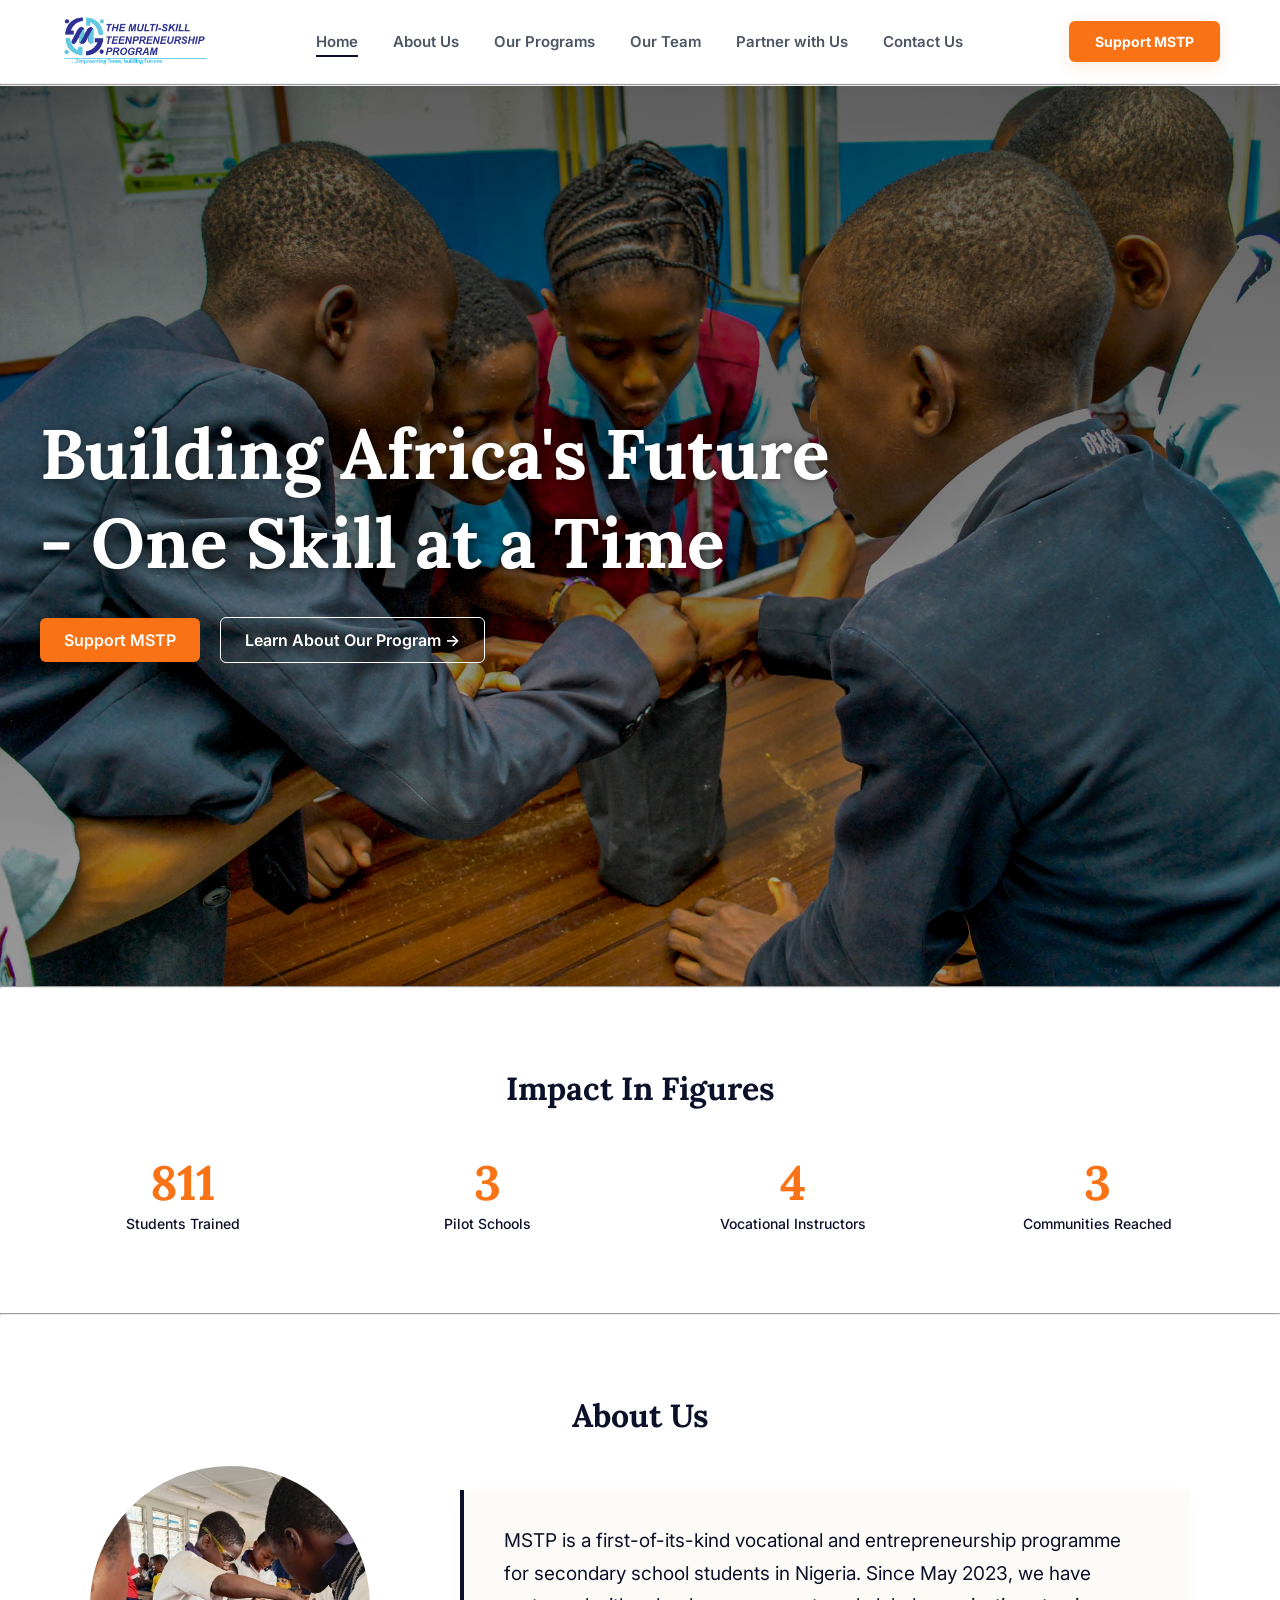
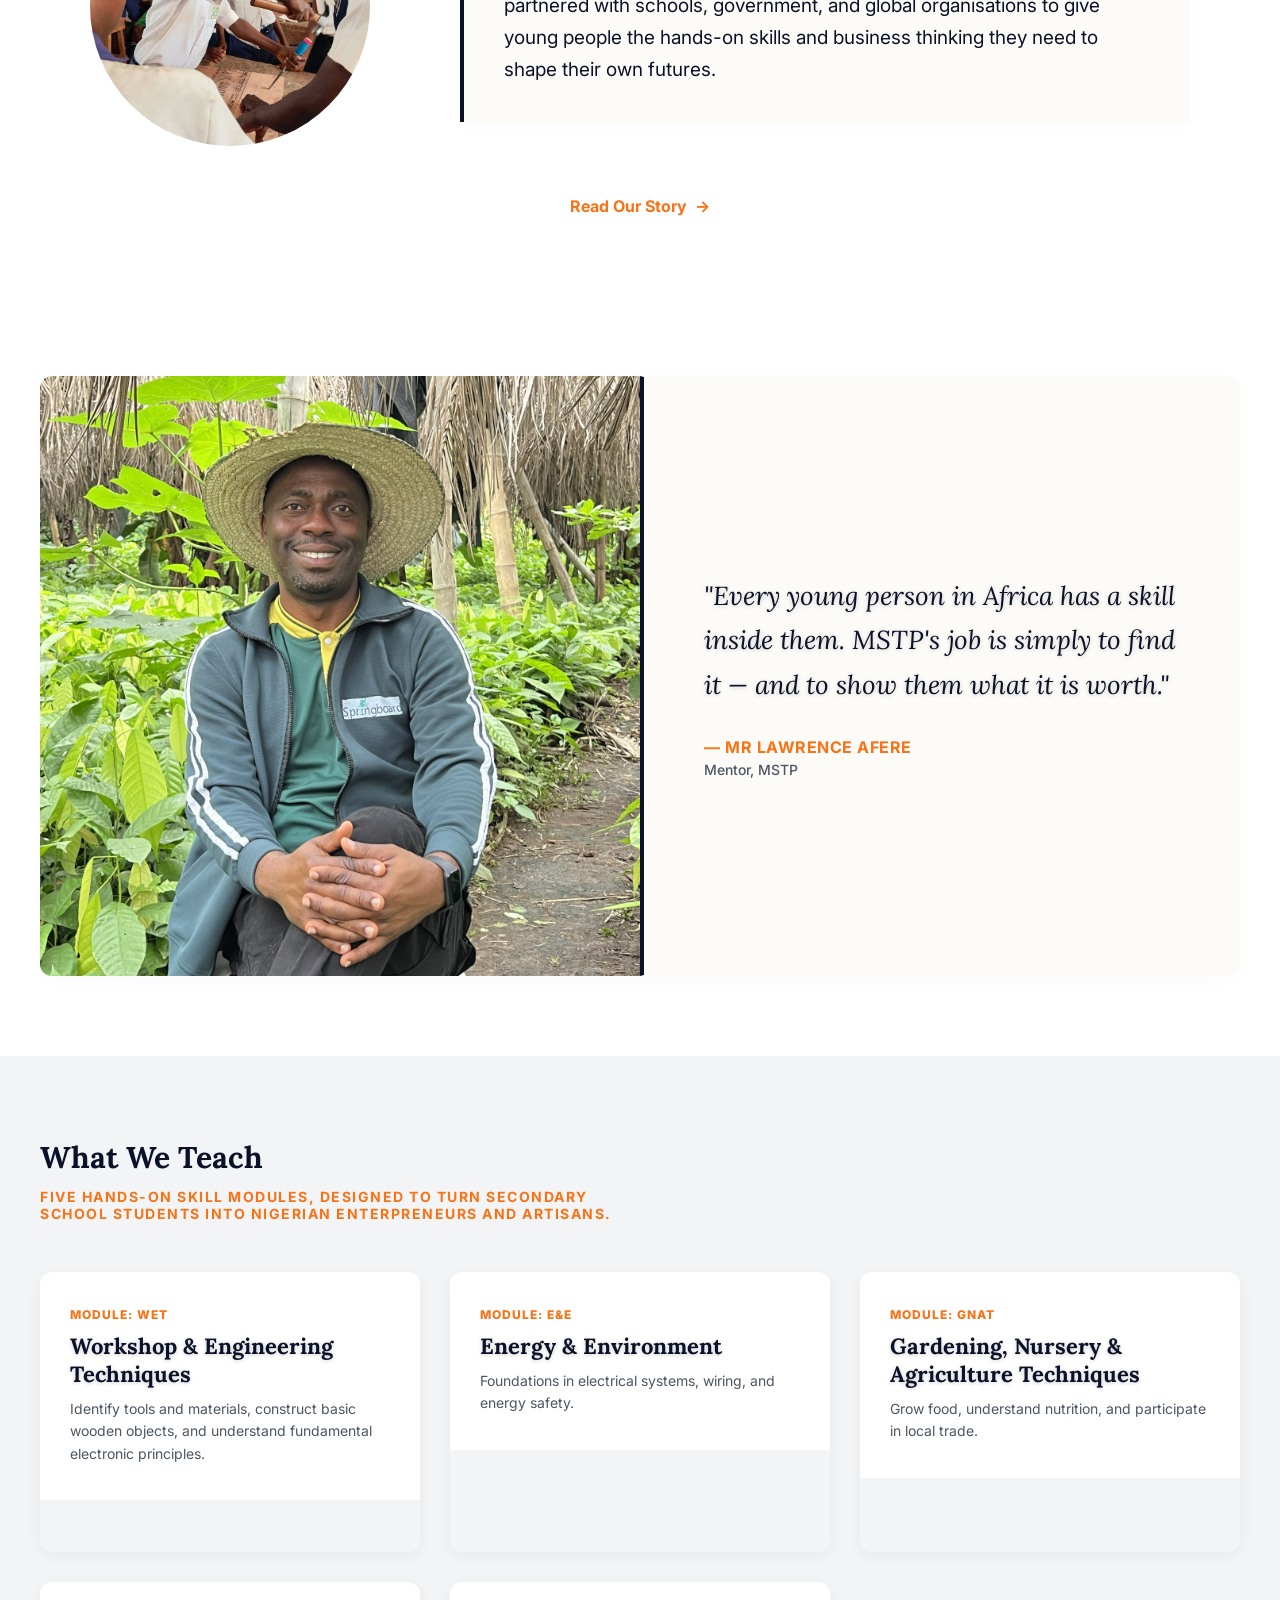
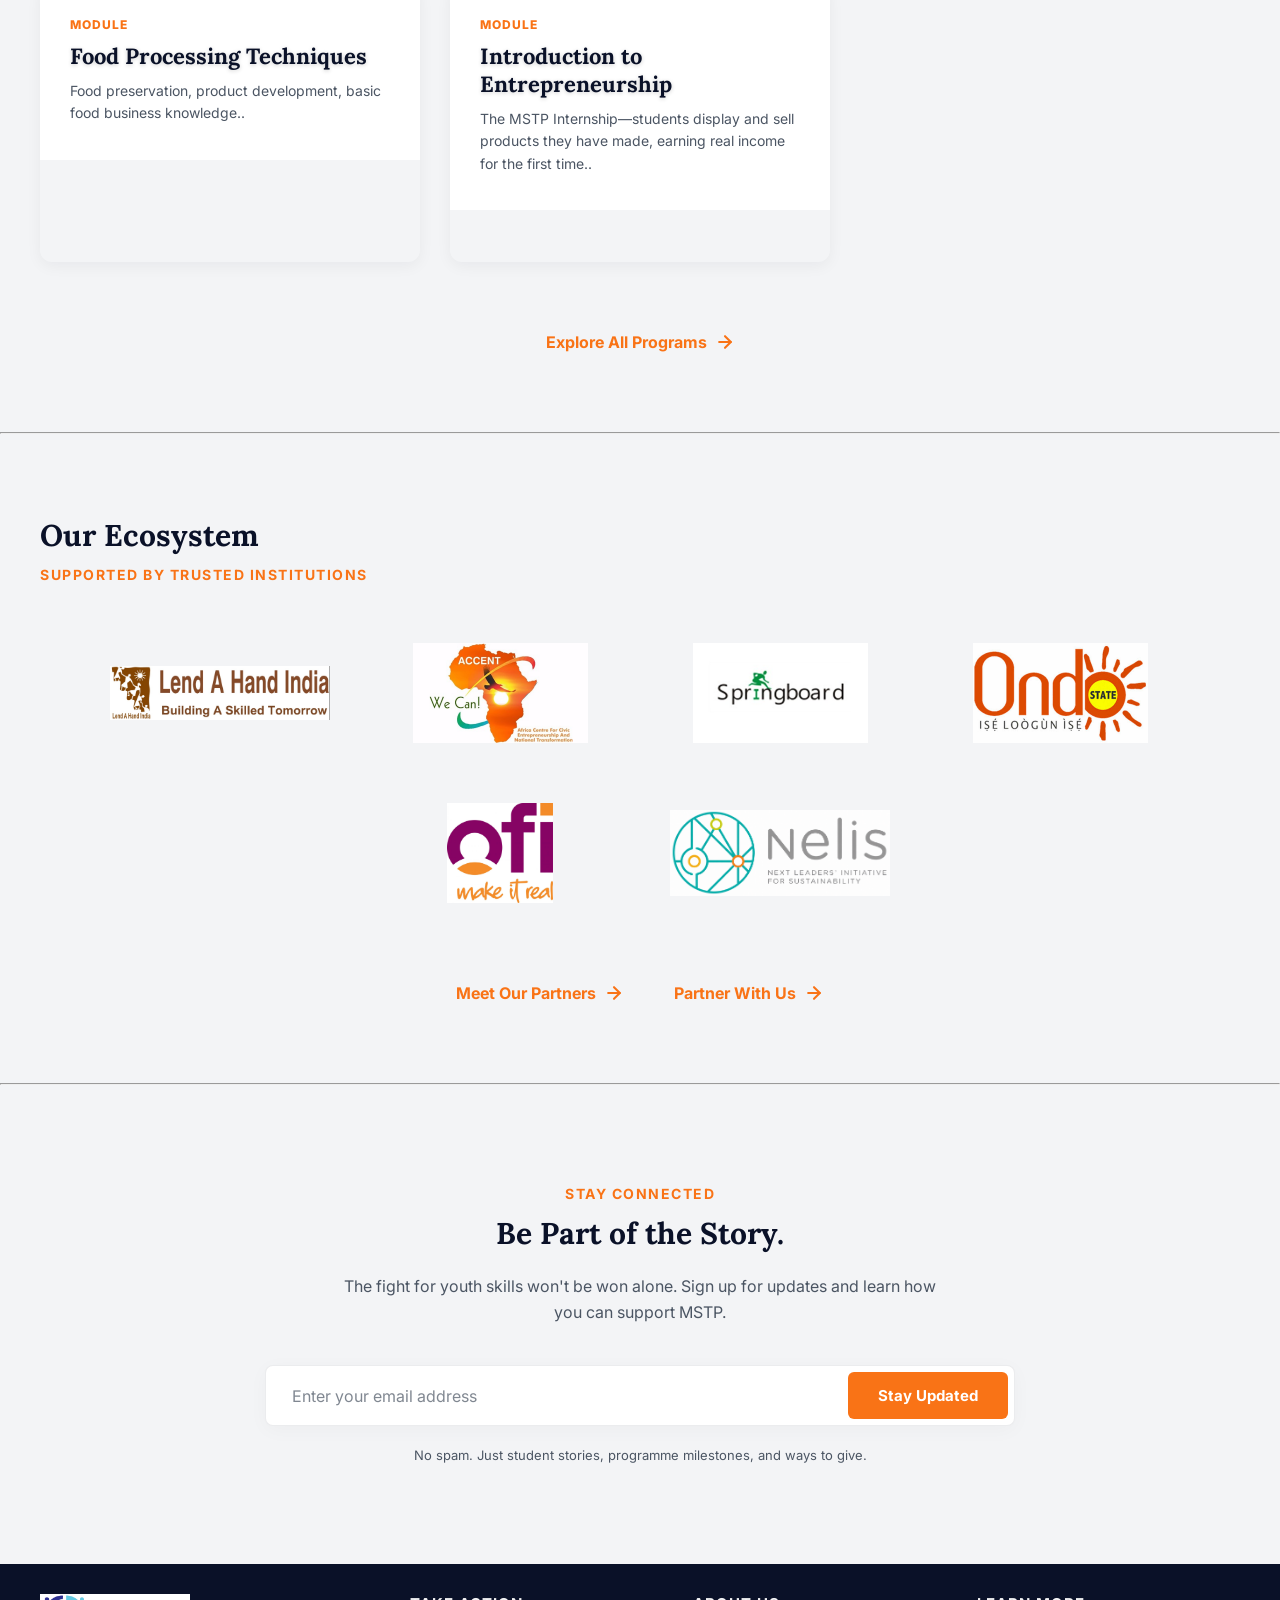
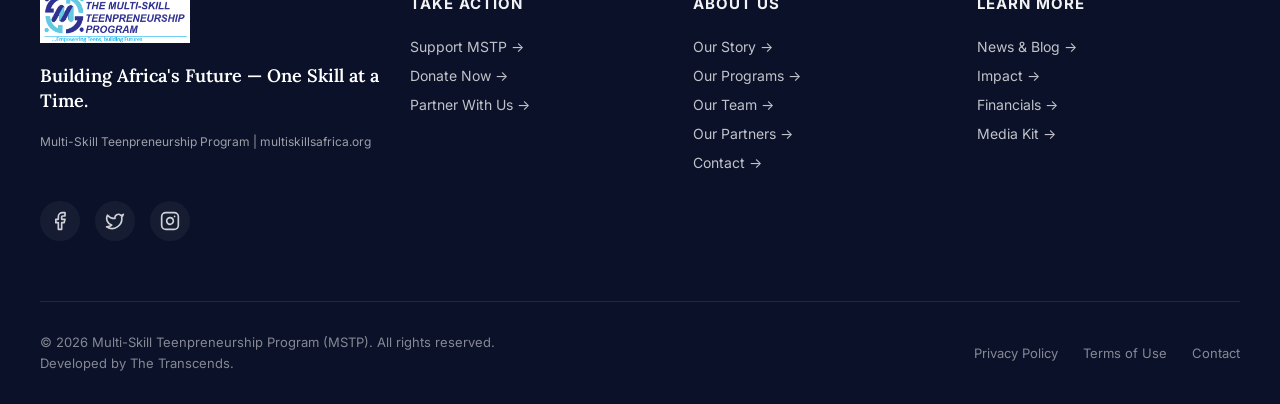
<file: index.html>
<!DOCTYPE html>
<html lang="en">
<head>
    <meta charset="UTF-8">
    <meta name="viewport" content="width=device-width, initial-scale=1.0">
    <title>MultiSkillsAfrica | Home</title>
    <link rel="stylesheet" href="generalstyles.css">
    
    <link rel="stylesheet" href="homepage.css">
    <link rel="stylesheet" href="generalstyles-media-query.css">
    <link href="/IMAGES/multiskillsafrica-fav.png" rel="icon">

    <link rel="preconnect" href="https://fonts.googleapis.com">
    <link rel="preconnect" href="https://fonts.gstatic.com" crossorigin>
    <link href="https://fonts.googleapis.com/css2?family=Inter:wght@400;500;600&family=Lora:ital,wght@0,600;0,700;1,600&display=swap" rel="stylesheet">
</head>
<body>

    <!-- 1. NAVIGATION HEADER (The Welcome Gate) -->
<header id="main-header" class="site-header">
    <div class="header-container">

        <!-- Website Brand/Logo Area -->
        <div class="brand">
            <a href="index.html">
                <img src="/IMAGES/multiskillsafrica-logo.png" alt="multilskillsafrica-logo" class="logo">
            </a>
        </div>

        <!-- Desktop Navigation Area -->
        <nav id="main-nav" class="navigation" aria-label="Main Navigation">
            <ul class="nav-list">
                <li class="nav-item"><a href="index.html" class="nav-link active">Home</a></li>
                <li class="nav-item"><a href="about-us.html" class="nav-link">About Us</a></li>
                <li class="nav-item"><a href="ourprograms.html" class="nav-link">Our Programs</a></li>
                <!-- <li class="nav-item"><a href="impact.html" class="nav-link">Our Impact</a></li>
                <li class="nav-item"><a href="trainers.html" class="nav-link">Trainers Module</a></li> -->
                <li class="nav-item"><a href="team.html" class="nav-link">Our Team</a></li>
                <li class="nav-item"><a href="partner-with-us.html" class="nav-link">Partner with Us</a></li>
                <!-- <li class="nav-item"><a href="partner.html" class="nav-link">Official Partners</a></li> -->
                <li class="nav-item"><a href="contact.html" class="nav-link">Contact Us</a></li>
            </ul>
        </nav>

        <!-- Desktop Action Button Section -->
        <div class="header-actions">
            <a href="support.html" class="nav-cta">Support MSTP</a>
        </div>

        <!-- MOBILE NAVIGATION TRACK ENGINE -->   
        <nav id="mobile-navbar" aria-label="Mobile Navigation">
            <!-- Toggle Button (Always visible on mobile viewports) -->
            <button id="menu-toggle" aria-label="Open Navigation Menu" aria-expanded="false" aria-controls="nav-links">
                <svg xmlns="http://www.w3.org/2000/svg" width="24" height="24" viewBox="0 0 24 24" fill="none" stroke="currentColor" stroke-width="2" stroke-linecap="round" stroke-linejoin="round" class="lucide lucide-menu"><path d="M4 5h16"/><path d="M4 12h16"/><path d="M4 19h16"/></svg>
            </button>

            <!-- Navigation Links Container (The Sliding Drawer) -->
            <div id="nav-links">
                <!-- Close Button inside the sliding drawer -->
                <button id="menu-close" aria-label="Close Navigation Menu">
                    <svg xmlns="http://www.w3.org/2000/svg" width="24" height="24" viewBox="0 0 24 24" fill="none" stroke="currentColor" stroke-width="2" stroke-linecap="round" stroke-linejoin="round" class="lucide lucide-x"><path d="M18 6 6 18"/><path d="m6 6 12 12"/></svg>
                </button>

                <a href="index.html" class="mobile-nav-icon active"><svg xmlns="http://www.w3.org/2000/svg" width="24" height="24" viewBox="0 0 24 24" fill="none" stroke="currentColor" stroke-width="2.25" stroke-linecap="round" stroke-linejoin="round" class="lucide lucide-house"><path d="M15 21v-8a1 1 0 0 0-1-1h-4a1 1 0 0 0-1 1v8"/><path d="M3 10a2 2 0 0 1 .709-1.528l7-6a2 2 0 0 1 2.582 0l7 6A2 2 0 0 1 21 10v9a2 2 0 0 1-2 2H5a2 2 0 0 1-2-2z"/></svg>Home</a>
                <a href="about-us.html" class="mobile-nav-icon"><svg xmlns="http://www.w3.org/2000/svg" width="24" height="24" viewBox="0 0 24 24" fill="none" stroke="currentColor" stroke-width="2.25" stroke-linecap="round" stroke-linejoin="round" class="lucide lucide-users"><path d="M16 21v-2a4 4 0 0 0-4-4H6a4 4 0 0 0-4 4v2"/><path d="M16 3.128a4 4 0 0 1 0 7.744"/><path d="M22 21v-2a4 4 0 0 0-3-3.87"/><circle cx="9" cy="7" r="4"/></svg>About</a>
                <a href="ourprograms.html" class="mobile-nav-icon"><svg xmlns="http://www.w3.org/2000/svg" width="24" height="24" viewBox="0 0 24 24" fill="none" stroke="currentColor" stroke-width="2.25" stroke-linecap="round" stroke-linejoin="round" class="lucide lucide-book-open"><path d="M2 3h6a4 4 0 0 1 4 4v14a3 3 0 0 0-3-3H2z"/><path d="M22 3h-6a4 4 0 0 0-4 4v14a3 3 0 0 1 3-3h7z"/></svg>Our Programs</a>
                
                <a href="impact.html" class="mobile-nav-icon"><svg xmlns="http://www.w3.org/2000/svg" width="24" height="24" viewBox="0 0 24 24" fill="none" stroke="currentColor" stroke-width="2.25" stroke-linecap="round" stroke-linejoin="round" class="lucide lucide-trending-up"><polyline points="22 7 13.5 15.5 8.5 10.5 2 17"/><polyline points="16 7 22 7 22 13"/></svg>Our Impact</a>
                <a href="trainers.html" class="mobile-nav-icon"><svg xmlns="http://www.w3.org/2000/svg" width="24" height="24" viewBox="0 0 24 24" fill="none" stroke="currentColor" stroke-width="2" stroke-linecap="round" stroke-linejoin="round" class="lucide lucide-presentation"><rect width="20" height="14" x="2" y="3" rx="2"/><path d="M12 17v4"/><path d="M9 21h6"/><path d="M8 11l3-3 3 3"/></svg>Trainers Module</a>
                <a href="team.html" class="mobile-nav-icon"><svg xmlns="http://www.w3.org/2000/svg" width="24" height="24" viewBox="0 0 24 24" fill="none" stroke="currentColor" stroke-width="2.25" stroke-linecap="round" stroke-linejoin="round" class="lucide lucide-users-round"><path d="M18 21a6 6 0 0 0-12 0"/><circle cx="12" cy="10" r="4"/><path d="M12 2a14.5 14.5 0 0 0 0 20"/></svg>Our Team</a>
                <a href="blog.html" class="mobile-nav-icon"><svg xmlns="http://www.w3.org/2000/svg" width="24" height="24" viewBox="0 0 24 24" fill="none" stroke="currentColor" stroke-width="2.25" stroke-linecap="round" stroke-linejoin="round" class="lucide lucide-newspaper"><path d="M4 22h16a2 2 0 0 0 2-2V4a2 2 0 0 0-2-2H8a2 2 0 0 0-2 2v16a2 2 0 0 1-2 2Zm0 0a2 2 0 0 1-2-2v-9c0-1.1.9-2 2-2h2"/><path d="M18 14h-8"/><path d="M15 18h-5"/><path d="M10 6h8v4h-8V6Z"/></svg>News & Blog</a>
                <a href="partner.html" class="mobile-nav-icon"><svg xmlns="http://www.w3.org/2000/svg" width="24" height="24" viewBox="0 0 24 24" fill="none" stroke="currentColor" stroke-width="2" stroke-linecap="round" stroke-linejoin="round" class="lucide lucide-handshake"><path d="m11 17 2 2a1 1 0 0 0 1.4 0l4-4a1 1 0 0 0 0-1.4l-11.6-11.6a2.1 2.1 0 0 0-3 3l3.8 3.8"/><path d="m14 14 2.5 2.5a1 1 0 0 0 1.4 0l4-4a1 1 0 0 0 0-1.4L11 2"/><path d="M17 11V7a1 1 0 0 0-1-1h-4"/><path d="M10 11H6a1 1 0 0 1-1-1V6"/></svg>Official Partners</a>
                <a href="partner-with-us.html" class="mobile-nav-icon"><svg xmlns="http://www.w3.org/2000/svg" width="24" height="24" viewBox="0 0 24 24" fill="none" stroke="currentColor" stroke-width="2" stroke-linecap="round" stroke-linejoin="round" class="lucide lucide-handshake-icon lucide-handshake"><path d="m11 17 2 2a1 1 0 1 0 3-3"/><path d="m14 14 2.5 2.5a1 1 0 1 0 3-3l-3.88-3.88a3 3 0 0 0-4.24 0l-.88.88a1 1 0 1 1-3-3l2.81-2.81a5.79 5.79 0 0 1 7.06-.87l.47.28a2 2 0 0 0 1.42.25L21 4"/><path d="m21 3 1 11h-2"/><path d="M3 3 2 14l6.5 6.5a1 1 0 1 0 3-3"/><path d="M3 4h8"/></svg>Partner With Us</a>                
                <a href="contact.html" class="mobile-nav-icon"><svg xmlns="http://www.w3.org/2000/svg" width="24" height="24" viewBox="0 0 24 24" fill="none" stroke="currentColor" stroke-width="2.25" stroke-linecap="round" stroke-linejoin="round" class="lucide lucide-phone-call"><path d="M13 2a9 9 0 0 1 9 9"/><path d="M13 6a5 5 0 0 1 5 5"/><path d="M13.832 16.568a1 1 0 0 0 1.213-.303l.355-.465A2 2 0 0 1 17 15h3a2 2 0 0 1 2 2v3a2 2 0 0 1-2 2A18 18 0 0 1 2 4a2 2 0 0 1 2-2h3a2 2 0 0 1 2 2v3a2 2 0 0 1-.8 1.6l-.468.351a1 1 0 0 0-.292 1.233 14 14 0 0 0 6.392 6.384"/></svg>Contact Us</a>

                <a href="support.html" class="mobile-nav-icon"><svg xmlns="http://www.w3.org/2000/svg" width="24" height="24" viewBox="0 0 24 24" fill="none" stroke="currentColor" stroke-width="2" stroke-linecap="round" stroke-linejoin="round" class="lucide lucide-heart"><path d="M19 14c1.49-1.46 3-3.21 3-5.5A5.5 5.5 0 0 0 16.5 3c-1.76 0-3 .5-4.5 2-1.5-1.5-2.74-2-4.5-2A5.5 5.5 0 0 0 2 8.5c0 2.3 1.5 4.05 3 5.5l7 7Z"/></svg>Support MSTP</a>
            </div>
        </nav>

    </div>
</header>



    <hr>
    

    <main>
        <!-- 2. HERO SECTION -->
        <section class="hero-section reveal-on-scroll">
            <h1 class="hero-headline reveal-on-scroll">Building Africa's Future - One Skill at a Time</h1> 
            
            

            <div class="hero-cta-wrap reveal-on-scroll">
                <!-- Changed container and anchor classes to be unique to the hero area -->
                <div class="hero-btn-wrap primary-cta">
                    <a href="support.html" class="hero-btn-primary">Support MSTP</a>
                </div>
                <div class="about-mstp-cta">
                    <a href="about-us.html">Learn About Our Program &rarr;</a>
                </div>
            </div>
        </section>

        <hr>

        <section class="stats-bar-section reveal-on-scroll">

            <h2 class="about-snippet-heading">Impact In Figures</h2>

            <div class="stats-container">
                
                <div class="stat-card">
                    <span class="stat-number" data-target="2920">0</span>
                    <p class="stat-label">Students Trained</p>
                </div>

                <div class="stat-card">
                    <span class="stat-number" data-target="13">0</span>
                    <p class="stat-label">Pilot Schools</p>
                </div>

                
                <div class="stat-card">
                    <span class="stat-number" data-target="15">0</span>
                    <p class="stat-label">Vocational Instructors</p>
                </div>

                <div class="stat-card">
                    <span class="stat-number" data-target="13">0</span>
                    <p class="stat-label">Communities Reached</p>
                </div>

            </div>
        </section>

        <hr>

        <section class="about-snippet-section reveal-on-scroll">
            <div class="about-snippet-container">
                
                <h2 class="about-snippet-heading">About Us</h2>

                <div class="about-image-wrap">
                <img src="/IMAGES/MSTP Students - About us.jpeg" alt="MSTP Students" class="about-image">
                
                <div class="about-card-display">
                    <p class="about-snippet-text">
                        MSTP is a first-of-its-kind vocational and entrepreneurship programme for secondary school students in Nigeria.     Since May 2023, we have partnered with schools, government, and global organisations to give young people the hands-on skills and business thinking they need to shape their own futures.
                    </p>
                </div>
                </div>

                <div class="about-action-wrap">
                    <a href="about-us.html" class="about-read-more-btn">
                        Read Our Story <span class="arrow-transition">&rarr;</span>
                    </a>
                </div>

            </div>
        </section>

        

        <section class="founder-quote-section reveal-on-scroll">
            <div class="founder-card-master glass-hover-lift">
                
                <div class="founder-photo-side">
                <img src="/IMAGES/MR LAW.jpeg" alt="Mr Lawrence Afere" class="founder-img">
                </div>
                
                <div class="founder-content-side glass-panel">
                <blockquote class="founder-blockquote glass-text-sharp">
                    "Every young person in Africa has a skill inside them. MSTP's job is simply to find it — and to show them what it is worth."
                </blockquote>
                <div class="founder-meta">
                    <span class="founder-name">— Mr Lawrence Afere</span>
                    <span class="founder-title">Mentor, MSTP</span>
                </div>
                </div>

            </div>
        </section>

        <section class="programme-grid-section reveal-on-scroll">
            <div class="programme-grid-container">
                
                <!-- Header Block -->
                <div class="section-header">
                <span class="section-heading">What We Teach</span>
                <h2 class="section-subtext">Five hands-on skill modules, designed to turn secondary school students into Nigerian Enterpreneurs and artisans.</h2>
                </div>

                <!-- Active Card Grid Track -->
                <div class="glass-schools-grid">

                <!-- Card 1: WET -->
                <div class="school-glass-card glass-hover-lift programme-card">
                    <div class="card-image-wrap">
                    <div class="programme-overlay-box programme-card">
                        <span class="programme-module-tag">Module: WET</span>
                        <h3 class="programme-title glass-text-sharp">Workshop & Engineering Techniques</h3>
                        <p class="programme-description"> Identify tools and materials, construct basic wooden objects, and understand fundamental electronic principles.</p>
                    </div>
                    </div>
                </div>

                <!-- Card 2: E&E -->
                <div class="school-glass-card glass-hover-lift programme-card">
                    <div class="card-image-wrap">
                    <div class="programme-overlay-box programme-card">
                        <span class="programme-module-tag">Module: E&E</span>
                        <h3 class="programme-title glass-text-sharp">Energy & Environment</h3>
                        <p class="programme-description">Foundations in electrical systems, wiring, and energy safety.</p>
                    </div>
                    </div>
                </div>

                <!-- Card 3: GNAT -->
                <div class="school-glass-card glass-hover-lift programme-card">
                    <div class="card-image-wrap">
                    <div class="programme-overlay-box programme-card">
                        <span class="programme-module-tag">Module: GNAT</span>
                        <h3 class="programme-title glass-text-sharp">Gardening, Nursery & Agriculture Techniques</h3>
                        <p class="programme-description">Grow food, understand nutrition, and participate in local trade.</p>
                    </div>
                    </div>
                </div>

                <!-- Card 4: Food Processing -->
                <div class="school-glass-card glass-hover-lift programme-card">
                    <div class="card-image-wrap">
                    <div class="programme-overlay-box programme-card">
                        <span class="programme-module-tag">Module</span>
                        <h3 class="programme-title glass-text-sharp">Food Processing Techniques</h3>
                        <p class="programme-description">Food preservation, product development, basic food business knowledge..</p>
                    </div>
                    </div>
                </div>

                <!-- Card 5: Entrepreneurship -->
                <div class="school-glass-card glass-hover-lift programme-card">
                    <div class="card-image-wrap">
                    <div class="programme-overlay-box programme-card">
                        <span class="programme-module-tag">Module</span>
                        <h3 class="programme-title glass-text-sharp">Introduction to Entrepreneurship</h3>
                        <p class="programme-description"> The MSTP Internship—students display and sell products they have made, earning real income for the first time..</p>
                    </div>
                    </div>
                </div>

                </div>

                <!-- Reusable Grid Action Layout Hook -->
                <div class="cta-link-wrap">
                <a href="ourprograms.html" class="cta-link-inline">
                    Explore All Programs 
                    <svg xmlns="http://www.w3.org/2000/svg" width="20" height="20" viewBox="0 0 24 24" fill="none" stroke="currentColor" stroke-width="2.5" stroke-linecap="round" stroke-linejoin="round" class="lucide lucide-arrow-right arrow-transition"><path d="M5 12h14"/><path d="m12 5 7 7-7 7"/></svg>
                </a>
                </div>
            </div>
        </section>

        
        <hr>

        <section class="partners-bar-section reveal-on-scroll">
        <div class="partners-bar-container">
            
            <!-- Standardized Section Header Architecture -->
            <div class="section-header">
            <span class="section-heading">Our Ecosystem</span>
            <h2 class="section-subtext">Supported by Trusted Institutions</h2>
            </div>

         <!-- Interactive Grid Track Container -->
            <div class="partners-logo-grid">

            <!-- Logo 1: Lend-A-Hand India -->
            <a href="https://lendahandindia.org/" target="_blank" class="partner-logo-item" aria-label="View Lend-A-Hand India profile on our partners page">
                <img src="IMAGES/lend-a-hand-logo.jpg" alt="Lend-A-Hand India Logo" class="partner-logo-img">
            </a>

            <!-- Logo 2: ACCENT -->
            <a href="https://businessday.ng/news/article/accent-spring-unveils-multi-skill-teenpreneurship-initiative-in-ondo/" target="_blank" class="partner-logo-item" aria-label="View ACCENT profile on our partners page">
                <img src="IMAGES/accent-logo.png" alt="ACCENT Logo" class="partner-logo-img">
            </a>

            <!-- Logo 3: Springboard -->
            <a href="https://springboardnig.com/" target="_blank" class="partner-logo-item" aria-label="View Springboard profile on our partners page">
                <img src="IMAGES/springboard-logo.png" alt="Springboard Logo" class="partner-logo-img">
            </a>

            <!-- Logo 4: Ondo State Ministry of Education -->
            <a href="https://ondostate.gov.ng/#" target="_blank" class="partner-logo-item" aria-label="View Ondo State Ministry of Education profile on our partners page">
                <img src="IMAGES/ondo-state-logo.png" alt="Ondo State Ministry of Education Logo" class="partner-logo-img">
            </a>

            <!-- Logo 5: OFI -->
            <a href="https://www.ofi.com/en-us" target="_blank" class="partner-logo-item" aria-label="View OFI profile on our partners page">
                <img src="IMAGES/ofi.jpeg" alt="OFI's logo" class="partner-logo-img">
            </a>

            <!-- Logo 6: Neils (UPDATED TO DISPLAY CORRECTLY) -->
            <a href="https://nelisglobal.org/" target="_blank" class="partner-logo-item" aria-label="View Neils profile on our partners page">
                <img src="IMAGES/neils-logo.png" alt="Neils Logo" class="partner-logo-img">
            </a>

            </div>

            
            <!-- Reusable Global CTA Link Component Placement -->
            <div class="cta-link-wrap">
            <a href="partner.html" class="cta-link-inline">
                Meet Our Partners
                <svg xmlns="http://www.w3.org/2000/svg" width="20" height="20" viewBox="0 0 24 24" fill="none" stroke="currentColor" stroke-width="2.5" stroke-linecap="round" stroke-linejoin="round" class="lucide lucide-arrow-right arrow-transition"><path d="M5 12h14"/><path d="m12 5 7 7-7 7"/></svg>
            </a>

            <a href="partner-with-us.html" class="cta-link-inline">
                Partner With Us
                <svg xmlns="http://www.w3.org/2000/svg" width="20" height="20" viewBox="0 0 24 24" fill="none" stroke="currentColor" stroke-width="2.5" stroke-linecap="round" stroke-linejoin="round" class="lucide lucide-arrow-right arrow-transition"><path d="M5 12h14"/><path d="m12 5 7 7-7 7"/></svg>
            </a>
            </div>

        </div>
        </section>

        <hr>

        <section class="newsletter-section reveal-on-scroll">
        <div class="newsletter-container">
            
            <!-- Standardized Section Header with Centered Target Alignments -->
            <div class="section-header">
            <span class="section-subtext">Stay Connected</span>
            <h2 class="section-heading">Be Part of the Story.</h2>
            <p class="section-subtext" style="text-transform: none; font-weight: 400; letter-spacing: normal; font-size: 1.6rem; color: var(--text-muted); margin-top: 1rem;">
                The fight for youth skills won't be won alone. Sign up for updates and learn how you can support MSTP.
            </p>
            </div>

            <!-- Integration Subscription Form Hook -->
            <form action="#" method="POST" class="newsletter-form-group" aria-label="Newsletter Subscription Form">
            <input 
                type="email" 
                name="email" 
                class="newsletter-input" 
                placeholder="Enter your email address" 
                required 
                aria-required="true"
            >
            <button type="submit" class="newsletter-submit-btn">
                Stay Updated
            </button>
            </form>

            <!-- Contextual Compliance Sub-note -->
            <p class="newsletter-subnote">
            No spam. Just student stories, programme milestones, and ways to give.  
            </p>

        </div>
        </section>

    </main>

    <!-- 5. FOOTER SECTION (Logo, Columns, Newsletter, Socials, Legal) -->
<footer class="site-footer">
    <!-- Main informational and interactive column grids -->
    <div class="footer-columns">

        <!-- Footer Column 1 — Logo + Tagline -->
        <div class="footer-col brand-info-col">
            <div class="brand-logo-wrap">
                <a href="/" aria-label="MSTP Home">
                    <!-- MSTP inline SVG logo platform hook -->
                    <img src="/IMAGES/multiskillsafrica-logo.png" alt="multiskillsafricalogo Logo" class="logo">
                </a>
            </div>
            <p class="footer-tagline">Building Africa's Future — One Skill at a Time.</p>
            <p class="footer-subline">Multi-Skill Teenpreneurship Program | multiskillsafrica.org</p>
        </div>

        <!-- Footer Column 2 — Take Action -->
        <div class="footer-col">
            <h2 class="footer-heading">Take Action</h2>
            <ul class="footer-links-list">
                <li><a href="support.html" class="footer-link">Support MSTP &rarr;</a></li>
                <li><a href="support.html" class="footer-link">Donate Now &rarr;</a></li>
                <li><a href="partner-with-us.html" class="footer-link">Partner With Us &rarr;</a></li>
            </ul>
        </div>

        <!-- Footer Column 3 — About Us -->
        <div class="footer-col">
            <h2 class="footer-heading">About Us</h2>
            <ul class="footer-links-list">
                <li><a href="about-us.html" class="footer-link">Our Story &rarr;</a></li>
                <li><a href="ourprograms.html" class="footer-link">Our Programs &rarr;</a></li>
                <li><a href="team.html" class="footer-link">Our Team &rarr;</a></li>
                <li><a href="partner.html" class="footer-link">Our Partners &rarr;</a></li>
                <li><a href="contact.html" class="footer-link">Contact &rarr;</a></li>
            </ul>
        </div>

        <!-- Footer Column 4 — Learn More -->
        <div class="footer-col">
            <h2 class="footer-heading">Learn More</h2>
            <ul class="footer-links-list">
                <li><a href="blog.html" class="footer-link">News & Blog &rarr;</a></li>
                <li><a href="impact.html" class="footer-link">Impact &rarr;</a></li>
                <li><a href="financials.html" class="footer-link">Financials &rarr;</a></li>
                <li><a href="/media" class="footer-link">Media Kit &rarr;</a></li>
            </ul>
        </div>

        <!-- Footer — Newsletter Signup -->
        <div class="footer-col newsletter-col">
            
            <!-- Footer — Social Icons Block -->
            <div class="footer-social-wrap">
                <a href="https://www.facebook.com/profile.php?id=61550199511296" target="_blank" rel="noopener" class="social-icon-link" aria-label="Facebook">
                    <svg xmlns="http://www.w3.org/2000/svg" width="20" height="20" viewBox="0 0 24 24" fill="none" stroke="currentColor" stroke-width="2" stroke-linecap="round" stroke-linejoin="round" class="lucide lucide-facebook"><path d="M18 2h-3a5 5 0 0 0-5 5v3H7v4h3v8h4v-8h3l1-4h-4V7a1 1 0 0 1 1-1h3z"/></svg>
                </a>
                <a href="https://x.com/Multiskill142" target="_blank" rel="noopener" class="social-icon-link" aria-label="X (Twitter)">
                    <svg xmlns="http://www.w3.org/2000/svg" width="20" height="20" viewBox="0 0 24 24" fill="none" stroke="currentColor" stroke-width="2" stroke-linecap="round" stroke-linejoin="round" class="lucide lucide-twitter"><path d="M22 4s-.7 2.1-2 3.4c1.6 10-9.4 17.3-18 11.6 2.2.1 4.4-.6 6-2C3 15.5.5 9.6 3 5c2.2 2.6 5.6 4.1 9 4-.9-4.2 4-6.6 7-3.8 1.1 0 3-1.2 3-1.2z"/></svg>
                </a>
                <a href="https://www.instagram.com/mstpafrica/" target="_blank" rel="noopener" class="social-icon-link" aria-label="Instagram">
                    <svg xmlns="http://www.w3.org/2000/svg" width="20" height="20" viewBox="0 0 24 24" fill="none" stroke="currentColor" stroke-width="2" stroke-linecap="round" stroke-linejoin="round" class="lucide lucide-instagram"><rect width="20" height="20" x="2" y="2" rx="5" ry="5"/><path d="M16 11.37A4 4 0 1 1 12.63 8 4 4 0 0 1 16 11.37z"/><line x1="17.5" x2="17.51" y1="6.5" y2="6.5"/></svg>
                </a>
            </div>
        </div>

    </div>

    <!-- Footer — Legal Row and Credits -->
    <div class="footer-bottom">
        <div class="footer-legal-left">
            <p class="copyright">&copy; 2026 Multi-Skill Teenpreneurship Program (MSTP). All rights reserved.</p>
            <p class="copyright">Developed by The Transcends.</p>
        </div>
        <div class="footer-legal-right">
            <ul class="legal-links-list">
                <li><a href="/privacy" class="legal-link">Privacy Policy</a></li>
                <li><a href="/terms" class="legal-link">Terms of Use</a></li>
                <li><a href="contact.html" class="legal-link">Contact</a></li>
            </ul>
        </div>
    </div>
</footer>

    
    <script src="general-script.js"></script>
</body>
</html>
</file>
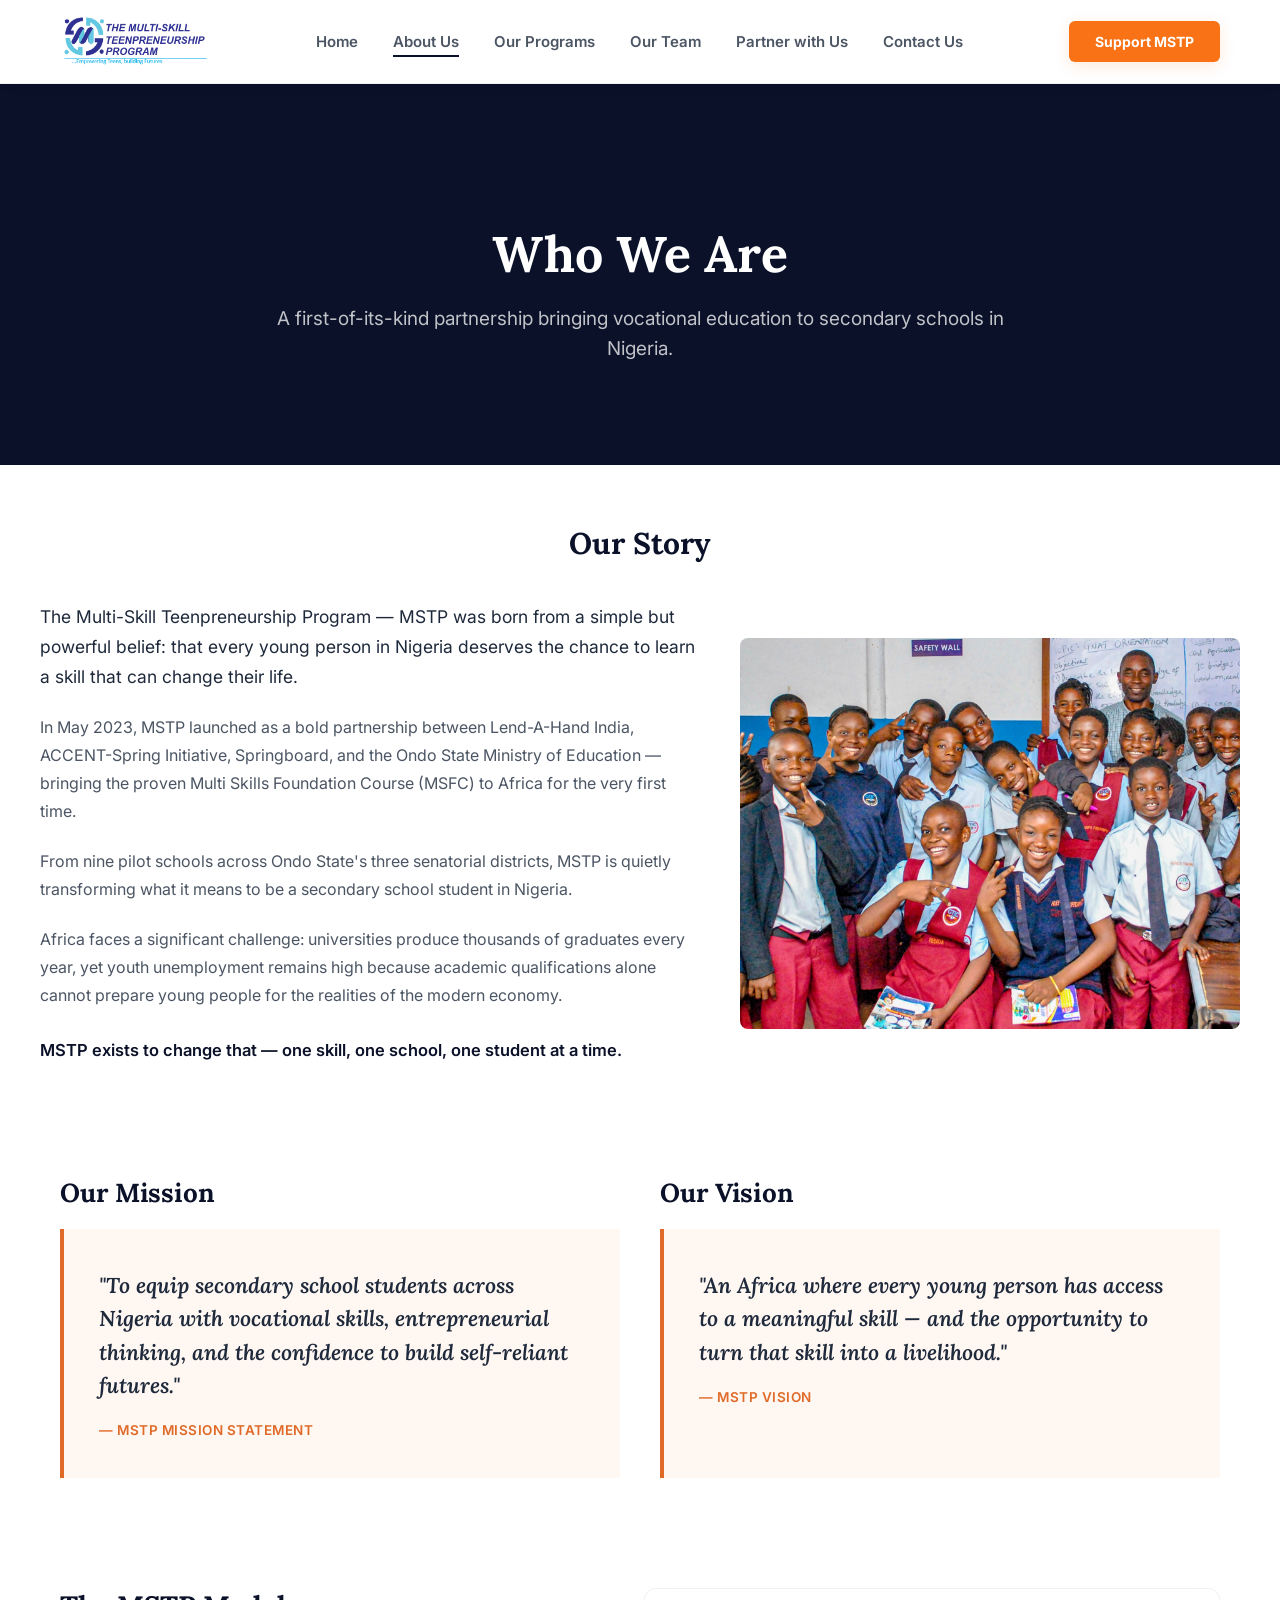
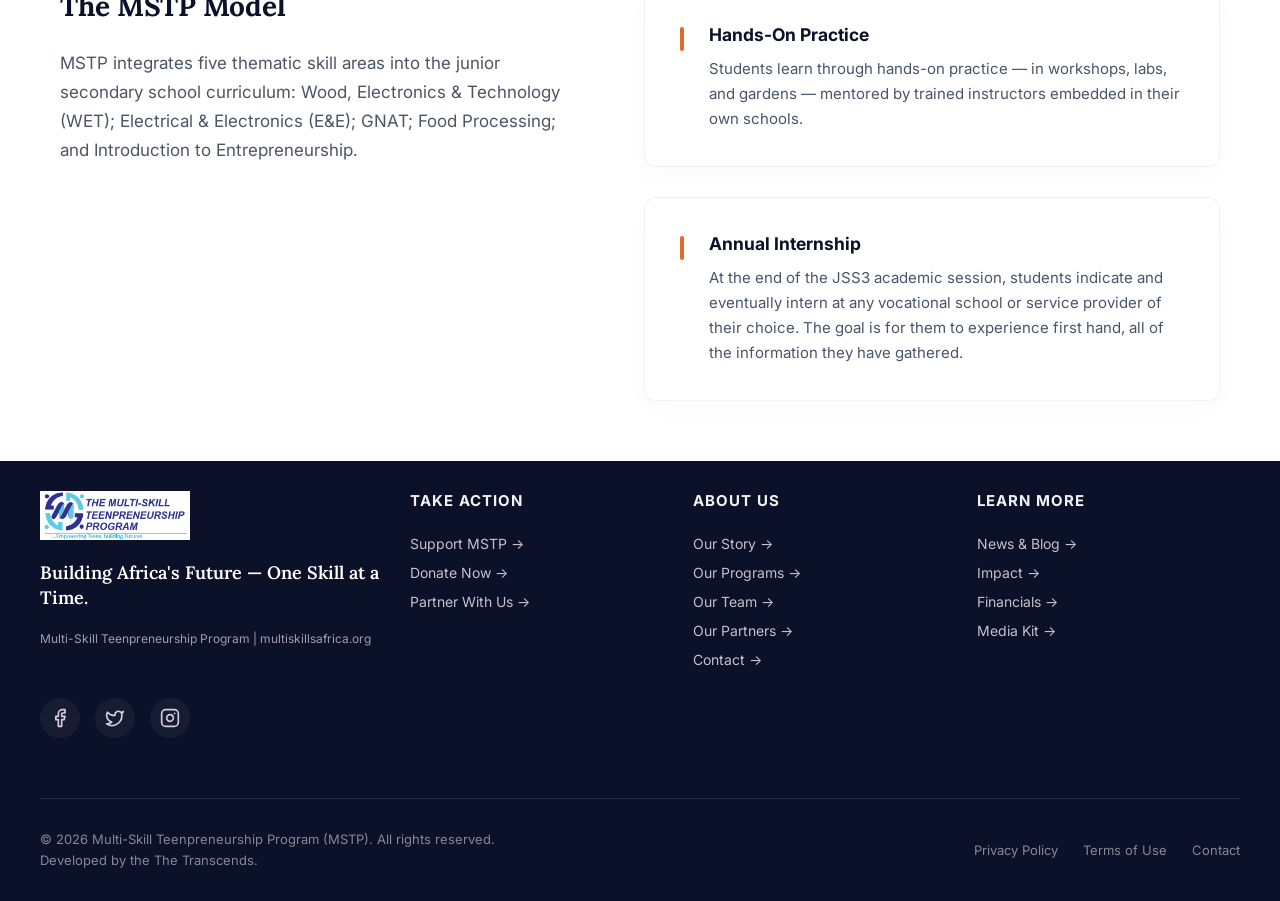
<file: about-us.html>
<!DOCTYPE html>
<html lang="en">
<head>
    <meta charset="UTF-8">
    <meta name="viewport" content="width=device-width, initial-scale=1.0">
    <title>About MSTP — Multi-Skill Teenpreneurship Program</title>

    
    
    <link href="/IMAGES/multiskillsafrica-fav.png" rel="icon">
    
    <link rel="stylesheet" href="generalstyles.css">
    <link rel="stylesheet" href="generalstyles-media-query.css">
    <link rel="stylesheet" href="about-us.css">
    <link rel="stylesheet" href="about-us-media-query.css">
    <link rel="preconnect" href="https://fonts.googleapis.com">
    <link rel="preconnect" href="https://fonts.gstatic.com" crossorigin>
    <link href="https://fonts.googleapis.com/css2?family=Inter:wght@400;500;600;700&family=Lora:ital,wght@0,600;0,700;1,600&display=swap" rel="stylesheet">
</head>
<body>

        <!-- 1. NAVIGATION HEADER (The Welcome Gate) -->
<header id="main-header" class="site-header">
    <div class="header-container">

        <!-- Website Brand/Logo Area -->
        <div class="brand">
            <a href="index.html">
                <img src="/IMAGES/multiskillsafrica-logo.png" alt="multilskillsafrica-logo" class="logo">
            </a>
        </div>

        <!-- Desktop Navigation Area -->
        <nav id="main-nav" class="navigation" aria-label="Main Navigation">
            <ul class="nav-list">
                <li class="nav-item"><a href="index.html" class="nav-link">Home</a></li>
                <li class="nav-item"><a href="about-us.html" class="nav-link active">About Us</a></li>
                <li class="nav-item"><a href="ourprograms.html" class="nav-link">Our Programs</a></li>
                <!-- <li class="nav-item"><a href="impact.html" class="nav-link">Our Impact</a></li>
                <li class="nav-item"><a href="trainers.html" class="nav-link">Trainers Module</a></li> -->
                <li class="nav-item"><a href="team.html" class="nav-link">Our Team</a></li>
                <li class="nav-item"><a href="partner-with-us.html" class="nav-link">Partner with Us</a></li>
                <!-- <li class="nav-item"><a href="partner.html" class="nav-link">Official Partners</a></li> -->
                <li class="nav-item"><a href="contact.html" class="nav-link">Contact Us</a></li>
            </ul>
        </nav>

        <!-- Desktop Action Button Section -->
        <div class="header-actions">
            <a href="support.html" class="nav-cta">Support MSTP</a>
        </div>

        <!-- MOBILE NAVIGATION TRACK ENGINE -->   
        <nav id="mobile-navbar" aria-label="Mobile Navigation">
            <!-- Toggle Button (Always visible on mobile viewports) -->
            <button id="menu-toggle" aria-label="Open Navigation Menu" aria-expanded="false" aria-controls="nav-links">
                <svg xmlns="http://www.w3.org/2000/svg" width="24" height="24" viewBox="0 0 24 24" fill="none" stroke="currentColor" stroke-width="2" stroke-linecap="round" stroke-linejoin="round" class="lucide lucide-menu"><path d="M4 5h16"/><path d="M4 12h16"/><path d="M4 19h16"/></svg>
            </button>

            <!-- Navigation Links Container (The Sliding Drawer) -->
            <div id="nav-links">
                <!-- Close Button inside the sliding drawer -->
                <button id="menu-close" aria-label="Close Navigation Menu">
                    <svg xmlns="http://www.w3.org/2000/svg" width="24" height="24" viewBox="0 0 24 24" fill="none" stroke="currentColor" stroke-width="2" stroke-linecap="round" stroke-linejoin="round" class="lucide lucide-x"><path d="M18 6 6 18"/><path d="m6 6 12 12"/></svg>
                </button>

                <a href="index.html" class="mobile-nav-icon"><svg xmlns="http://www.w3.org/2000/svg" width="24" height="24" viewBox="0 0 24 24" fill="none" stroke="currentColor" stroke-width="2.25" stroke-linecap="round" stroke-linejoin="round" class="lucide lucide-house"><path d="M15 21v-8a1 1 0 0 0-1-1h-4a1 1 0 0 0-1 1v8"/><path d="M3 10a2 2 0 0 1 .709-1.528l7-6a2 2 0 0 1 2.582 0l7 6A2 2 0 0 1 21 10v9a2 2 0 0 1-2 2H5a2 2 0 0 1-2-2z"/></svg>Home</a>
                <a href="about-us.html" class="mobile-nav-icon active"><svg xmlns="http://www.w3.org/2000/svg" width="24" height="24" viewBox="0 0 24 24" fill="none" stroke="currentColor" stroke-width="2.25" stroke-linecap="round" stroke-linejoin="round" class="lucide lucide-users"><path d="M16 21v-2a4 4 0 0 0-4-4H6a4 4 0 0 0-4 4v2"/><path d="M16 3.128a4 4 0 0 1 0 7.744"/><path d="M22 21v-2a4 4 0 0 0-3-3.87"/><circle cx="9" cy="7" r="4"/></svg>About</a>
                <a href="ourprograms.html" class="mobile-nav-icon"><svg xmlns="http://www.w3.org/2000/svg" width="24" height="24" viewBox="0 0 24 24" fill="none" stroke="currentColor" stroke-width="2.25" stroke-linecap="round" stroke-linejoin="round" class="lucide lucide-book-open"><path d="M2 3h6a4 4 0 0 1 4 4v14a3 3 0 0 0-3-3H2z"/><path d="M22 3h-6a4 4 0 0 0-4 4v14a3 3 0 0 1 3-3h7z"/></svg>Our Programs</a>
                
                <a href="impact.html" class="mobile-nav-icon"><svg xmlns="http://www.w3.org/2000/svg" width="24" height="24" viewBox="0 0 24 24" fill="none" stroke="currentColor" stroke-width="2.25" stroke-linecap="round" stroke-linejoin="round" class="lucide lucide-trending-up"><polyline points="22 7 13.5 15.5 8.5 10.5 2 17"/><polyline points="16 7 22 7 22 13"/></svg>Our Impact</a>
                <a href="trainers.html" class="mobile-nav-icon"><svg xmlns="http://www.w3.org/2000/svg" width="24" height="24" viewBox="0 0 24 24" fill="none" stroke="currentColor" stroke-width="2" stroke-linecap="round" stroke-linejoin="round" class="lucide lucide-presentation"><rect width="20" height="14" x="2" y="3" rx="2"/><path d="M12 17v4"/><path d="M9 21h6"/><path d="M8 11l3-3 3 3"/></svg>Trainers Module</a>
                <a href="team.html" class="mobile-nav-icon"><svg xmlns="http://www.w3.org/2000/svg" width="24" height="24" viewBox="0 0 24 24" fill="none" stroke="currentColor" stroke-width="2.25" stroke-linecap="round" stroke-linejoin="round" class="lucide lucide-users-round"><path d="M18 21a6 6 0 0 0-12 0"/><circle cx="12" cy="10" r="4"/><path d="M12 2a14.5 14.5 0 0 0 0 20"/></svg>Our Team</a>
                <a href="blog.html" class="mobile-nav-icon"><svg xmlns="http://www.w3.org/2000/svg" width="24" height="24" viewBox="0 0 24 24" fill="none" stroke="currentColor" stroke-width="2.25" stroke-linecap="round" stroke-linejoin="round" class="lucide lucide-newspaper"><path d="M4 22h16a2 2 0 0 0 2-2V4a2 2 0 0 0-2-2H8a2 2 0 0 0-2 2v16a2 2 0 0 1-2 2Zm0 0a2 2 0 0 1-2-2v-9c0-1.1.9-2 2-2h2"/><path d="M18 14h-8"/><path d="M15 18h-5"/><path d="M10 6h8v4h-8V6Z"/></svg>News & Blog</a>
                <a href="partner.html" class="mobile-nav-icon"><svg xmlns="http://www.w3.org/2000/svg" width="24" height="24" viewBox="0 0 24 24" fill="none" stroke="currentColor" stroke-width="2" stroke-linecap="round" stroke-linejoin="round" class="lucide lucide-handshake"><path d="m11 17 2 2a1 1 0 0 0 1.4 0l4-4a1 1 0 0 0 0-1.4l-11.6-11.6a2.1 2.1 0 0 0-3 3l3.8 3.8"/><path d="m14 14 2.5 2.5a1 1 0 0 0 1.4 0l4-4a1 1 0 0 0 0-1.4L11 2"/><path d="M17 11V7a1 1 0 0 0-1-1h-4"/><path d="M10 11H6a1 1 0 0 1-1-1V6"/></svg>Official Partners</a>
                <a href="partner-with-us.html" class="mobile-nav-icon"><svg xmlns="http://www.w3.org/2000/svg" width="24" height="24" viewBox="0 0 24 24" fill="none" stroke="currentColor" stroke-width="2" stroke-linecap="round" stroke-linejoin="round" class="lucide lucide-handshake-icon lucide-handshake"><path d="m11 17 2 2a1 1 0 1 0 3-3"/><path d="m14 14 2.5 2.5a1 1 0 1 0 3-3l-3.88-3.88a3 3 0 0 0-4.24 0l-.88.88a1 1 0 1 1-3-3l2.81-2.81a5.79 5.79 0 0 1 7.06-.87l.47.28a2 2 0 0 0 1.42.25L21 4"/><path d="m21 3 1 11h-2"/><path d="M3 3 2 14l6.5 6.5a1 1 0 1 0 3-3"/><path d="M3 4h8"/></svg>Partner With Us</a>                
                <a href="contact.html" class="mobile-nav-icon"><svg xmlns="http://www.w3.org/2000/svg" width="24" height="24" viewBox="0 0 24 24" fill="none" stroke="currentColor" stroke-width="2.25" stroke-linecap="round" stroke-linejoin="round" class="lucide lucide-phone-call"><path d="M13 2a9 9 0 0 1 9 9"/><path d="M13 6a5 5 0 0 1 5 5"/><path d="M13.832 16.568a1 1 0 0 0 1.213-.303l.355-.465A2 2 0 0 1 17 15h3a2 2 0 0 1 2 2v3a2 2 0 0 1-2 2A18 18 0 0 1 2 4a2 2 0 0 1 2-2h3a2 2 0 0 1 2 2v3a2 2 0 0 1-.8 1.6l-.468.351a1 1 0 0 0-.292 1.233 14 14 0 0 0 6.392 6.384"/></svg>Contact Us</a>

                <a href="support.html" class="mobile-nav-icon"><svg xmlns="http://www.w3.org/2000/svg" width="24" height="24" viewBox="0 0 24 24" fill="none" stroke="currentColor" stroke-width="2" stroke-linecap="round" stroke-linejoin="round" class="lucide lucide-heart"><path d="M19 14c1.49-1.46 3-3.21 3-5.5A5.5 5.5 0 0 0 16.5 3c-1.76 0-3 .5-4.5 2-1.5-1.5-2.74-2-4.5-2A5.5 5.5 0 0 0 2 8.5c0 2.3 1.5 4.05 3 5.5l7 7Z"/></svg>Support MSTP</a>
            </div>
        </nav>

    </div>
</header>


    <main class="about-master-main">
     <!-- ==========================================
   SECTION 1: HERO HEADER (WHO WE ARE)
   ========================================== -->
    <section class="page-hero reveal-on-scroll">

        <!-- FIXED: Removed the broken "reveal on scroll" class string here -->
        <div class="hero-content-inner">
            <h1 class="page-main-title">Who We Are</h1>
            <p class="page-subtitle">A first-of-its-kind partnership bringing vocational education to secondary schools in Nigeria.</p>
        </div>
    
    </section>

        <!-- ==========================================
     SECTION 2: OUR STORY MODULE
     ========================================== -->
    <section class="story-layout-section reveal-on-scroll">

        <!-- Section Header Anchor -->
        <h2 class="story-section-title">Our Story</h2>

        <div class="story-inner-container reveal-on-scroll">

            <!-- Narrative Text Container -->
            <div class="story-content-flow">
                <p class="story-text-para story-lead-paragraph">The Multi-Skill Teenpreneurship Program — MSTP was born from a simple but powerful belief: that every young person in Nigeria deserves the chance to learn a skill that can change their life.</p>
                
                <p class="story-text-para">In May 2023, MSTP launched as a bold partnership between Lend-A-Hand India, ACCENT-Spring Initiative, Springboard, and the Ondo State Ministry of Education — bringing the proven Multi Skills Foundation Course (MSFC) to Africa for the very first time.</p>
                
                <p class="story-text-para">From nine pilot schools across Ondo State's three senatorial districts, MSTP is quietly transforming what it means to be a secondary school student in Nigeria.</p>
                
                <p class="story-text-para">Africa faces a significant challenge: universities produce thousands of graduates every year, yet youth unemployment remains high because academic qualifications alone cannot prepare young people for the realities of the modern economy.</p>
                
                <p class="story-text-para story-closing-emphasis">MSTP exists to change that — one skill, one school, one student at a time.</p>
        
                <!-- NEW: Your image container on the right side -->
            </div>

            <img src="/IMAGES/mstp-students.jpg" alt="MSTP Students" class="story-img">
            

        </div>
    </section>

    <!-- ==========================================
     SECTION 3 & 4: CORE INTENTIONS LAYOUT Grid
     ========================================== -->
    <section class="intentions-layout-container reveal-on-scroll">
        <div class="intentions-flex-wrapper reveal-on-scroll">
            
            <!-- Mission Component Card -->
            <article class="intent-card-block">
                <h2 class="intent-section-title">Our Mission</h2>
                <blockquote class="intent-blockquote-tint" cite="/about">
                    <p class="intent-quote-text">"To equip secondary school students across Nigeria with vocational skills, entrepreneurial thinking, and the confidence to build self-reliant futures."</p>
                    <footer class="intent-quote-footer">— MSTP Mission statement</footer>
                </blockquote>
            </article>

            <!-- Vision Component Card -->
            <article class="intent-card-block">
                <h2 class="intent-section-title">Our Vision</h2>
                <blockquote class="intent-blockquote-tint" cite="/about">
                    <p class="intent-quote-text">"An Africa where every young person has access to a meaningful skill — and the opportunity to turn that skill into a livelihood."</p>
                    <footer class="intent-quote-footer">— MSTP Vision</footer>
                </blockquote>
            </article>

        </div>
    </section>

    <!-- ==========================================
     SECTION 5: THE MSTP MODEL FRAMEWORK
     ========================================== -->
    <section class="model-layout-section reveal-on-scroll">
        <div class="model-grid-container">
            
            <!-- Left Side: Section Header & Core Description -->
            <div class="model-intro-column">
                <h2 class="model-main-heading">The MSTP Model</h2>
                <p class="model-description-lead">MSTP integrates five thematic skill areas into the junior secondary school curriculum: Wood, Electronics & Technology (WET); Electrical & Electronics (E&E); GNAT; Food Processing; and Introduction to Entrepreneurship.</p>
            </div>

            <!-- Right Side: Structural Execution Feature Cards -->
            <div class="model-features-column">
                
                <!-- Learning Environment Card -->
                <div class="model-feature-card">
                    <div class="model-card-decorator"></div>
                    <div class="model-card-content">
                        <h3 class="model-card-title">Hands-On Practice</h3>
                        <p class="model-card-text">Students learn through hands-on practice — in workshops, labs, and gardens — mentored by trained instructors embedded in their own schools.</p>
                    </div>
                </div>

                <!-- Trade Fair Card -->
                <div class="model-feature-card">
                    <div class="model-card-decorator"></div>
                    <div class="model-card-content">
                        <h3 class="model-card-title">Annual Internship</h3>
                        <p class="model-card-text">At the end of the JSS3 academic session, students indicate and eventually intern at any vocational school or service provider of their choice. The goal is for them to experience first hand, all of the information they have gathered.</p>
                    </div>
                </div>

            </div>

        </div>
    </section>


    </main>

        <!-- 5. FOOTER SECTION (Logo, Columns, Newsletter, Socials, Legal) -->
<footer class="site-footer">
    <!-- Main informational and interactive column grids -->
    <div class="footer-columns">

        <!-- Footer Column 1 — Logo + Tagline -->
        <div class="footer-col brand-info-col">
            <div class="brand-logo-wrap">
                <a href="/" aria-label="MSTP Home">
                    <!-- MSTP inline SVG logo platform hook -->
                    <img src="/IMAGES/multiskillsafrica-logo.png" alt="multiskillsafricalogo Logo" class="logo">
                </a>
            </div>
            <p class="footer-tagline">Building Africa's Future — One Skill at a Time.</p>
            <p class="footer-subline">Multi-Skill Teenpreneurship Program | multiskillsafrica.org</p>
        </div>

        <!-- Footer Column 2 — Take Action -->
        <div class="footer-col">
            <h2 class="footer-heading">Take Action</h2>
            <ul class="footer-links-list">
                <li><a href="support.html" class="footer-link">Support MSTP &rarr;</a></li>
                <li><a href="support.html" class="footer-link">Donate Now &rarr;</a></li>
                <li><a href="partner-with-us.html" class="footer-link">Partner With Us &rarr;</a></li>
            </ul>
        </div>

        <!-- Footer Column 3 — About Us -->
        <div class="footer-col">
            <h2 class="footer-heading">About Us</h2>
            <ul class="footer-links-list">
                <li><a href="about-us.html" class="footer-link">Our Story &rarr;</a></li>
                <li><a href="ourprograms.html" class="footer-link">Our Programs &rarr;</a></li>
                <li><a href="team.html" class="footer-link">Our Team &rarr;</a></li>
                <li><a href="partner.html" class="footer-link">Our Partners &rarr;</a></li>
                <li><a href="contact.html" class="footer-link">Contact &rarr;</a></li>
            </ul>
        </div>

        <!-- Footer Column 4 — Learn More -->
        <div class="footer-col">
            <h2 class="footer-heading">Learn More</h2>
            <ul class="footer-links-list">
                <li><a href="blog.html" class="footer-link">News & Blog &rarr;</a></li>
                <li><a href="impact.html" class="footer-link">Impact &rarr;</a></li>
                <li><a href="financials.html" class="footer-link">Financials &rarr;</a></li>
                <li><a href="/media" class="footer-link">Media Kit &rarr;</a></li>
            </ul>
        </div>

        <!-- Footer — Newsletter Signup -->
        <div class="footer-col newsletter-col">
            
            <!-- Footer — Social Icons Block -->
            <div class="footer-social-wrap">
                <a href="https://www.facebook.com/profile.php?id=61550199511296" target="_blank" rel="noopener" class="social-icon-link" aria-label="Facebook">
                    <svg xmlns="http://www.w3.org/2000/svg" width="20" height="20" viewBox="0 0 24 24" fill="none" stroke="currentColor" stroke-width="2" stroke-linecap="round" stroke-linejoin="round" class="lucide lucide-facebook"><path d="M18 2h-3a5 5 0 0 0-5 5v3H7v4h3v8h4v-8h3l1-4h-4V7a1 1 0 0 1 1-1h3z"/></svg>
                </a>
                <a href="https://x.com/Multiskill142" target="_blank" rel="noopener" class="social-icon-link" aria-label="X (Twitter)">
                    <svg xmlns="http://www.w3.org/2000/svg" width="20" height="20" viewBox="0 0 24 24" fill="none" stroke="currentColor" stroke-width="2" stroke-linecap="round" stroke-linejoin="round" class="lucide lucide-twitter"><path d="M22 4s-.7 2.1-2 3.4c1.6 10-9.4 17.3-18 11.6 2.2.1 4.4-.6 6-2C3 15.5.5 9.6 3 5c2.2 2.6 5.6 4.1 9 4-.9-4.2 4-6.6 7-3.8 1.1 0 3-1.2 3-1.2z"/></svg>
                </a>
                <a href="https://www.instagram.com/mstpafrica/" target="_blank" rel="noopener" class="social-icon-link" aria-label="Instagram">
                    <svg xmlns="http://www.w3.org/2000/svg" width="20" height="20" viewBox="0 0 24 24" fill="none" stroke="currentColor" stroke-width="2" stroke-linecap="round" stroke-linejoin="round" class="lucide lucide-instagram"><rect width="20" height="20" x="2" y="2" rx="5" ry="5"/><path d="M16 11.37A4 4 0 1 1 12.63 8 4 4 0 0 1 16 11.37z"/><line x1="17.5" x2="17.51" y1="6.5" y2="6.5"/></svg>
                </a>
            </div>
        </div>

    </div>

    <!-- Footer — Legal Row and Credits -->
    <div class="footer-bottom">
        <div class="footer-legal-left">
            <p class="copyright">&copy; 2026 Multi-Skill Teenpreneurship Program (MSTP). All rights reserved.</p>
            <p class="copyright">Developed by the The Transcends.</p>
        </div>
        <div class="footer-legal-right">
            <ul class="legal-links-list">
                <li><a href="/privacy" class="legal-link">Privacy Policy</a></li>
                <li><a href="/terms" class="legal-link">Terms of Use</a></li>
                <li><a href="contact.html" class="legal-link">Contact</a></li>
            </ul>
        </div>
    </div>
</footer>

    <script src="general-script.js"></script>
</body>
</html>
</file>
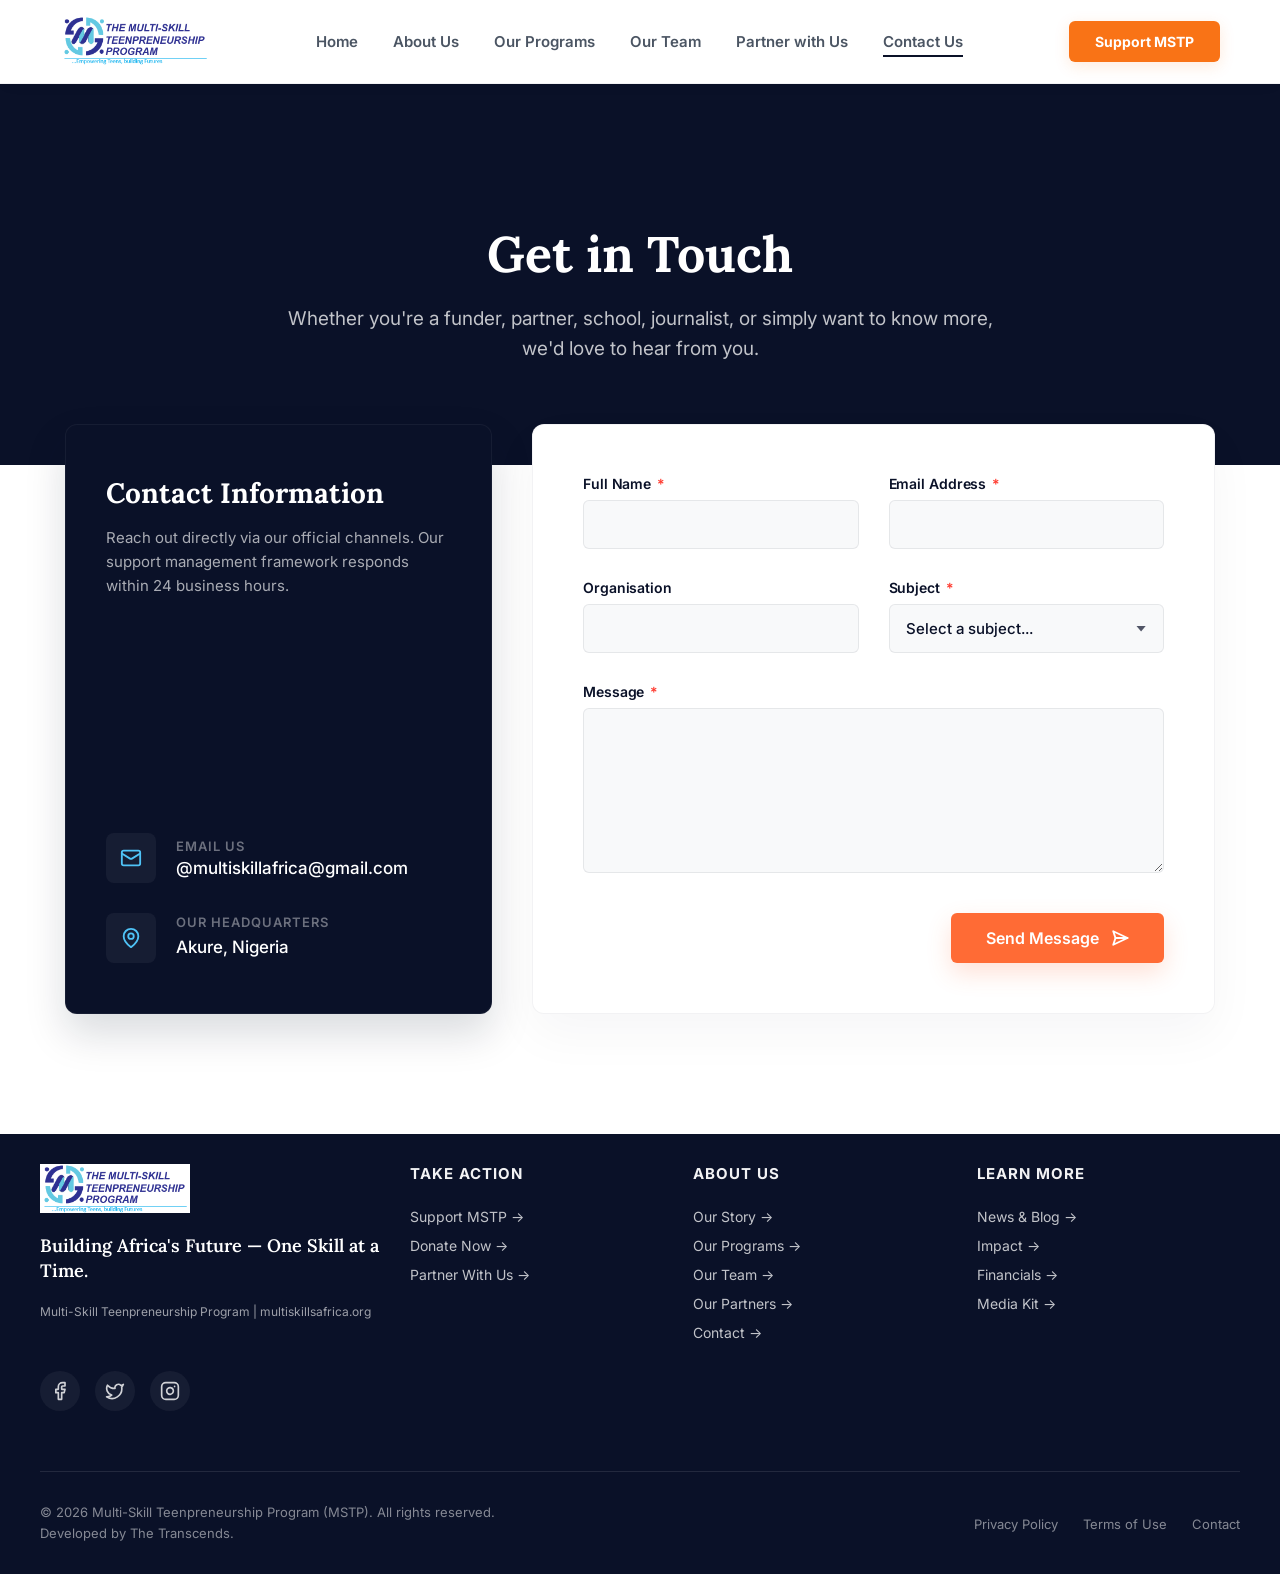
<file: contact.html>
<!DOCTYPE html>
<html lang="en">
<head>
    <meta charset="UTF-8">
    <meta name="viewport" content="width=device-width, initial-scale=1.0">
    <title>Contact Us | MSTP</title>
    <link rel="stylesheet" href="generalstyles.css">
    <link rel="stylesheet" href="generalstyles-media-query.css">
    <link rel="stylesheet" href="contact.css">
    <link href="/IMAGES/multiskillsafrica-fav.png" rel="icon">

    <link rel="preconnect" href="https://fonts.googleapis.com">
    <link rel="preconnect" href="https://fonts.gstatic.com" crossorigin>
    <link href="https://fonts.googleapis.com/css2?family=Inter:wght@400;500;600&family=Lora:ital,wght@0,600;0,700;1,600&display=swap" rel="stylesheet">
</head>
<body>

        <!-- 1. NAVIGATION HEADER (The Welcome Gate) -->
<header id="main-header" class="site-header">
    <div class="header-container">

        <!-- Website Brand/Logo Area -->
        <div class="brand">
            <a href="index.html">
                <img src="/IMAGES/multiskillsafrica-logo.png" alt="multilskillsafrica-logo" class="logo">
            </a>
        </div>

        <!-- Desktop Navigation Area -->
        <nav id="main-nav" class="navigation" aria-label="Main Navigation">
            <ul class="nav-list">
                <li class="nav-item"><a href="index.html" class="nav-link">Home</a></li>
                <li class="nav-item"><a href="about-us.html" class="nav-link">About Us</a></li>
                <li class="nav-item"><a href="ourprograms.html" class="nav-link">Our Programs</a></li>
                <!-- <li class="nav-item"><a href="impact.html" class="nav-link">Our Impact</a></li>
                <li class="nav-item"><a href="trainers.html" class="nav-link">Trainers Module</a></li> -->
                <li class="nav-item"><a href="team.html" class="nav-link">Our Team</a></li>
                <li class="nav-item"><a href="partner-with-us.html" class="nav-link">Partner with Us</a></li>
                <!-- <li class="nav-item"><a href="partner.html" class="nav-link">Official Partners</a></li> -->
                <li class="nav-item"><a href="contact.html" class="nav-link active">Contact Us</a></li>
            </ul>
        </nav>

        <!-- Desktop Action Button Section -->
        <div class="header-actions">
            <a href="support.html" class="nav-cta">Support MSTP</a>
        </div>

        <!-- MOBILE NAVIGATION TRACK ENGINE -->   
        <nav id="mobile-navbar" aria-label="Mobile Navigation">
            <!-- Toggle Button (Always visible on mobile viewports) -->
            <button id="menu-toggle" aria-label="Open Navigation Menu" aria-expanded="false" aria-controls="nav-links">
                <svg xmlns="http://www.w3.org/2000/svg" width="24" height="24" viewBox="0 0 24 24" fill="none" stroke="currentColor" stroke-width="2" stroke-linecap="round" stroke-linejoin="round" class="lucide lucide-menu"><path d="M4 5h16"/><path d="M4 12h16"/><path d="M4 19h16"/></svg>
            </button>

            <!-- Navigation Links Container (The Sliding Drawer) -->
            <div id="nav-links">
                <!-- Close Button inside the sliding drawer -->
                <button id="menu-close" aria-label="Close Navigation Menu">
                    <svg xmlns="http://www.w3.org/2000/svg" width="24" height="24" viewBox="0 0 24 24" fill="none" stroke="currentColor" stroke-width="2" stroke-linecap="round" stroke-linejoin="round" class="lucide lucide-x"><path d="M18 6 6 18"/><path d="m6 6 12 12"/></svg>
                </button>

                <a href="index.html" class="mobile-nav-icon"><svg xmlns="http://www.w3.org/2000/svg" width="24" height="24" viewBox="0 0 24 24" fill="none" stroke="currentColor" stroke-width="2.25" stroke-linecap="round" stroke-linejoin="round" class="lucide lucide-house"><path d="M15 21v-8a1 1 0 0 0-1-1h-4a1 1 0 0 0-1 1v8"/><path d="M3 10a2 2 0 0 1 .709-1.528l7-6a2 2 0 0 1 2.582 0l7 6A2 2 0 0 1 21 10v9a2 2 0 0 1-2 2H5a2 2 0 0 1-2-2z"/></svg>Home</a>
                <a href="about-us.html" class="mobile-nav-icon"><svg xmlns="http://www.w3.org/2000/svg" width="24" height="24" viewBox="0 0 24 24" fill="none" stroke="currentColor" stroke-width="2.25" stroke-linecap="round" stroke-linejoin="round" class="lucide lucide-users"><path d="M16 21v-2a4 4 0 0 0-4-4H6a4 4 0 0 0-4 4v2"/><path d="M16 3.128a4 4 0 0 1 0 7.744"/><path d="M22 21v-2a4 4 0 0 0-3-3.87"/><circle cx="9" cy="7" r="4"/></svg>About</a>
                <a href="ourprograms.html" class="mobile-nav-icon"><svg xmlns="http://www.w3.org/2000/svg" width="24" height="24" viewBox="0 0 24 24" fill="none" stroke="currentColor" stroke-width="2.25" stroke-linecap="round" stroke-linejoin="round" class="lucide lucide-book-open"><path d="M2 3h6a4 4 0 0 1 4 4v14a3 3 0 0 0-3-3H2z"/><path d="M22 3h-6a4 4 0 0 0-4 4v14a3 3 0 0 1 3-3h7z"/></svg>Our Programs</a>
                
                <a href="impact.html" class="mobile-nav-icon"><svg xmlns="http://www.w3.org/2000/svg" width="24" height="24" viewBox="0 0 24 24" fill="none" stroke="currentColor" stroke-width="2.25" stroke-linecap="round" stroke-linejoin="round" class="lucide lucide-trending-up"><polyline points="22 7 13.5 15.5 8.5 10.5 2 17"/><polyline points="16 7 22 7 22 13"/></svg>Our Impact</a>
                <a href="trainers.html" class="mobile-nav-icon"><svg xmlns="http://www.w3.org/2000/svg" width="24" height="24" viewBox="0 0 24 24" fill="none" stroke="currentColor" stroke-width="2" stroke-linecap="round" stroke-linejoin="round" class="lucide lucide-presentation"><rect width="20" height="14" x="2" y="3" rx="2"/><path d="M12 17v4"/><path d="M9 21h6"/><path d="M8 11l3-3 3 3"/></svg>Trainers Module</a>
                <a href="team.html" class="mobile-nav-icon"><svg xmlns="http://www.w3.org/2000/svg" width="24" height="24" viewBox="0 0 24 24" fill="none" stroke="currentColor" stroke-width="2.25" stroke-linecap="round" stroke-linejoin="round" class="lucide lucide-users-round"><path d="M18 21a6 6 0 0 0-12 0"/><circle cx="12" cy="10" r="4"/><path d="M12 2a14.5 14.5 0 0 0 0 20"/></svg>Our Team</a>
                <a href="blog.html" class="mobile-nav-icon"><svg xmlns="http://www.w3.org/2000/svg" width="24" height="24" viewBox="0 0 24 24" fill="none" stroke="currentColor" stroke-width="2.25" stroke-linecap="round" stroke-linejoin="round" class="lucide lucide-newspaper"><path d="M4 22h16a2 2 0 0 0 2-2V4a2 2 0 0 0-2-2H8a2 2 0 0 0-2 2v16a2 2 0 0 1-2 2Zm0 0a2 2 0 0 1-2-2v-9c0-1.1.9-2 2-2h2"/><path d="M18 14h-8"/><path d="M15 18h-5"/><path d="M10 6h8v4h-8V6Z"/></svg>News & Blog</a>
                <a href="partner.html" class="mobile-nav-icon"><svg xmlns="http://www.w3.org/2000/svg" width="24" height="24" viewBox="0 0 24 24" fill="none" stroke="currentColor" stroke-width="2" stroke-linecap="round" stroke-linejoin="round" class="lucide lucide-handshake"><path d="m11 17 2 2a1 1 0 0 0 1.4 0l4-4a1 1 0 0 0 0-1.4l-11.6-11.6a2.1 2.1 0 0 0-3 3l3.8 3.8"/><path d="m14 14 2.5 2.5a1 1 0 0 0 1.4 0l4-4a1 1 0 0 0 0-1.4L11 2"/><path d="M17 11V7a1 1 0 0 0-1-1h-4"/><path d="M10 11H6a1 1 0 0 1-1-1V6"/></svg>Official Partners</a>
                <a href="partner-with-us.html" class="mobile-nav-icon"><svg xmlns="http://www.w3.org/2000/svg" width="24" height="24" viewBox="0 0 24 24" fill="none" stroke="currentColor" stroke-width="2" stroke-linecap="round" stroke-linejoin="round" class="lucide lucide-handshake-icon lucide-handshake"><path d="m11 17 2 2a1 1 0 1 0 3-3"/><path d="m14 14 2.5 2.5a1 1 0 1 0 3-3l-3.88-3.88a3 3 0 0 0-4.24 0l-.88.88a1 1 0 1 1-3-3l2.81-2.81a5.79 5.79 0 0 1 7.06-.87l.47.28a2 2 0 0 0 1.42.25L21 4"/><path d="m21 3 1 11h-2"/><path d="M3 3 2 14l6.5 6.5a1 1 0 1 0 3-3"/><path d="M3 4h8"/></svg>Partner With Us</a>                                
                <a href="contact.html" class="mobile-nav-icon active"><svg xmlns="http://www.w3.org/2000/svg" width="24" height="24" viewBox="0 0 24 24" fill="none" stroke="currentColor" stroke-width="2.25" stroke-linecap="round" stroke-linejoin="round" class="lucide lucide-phone-call"><path d="M13 2a9 9 0 0 1 9 9"/><path d="M13 6a5 5 0 0 1 5 5"/><path d="M13.832 16.568a1 1 0 0 0 1.213-.303l.355-.465A2 2 0 0 1 17 15h3a2 2 0 0 1 2 2v3a2 2 0 0 1-2 2A18 18 0 0 1 2 4a2 2 0 0 1 2-2h3a2 2 0 0 1 2 2v3a2 2 0 0 1-.8 1.6l-.468.351a1 1 0 0 0-.292 1.233 14 14 0 0 0 6.392 6.384"/></svg>Contact Us</a>

                <a href="support.html" class="mobile-nav-icon"><svg xmlns="http://www.w3.org/2000/svg" width="24" height="24" viewBox="0 0 24 24" fill="none" stroke="currentColor" stroke-width="2" stroke-linecap="round" stroke-linejoin="round" class="lucide lucide-heart"><path d="M19 14c1.49-1.46 3-3.21 3-5.5A5.5 5.5 0 0 0 16.5 3c-1.76 0-3 .5-4.5 2-1.5-1.5-2.74-2-4.5-2A5.5 5.5 0 0 0 2 8.5c0 2.3 1.5 4.05 3 5.5l7 7Z"/></svg>Support MSTP</a>
            </div>
        </nav>

    </div>
</header>
    
    <main class="contact-page-wrapper">
        
        <section class="page-hero reveal-on-scroll">
            <div class="hero-content-inner">
                <h1 class="page-main-title">Get in Touch</h1>
                <p class="page-subtitle">Whether you're a funder, partner, school, journalist, or simply want to know more, we'd love to hear from you.</p>
            </div>
        </section>

        <section class="contact-grid-container">
            <div class="contact-split-layout">
                
                <div class="contact-info-panel reveal-on-scroll">
                    <div class="info-block-meta">
                        <h2 class="panel-headline">Contact Information</h2>
                        <p class="panel-explanatory">Reach out directly via our official channels. Our support management framework responds within 24 business hours.</p>
                    </div>

                    <div class="info-details-list">
                        <div class="info-item-card">
                            <div class="info-icon-wrapper">
                                <svg xmlns="http://www.w3.org/2000/svg" width="22" height="22" viewBox="0 0 24 24" fill="none" stroke="currentColor" stroke-width="2" stroke-linecap="round" stroke-linejoin="round" class="lucide lucide-mail"><rect width="20" height="16" x="2" y="4" rx="2"/><path d="m22 7-8.97 5.7a1.94 1.94 0 0 1-2.06 0L2 7"/></svg>
                            </div>
                            <div class="info-text-box">
                                <span class="info-label">Email Us</span>
                                <a href="mailto:multiskillafrica@gmail.com" class="info-anchor-link">@multiskillafrica@gmail.com</a>
                            </div>
                        </div>

                        <div class="info-item-card">
                            <div class="info-icon-wrapper">
                                <svg xmlns="http://www.w3.org/2000/svg" width="22" height="22" viewBox="0 0 24 24" fill="none" stroke="currentColor" stroke-width="2" stroke-linecap="round" stroke-linejoin="round" class="lucide lucide-map-pin"><path d="M20 10c0 6-8 12-8 12s-8-6-8-12a8 8 0 0 1 16 0Z"/><circle cx="12" cy="10" r="3"/></svg>
                            </div>
                            <div class="info-text-box">
                                <span class="info-label">Our Headquarters</span>
                                <p class="info-static-text">Akure, Nigeria</p>
                            </div>
                        </div>
                    </div>
                </div>

                <div class="contact-form-panel reveal-on-scroll">
                    <form class="mstp-interactive-form" action="#" method="POST" autocomplete="off">
                        
                        <div class="form-row-split">
                            <div class="input-group-wrapper">
                                <label class="form-field-label" id="label-name" for="full-name">Full Name <span class="required-asterisk">*</span></label>
                                <input class="form-interactive-input" type="text" id="full-name" name="full_name" aria-labelledby="label-name" required>
                            </div>

                            <div class="input-group-wrapper">
                                <label class="form-field-label" id="label-email" for="email-address">Email Address <span class="required-asterisk">*</span></label>
                                <input class="form-interactive-input" type="email" id="email-address" name="email_address" aria-labelledby="label-email" required>
                            </div>
                        </div>

                        <div class="form-row-split">
                            <div class="input-group-wrapper">
                                <label class="form-field-label" id="label-org" for="organisation">Organisation</label>
                                <input class="form-interactive-input" type="text" id="organisation" name="organisation" aria-labelledby="label-org">
                            </div>

                            <div class="input-group-wrapper">
                                <label class="form-field-label" id="label-subject" for="subject">Subject <span class="required-asterisk">*</span></label>
                                <div class="select-custom-chevron-wrap">
                                    <select class="form-interactive-input select-dropdown" id="subject" name="subject" aria-labelledby="label-subject" required>
                                        <option value="" disabled selected>Select a subject...</option>
                                        <option value="General Enquiry">General Enquiry</option>
                                        <option value="Partnership">Partnership</option>
                                        <option value="Donation">Donation</option>
                                        <option value="Press & Media">Press & Media</option>
                                        <option value="School Participation">School Participation</option>
                                        <option value="Other">Other</option>
                                    </select>
                                </div>
                            </div>
                        </div>

                        <div class="input-group-wrapper usage-textarea">
                            <label class="form-field-label" id="label-msg" for="message">Message <span class="required-asterisk">*</span></label>
                            <textarea class="form-interactive-input dynamic-textarea" id="message" name="message" rows="6" aria-labelledby="label-msg" required></textarea>
                        </div>

                        <div class="submit-action-row">
                            <button class="form-submit-master-btn" type="submit">
                                <span>Send Message</span>
                                <svg xmlns="http://www.w3.org/2000/svg" width="18" height="18" viewBox="0 0 24 24" fill="none" stroke="currentColor" stroke-width="2.5" stroke-linecap="round" stroke-linejoin="round" class="lucide lucide-send-horizontal"><path d="m3 3 3 9-3 9 19-9Z"/><path d="M6 12h16"/></svg>
                            </button>
                        </div>

                    </form>
                </div>

            </div>
        </section>
    </main>

        <!-- 5. FOOTER SECTION (Logo, Columns, Newsletter, Socials, Legal) -->
<footer class="site-footer">
    <!-- Main informational and interactive column grids -->
    <div class="footer-columns">

        <!-- Footer Column 1 — Logo + Tagline -->
        <div class="footer-col brand-info-col">
            <div class="brand-logo-wrap">
                <a href="/" aria-label="MSTP Home">
                    <!-- MSTP inline SVG logo platform hook -->
                    <img src="/IMAGES/multiskillsafrica-logo.png" alt="multiskillsafricalogo Logo" class="logo">
                </a>
            </div>
            <p class="footer-tagline">Building Africa's Future — One Skill at a Time.</p>
            <p class="footer-subline">Multi-Skill Teenpreneurship Program | multiskillsafrica.org</p>
        </div>

        <!-- Footer Column 2 — Take Action -->
        <div class="footer-col">
            <h2 class="footer-heading">Take Action</h2>
            <ul class="footer-links-list">
                <li><a href="support.html" class="footer-link">Support MSTP &rarr;</a></li>
                <li><a href="support.html" class="footer-link">Donate Now &rarr;</a></li>
                <li><a href="partner-with-us.html" class="footer-link">Partner With Us &rarr;</a></li>
            </ul>
        </div>

        <!-- Footer Column 3 — About Us -->
        <div class="footer-col">
            <h2 class="footer-heading">About Us</h2>
            <ul class="footer-links-list">
                <li><a href="about-us.html" class="footer-link">Our Story &rarr;</a></li>
                <li><a href="ourprograms.html" class="footer-link">Our Programs &rarr;</a></li>
                <li><a href="team.html" class="footer-link">Our Team &rarr;</a></li>
                <li><a href="partner.html" class="footer-link">Our Partners &rarr;</a></li>
                <li><a href="contact.html" class="footer-link">Contact &rarr;</a></li>
            </ul>
        </div>

        <!-- Footer Column 4 — Learn More -->
        <div class="footer-col">
            <h2 class="footer-heading">Learn More</h2>
            <ul class="footer-links-list">
                <li><a href="blog.html" class="footer-link">News & Blog &rarr;</a></li>
                <li><a href="impact.html" class="footer-link">Impact &rarr;</a></li>
                <li><a href="financials.html" class="footer-link">Financials &rarr;</a></li>
                <li><a href="/media" class="footer-link">Media Kit &rarr;</a></li>
            </ul>
        </div>

        <!-- Footer — Newsletter Signup -->
        <div class="footer-col newsletter-col">
            
            <!-- Footer — Social Icons Block -->
            <div class="footer-social-wrap">
                <a href="https://www.facebook.com/profile.php?id=61550199511296" target="_blank" rel="noopener" class="social-icon-link" aria-label="Facebook">
                    <svg xmlns="http://www.w3.org/2000/svg" width="20" height="20" viewBox="0 0 24 24" fill="none" stroke="currentColor" stroke-width="2" stroke-linecap="round" stroke-linejoin="round" class="lucide lucide-facebook"><path d="M18 2h-3a5 5 0 0 0-5 5v3H7v4h3v8h4v-8h3l1-4h-4V7a1 1 0 0 1 1-1h3z"/></svg>
                </a>
                <a href="https://x.com/Multiskill142" target="_blank" rel="noopener" class="social-icon-link" aria-label="X (Twitter)">
                    <svg xmlns="http://www.w3.org/2000/svg" width="20" height="20" viewBox="0 0 24 24" fill="none" stroke="currentColor" stroke-width="2" stroke-linecap="round" stroke-linejoin="round" class="lucide lucide-twitter"><path d="M22 4s-.7 2.1-2 3.4c1.6 10-9.4 17.3-18 11.6 2.2.1 4.4-.6 6-2C3 15.5.5 9.6 3 5c2.2 2.6 5.6 4.1 9 4-.9-4.2 4-6.6 7-3.8 1.1 0 3-1.2 3-1.2z"/></svg>
                </a>
                <a href="https://www.instagram.com/mstpafrica/" target="_blank" rel="noopener" class="social-icon-link" aria-label="Instagram">
                    <svg xmlns="http://www.w3.org/2000/svg" width="20" height="20" viewBox="0 0 24 24" fill="none" stroke="currentColor" stroke-width="2" stroke-linecap="round" stroke-linejoin="round" class="lucide lucide-instagram"><rect width="20" height="20" x="2" y="2" rx="5" ry="5"/><path d="M16 11.37A4 4 0 1 1 12.63 8 4 4 0 0 1 16 11.37z"/><line x1="17.5" x2="17.51" y1="6.5" y2="6.5"/></svg>
                </a>
            </div>
        </div>

    </div>

    <!-- Footer — Legal Row and Credits -->
    <div class="footer-bottom">
        <div class="footer-legal-left">
            <p class="copyright">&copy; 2026 Multi-Skill Teenpreneurship Program (MSTP). All rights reserved.</p>
            <p class="copyright">Developed by The Transcends.</p>
        </div>
        <div class="footer-legal-right">
            <ul class="legal-links-list">
                <li><a href="/privacy" class="legal-link">Privacy Policy</a></li>
                <li><a href="/terms" class="legal-link">Terms of Use</a></li>
                <li><a href="contact.html" class="legal-link">Contact</a></li>
            </ul>
        </div>
    </div>
</footer>

    <script src="general-script.js"></script>
</body>
</html>
</file>
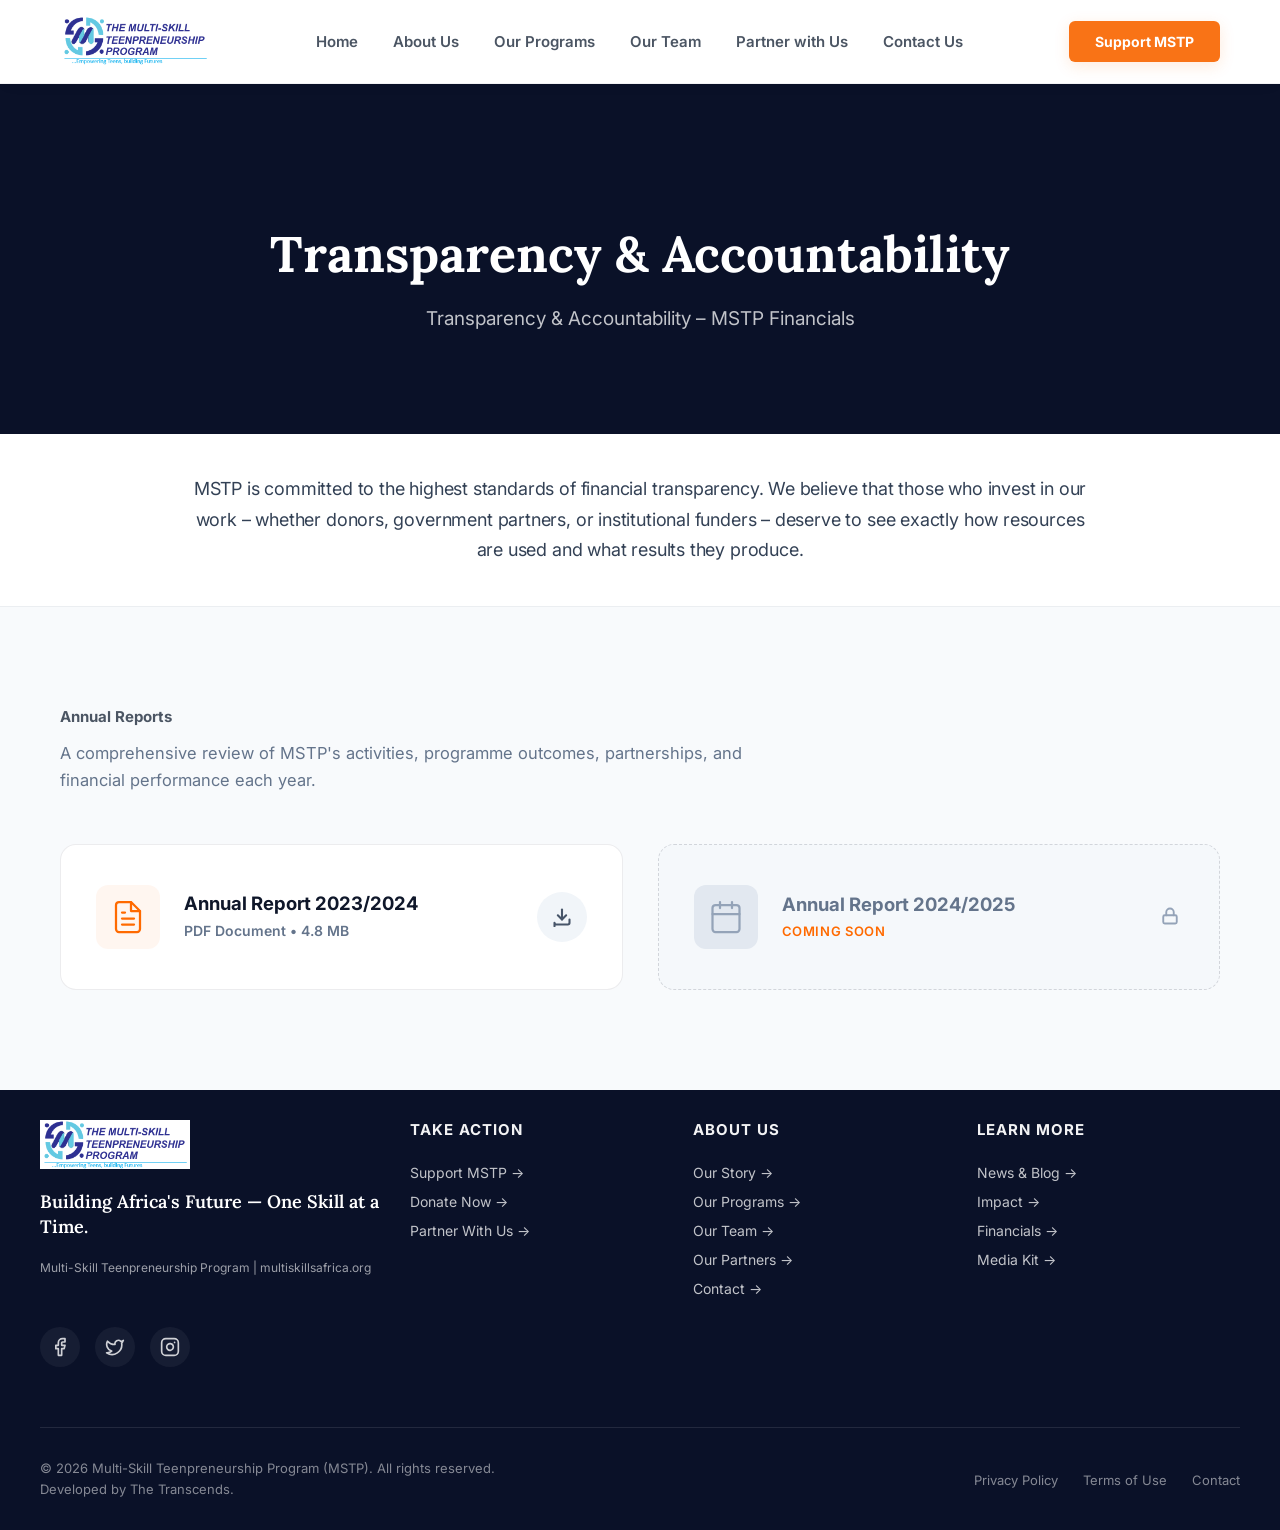
<file: financials.html>
<!DOCTYPE html>
<html lang="en">
<head>
    <meta charset="UTF-8">
    <meta name="viewport" content="width=device-width, initial-scale=1.0">
    <title>Transparency & Accountability — MSTP Financials</title>

    <link rel="stylesheet" href="generalstyles.css">
    
    <link rel="stylesheet" href="financials.css">
    <link rel="stylesheet" href="generalstyles-media-query.css">
    <link href="/IMAGES/multiskillsafrica-fav.png" rel="icon">

    <link rel="preconnect" href="https://fonts.googleapis.com">
    <link rel="preconnect" href="https://fonts.gstatic.com" crossorigin>
    <link href="https://fonts.googleapis.com/css2?family=Inter:wght@400;500;600&family=Lora:ital,wght@0,600;0,700;1,600&display=swap" rel="stylesheet">
</head>
<body>

       <!-- 1. NAVIGATION HEADER (The Welcome Gate) -->
<header id="main-header" class="site-header">
    <div class="header-container">

        <!-- Website Brand/Logo Area -->
        <div class="brand">
            <a href="index.html">
                <img src="/IMAGES/multiskillsafrica-logo.png" alt="multilskillsafrica-logo" class="logo">
            </a>
        </div>

        <!-- Desktop Navigation Area -->
        <nav id="main-nav" class="navigation" aria-label="Main Navigation">
            <ul class="nav-list">
                <li class="nav-item"><a href="index.html" class="nav-link">Home</a></li>
                <li class="nav-item"><a href="about-us.html" class="nav-link">About Us</a></li>
                <li class="nav-item"><a href="ourprograms.html" class="nav-link">Our Programs</a></li>
                <!-- <li class="nav-item"><a href="impact.html" class="nav-link">Our Impact</a></li>
                <li class="nav-item"><a href="trainers.html" class="nav-link">Trainers Module</a></li> -->
                <li class="nav-item"><a href="team.html" class="nav-link">Our Team</a></li>
                <li class="nav-item"><a href="partner-with-us.html" class="nav-link">Partner with Us</a></li>
                <!-- <li class="nav-item"><a href="partner.html" class="nav-link">Official Partners</a></li> -->
                <li class="nav-item"><a href="contact.html" class="nav-link">Contact Us</a></li>
            </ul>
        </nav>

        <!-- Desktop Action Button Section -->
        <div class="header-actions active">
            <a href="support.html" class="nav-cta">Support MSTP</a>
        </div>

        <!-- MOBILE NAVIGATION TRACK ENGINE -->   
        <nav id="mobile-navbar" aria-label="Mobile Navigation">
            <!-- Toggle Button (Always visible on mobile viewports) -->
            <button id="menu-toggle" aria-label="Open Navigation Menu" aria-expanded="false" aria-controls="nav-links">
                <svg xmlns="http://www.w3.org/2000/svg" width="24" height="24" viewBox="0 0 24 24" fill="none" stroke="currentColor" stroke-width="2" stroke-linecap="round" stroke-linejoin="round" class="lucide lucide-menu"><path d="M4 5h16"/><path d="M4 12h16"/><path d="M4 19h16"/></svg>
            </button>

            <!-- Navigation Links Container (The Sliding Drawer) -->
            <div id="nav-links">
                <!-- Close Button inside the sliding drawer -->
                <button id="menu-close" aria-label="Close Navigation Menu">
                    <svg xmlns="http://www.w3.org/2000/svg" width="24" height="24" viewBox="0 0 24 24" fill="none" stroke="currentColor" stroke-width="2" stroke-linecap="round" stroke-linejoin="round" class="lucide lucide-x"><path d="M18 6 6 18"/><path d="m6 6 12 12"/></svg>
                </button>

                <a href="index.html" class="mobile-nav-icon"><svg xmlns="http://www.w3.org/2000/svg" width="24" height="24" viewBox="0 0 24 24" fill="none" stroke="currentColor" stroke-width="2.25" stroke-linecap="round" stroke-linejoin="round" class="lucide lucide-house"><path d="M15 21v-8a1 1 0 0 0-1-1h-4a1 1 0 0 0-1 1v8"/><path d="M3 10a2 2 0 0 1 .709-1.528l7-6a2 2 0 0 1 2.582 0l7 6A2 2 0 0 1 21 10v9a2 2 0 0 1-2 2H5a2 2 0 0 1-2-2z"/></svg>Home</a>
                <a href="about-us.html" class="mobile-nav-icon"><svg xmlns="http://www.w3.org/2000/svg" width="24" height="24" viewBox="0 0 24 24" fill="none" stroke="currentColor" stroke-width="2.25" stroke-linecap="round" stroke-linejoin="round" class="lucide lucide-users"><path d="M16 21v-2a4 4 0 0 0-4-4H6a4 4 0 0 0-4 4v2"/><path d="M16 3.128a4 4 0 0 1 0 7.744"/><path d="M22 21v-2a4 4 0 0 0-3-3.87"/><circle cx="9" cy="7" r="4"/></svg>About</a>
                <a href="ourprograms.html" class="mobile-nav-icon"><svg xmlns="http://www.w3.org/2000/svg" width="24" height="24" viewBox="0 0 24 24" fill="none" stroke="currentColor" stroke-width="2.25" stroke-linecap="round" stroke-linejoin="round" class="lucide lucide-book-open"><path d="M2 3h6a4 4 0 0 1 4 4v14a3 3 0 0 0-3-3H2z"/><path d="M22 3h-6a4 4 0 0 0-4 4v14a3 3 0 0 1 3-3h7z"/></svg>Our Programs</a>
                
                <a href="impact.html" class="mobile-nav-icon "><svg xmlns="http://www.w3.org/2000/svg" width="24" height="24" viewBox="0 0 24 24" fill="none" stroke="currentColor" stroke-width="2.25" stroke-linecap="round" stroke-linejoin="round" class="lucide lucide-trending-up"><polyline points="22 7 13.5 15.5 8.5 10.5 2 17"/><polyline points="16 7 22 7 22 13"/></svg>Our Impact</a>
                <a href="trainers.html" class="mobile-nav-icon"><svg xmlns="http://www.w3.org/2000/svg" width="24" height="24" viewBox="0 0 24 24" fill="none" stroke="currentColor" stroke-width="2" stroke-linecap="round" stroke-linejoin="round" class="lucide lucide-presentation"><rect width="20" height="14" x="2" y="3" rx="2"/><path d="M12 17v4"/><path d="M9 21h6"/><path d="M8 11l3-3 3 3"/></svg>Trainers Module</a>
                <a href="team.html" class="mobile-nav-icon"><svg xmlns="http://www.w3.org/2000/svg" width="24" height="24" viewBox="0 0 24 24" fill="none" stroke="currentColor" stroke-width="2.25" stroke-linecap="round" stroke-linejoin="round" class="lucide lucide-users-round"><path d="M18 21a6 6 0 0 0-12 0"/><circle cx="12" cy="10" r="4"/><path d="M12 2a14.5 14.5 0 0 0 0 20"/></svg>Our Team</a>
                <a href="blog.html" class="mobile-nav-icon"><svg xmlns="http://www.w3.org/2000/svg" width="24" height="24" viewBox="0 0 24 24" fill="none" stroke="currentColor" stroke-width="2.25" stroke-linecap="round" stroke-linejoin="round" class="lucide lucide-newspaper"><path d="M4 22h16a2 2 0 0 0 2-2V4a2 2 0 0 0-2-2H8a2 2 0 0 0-2 2v16a2 2 0 0 1-2 2Zm0 0a2 2 0 0 1-2-2v-9c0-1.1.9-2 2-2h2"/><path d="M18 14h-8"/><path d="M15 18h-5"/><path d="M10 6h8v4h-8V6Z"/></svg>News & Blog</a>
                <a href="partner.html" class="mobile-nav-icon"><svg xmlns="http://www.w3.org/2000/svg" width="24" height="24" viewBox="0 0 24 24" fill="none" stroke="currentColor" stroke-width="2" stroke-linecap="round" stroke-linejoin="round" class="lucide lucide-handshake"><path d="m11 17 2 2a1 1 0 0 0 1.4 0l4-4a1 1 0 0 0 0-1.4l-11.6-11.6a2.1 2.1 0 0 0-3 3l3.8 3.8"/><path d="m14 14 2.5 2.5a1 1 0 0 0 1.4 0l4-4a1 1 0 0 0 0-1.4L11 2"/><path d="M17 11V7a1 1 0 0 0-1-1h-4"/><path d="M10 11H6a1 1 0 0 1-1-1V6"/></svg>Official Partners</a>
                <a href="partner-with-us.html" class="mobile-nav-icon"><svg xmlns="http://www.w3.org/2000/svg" width="24" height="24" viewBox="0 0 24 24" fill="none" stroke="currentColor" stroke-width="2" stroke-linecap="round" stroke-linejoin="round" class="lucide lucide-handshake-icon lucide-handshake"><path d="m11 17 2 2a1 1 0 1 0 3-3"/><path d="m14 14 2.5 2.5a1 1 0 1 0 3-3l-3.88-3.88a3 3 0 0 0-4.24 0l-.88.88a1 1 0 1 1-3-3l2.81-2.81a5.79 5.79 0 0 1 7.06-.87l.47.28a2 2 0 0 0 1.42.25L21 4"/><path d="m21 3 1 11h-2"/><path d="M3 3 2 14l6.5 6.5a1 1 0 1 0 3-3"/><path d="M3 4h8"/></svg>Partner With Us</a>                
                <a href="contact.html" class="mobile-nav-icon"><svg xmlns="http://www.w3.org/2000/svg" width="24" height="24" viewBox="0 0 24 24" fill="none" stroke="currentColor" stroke-width="2.25" stroke-linecap="round" stroke-linejoin="round" class="lucide lucide-phone-call"><path d="M13 2a9 9 0 0 1 9 9"/><path d="M13 6a5 5 0 0 1 5 5"/><path d="M13.832 16.568a1 1 0 0 0 1.213-.303l.355-.465A2 2 0 0 1 17 15h3a2 2 0 0 1 2 2v3a2 2 0 0 1-2 2A18 18 0 0 1 2 4a2 2 0 0 1 2-2h3a2 2 0 0 1 2 2v3a2 2 0 0 1-.8 1.6l-.468.351a1 1 0 0 0-.292 1.233 14 14 0 0 0 6.392 6.384"/></svg>Contact Us</a>

                <a href="support.html" class="mobile-nav-icon"><svg xmlns="http://www.w3.org/2000/svg" width="24" height="24" viewBox="0 0 24 24" fill="none" stroke="currentColor" stroke-width="2" stroke-linecap="round" stroke-linejoin="round" class="lucide lucide-heart"><path d="M19 14c1.49-1.46 3-3.21 3-5.5A5.5 5.5 0 0 0 16.5 3c-1.76 0-3 .5-4.5 2-1.5-1.5-2.74-2-4.5-2A5.5 5.5 0 0 0 2 8.5c0 2.3 1.5 4.05 3 5.5l7 7Z"/></svg>Support MSTP</a>
            </div>
        </nav>

    </div>
</header>

<main class="financials-page-wrapper">

    <section class="page-hero reveal-on-scroll">
        <div class="hero-content-inner">
            <h1 class="page-main-title">Transparency & Accountability</h1>
            <p class="page-subtitle">Transparency & Accountability – MSTP Financials</p>
        </div>
    </section>

    <div class="financials-page-content">
        <section class="section-layout-section reveal-on-scroll">
            <div class="section-inner-container">
                <p class="section-text-para section-lead-paragraph">
                    MSTP is committed to the highest standards of financial transparency. We believe that those who invest in our work – whether donors, government partners, or institutional funders – deserve to see exactly how resources are used and what results they produce.
                </p>
            </div>
        </section>

        <section class="financials-reports-section reveal-on-scroll">
            <div class="team-section-container">
                
                <div class="financials-section-header">
                    <h2 class="board-section-title">Annual Reports</h2>
                    <p class="financials-section-subtext">A comprehensive review of MSTP's activities, programme outcomes, partnerships, and financial performance each year.</p>
                </div>

                
                <div class="reports-display-grid">
                    
                    <article class="report-download-card">
                        <div class="report-card-icon-wrapper">
                            <svg xmlns="http://www.w3.org/2000/svg" width="36" height="36" viewBox="0 0 24 24" fill="none" stroke="currentColor" stroke-width="1.5" stroke-linecap="round" stroke-linejoin="round"><path d="M14 2H6a2 2 0 0 0-2 2v16a2 2 0 0 0 2 2h12a2 2 0 0 0 2-2V8z"></path><polyline points="14 2 14 8 20 8"></polyline><line x1="16" y1="13" x2="8" y2="13"></line><line x1="16" y1="17" x2="8" y2="17"></line><polyline points="10 9 9 9 8 9"></polyline></svg>
                        </div>
                        <div class="report-card-info">
                            <h3 class="report-title">Annual Report 2023/2024</h3>
                            <p class="report-meta-size">PDF Document &bull; 4.8 MB</p>
                        </div>
                        <a href="/downloads/mstp-annual-report-2023-2024.pdf" download class="report-download-action-btn" aria-label="Download 2023/2024 Annual Report">
                            <svg xmlns="http://www.w3.org/2000/svg" width="20" height="20" viewBox="0 0 24 24" fill="none" stroke="currentColor" stroke-width="2.5" stroke-linecap="round" stroke-linejoin="round"><path d="M21 15v4a2 2 0 0 1-2 2H5a2 2 0 0 1-2-2v4"></path><polyline points="7 10 12 15 17 10"></polyline><line x1="12" y1="15" x2="12" y2="3"></line></svg>
                        </a>
                    </article>

                    <article class="report-download-card status-upcoming">
                        <div class="report-card-icon-wrapper">
                            <svg xmlns="http://www.w3.org/2000/svg" width="36" height="36" viewBox="0 0 24 24" fill="none" stroke="currentColor" stroke-width="1.5" stroke-linecap="round" stroke-linejoin="round"><rect x="3" y="4" width="18" height="18" rx="2" ry="2"></rect><line x1="16" y1="2" x2="16" y2="6"></line><line x1="8" y1="2" x2="8" y2="6"></line><line x1="3" y1="10" x2="21" y2="10"></line></svg>
                        </div>
                        <div class="report-card-info">
                            <h3 class="report-title">Annual Report 2024/2025</h3>
                            <p class="report-meta-size shadow-tag">Coming Soon</p>
                        </div>
                        <div class="report-lock-badge">
                            <svg xmlns="http://www.w3.org/2000/svg" width="18" height="18" viewBox="0 0 24 24" fill="none" stroke="currentColor" stroke-width="2.5" stroke-linecap="round" stroke-linejoin="round"><rect x="3" y="11" width="18" height="11" rx="2" ry="2"></rect><path d="M7 11V7a5 5 0 0 1 10 0v4"></path></svg>
                        </div>
                    </article>

                </div>

            </div>
        </section>
    </div>

</main>






    
        <!-- 5. FOOTER SECTION (Logo, Columns, Newsletter, Socials, Legal) -->
<footer class="site-footer">
    <!-- Main informational and interactive column grids -->
    <div class="footer-columns">

        <!-- Footer Column 1 — Logo + Tagline -->
        <div class="footer-col brand-info-col">
            <div class="brand-logo-wrap">
                <a href="/" aria-label="MSTP Home">
                    <!-- MSTP inline SVG logo platform hook -->
                    <img src="/IMAGES/multiskillsafrica-logo.png" alt="multiskillsafricalogo Logo" class="logo">
                </a>
            </div>
            <p class="footer-tagline">Building Africa's Future — One Skill at a Time.</p>
            <p class="footer-subline">Multi-Skill Teenpreneurship Program | multiskillsafrica.org</p>
        </div>

        <!-- Footer Column 2 — Take Action -->
        <div class="footer-col">
            <h2 class="footer-heading">Take Action</h2>
            <ul class="footer-links-list">
                <li><a href="support.html" class="footer-link">Support MSTP &rarr;</a></li>
                <li><a href="support.html" class="footer-link">Donate Now &rarr;</a></li>
                <li><a href="partner-with-us.html" class="footer-link">Partner With Us &rarr;</a></li>
            </ul>
        </div>

        <!-- Footer Column 3 — About Us -->
        <div class="footer-col">
            <h2 class="footer-heading">About Us</h2>
            <ul class="footer-links-list">
                <li><a href="about-us.html" class="footer-link">Our Story &rarr;</a></li>
                <li><a href="ourprograms.html" class="footer-link">Our Programs &rarr;</a></li>
                <li><a href="team.html" class="footer-link">Our Team &rarr;</a></li>
                <li><a href="partner.html" class="footer-link">Our Partners &rarr;</a></li>
                <li><a href="contact.html" class="footer-link">Contact &rarr;</a></li>
            </ul>
        </div>

        <!-- Footer Column 4 — Learn More -->
        <div class="footer-col">
            <h2 class="footer-heading">Learn More</h2>
            <ul class="footer-links-list">
                <li><a href="blog.html" class="footer-link">News & Blog &rarr;</a></li>
                <li><a href="impact.html" class="footer-link">Impact &rarr;</a></li>
                <li><a href="financials.html" class="footer-link">Financials &rarr;</a></li>
                <li><a href="/media" class="footer-link">Media Kit &rarr;</a></li>
            </ul>
        </div>

        <!-- Footer — Newsletter Signup -->
        <div class="footer-col newsletter-col">
            
            <!-- Footer — Social Icons Block -->
            <div class="footer-social-wrap">
                <a href="https://www.facebook.com/profile.php?id=61550199511296" target="_blank" rel="noopener" class="social-icon-link" aria-label="Facebook">
                    <svg xmlns="http://www.w3.org/2000/svg" width="20" height="20" viewBox="0 0 24 24" fill="none" stroke="currentColor" stroke-width="2" stroke-linecap="round" stroke-linejoin="round" class="lucide lucide-facebook"><path d="M18 2h-3a5 5 0 0 0-5 5v3H7v4h3v8h4v-8h3l1-4h-4V7a1 1 0 0 1 1-1h3z"/></svg>
                </a>
                <a href="https://x.com/Multiskill142" target="_blank" rel="noopener" class="social-icon-link" aria-label="X (Twitter)">
                    <svg xmlns="http://www.w3.org/2000/svg" width="20" height="20" viewBox="0 0 24 24" fill="none" stroke="currentColor" stroke-width="2" stroke-linecap="round" stroke-linejoin="round" class="lucide lucide-twitter"><path d="M22 4s-.7 2.1-2 3.4c1.6 10-9.4 17.3-18 11.6 2.2.1 4.4-.6 6-2C3 15.5.5 9.6 3 5c2.2 2.6 5.6 4.1 9 4-.9-4.2 4-6.6 7-3.8 1.1 0 3-1.2 3-1.2z"/></svg>
                </a>
                <a href="https://www.instagram.com/mstpafrica/" target="_blank" rel="noopener" class="social-icon-link" aria-label="Instagram">
                    <svg xmlns="http://www.w3.org/2000/svg" width="20" height="20" viewBox="0 0 24 24" fill="none" stroke="currentColor" stroke-width="2" stroke-linecap="round" stroke-linejoin="round" class="lucide lucide-instagram"><rect width="20" height="20" x="2" y="2" rx="5" ry="5"/><path d="M16 11.37A4 4 0 1 1 12.63 8 4 4 0 0 1 16 11.37z"/><line x1="17.5" x2="17.51" y1="6.5" y2="6.5"/></svg>
                </a>
            </div>
        </div>

    </div>

    <!-- Footer — Legal Row and Credits -->
    <div class="footer-bottom">
        <div class="footer-legal-left">
            <p class="copyright">&copy; 2026 Multi-Skill Teenpreneurship Program (MSTP). All rights reserved.</p>
            <p class="copyright">Developed by The Transcends.</p>
        </div>
        <div class="footer-legal-right">
            <ul class="legal-links-list">
                <li><a href="/privacy" class="legal-link">Privacy Policy</a></li>
                <li><a href="/terms" class="legal-link">Terms of Use</a></li>
                <li><a href="contact.html" class="legal-link">Contact</a></li>
            </ul>
        </div>
    </div>
</footer>

    <script src="general-script.js"></script>
</body>
</html>
</file>
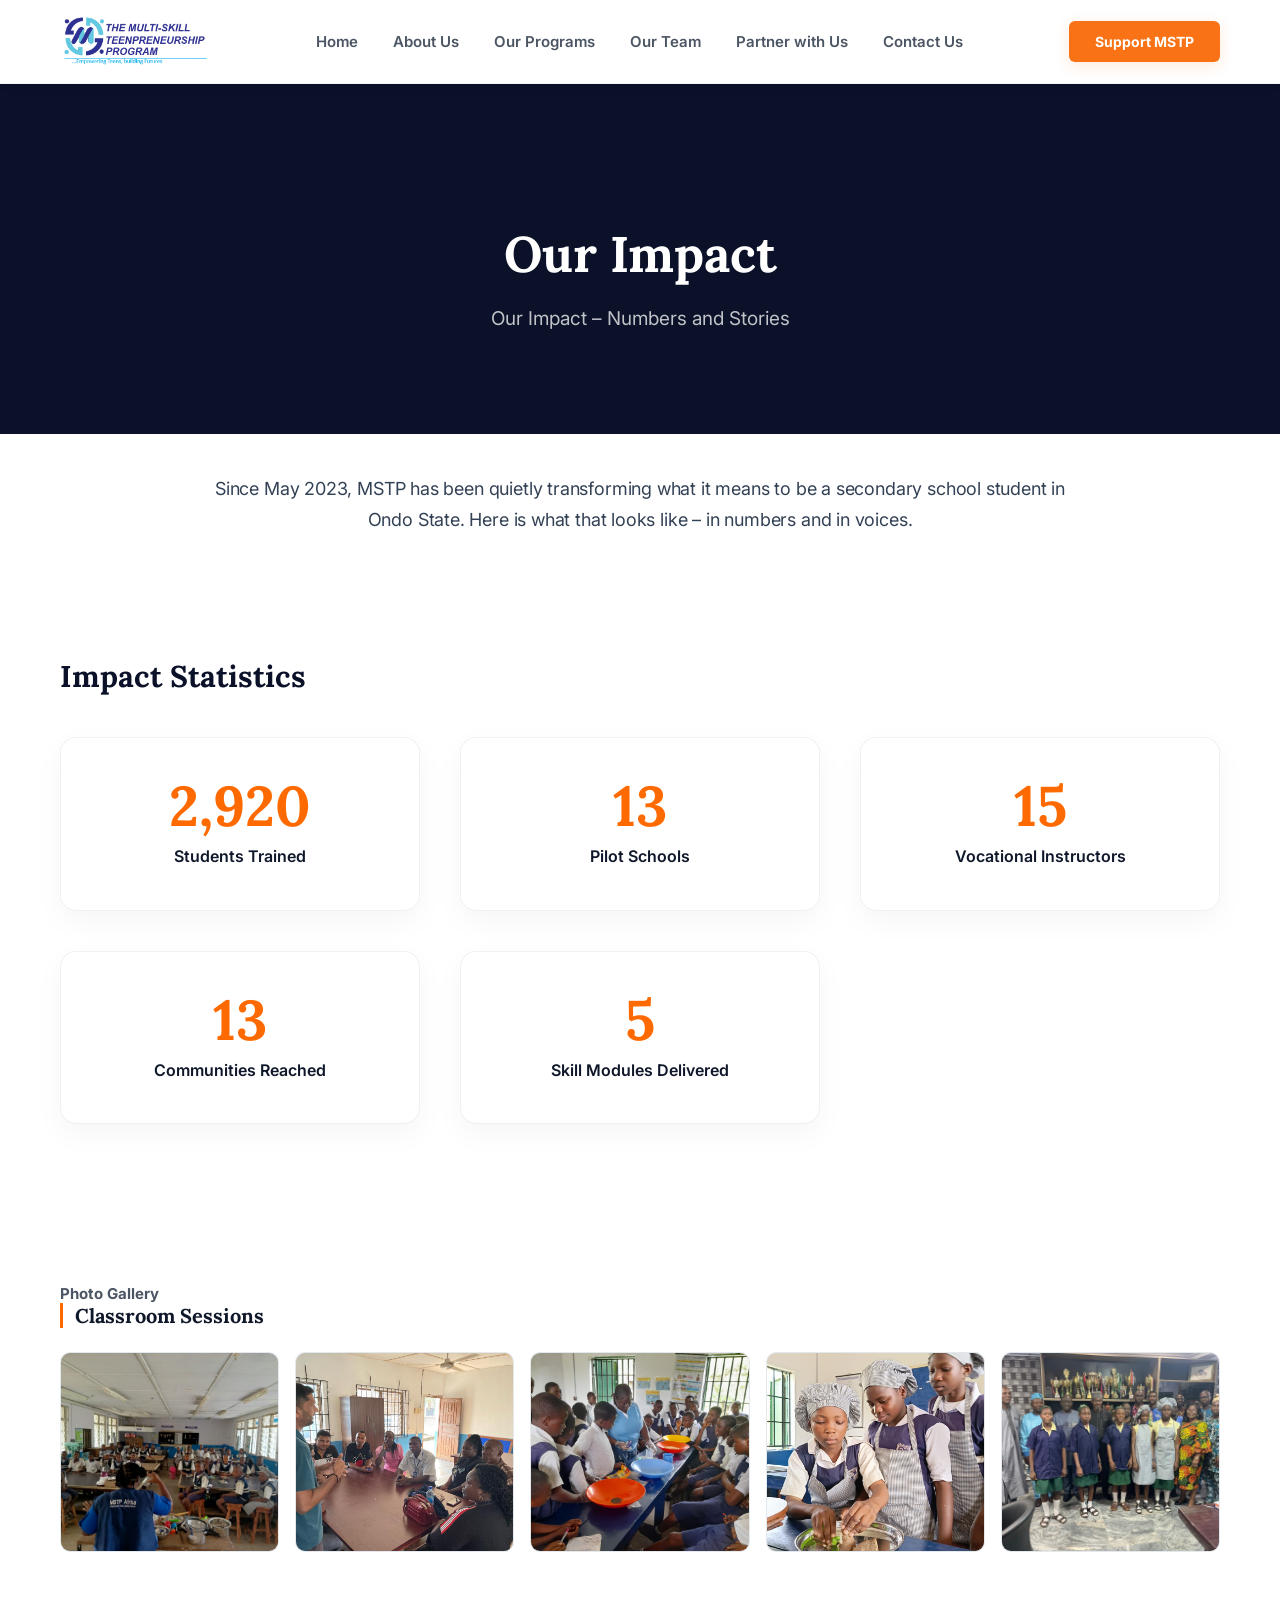
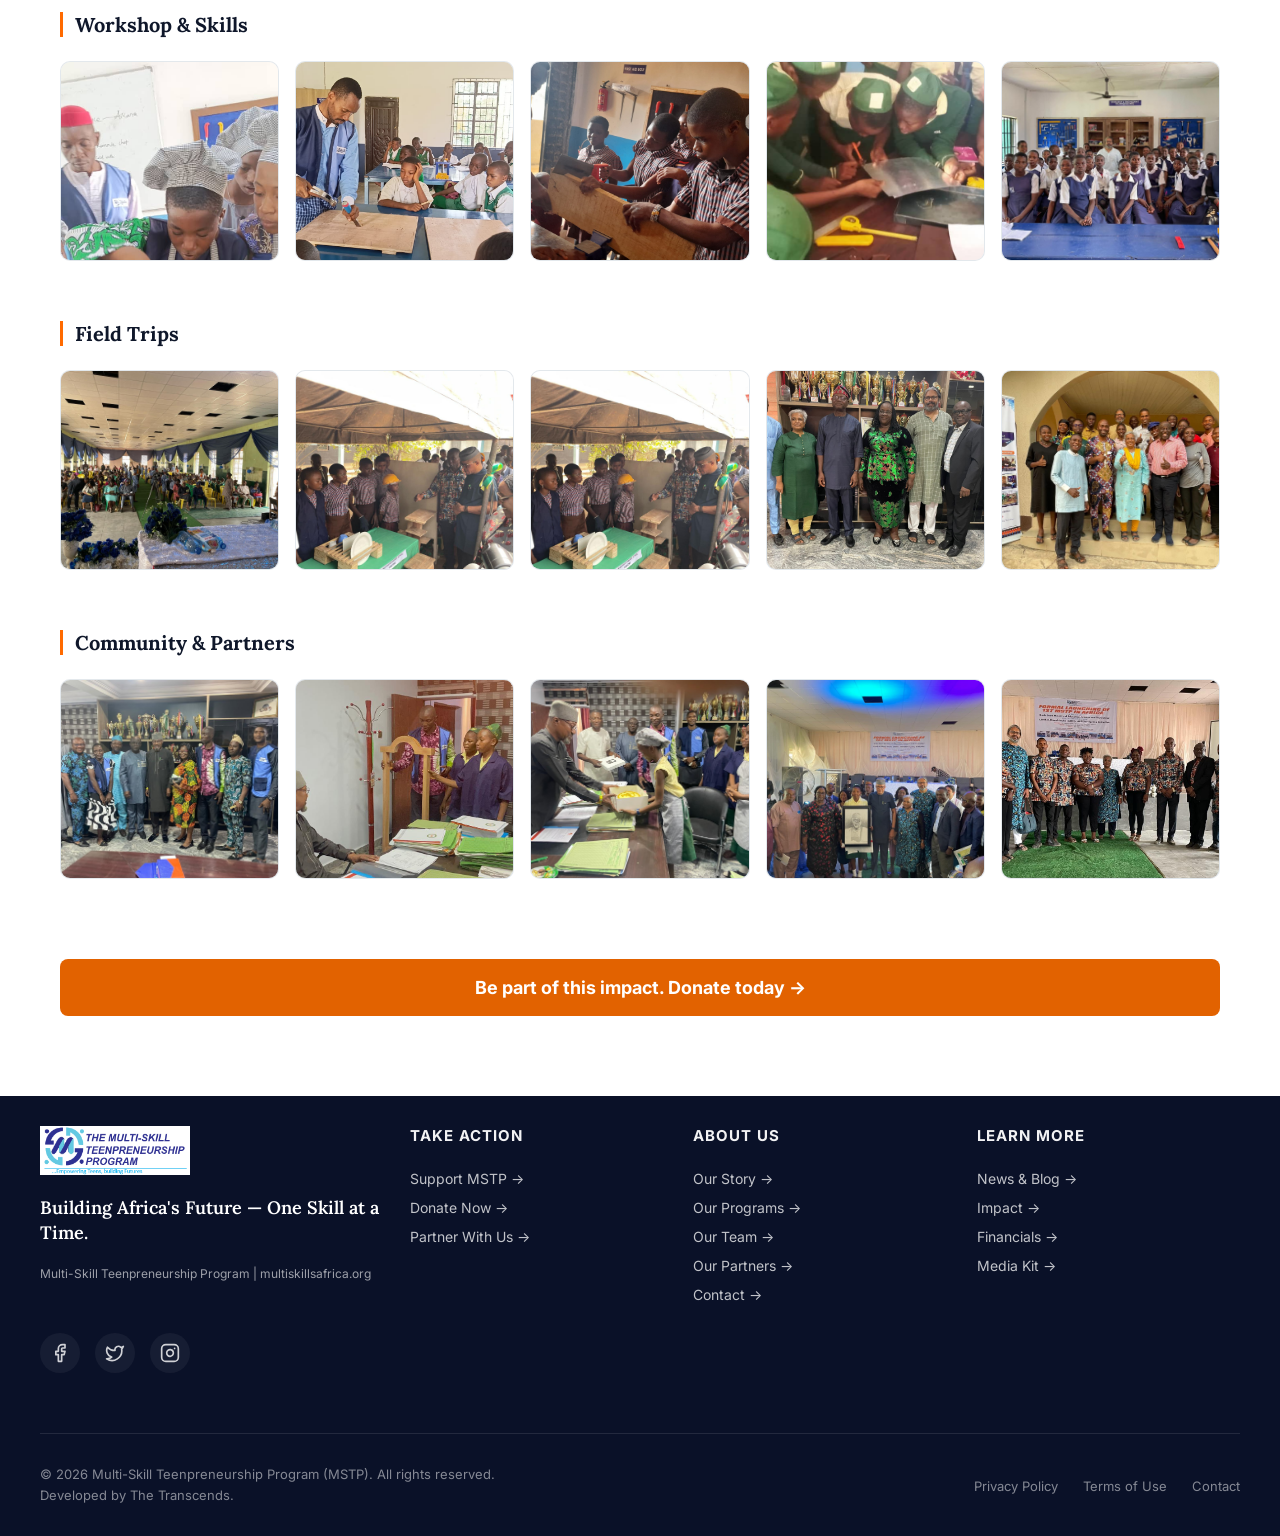
<file: impact.html>
<!DOCTYPE html>
<html lang="en">
<head>
    <meta charset="UTF-8">
    <meta name="viewport" content="width=device-width, initial-scale=1.0">
    <title>Our Impact — Numbers and Stories</title>

    <link rel="stylesheet" href="generalstyles.css">
    
    <link rel="stylesheet" href="impact.css">
    <link rel="stylesheet" href="generalstyles-media-query.css">
    <link href="/IMAGES/multiskillsafrica-fav.png" rel="icon">

    <link rel="preconnect" href="https://fonts.googleapis.com">
    <link rel="preconnect" href="https://fonts.gstatic.com" crossorigin>
    <link href="https://fonts.googleapis.com/css2?family=Inter:wght@400;500;600&family=Lora:ital,wght@0,600;0,700;1,600&display=swap" rel="stylesheet">
</head>
<body>

       <!-- 1. NAVIGATION HEADER (The Welcome Gate) -->
<header id="main-header" class="site-header">
    <div class="header-container">

        <!-- Website Brand/Logo Area -->
        <div class="brand">
            <a href="index.html">
                <img src="/IMAGES/multiskillsafrica-logo.png" alt="multilskillsafrica-logo" class="logo">
            </a>
        </div>

        <!-- Desktop Navigation Area -->
        <nav id="main-nav" class="navigation" aria-label="Main Navigation">
            <ul class="nav-list">
                <li class="nav-item"><a href="index.html" class="nav-link">Home</a></li>
                <li class="nav-item"><a href="about-us.html" class="nav-link">About Us</a></li>
                <li class="nav-item"><a href="ourprograms.html" class="nav-link">Our Programs</a></li>
                <!-- <li class="nav-item"><a href="impact.html" class="nav-link active">Our Impact</a></li>
                <li class="nav-item"><a href="trainers.html" class="nav-link">Trainers Module</a></li> -->
                <li class="nav-item"><a href="team.html" class="nav-link">Our Team</a></li>
                <li class="nav-item"><a href="partner-with-us.html" class="nav-link">Partner with Us</a></li>
                <!-- <li class="nav-item"><a href="partner.html" class="nav-link">Official Partners</a></li> -->
                <li class="nav-item"><a href="contact.html" class="nav-link">Contact Us</a></li>
            </ul>
        </nav>

        <!-- Desktop Action Button Section -->
        <div class="header-actions">
            <a href="support.html" class="nav-cta">Support MSTP</a>
        </div>

        <!-- MOBILE NAVIGATION TRACK ENGINE -->   
        <nav id="mobile-navbar" aria-label="Mobile Navigation">
            <!-- Toggle Button (Always visible on mobile viewports) -->
            <button id="menu-toggle" aria-label="Open Navigation Menu" aria-expanded="false" aria-controls="nav-links">
                <svg xmlns="http://www.w3.org/2000/svg" width="24" height="24" viewBox="0 0 24 24" fill="none" stroke="currentColor" stroke-width="2" stroke-linecap="round" stroke-linejoin="round" class="lucide lucide-menu"><path d="M4 5h16"/><path d="M4 12h16"/><path d="M4 19h16"/></svg>
            </button>

            <!-- Navigation Links Container (The Sliding Drawer) -->
            <div id="nav-links">
                <!-- Close Button inside the sliding drawer -->
                <button id="menu-close" aria-label="Close Navigation Menu">
                    <svg xmlns="http://www.w3.org/2000/svg" width="24" height="24" viewBox="0 0 24 24" fill="none" stroke="currentColor" stroke-width="2" stroke-linecap="round" stroke-linejoin="round" class="lucide lucide-x"><path d="M18 6 6 18"/><path d="m6 6 12 12"/></svg>
                </button>

                <a href="index.html" class="mobile-nav-icon"><svg xmlns="http://www.w3.org/2000/svg" width="24" height="24" viewBox="0 0 24 24" fill="none" stroke="currentColor" stroke-width="2.25" stroke-linecap="round" stroke-linejoin="round" class="lucide lucide-house"><path d="M15 21v-8a1 1 0 0 0-1-1h-4a1 1 0 0 0-1 1v8"/><path d="M3 10a2 2 0 0 1 .709-1.528l7-6a2 2 0 0 1 2.582 0l7 6A2 2 0 0 1 21 10v9a2 2 0 0 1-2 2H5a2 2 0 0 1-2-2z"/></svg>Home</a>
                <a href="about-us.html" class="mobile-nav-icon"><svg xmlns="http://www.w3.org/2000/svg" width="24" height="24" viewBox="0 0 24 24" fill="none" stroke="currentColor" stroke-width="2.25" stroke-linecap="round" stroke-linejoin="round" class="lucide lucide-users"><path d="M16 21v-2a4 4 0 0 0-4-4H6a4 4 0 0 0-4 4v2"/><path d="M16 3.128a4 4 0 0 1 0 7.744"/><path d="M22 21v-2a4 4 0 0 0-3-3.87"/><circle cx="9" cy="7" r="4"/></svg>About</a>
                <a href="ourprograms.html" class="mobile-nav-icon"><svg xmlns="http://www.w3.org/2000/svg" width="24" height="24" viewBox="0 0 24 24" fill="none" stroke="currentColor" stroke-width="2.25" stroke-linecap="round" stroke-linejoin="round" class="lucide lucide-book-open"><path d="M2 3h6a4 4 0 0 1 4 4v14a3 3 0 0 0-3-3H2z"/><path d="M22 3h-6a4 4 0 0 0-4 4v14a3 3 0 0 1 3-3h7z"/></svg>Our Programs</a>
                
                <a href="impact.html" class="mobile-nav-icon active"><svg xmlns="http://www.w3.org/2000/svg" width="24" height="24" viewBox="0 0 24 24" fill="none" stroke="currentColor" stroke-width="2.25" stroke-linecap="round" stroke-linejoin="round" class="lucide lucide-trending-up"><polyline points="22 7 13.5 15.5 8.5 10.5 2 17"/><polyline points="16 7 22 7 22 13"/></svg>Our Impact</a>
                <a href="trainers.html" class="mobile-nav-icon"><svg xmlns="http://www.w3.org/2000/svg" width="24" height="24" viewBox="0 0 24 24" fill="none" stroke="currentColor" stroke-width="2" stroke-linecap="round" stroke-linejoin="round" class="lucide lucide-presentation"><rect width="20" height="14" x="2" y="3" rx="2"/><path d="M12 17v4"/><path d="M9 21h6"/><path d="M8 11l3-3 3 3"/></svg>Trainers Module</a>
                <a href="team.html" class="mobile-nav-icon"><svg xmlns="http://www.w3.org/2000/svg" width="24" height="24" viewBox="0 0 24 24" fill="none" stroke="currentColor" stroke-width="2.25" stroke-linecap="round" stroke-linejoin="round" class="lucide lucide-users-round"><path d="M18 21a6 6 0 0 0-12 0"/><circle cx="12" cy="10" r="4"/><path d="M12 2a14.5 14.5 0 0 0 0 20"/></svg>Our Team</a>
                <a href="blog.html" class="mobile-nav-icon"><svg xmlns="http://www.w3.org/2000/svg" width="24" height="24" viewBox="0 0 24 24" fill="none" stroke="currentColor" stroke-width="2.25" stroke-linecap="round" stroke-linejoin="round" class="lucide lucide-newspaper"><path d="M4 22h16a2 2 0 0 0 2-2V4a2 2 0 0 0-2-2H8a2 2 0 0 0-2 2v16a2 2 0 0 1-2 2Zm0 0a2 2 0 0 1-2-2v-9c0-1.1.9-2 2-2h2"/><path d="M18 14h-8"/><path d="M15 18h-5"/><path d="M10 6h8v4h-8V6Z"/></svg>News & Blog</a>
                <a href="partner.html" class="mobile-nav-icon"><svg xmlns="http://www.w3.org/2000/svg" width="24" height="24" viewBox="0 0 24 24" fill="none" stroke="currentColor" stroke-width="2" stroke-linecap="round" stroke-linejoin="round" class="lucide lucide-handshake"><path d="m11 17 2 2a1 1 0 0 0 1.4 0l4-4a1 1 0 0 0 0-1.4l-11.6-11.6a2.1 2.1 0 0 0-3 3l3.8 3.8"/><path d="m14 14 2.5 2.5a1 1 0 0 0 1.4 0l4-4a1 1 0 0 0 0-1.4L11 2"/><path d="M17 11V7a1 1 0 0 0-1-1h-4"/><path d="M10 11H6a1 1 0 0 1-1-1V6"/></svg>Official Partners</a>
                <a href="partner-with-us.html" class="mobile-nav-icon"><svg xmlns="http://www.w3.org/2000/svg" width="24" height="24" viewBox="0 0 24 24" fill="none" stroke="currentColor" stroke-width="2" stroke-linecap="round" stroke-linejoin="round" class="lucide lucide-handshake-icon lucide-handshake"><path d="m11 17 2 2a1 1 0 1 0 3-3"/><path d="m14 14 2.5 2.5a1 1 0 1 0 3-3l-3.88-3.88a3 3 0 0 0-4.24 0l-.88.88a1 1 0 1 1-3-3l2.81-2.81a5.79 5.79 0 0 1 7.06-.87l.47.28a2 2 0 0 0 1.42.25L21 4"/><path d="m21 3 1 11h-2"/><path d="M3 3 2 14l6.5 6.5a1 1 0 1 0 3-3"/><path d="M3 4h8"/></svg>Partner With Us</a>                                
                <a href="contact.html" class="mobile-nav-icon"><svg xmlns="http://www.w3.org/2000/svg" width="24" height="24" viewBox="0 0 24 24" fill="none" stroke="currentColor" stroke-width="2.25" stroke-linecap="round" stroke-linejoin="round" class="lucide lucide-phone-call"><path d="M13 2a9 9 0 0 1 9 9"/><path d="M13 6a5 5 0 0 1 5 5"/><path d="M13.832 16.568a1 1 0 0 0 1.213-.303l.355-.465A2 2 0 0 1 17 15h3a2 2 0 0 1 2 2v3a2 2 0 0 1-2 2A18 18 0 0 1 2 4a2 2 0 0 1 2-2h3a2 2 0 0 1 2 2v3a2 2 0 0 1-.8 1.6l-.468.351a1 1 0 0 0-.292 1.233 14 14 0 0 0 6.392 6.384"/></svg>Contact Us</a>

                <a href="support.html" class="mobile-nav-icon"><svg xmlns="http://www.w3.org/2000/svg" width="24" height="24" viewBox="0 0 24 24" fill="none" stroke="currentColor" stroke-width="2" stroke-linecap="round" stroke-linejoin="round" class="lucide lucide-heart"><path d="M19 14c1.49-1.46 3-3.21 3-5.5A5.5 5.5 0 0 0 16.5 3c-1.76 0-3 .5-4.5 2-1.5-1.5-2.74-2-4.5-2A5.5 5.5 0 0 0 2 8.5c0 2.3 1.5 4.05 3 5.5l7 7Z"/></svg>Support MSTP</a>
            </div>
        </nav>

    </div>
</header>

<main class="impact-page-wrapper">

    <!-- SECTION 1: HERO CONTAINER -->
    <section class="page-hero reveal-on-scroll">
        <div class="hero-content-inner">
            <h1 class="page-main-title">Our Impact</h1>
            <p class="page-subtitle">Our Impact – Numbers and Stories</p>
        </div>
    </section>

    <!-- SECTION 2: HERO INTRO SUB-HEADLINE -->
    <section class="section-layout-section reveal-on-scroll">
        <div class="section-inner-container">
            <p class="section-text-para section-lead-paragraph">
                Since May 2023, MSTP has been quietly transforming what it means to be a secondary school student in Ondo State. Here is what that looks like – in numbers and in voices.
            </p>
        </div>
    </section>

    <!-- SECTION 3: PROGRAMME STATS COUNTER GRID -->
    <section class="impact-stats-section reveal-on-scroll">
        <div class="team-section-container">
            <h2 class="section-heading">Impact Statistics</h2>
            <div class="stats-inner-grid">
                
                <!-- Stat Card 1 -->
                <div class="stat-counter-card">
                    <span class="stat-number">2,920</span>
                    <p class="stat-label">Students Trained</p>
                </div>

                <!-- Stat Card 2 -->
                <div class="stat-counter-card">
                    <span class="stat-number">13</span>
                    <p class="stat-label">Pilot Schools</p>
                </div>

                <!-- Stat Card 3 -->
                <div class="stat-counter-card">
                    <span class="stat-number">15</span>
                    <p class="stat-label">Vocational Instructors</p>
                </div>

                <div class="stat-counter-card">
                    <span class="stat-number">13</span>
                    <p class="stat-label">Communities Reached</p>
                </div>

                <!-- Stat Card 4 -->
                <div class="stat-counter-card">
                    <span class="stat-number">5</span>
                    <p class="stat-label">Skill Modules Delivered</p>
                </div>

            </div>
        </div>
    </section>

    
    <!-- SECTION 5: PHOTO GALLERY MATRIX -->
    <section class="impact-gallery-section reveal-on-scroll">
        <div class="team-section-container">
            
            <h2 class="board-section-title">Photo Gallery</h2>
            
            <!-- Category 1: Classroom Sessions -->
            <div class="gallery-category-block">
                <h3 class="gallery-category-title">Classroom Sessions</h3>
                <div class="gallery-display-grid">
                    <div class="gallery-item-card">
                        <img src="/IMAGES/Food-and-Processing-Techniques-session-at-Imade-College-Owo-65af88fc7ef29.jpg" alt="Food and Processing Techniques session at Imade College Owo">
                    </div>
                    <div class="gallery-item-card">
                        <img src="/IMAGES/Training-of-Trainers-65afa050d6501.jpg" alt="Training of Trainers instructional session with educators">
                    </div>
                    <div class="gallery-item-card">
                        <img src="/IMAGES/GNAT-session-at-Anglican-Grammar-School-Igbara-Oke-6657433e8e5a1.jpg" alt="GNAT session at Anglican Grammar School Igbara Oke">
                    </div>
                    <div class="gallery-item-card">
                        <img src="/IMAGES/FPT-Session-65e0745639022.jpg" alt="FPT Session with secondary school students taking notes">
                    </div>
                    <div class="gallery-item-card">
                        <img src="/IMAGES/Group-picture-with-the-students-6657427c8c7d9.jpg" alt="Group picture with the students inside the classroom setting">
                    </div>
                </div>
            </div>

            <div class="gallery-category-block">
                <h3 class="gallery-category-title">Workshop & Skills</h3>
                <div class="gallery-display-grid">
                    <div class="gallery-item-card">
                        <img src="/IMAGES/Food-Processing-Techniques-Session-65e073508e081.jpg" alt="Food Processing Techniques Session demonstrating vocational preparation">
                    </div>
                    <div class="gallery-item-card">
                        <img src="/IMAGES/WET-Session-65e0742948c66.jpg" alt="WET Session practical technical skills workshop asset">
                    </div>
                    <div class="gallery-item-card">
                        <img src="/IMAGES/WET-Session-65e074cee5a40.jpg" alt="WET Session engineering and assembly workshop assignment">
                    </div>
                    <div class="gallery-item-card">
                        <img src="/IMAGES/WET-Session-at-Saint-Louis-Girls-Grammar-School-66574116e4ad2.jpg" alt="WET Session at Saint Louis Girls Grammar School">
                    </div>
                    <div class="gallery-item-card">
                        <img src="/IMAGES/The-MSTP-Africa-Project-Lead-Lend-A-Hand-India-Anujit-Dutta-Choudhury-while-on-a-visit-to-the-schools-the-Vocational-Instructor-and-the-students-Anglican-Grammar-School-Igbara-Oke-65b3be3faa816.jpg" alt="The MSTP Africa Project Lead Lend A Hand India Anujit Dutta Choudhury while on a visit to the schools the Vocational Instructor and the students Anglican Grammar School Igbara Oke">
                    </div>
                </div>
            </div>

            <div class="gallery-category-block">
                <h3 class="gallery-category-title">Field Trips</h3>
                <div class="gallery-display-grid">
                    <div class="gallery-item-card">
                        <img src="/IMAGES/Overview-65dc82ac8ee55.jpg" alt="Overview arrangement layout showing the large delegation trip assembly">
                    </div>
                    <div class="gallery-item-card">
                        <img src="/IMAGES/Exhibition-Table-at-the-Event-Launch-65dc81cd67f38.jpg" alt="Exhibition Table at the Event Launch showcasing student projects to inspectors">
                    </div>
                    <div class="gallery-item-card">
                        <img src="/IMAGES/Exhibition-Table-at-the-Event-Launch-65dc81cec7e27.jpg" alt="Exhibition Table at the Event Launch alternate view with reviewers">
                    </div>
                    <div class="gallery-item-card">
                        <img src="/IMAGES/Ms-Sunanda-Mane-during-her-first-visit-to-Nigeria-on-her-fact-finding-tour-to-the-pilot-schools-65d49ca19715b.jpeg" alt="Ms Sunanda Mane during her first visit to Nigeria on her fact finding tour to the pilot schools">
                    </div>
                    <div class="gallery-item-card">
                        <img src="/IMAGES/Ms-Sunanda-Mane-Co-founder-of-Lend-A-Hand-India-with-the-CEO--COO-of-MSTP-and-the-members-of-the-team-during-her-visit-to-Nigeria-for-the-Launch-on-Tuesday-6th-February-2024-65d49bf69f563.jpg" alt="Ms Sunanda Mane Co founder of Lend A Hand India with the CEO COO of MSTP and the members of the team during her visit to Nigeria for the Launch on Tuesday 6th February 2024">
                    </div>
                </div>
            </div>

            <div class="gallery-category-block">
                <h3 class="gallery-category-title">Community & Partners</h3>
                <div class="gallery-display-grid">
                    <div class="gallery-item-card">
                        <img src="/IMAGES/Courtesy-visit-to-Mr-Laolu-Akindolire-the-new-Commissioner-for-Education-Science--Technology-Ondo-state-665741cf29780.jpg" alt="Courtesy visit to Mr Laolu Akindolire the new Commissioner for Education Science Technology Ondo state">
                    </div>
                    <div class="gallery-item-card">
                        <img src="/IMAGES/Gift-presentation-to-the-Honorable-Commissioner-6657423da1dcc.jpg" alt="Gift presentation to the Honorable Commissioner">
                    </div>
                    <div class="gallery-item-card">
                        <img src="/IMAGES/Presentation-of-gift-made-by-SLA-students-to-the-Commissioner-66574210bfe9a.jpg" alt="Presentation of gift made by SLA students to the Commissioner">
                    </div>
                    <div class="gallery-item-card">
                        <img src="/IMAGES/Presentation-at-the-Launch-65dc82171ba7f.jpg" alt="Presentation at the Launch ceremony milestone with key partners">
                    </div>
                    <div class="gallery-item-card">
                        <img src="/IMAGES/Team-picture-at-the-MSTP-launch-event-in-Ondo-state-65dc81856cecf.jpg" alt="Team picture at the MSTP launch event in Ondo state">
                    </div>
                </div>
            </div>

            <!-- Bottom CTA Banner from image_88a3c4.png -->
            <a href="support.html" class="impact-donate-banner">
                <span>Be part of this impact. Donate today &rarr;</span>
            </a>

        </div>
    </section>

</main>






    
        <!-- 5. FOOTER SECTION (Logo, Columns, Newsletter, Socials, Legal) -->
<footer class="site-footer">
    <!-- Main informational and interactive column grids -->
    <div class="footer-columns">

        <!-- Footer Column 1 — Logo + Tagline -->
        <div class="footer-col brand-info-col">
            <div class="brand-logo-wrap">
                <a href="/" aria-label="MSTP Home">
                    <!-- MSTP inline SVG logo platform hook -->
                    <img src="/IMAGES/multiskillsafrica-logo.png" alt="multiskillsafricalogo Logo" class="logo">
                </a>
            </div>
            <p class="footer-tagline">Building Africa's Future — One Skill at a Time.</p>
            <p class="footer-subline">Multi-Skill Teenpreneurship Program | multiskillsafrica.org</p>
        </div>

        <!-- Footer Column 2 — Take Action -->
        <div class="footer-col">
            <h2 class="footer-heading">Take Action</h2>
            <ul class="footer-links-list">
                <li><a href="support.html" class="footer-link">Support MSTP &rarr;</a></li>
                <li><a href="support.css" class="footer-link">Donate Now &rarr;</a></li>
                <li><a href="partner-with-us.html" class="footer-link">Partner With Us &rarr;</a></li>
            </ul>
        </div>

        <!-- Footer Column 3 — About Us -->
        <div class="footer-col">
            <h2 class="footer-heading">About Us</h2>
            <ul class="footer-links-list">
                <li><a href="about-us.html" class="footer-link">Our Story &rarr;</a></li>
                <li><a href="ourprograms.html" class="footer-link">Our Programs &rarr;</a></li>
                <li><a href="team.html" class="footer-link">Our Team &rarr;</a></li>
                <li><a href="partner.html" class="footer-link">Our Partners &rarr;</a></li>
                <li><a href="contact.html" class="footer-link">Contact &rarr;</a></li>
            </ul>
        </div>

        <!-- Footer Column 4 — Learn More -->
        <div class="footer-col">
            <h2 class="footer-heading">Learn More</h2>
            <ul class="footer-links-list">
                <li><a href="blog.html" class="footer-link">News & Blog &rarr;</a></li>
                <li><a href="impact.html" class="footer-link">Impact &rarr;</a></li>
                <li><a href="financials.html" class="footer-link">Financials &rarr;</a></li>
                <li><a href="/media" class="footer-link">Media Kit &rarr;</a></li>
            </ul>
        </div>

        <!-- Footer — Newsletter Signup -->
        <div class="footer-col newsletter-col">
            
            <!-- Footer — Social Icons Block -->
            <div class="footer-social-wrap">
                <a href="https://www.facebook.com/profile.php?id=61550199511296" target="_blank" rel="noopener" class="social-icon-link" aria-label="Facebook">
                    <svg xmlns="http://www.w3.org/2000/svg" width="20" height="20" viewBox="0 0 24 24" fill="none" stroke="currentColor" stroke-width="2" stroke-linecap="round" stroke-linejoin="round" class="lucide lucide-facebook"><path d="M18 2h-3a5 5 0 0 0-5 5v3H7v4h3v8h4v-8h3l1-4h-4V7a1 1 0 0 1 1-1h3z"/></svg>
                </a>
                <a href="https://x.com/Multiskill142" target="_blank" rel="noopener" class="social-icon-link" aria-label="X (Twitter)">
                    <svg xmlns="http://www.w3.org/2000/svg" width="20" height="20" viewBox="0 0 24 24" fill="none" stroke="currentColor" stroke-width="2" stroke-linecap="round" stroke-linejoin="round" class="lucide lucide-twitter"><path d="M22 4s-.7 2.1-2 3.4c1.6 10-9.4 17.3-18 11.6 2.2.1 4.4-.6 6-2C3 15.5.5 9.6 3 5c2.2 2.6 5.6 4.1 9 4-.9-4.2 4-6.6 7-3.8 1.1 0 3-1.2 3-1.2z"/></svg>
                </a>
                <a href="https://www.instagram.com/mstpafrica/" target="_blank" rel="noopener" class="social-icon-link" aria-label="Instagram">
                    <svg xmlns="http://www.w3.org/2000/svg" width="20" height="20" viewBox="0 0 24 24" fill="none" stroke="currentColor" stroke-width="2" stroke-linecap="round" stroke-linejoin="round" class="lucide lucide-instagram"><rect width="20" height="20" x="2" y="2" rx="5" ry="5"/><path d="M16 11.37A4 4 0 1 1 12.63 8 4 4 0 0 1 16 11.37z"/><line x1="17.5" x2="17.51" y1="6.5" y2="6.5"/></svg>
                </a>
            </div>
        </div>

    </div>

    <!-- Footer — Legal Row and Credits -->
    <div class="footer-bottom">
        <div class="footer-legal-left">
            <p class="copyright">&copy; 2026 Multi-Skill Teenpreneurship Program (MSTP). All rights reserved.</p>
            <p class="copyright">Developed by The Transcends.</p>
        </div>
        <div class="footer-legal-right">
            <ul class="legal-links-list">
                <li><a href="/privacy" class="legal-link">Privacy Policy</a></li>
                <li><a href="/terms" class="legal-link">Terms of Use</a></li>
                <li><a href="contact.html" class="legal-link">Contact</a></li>
            </ul>
        </div>
    </div>
</footer>

    <script src="general-script.js"></script>
</body>
</html>
</file>
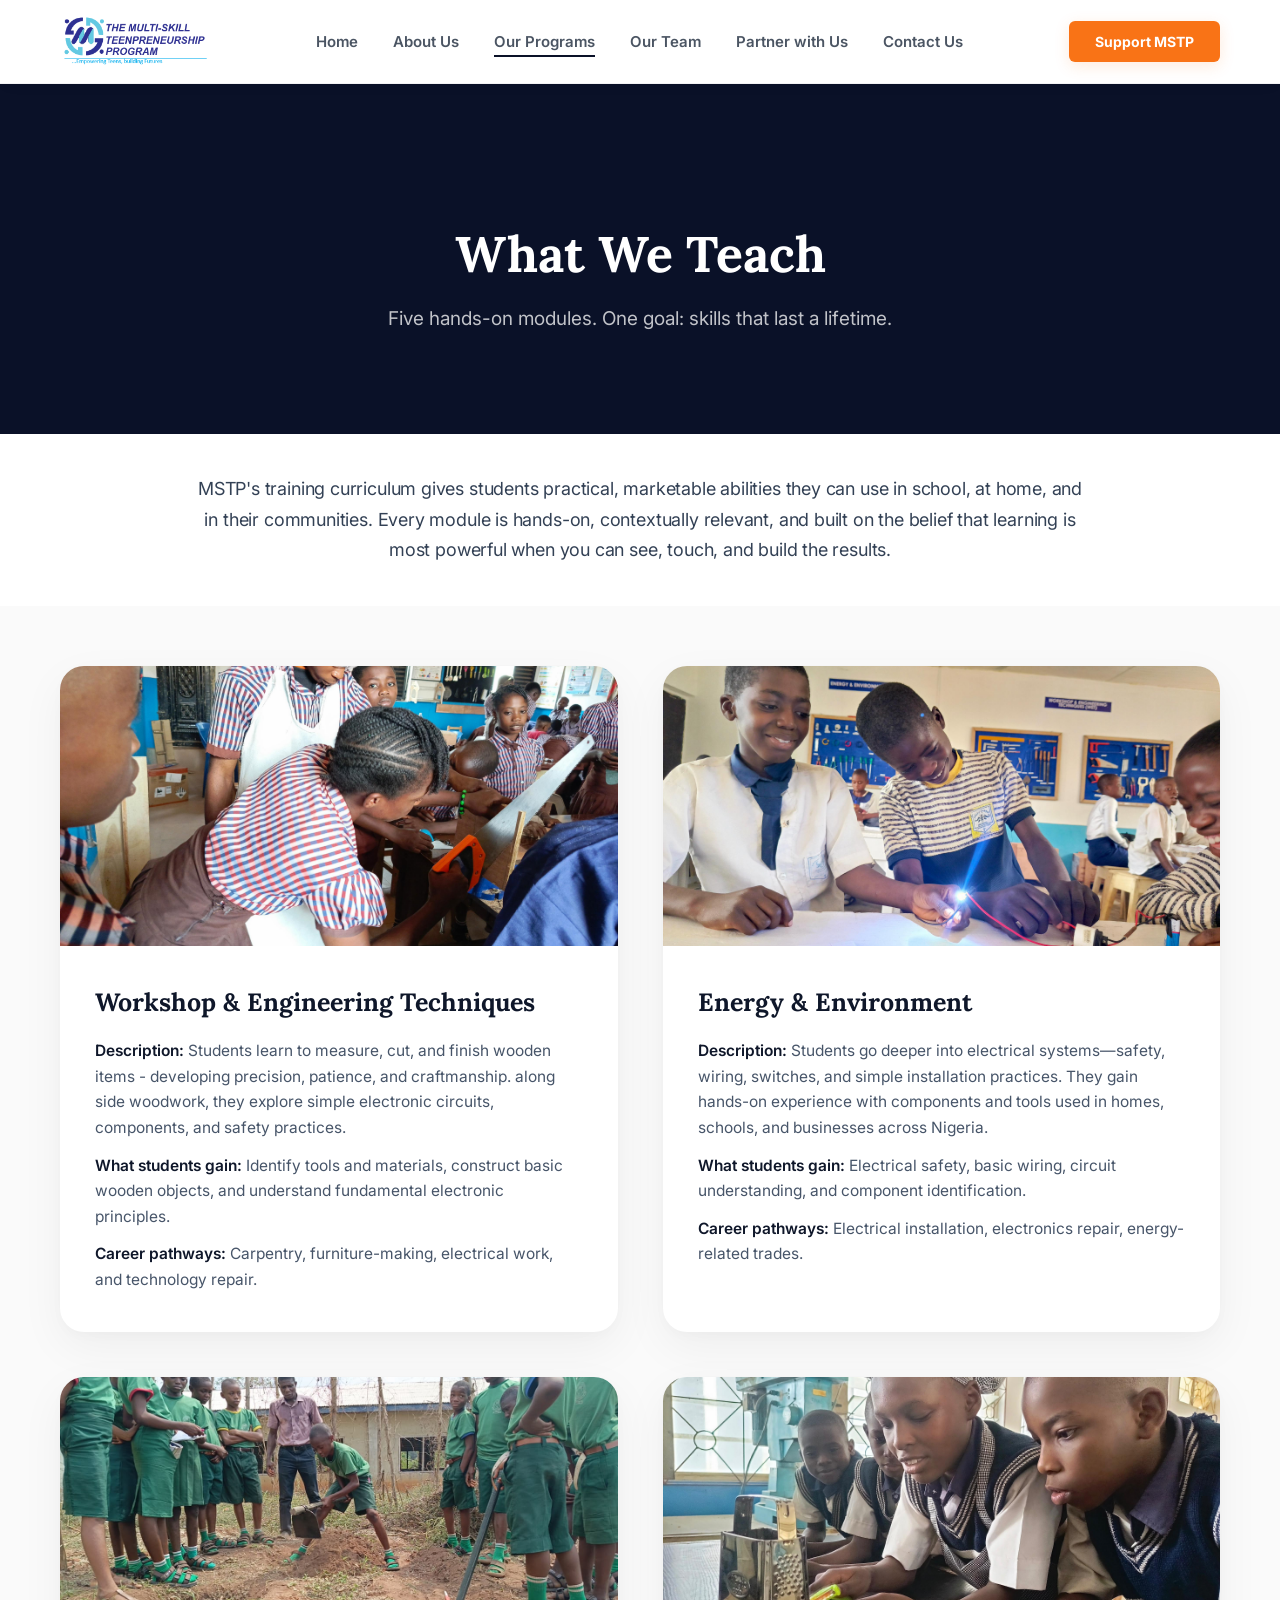
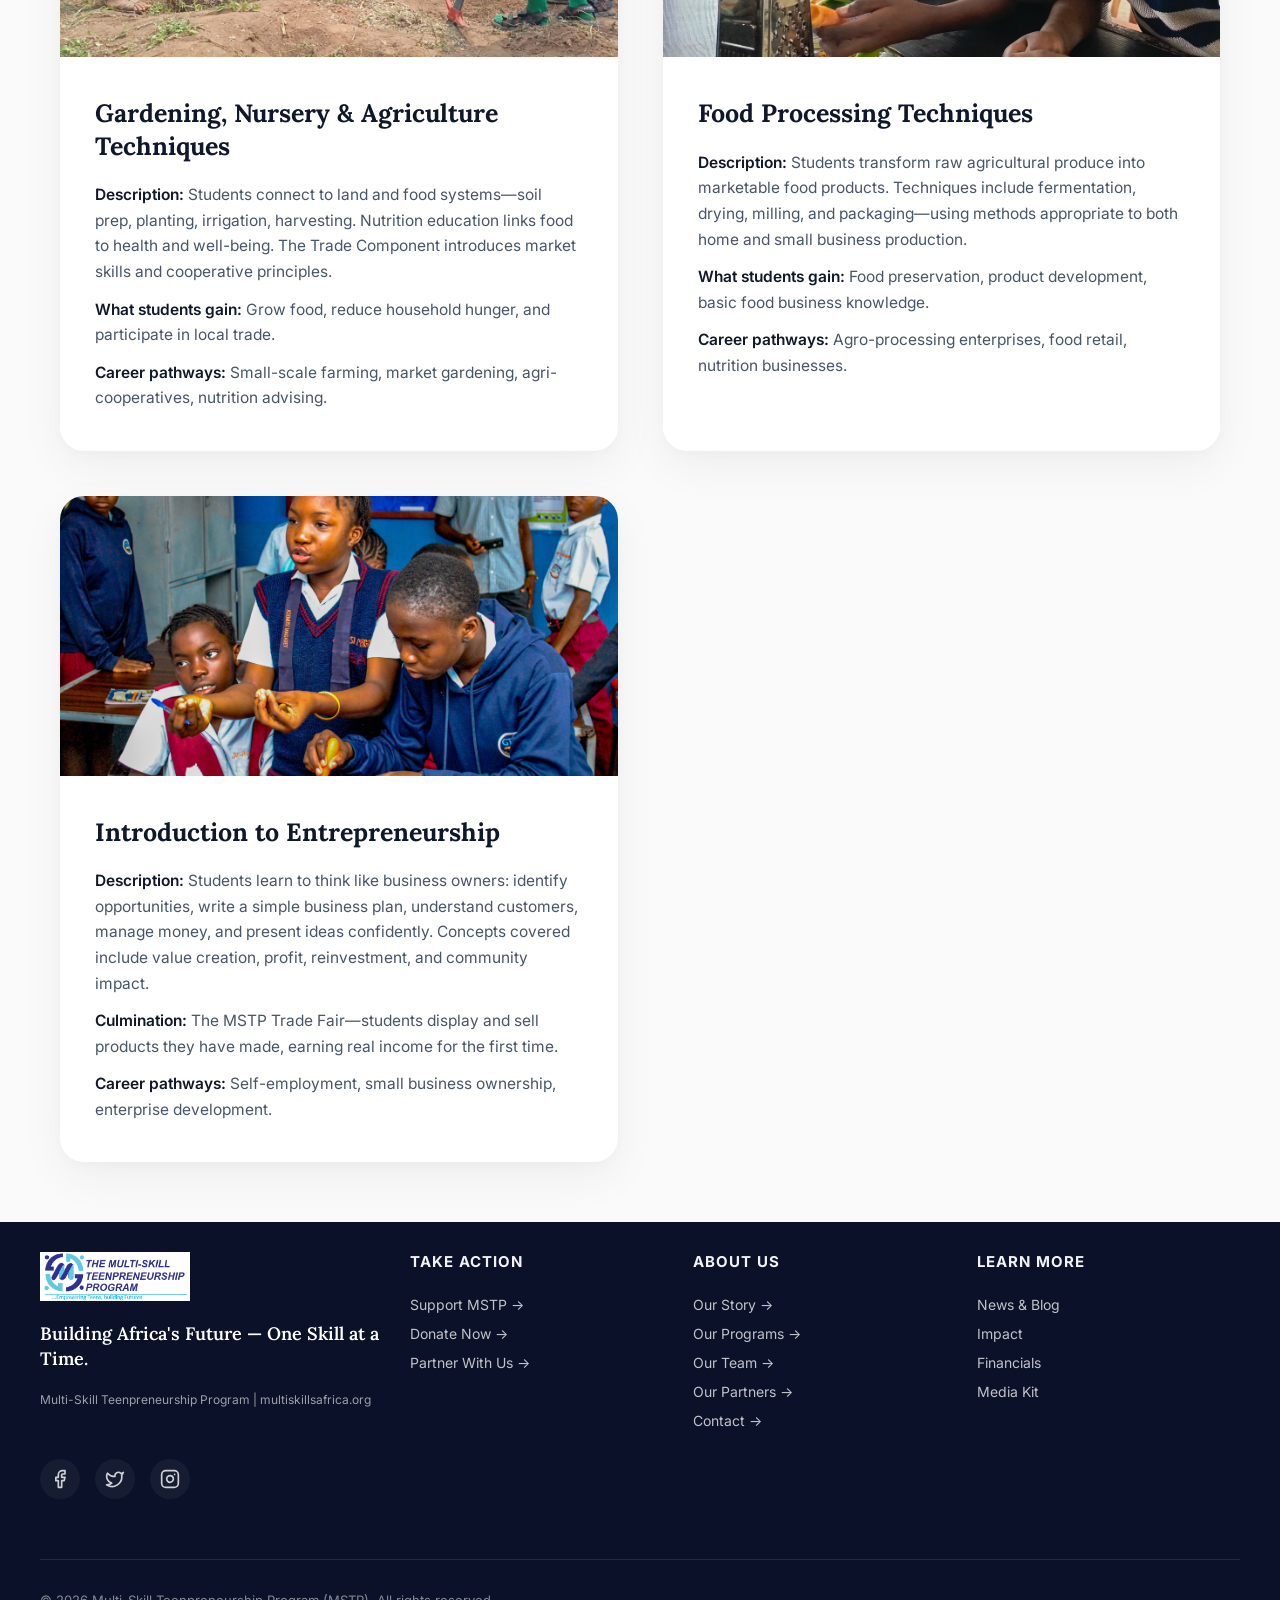
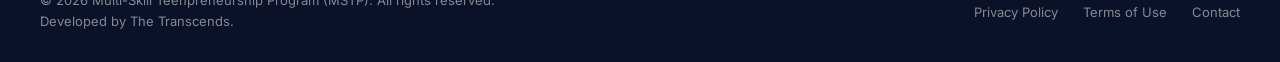
<file: ourprograms.html>
<!DOCTYPE html>
<html lang="en">
<head>
    <meta charset="UTF-8">
    <meta name="viewport" content="width=device-width, initial-scale=1.0">
    <title>Our Programs — What We Teach</title>

    <link rel="stylesheet" href="generalstyles.css">
    
    <link rel="stylesheet" href="ourprograms.css">
    <link rel="stylesheet" href="generalstyles-media-query.css">
    <link href="/IMAGES/multiskillsafrica-fav.png" rel="icon">

    <link rel="preconnect" href="https://fonts.googleapis.com">
    <link rel="preconnect" href="https://fonts.gstatic.com" crossorigin>
    <link href="https://fonts.googleapis.com/css2?family=Inter:wght@400;500;600&family=Lora:ital,wght@0,600;0,700;1,600&display=swap" rel="stylesheet">
</head>
<body>

        <!-- 1. NAVIGATION HEADER (The Welcome Gate) -->
<header id="main-header" class="site-header">
    <div class="header-container">

        <!-- Website Brand/Logo Area -->
        <div class="brand">
            <a href="index.html">
                <img src="/IMAGES/multiskillsafrica-logo.png" alt="multilskillsafrica-logo" class="logo">
            </a>
        </div>

        <!-- Desktop Navigation Area -->
        <nav id="main-nav" class="navigation" aria-label="Main Navigation">
            <ul class="nav-list">
                <li class="nav-item"><a href="index.html" class="nav-link">Home</a></li>
                <li class="nav-item"><a href="about-us.html" class="nav-link">About Us</a></li>
                <li class="nav-item"><a href="ourprograms.html" class="nav-link active">Our Programs</a></li>
                <!-- <li class="nav-item"><a href="impact.html" class="nav-link">Our Impact</a></li>
                <li class="nav-item"><a href="trainers.html" class="nav-link">Trainers Module</a></li> -->
                <li class="nav-item"><a href="team.html" class="nav-link">Our Team</a></li>
                <li class="nav-item"><a href="partner-with-us.html" class="nav-link">Partner with Us</a></li>
                <!-- <li class="nav-item"><a href="partner.html" class="nav-link">Official Partners</a></li> -->
                <li class="nav-item"><a href="contact.html" class="nav-link">Contact Us</a></li>
            </ul>
        </nav>

        <!-- Desktop Action Button Section -->
        <div class="header-actions">
            <a href="support.html" class="nav-cta">Support MSTP</a>
        </div>

        <!-- MOBILE NAVIGATION TRACK ENGINE -->   
        <nav id="mobile-navbar" aria-label="Mobile Navigation">
            <!-- Toggle Button (Always visible on mobile viewports) -->
            <button id="menu-toggle" aria-label="Open Navigation Menu" aria-expanded="false" aria-controls="nav-links">
                <svg xmlns="http://www.w3.org/2000/svg" width="24" height="24" viewBox="0 0 24 24" fill="none" stroke="currentColor" stroke-width="2" stroke-linecap="round" stroke-linejoin="round" class="lucide lucide-menu"><path d="M4 5h16"/><path d="M4 12h16"/><path d="M4 19h16"/></svg>
            </button>

            <!-- Navigation Links Container (The Sliding Drawer) -->
            <div id="nav-links">
                <!-- Close Button inside the sliding drawer -->
                <button id="menu-close" aria-label="Close Navigation Menu">
                    <svg xmlns="http://www.w3.org/2000/svg" width="24" height="24" viewBox="0 0 24 24" fill="none" stroke="currentColor" stroke-width="2" stroke-linecap="round" stroke-linejoin="round" class="lucide lucide-x"><path d="M18 6 6 18"/><path d="m6 6 12 12"/></svg>
                </button>

                <a href="index.html" class="mobile-nav-icon"><svg xmlns="http://www.w3.org/2000/svg" width="24" height="24" viewBox="0 0 24 24" fill="none" stroke="currentColor" stroke-width="2.25" stroke-linecap="round" stroke-linejoin="round" class="lucide lucide-house"><path d="M15 21v-8a1 1 0 0 0-1-1h-4a1 1 0 0 0-1 1v8"/><path d="M3 10a2 2 0 0 1 .709-1.528l7-6a2 2 0 0 1 2.582 0l7 6A2 2 0 0 1 21 10v9a2 2 0 0 1-2 2H5a2 2 0 0 1-2-2z"/></svg>Home</a>
                <a href="about-us.html" class="mobile-nav-icon"><svg xmlns="http://www.w3.org/2000/svg" width="24" height="24" viewBox="0 0 24 24" fill="none" stroke="currentColor" stroke-width="2.25" stroke-linecap="round" stroke-linejoin="round" class="lucide lucide-users"><path d="M16 21v-2a4 4 0 0 0-4-4H6a4 4 0 0 0-4 4v2"/><path d="M16 3.128a4 4 0 0 1 0 7.744"/><path d="M22 21v-2a4 4 0 0 0-3-3.87"/><circle cx="9" cy="7" r="4"/></svg>About</a>
                <a href="ourprograms.html" class="mobile-nav-icon active"><svg xmlns="http://www.w3.org/2000/svg" width="24" height="24" viewBox="0 0 24 24" fill="none" stroke="currentColor" stroke-width="2.25" stroke-linecap="round" stroke-linejoin="round" class="lucide lucide-book-open"><path d="M2 3h6a4 4 0 0 1 4 4v14a3 3 0 0 0-3-3H2z"/><path d="M22 3h-6a4 4 0 0 0-4 4v14a3 3 0 0 1 3-3h7z"/></svg>Our Programs</a>
                
                <a href="impact.html" class="mobile-nav-icon"><svg xmlns="http://www.w3.org/2000/svg" width="24" height="24" viewBox="0 0 24 24" fill="none" stroke="currentColor" stroke-width="2.25" stroke-linecap="round" stroke-linejoin="round" class="lucide lucide-trending-up"><polyline points="22 7 13.5 15.5 8.5 10.5 2 17"/><polyline points="16 7 22 7 22 13"/></svg>Our Impact</a>
                <a href="trainers.html" class="mobile-nav-icon"><svg xmlns="http://www.w3.org/2000/svg" width="24" height="24" viewBox="0 0 24 24" fill="none" stroke="currentColor" stroke-width="2" stroke-linecap="round" stroke-linejoin="round" class="lucide lucide-presentation"><rect width="20" height="14" x="2" y="3" rx="2"/><path d="M12 17v4"/><path d="M9 21h6"/><path d="M8 11l3-3 3 3"/></svg>Trainers Module</a>
                <a href="team.html" class="mobile-nav-icon"><svg xmlns="http://www.w3.org/2000/svg" width="24" height="24" viewBox="0 0 24 24" fill="none" stroke="currentColor" stroke-width="2.25" stroke-linecap="round" stroke-linejoin="round" class="lucide lucide-users-round"><path d="M18 21a6 6 0 0 0-12 0"/><circle cx="12" cy="10" r="4"/><path d="M12 2a14.5 14.5 0 0 0 0 20"/></svg>Our Team</a>
                <a href="blog.html" class="mobile-nav-icon"><svg xmlns="http://www.w3.org/2000/svg" width="24" height="24" viewBox="0 0 24 24" fill="none" stroke="currentColor" stroke-width="2.25" stroke-linecap="round" stroke-linejoin="round" class="lucide lucide-newspaper"><path d="M4 22h16a2 2 0 0 0 2-2V4a2 2 0 0 0-2-2H8a2 2 0 0 0-2 2v16a2 2 0 0 1-2 2Zm0 0a2 2 0 0 1-2-2v-9c0-1.1.9-2 2-2h2"/><path d="M18 14h-8"/><path d="M15 18h-5"/><path d="M10 6h8v4h-8V6Z"/></svg>News & Blog</a>
                <a href="partner.html" class="mobile-nav-icon"><svg xmlns="http://www.w3.org/2000/svg" width="24" height="24" viewBox="0 0 24 24" fill="none" stroke="currentColor" stroke-width="2" stroke-linecap="round" stroke-linejoin="round" class="lucide lucide-handshake"><path d="m11 17 2 2a1 1 0 0 0 1.4 0l4-4a1 1 0 0 0 0-1.4l-11.6-11.6a2.1 2.1 0 0 0-3 3l3.8 3.8"/><path d="m14 14 2.5 2.5a1 1 0 0 0 1.4 0l4-4a1 1 0 0 0 0-1.4L11 2"/><path d="M17 11V7a1 1 0 0 0-1-1h-4"/><path d="M10 11H6a1 1 0 0 1-1-1V6"/></svg>Official Partners</a>
                <a href="partner-with-us.html" class="mobile-nav-icon"><svg xmlns="http://www.w3.org/2000/svg" width="24" height="24" viewBox="0 0 24 24" fill="none" stroke="currentColor" stroke-width="2" stroke-linecap="round" stroke-linejoin="round" class="lucide lucide-handshake-icon lucide-handshake"><path d="m11 17 2 2a1 1 0 1 0 3-3"/><path d="m14 14 2.5 2.5a1 1 0 1 0 3-3l-3.88-3.88a3 3 0 0 0-4.24 0l-.88.88a1 1 0 1 1-3-3l2.81-2.81a5.79 5.79 0 0 1 7.06-.87l.47.28a2 2 0 0 0 1.42.25L21 4"/><path d="m21 3 1 11h-2"/><path d="M3 3 2 14l6.5 6.5a1 1 0 1 0 3-3"/><path d="M3 4h8"/></svg>Partner With Us</a>                
                <a href="contact.html" class="mobile-nav-icon"><svg xmlns="http://www.w3.org/2000/svg" width="24" height="24" viewBox="0 0 24 24" fill="none" stroke="currentColor" stroke-width="2.25" stroke-linecap="round" stroke-linejoin="round" class="lucide lucide-phone-call"><path d="M13 2a9 9 0 0 1 9 9"/><path d="M13 6a5 5 0 0 1 5 5"/><path d="M13.832 16.568a1 1 0 0 0 1.213-.303l.355-.465A2 2 0 0 1 17 15h3a2 2 0 0 1 2 2v3a2 2 0 0 1-2 2A18 18 0 0 1 2 4a2 2 0 0 1 2-2h3a2 2 0 0 1 2 2v3a2 2 0 0 1-.8 1.6l-.468.351a1 1 0 0 0-.292 1.233 14 14 0 0 0 6.392 6.384"/></svg>Contact Us</a>

                <a href="support.html" class="mobile-nav-icon"><svg xmlns="http://www.w3.org/2000/svg" width="24" height="24" viewBox="0 0 24 24" fill="none" stroke="currentColor" stroke-width="2" stroke-linecap="round" stroke-linejoin="round" class="lucide lucide-heart"><path d="M19 14c1.49-1.46 3-3.21 3-5.5A5.5 5.5 0 0 0 16.5 3c-1.76 0-3 .5-4.5 2-1.5-1.5-2.74-2-4.5-2A5.5 5.5 0 0 0 2 8.5c0 2.3 1.5 4.05 3 5.5l7 7Z"/></svg>Support MSTP</a>
            </div>
        </nav>

    </div>
</header>

<main class="programs-page-wrapper">
    
    <!-- ==========================================
         SECTION 1: HERO HEADER (WHAT WE TEACH)
         ========================================== -->
    <section class="page-hero reveal-on-scroll">
        <div class="hero-content-inner">
            <!-- Reusing global typography engine rules -->
            <h1 class="page-main-title">What We Teach</h1>
            <p class="page-subtitle">Five hands-on modules. One goal: skills that last a lifetime.</p>
        </div>
    </section>

    <!-- ==========================================
         SECTION 2: CURRICULUM INTRO PLATFORM
         ========================================== -->
    <!-- Constrains text length elegantly for desktop readability -->
    <section class="section-layout-section reveal-on-scroll">
        <div class="section-inner-container">
            <p class="section-text-para section-lead-paragraph">
                MSTP's training curriculum gives students practical, marketable abilities they can use in school, at home, and in their communities. Every module is hands-on, contextually relevant, and built on the belief that learning is most powerful when you can see, touch, and build the results.
            </p>
        </div>
    </section>

    <!-- ==========================================
     CORE TRAINING MODULES GRID SECTION
     ========================================== -->
<section class="modules-section-wrapper">
    <div class="modules-inner-grid">
        
        <!-- Module Card: Wood, Electronics & Technology (WET) -->
        <article class="module-editorial-card">
            
            <!-- Top Image Frame with Smooth Top Corners -->
            <div class="module-card-media">
                <img src="/IMAGES/wet.jpg" alt="WET Workshop" class="module-raw-image">
            </div>

            <!-- Content Info Panel -->
            <div class="module-card-details">

                <!-- Big Bold Heading Title -->
                <h3 class="module-editorial-title">Workshop & Engineering Techniques</h3>

                <!-- Descriptive Breakdown Texts -->
                <div class="module-description-stack">
                    <p class="module-body-excerpt">
                        <strong>Description:</strong> Students learn to measure, cut, and finish wooden items - developing precision, patience, and craftmanship. along side woodwork, they explore simple electronic circuits, components, and safety practices.
                    </p>
                    <p class="module-body-excerpt">
                        <strong>What students gain:</strong> Identify tools and materials, construct basic wooden objects, and understand fundamental electronic principles.
                    </p>
                    <p class="module-body-excerpt">
                        <strong>Career pathways:</strong> Carpentry, furniture-making, electrical work, and technology repair.
                    </p>
                </div>

            </div>
        </article>

        <article class="module-editorial-card">
            <div class="module-card-media">
                <img src="/IMAGES/E&E.jpg" alt="Electrical & Electronics Workshop" class="module-raw-image">
            </div>
            <div class="module-card-details">
                <h3 class="module-editorial-title">Energy & Environment</h3>
                <div class="module-description-stack">
                    <p class="module-body-excerpt">
                        <strong>Description:</strong> Students go deeper into electrical systems—safety, wiring, switches, and simple installation practices. They gain hands-on experience with components and tools used in homes, schools, and businesses across Nigeria.
                    </p>
                    <p class="module-body-excerpt">
                        <strong>What students gain:</strong> Electrical safety, basic wiring, circuit understanding, and component identification.
                    </p>
                    <p class="module-body-excerpt">
                        <strong>Career pathways:</strong> Electrical installation, electronics repair, energy-related trades.
                    </p>
                </div>
            </div>
        </article>

        <article class="module-editorial-card">
            <div class="module-card-media">
                <img src="/IMAGES/gardeningnurseryagriculturetechniques_65d4a9f770e15.jpg" alt="Agriculture and GNAT Workshop" class="module-raw-image">
            </div>
            <div class="module-card-details">
                <h3 class="module-editorial-title">Gardening, Nursery & Agriculture Techniques</h3>
                <div class="module-description-stack">
                    <p class="module-body-excerpt">
                        <strong>Description:</strong> Students connect to land and food systems—soil prep, planting, irrigation, harvesting. Nutrition education links food to health and well-being. The Trade Component introduces market skills and cooperative principles.
                    </p>
                    <p class="module-body-excerpt">
                        <strong>What students gain:</strong> Grow food, reduce household hunger, and participate in local trade.
                    </p>
                    <p class="module-body-excerpt">
                        <strong>Career pathways:</strong> Small-scale farming, market gardening, agri-cooperatives, nutrition advising.
                    </p>
                </div>
            </div>
        </article>

        <article class="module-editorial-card">
            <div class="module-card-media">
                <img src="/IMAGES/food processing.jpg" alt="MSTP students at the Food Processing Workshop" class="module-raw-image">
            </div>
            <div class="module-card-details">
                <h3 class="module-editorial-title">Food Processing Techniques</h3>
                <div class="module-description-stack">
                    <p class="module-body-excerpt">
                        <strong>Description:</strong> Students transform raw agricultural produce into marketable food products. Techniques include fermentation, drying, milling, and packaging—using methods appropriate to both home and small business production.
                    </p>
                    <p class="module-body-excerpt">
                        <strong>What students gain:</strong> Food preservation, product development, basic food business knowledge.
                    </p>
                    <p class="module-body-excerpt">
                        <strong>Career pathways:</strong> Agro-processing enterprises, food retail, nutrition businesses.
                    </p>
                </div>
            </div>
        </article>

        <article class="module-editorial-card">
            <div class="module-card-media">
                <img src="/IMAGES/ENT.jpg" alt="Introduction to Entrepreneurship" class="module-raw-image">
            </div>
            <div class="module-card-details">
                <h3 class="module-editorial-title">Introduction to Entrepreneurship</h3>
                <div class="module-description-stack">
                    <p class="module-body-excerpt">
                        <strong>Description:</strong> Students learn to think like business owners: identify opportunities, write a simple business plan, understand customers, manage money, and present ideas confidently. Concepts covered include value creation, profit, reinvestment, and community impact.
                    </p>
                    <p class="module-body-excerpt">
                        <strong>Culmination:</strong> The MSTP Trade Fair—students display and sell products they have made, earning real income for the first time.
                    </p>
                    <p class="module-body-excerpt">
                        <strong>Career pathways:</strong> Self-employment, small business ownership, enterprise development.
                    </p>
                </div>
            </div>
        </article>

    </div>
</section>
    

</main>

        <!-- 5. FOOTER SECTION (Logo, Columns, Newsletter, Socials, Legal) -->
<footer class="site-footer">
    <!-- Main informational and interactive column grids -->
    <div class="footer-columns">

        <!-- Footer Column 1 — Logo + Tagline -->
        <div class="footer-col brand-info-col">
            <div class="brand-logo-wrap">
                <a href="/" aria-label="MSTP Home">
                    <!-- MSTP inline SVG logo platform hook -->
                    <img src="/IMAGES/multiskillsafrica-logo.png" alt="multiskillsafricalogo Logo" class="logo">
                </a>
            </div>
            <p class="footer-tagline">Building Africa's Future — One Skill at a Time.</p>
            <p class="footer-subline">Multi-Skill Teenpreneurship Program | multiskillsafrica.org</p>
        </div>

        <!-- Footer Column 2 — Take Action -->
        

        <!-- Footer Column 4 — Learn More -->
        <div class="footer-col">
            <h2 class="footer-heading">Take Action</h2>
            <ul class="footer-links-list">
                <li><a href="support.html" class="footer-link">Support MSTP &rarr;</a></li>
                <li><a href="support.html" class="footer-link">Donate Now &rarr;</a></li>
                <li><a href="partner-with-us.html" class="footer-link">Partner With Us &rarr;</a></li>
            </ul>
        </div>

        <div class="footer-col">
            <h2 class="footer-heading">About Us</h2>
            <ul class="footer-links-list">
                <li><a href="about-us.html" class="footer-link">Our Story &rarr;</a></li>
                <li><a href="ourprograms.html" class="footer-link">Our Programs &rarr;</a></li>
                <li><a href="team.html" class="footer-link">Our Team &rarr;</a></li>
                <li><a href="partner.html" class="footer-link">Our Partners &rarr;</a></li>
                <li><a href="contact.html" class="footer-link">Contact &rarr;</a></li>
            </ul>
        </div>

        <!-- Footer Column 4 — Learn More -->
        <div class="footer-col">
            <h2 class="footer-heading">Learn More</h2>
            <ul class="footer-links-list">
                <li><a href="blog.html" class="footer-link">News & Blog</a></li>
                <li><a href="impact.html" class="footer-link">Impact</a></li>
                <li><a href="financials.html" class="footer-link">Financials</a></li>
                <li><a href="/media" class="footer-link">Media Kit</a></li>
            </ul>
        </div>

        <!-- Footer — Newsletter Signup -->
        <div class="footer-col newsletter-col">
            <!-- Footer — Social Icons Block -->
            <div class="footer-social-wrap">
                <a href="https://www.facebook.com/profile.php?id=61550199511296" target="_blank" rel="noopener" class="social-icon-link" aria-label="Facebook">
                    <svg xmlns="http://www.w3.org/2000/svg" width="20" height="20" viewBox="0 0 24 24" fill="none" stroke="currentColor" stroke-width="2" stroke-linecap="round" stroke-linejoin="round" class="lucide lucide-facebook"><path d="M18 2h-3a5 5 0 0 0-5 5v3H7v4h3v8h4v-8h3l1-4h-4V7a1 1 0 0 1 1-1h3z"/></svg>
                </a>
                <a href="https://x.com/Multiskill142" target="_blank" rel="noopener" class="social-icon-link" aria-label="X (Twitter)">
                    <svg xmlns="http://www.w3.org/2000/svg" width="20" height="20" viewBox="0 0 24 24" fill="none" stroke="currentColor" stroke-width="2" stroke-linecap="round" stroke-linejoin="round" class="lucide lucide-twitter"><path d="M22 4s-.7 2.1-2 3.4c1.6 10-9.4 17.3-18 11.6 2.2.1 4.4-.6 6-2C3 15.5.5 9.6 3 5c2.2 2.6 5.6 4.1 9 4-.9-4.2 4-6.6 7-3.8 1.1 0 3-1.2 3-1.2z"/></svg>
                </a>
                <a href="https://www.instagram.com/mstpafrica/" target="_blank" rel="noopener" class="social-icon-link" aria-label="Instagram">
                    <svg xmlns="http://www.w3.org/2000/svg" width="20" height="20" viewBox="0 0 24 24" fill="none" stroke="currentColor" stroke-width="2" stroke-linecap="round" stroke-linejoin="round" class="lucide lucide-instagram"><rect width="20" height="20" x="2" y="2" rx="5" ry="5"/><path d="M16 11.37A4 4 0 1 1 12.63 8 4 4 0 0 1 16 11.37z"/><line x1="17.5" x2="17.51" y1="6.5" y2="6.5"/></svg>
                </a>
            </div>
        </div>

    </div>

    <!-- Footer — Legal Row and Credits -->
    <div class="footer-bottom">
        <div class="footer-legal-left">
            <p class="copyright">&copy; 2026 Multi-Skill Teenpreneurship Program (MSTP). All rights reserved.</p>
            <p class="copyright">Developed by The Transcends.</p>
        </div>
        <div class="footer-legal-right">
            <ul class="legal-links-list">
                <li><a href="/privacy" class="legal-link">Privacy Policy</a></li>
                <li><a href="/terms" class="legal-link">Terms of Use</a></li>
                <li><a href="contact.html" class="legal-link">Contact</a></li>
            </ul>
        </div>
    </div>
</footer>

<script src="general-script.js"></script>

</body>
</html>
</file>
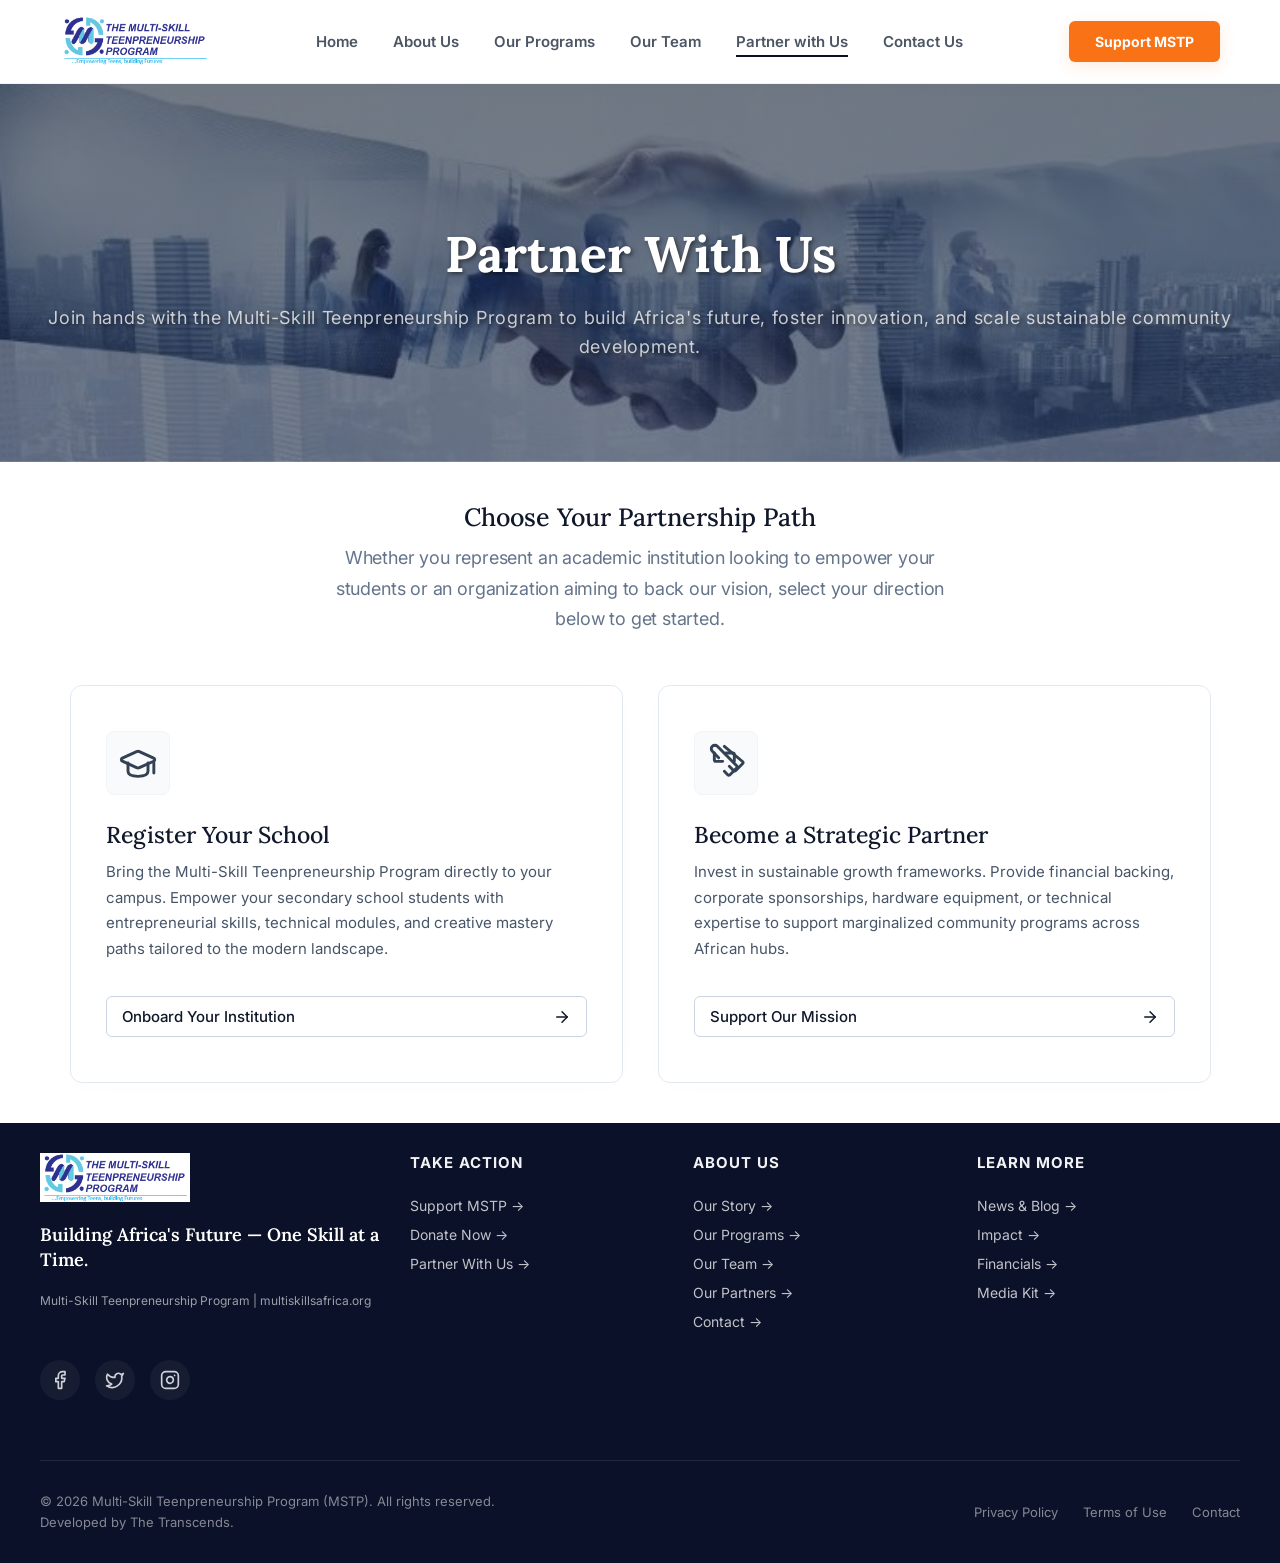
<file: partner-with-us.html>
<!DOCTYPE html>
<html lang="en">
<head>
    <meta charset="UTF-8">
    <meta name="viewport" content="width=device-width, initial-scale=1.0">
    <title>Partner With MSTP</title>

    <link rel="stylesheet" href="generalstyles.css">
    <link rel="stylesheet" href="partner-with-us.css">
    <link rel="stylesheet" href="generalstyles-media-query.css">
    <link href="/IMAGES/multiskillsafrica-fav.png" rel="icon">

    <link rel="preconnect" href="https://fonts.googleapis.com">
    <link rel="preconnect" href="https://fonts.gstatic.com" crossorigin>
    <link href="https://fonts.googleapis.com/css2?family=Inter:wght@400;500;600&family=Lora:ital,wght@0,600;0,700;1,600&display=swap" rel="stylesheet">
</head>
<body>

<header id="main-header" class="site-header">
    <div class="header-container">

        <div class="brand">
            <a href="index.html">
                <img src="/IMAGES/multiskillsafrica-logo.png" alt="multilskillsafrica-logo" class="logo">
            </a>
        </div>

        <nav id="main-nav" class="navigation" aria-label="Main Navigation">
            <ul class="nav-list">
                <li class="nav-item"><a href="index.html" class="nav-link">Home</a></li>
                <li class="nav-item"><a href="about-us.html" class="nav-link">About Us</a></li>
                <li class="nav-item"><a href="ourprograms.html" class="nav-link">Our Programs</a></li>
                <li class="nav-item"><a href="team.html" class="nav-link">Our Team</a></li>
                <li class="nav-item"><a href="partner-with-us.html" class="nav-link active">Partner with Us</a></li>
                <li class="nav-item"><a href="contact.html" class="nav-link">Contact Us</a></li>
            </ul>
        </nav>

        <div class="header-actions active">
            <a href="support.html" class="nav-cta">Support MSTP</a>
        </div>

        <nav id="mobile-navbar" aria-label="Mobile Navigation">
            <button id="menu-toggle" aria-label="Open Navigation Menu" aria-expanded="false" aria-controls="nav-links">
                <svg xmlns="http://www.w3.org/2000/svg" width="24" height="24" viewBox="0 0 24 24" fill="none" stroke="currentColor" stroke-width="2" stroke-linecap="round" stroke-linejoin="round" class="lucide lucide-menu"><path d="M4 5h16"/><path d="M4 12h16"/><path d="M4 19h16"/></svg>
            </button>

            <div id="nav-links">
                <button id="menu-close" aria-label="Close Navigation Menu">
                    <svg xmlns="http://www.w3.org/2000/svg" width="24" height="24" viewBox="0 0 24 24" fill="none" stroke="currentColor" stroke-width="2" stroke-linecap="round" stroke-linejoin="round" class="lucide lucide-x"><path d="M18 6 6 18"/><path d="m6 6 12 12"/></svg>
                </button>

                <a href="index.html" class="mobile-nav-icon"><svg xmlns="http://www.w3.org/2000/svg" width="24" height="24" viewBox="0 0 24 24" fill="none" stroke="currentColor" stroke-width="2.25" stroke-linecap="round" stroke-linejoin="round" class="lucide lucide-house"><path d="M15 21v-8a1 1 0 0 0-1-1h-4a1 1 0 0 0-1 1v8"/><path d="M3 10a2 2 0 0 1 .709-1.528l7-6a2 2 0 0 1 2.582 0l7 6A2 2 0 0 1 21 10v9a2 2 0 0 1-2 2H5a2 2 0 0 1-2-2z"/></svg>Home</a>
                <a href="about-us.html" class="mobile-nav-icon"><svg xmlns="http://www.w3.org/2000/svg" width="24" height="24" viewBox="0 0 24 24" fill="none" stroke="currentColor" stroke-width="2.25" stroke-linecap="round" stroke-linejoin="round" class="lucide lucide-users"><path d="M16 21v-2a4 4 0 0 0-4-4H6a4 4 0 0 0-4 4v2"/><path d="M16 3.128a4 4 0 0 1 0 7.744"/><path d="M22 21v-2a4 4 0 0 0-3-3.87"/><circle cx="9" cy="7" r="4"/></svg>About</a>
                <a href="ourprograms.html" class="mobile-nav-icon"><svg xmlns="http://www.w3.org/2000/svg" width="24" height="24" viewBox="0 0 24 24" fill="none" stroke="currentColor" stroke-width="2.25" stroke-linecap="round" stroke-linejoin="round" class="lucide lucide-book-open"><path d="M2 3h6a4 4 0 0 1 4 4v14a3 3 0 0 0-3-3H2z"/><path d="M22 3h-6a4 4 0 0 0-4 4v14a3 3 0 0 1 3-3h7z"/></svg>Our Programs</a>
                <a href="impact.html" class="mobile-nav-icon"><svg xmlns="http://www.w3.org/2000/svg" width="24" height="24" viewBox="0 0 24 24" fill="none" stroke="currentColor" stroke-width="2.25" stroke-linecap="round" stroke-linejoin="round" class="lucide lucide-trending-up"><polyline points="22 7 13.5 15.5 8.5 10.5 2 17"/><polyline points="16 7 22 7 22 13"/></svg>Our Impact</a>
                <a href="trainers.html" class="mobile-nav-icon"><svg xmlns="http://www.w3.org/2000/svg" width="24" height="24" viewBox="0 0 24 24" fill="none" stroke="currentColor" stroke-width="2" stroke-linecap="round" stroke-linejoin="round" class="lucide lucide-presentation"><rect width="20" height="14" x="2" y="3" rx="2"/><path d="M12 17v4"/><path d="M9 21h6"/><path d="M8 11l3-3 3 3"/></svg>Trainers Module</a>
                <a href="team.html" class="mobile-nav-icon"><svg xmlns="http://www.w3.org/2000/svg" width="24" height="24" viewBox="0 0 24 24" fill="none" stroke="currentColor" stroke-width="2.25" stroke-linecap="round" stroke-linejoin="round" class="lucide lucide-users-round"><path d="M18 21a6 6 0 0 0-12 0"/><circle cx="12" cy="10" r="4"/><path d="M12 2a14.5 14.5 0 0 0 0 20"/></svg>Our Team</a>
                <a href="blog.html" class="mobile-nav-icon"><svg xmlns="http://www.w3.org/2000/svg" width="24" height="24" viewBox="0 0 24 24" fill="none" stroke="currentColor" stroke-width="2.25" stroke-linecap="round" stroke-linejoin="round" class="lucide lucide-newspaper"><path d="M4 22h16a2 2 0 0 0 2-2V4a2 2 0 0 0-2-2H8a2 2 0 0 0-2 2v16a2 2 0 0 1-2 2Zm0 0a2 2 0 0 1-2-2v-9c0-1.1.9-2 2-2h2"/><path d="M18 14h-8"/><path d="M15 18h-5"/><path d="M10 6h8v4h-8V6Z"/></svg>News & Blog</a>
                <a href="partner.html" class="mobile-nav-icon"><svg xmlns="http://www.w3.org/2000/svg" width="24" height="24" viewBox="0 0 24 24" fill="none" stroke="currentColor" stroke-width="2" stroke-linecap="round" stroke-linejoin="round" class="lucide lucide-handshake"><path d="m11 17 2 2a1 1 0 0 0 1.4 0l4-4a1 1 0 0 0 0-1.4l-11.6-11.6a2.1 2.1 0 0 0-3 3l3.8 3.8"/><path d="m14 14 2.5 2.5a1 1 0 0 0 1.4 0l4-4a1 1 0 0 0 0-1.4L11 2"/><path d="M17 11V7a1 1 0 0 0-1-1h-4"/><path d="M10 11H6a1 1 0 0 1-1-1V6"/></svg>Official Partners</a>
                <a href="partner-with-us.html" class="mobile-nav-icon active"><svg xmlns="http://www.w3.org/2000/svg" width="24" height="24" viewBox="0 0 24 24" fill="none" stroke="currentColor" stroke-width="2" stroke-linecap="round" stroke-linejoin="round" class="lucide lucide-handshake"><path d="m11 17 2 2a1 1 0 1 0 3-3"/><path d="m14 14 2.5 2.5a1 1 0 1 0 3-3l-3.88-3.88a3 3 0 0 0-4.24 0l-.88.88a1 1 0 1 1-3-3l2.81-2.81a5.79 5.79 0 0 1 7.06-.87l.47.28a2 2 0 0 0 1.42.25L21 4"/><path d="m21 3 1 11h-2"/><path d="M3 3 2 14l6.5 6.5a1 1 0 1 0 3-3"/><path d="M3 4h8"/></svg>Partner With Us</a>               
                <a href="contact.html" class="mobile-nav-icon"><svg xmlns="http://www.w3.org/2000/svg" width="24" height="24" viewBox="0 0 24 24" fill="none" stroke="currentColor" stroke-width="2.25" stroke-linecap="round" stroke-linejoin="round" class="lucide lucide-phone-call"><path d="M13 2a9 9 0 0 1 9 9"/><path d="M13 6a5 5 0 0 1 5 5"/><path d="M13.832 16.568a1 1 0 0 0 1.213-.303l.355-.465A2 2 0 0 1 17 15h3a2 2 0 0 1 2 2v3a2 2 0 0 1-2 2A18 18 0 0 1 2 4a2 2 0 0 1 2-2h3a2 2 0 0 1 2 2v3a2 2 0 0 1-.8 1.6l-.468.351a1 1 0 0 0-.292 1.233 14 14 0 0 0 6.392 6.384"/></svg>Contact Us</a>
                <a href="support.html" class="mobile-nav-icon"><svg xmlns="http://www.w3.org/2000/svg" width="24" height="24" viewBox="0 0 24 24" fill="none" stroke="currentColor" stroke-width="2" stroke-linecap="round" stroke-linejoin="round" class="lucide lucide-heart"><path d="M19 14c1.49-1.46 3-3.21 3-5.5A5.5 5.5 0 0 0 16.5 3c-1.76 0-3 .5-4.5 2-1.5-1.5-2.74-2-4.5-2A5.5 5.5 0 0 0 2 8.5c0 2.3 1.5 4.05 3 5.5l7 7Z"/></svg>Support MSTP</a>
            </div>
        </nav>
    </div>
</header>

<main class="partners-page-wrapper">
    
    <section class="page-hero reveal-on-scroll">
        <h1 class="page-main-title">Partner With Us</h1>
        <p class="page-subtitle">Join hands with the Multi-Skill Teenpreneurship Program to build Africa's future, foster innovation, and scale sustainable community development.</p>
    </section>

    <section class="section-layout-section">
        <div class="section-inner-container">
            <h2 class="partner-prompt-heading reveal-on-scroll">Choose Your Partnership Path</h2>
            <p class="section-lead-paragraph reveal-on-scroll">Whether you represent an academic institution looking to empower your students or an organization aiming to back our vision, select your direction below to get started.</p>
            
            <div class="partner-options-grid">
                
                <article class="partner-option-card reveal-on-scroll">
                    <div class="option-icon-container">
                        <svg xmlns="http://www.w3.org/2000/svg" width="40" height="40" viewBox="0 0 24 24" fill="none" stroke="currentColor" stroke-width="1.75" stroke-linecap="round" stroke-linejoin="round"><path d="M21.42 10.922a1 1 0 0 0-.019-1.838L12.83 5.18a2 2 0 0 0-1.66 0L2.6 9.08a1 1 0 0 0 0 1.832l8.57 3.908a2 2 0 0 0 1.66 0z"/><path d="M6 12v5c0 2 2 3 6 3s6-1 6-3v-5"/><path d="M21.5 12v6"/></svg>
                    </div>
                    <h3 class="option-title">Register Your School</h3>
                    <p class="option-description">Bring the Multi-Skill Teenpreneurship Program directly to your campus. Empower your secondary school students with entrepreneurial skills, technical modules, and creative mastery paths tailored to the modern landscape.</p>
                    
                    <a href="https://docs.google.com/forms/d/e/1FAIpQLSep0r49UzEGm3kTqcEq-g1UJs7GFNJVJRywBaOLJGzLZTO7XQ/viewform?usp=header" target="_blank" rel="noopener" class="partner-action-btn">
                        <span>Onboard Your Institution</span>
                        <svg xmlns="http://www.w3.org/2000/svg" width="18" height="18" viewBox="0 0 24 24" fill="none" stroke="currentColor" stroke-width="2" stroke-linecap="round" stroke-linejoin="round"><path d="M5 12h14"/><path d="m12 5 7 7-7 7"/></svg>
                    </a>
                </article>

                <a href="https://docs.google.com/forms/d/e/1FAIpQLSci0OKlks1q3pGRP5UMlL85lVcVTvhPXWTN9-QD4FhoqQ2mbw/viewform?usp=header" target="_blank" rel="noopener" style="text-decoration: none; color: inherit;">
                    <article class="partner-option-card reveal-on-scroll">
                        <div class="option-icon-container">
                            <svg xmlns="http://www.w3.org/2000/svg" width="40" height="40" viewBox="0 0 24 24" fill="none" stroke="currentColor" stroke-width="1.75" stroke-linecap="round" stroke-linejoin="round"><path d="m11 17 2 2a1 1 0 0 0 1.4 0l4-4a1 1 0 0 0 0-1.4l-11.6-11.6a2.1 2.1 0 0 0-3 3l3.8 3.8"/><path d="m14 14 2.5 2.5a1 1 0 0 0 1.4 0l4-4a1 1 0 0 0 0-1.4L11 2"/><path d="M17 11V7a1 1 0 0 0-1-1h-4"/><path d="M10 11H6a1 1 0 0 1-1-1V6"/></svg>
                        </div>
                        <h3 class="option-title">Become a Strategic Partner</h3>
                        <p class="option-description">Invest in sustainable growth frameworks. Provide financial backing, corporate sponsorships, hardware equipment, or technical expertise to support marginalized community programs across African hubs.</p>
                        
                        <div class="partner-action-btn">
                            <span>Support Our Mission</span>
                            <svg xmlns="http://www.w3.org/2000/svg" width="18" height="18" viewBox="0 0 24 24" fill="none" stroke="currentColor" stroke-width="2" stroke-linecap="round" stroke-linejoin="round"><path d="M5 12h14"/><path d="m12 5 7 7-7 7"/></svg>
                        </div>
                    </article>
                </a>

            </div>
        </div>
    </section>

</main>

<footer class="site-footer">
    <div class="footer-columns">

        <div class="footer-col brand-info-col">
            <div class="brand-logo-wrap">
                <a href="/" aria-label="MSTP Home">
                    <img src="/IMAGES/multiskillsafrica-logo.png" alt="multiskillsafricalogo Logo" class="logo">
                </a>
            </div>
            <p class="footer-tagline">Building Africa's Future — One Skill at a Time.</p>
            <p class="footer-subline">Multi-Skill Teenpreneurship Program | multiskillsafrica.org</p>
        </div>

        <div class="footer-col">
            <h2 class="footer-heading">Take Action</h2>
            <ul class="footer-links-list">
                <li><a href="support.html" class="footer-link">Support MSTP &rarr;</a></li>
                <li><a href="support.html" class="footer-link">Donate Now &rarr;</a></li>
                <li><a href="partner-with-us.html" class="footer-link">Partner With Us &rarr;</a></li>
            </ul>
        </div>

        <div class="footer-col">
            <h2 class="footer-heading">About Us</h2>
            <ul class="footer-links-list">
                <li><a href="about-us.html" class="footer-link">Our Story &rarr;</a></li>
                <li><a href="ourprograms.html" class="footer-link">Our Programs &rarr;</a></li>
                <li><a href="team.html" class="footer-link">Our Team &rarr;</a></li>
                <li><a href="partner.html" class="footer-link">Our Partners &rarr;</a></li>
                <li><a href="contact.html" class="footer-link">Contact &rarr;</a></li>
            </ul>
        </div>

        <div class="footer-col">
            <h2 class="footer-heading">Learn More</h2>
            <ul class="footer-links-list">
                <li><a href="blog.html" class="footer-link">News & Blog &rarr;</a></li>
                <li><a href="impact.html" class="footer-link">Impact &rarr;</a></li>
                <li><a href="financials.html" class="footer-link">Financials &rarr;</a></li>
                <li><a href="/media" class="footer-link">Media Kit &rarr;</a></li>
            </ul>
        </div>

        <div class="footer-col newsletter-col">
            <div class="footer-social-wrap">
                <a href="https://www.facebook.com/profile.php?id=61550199511296" target="_blank" rel="noopener" class="social-icon-link" aria-label="Facebook">
                    <svg xmlns="http://www.w3.org/2000/svg" width="20" height="20" viewBox="0 0 24 24" fill="none" stroke="currentColor" stroke-width="2" stroke-linecap="round" stroke-linejoin="round" class="lucide lucide-facebook"><path d="M18 2h-3a5 5 0 0 0-5 5v3H7v4h3v8h4v-8h3l1-4h-4V7a1 1 0 0 1 1-1h3z"/></svg>
                </a>
                <a href="https://x.com/Multiskill142" target="_blank" rel="noopener" class="social-icon-link" aria-label="X (Twitter)">
                    <svg xmlns="http://www.w3.org/2000/svg" width="20" height="20" viewBox="0 0 24 24" fill="none" stroke="currentColor" stroke-width="2" stroke-linecap="round" stroke-linejoin="round" class="lucide lucide-twitter"><path d="M22 4s-.7 2.1-2 3.4c1.6 10-9.4 17.3-18 11.6 2.2.1 4.4-.6 6-2C3 15.5.5 9.6 3 5c2.2 2.6 5.6 4.1 9 4-.9-4.2 4-6.6 7-3.8 1.1 0 3-1.2 3-1.2z"/></svg>
                </a>
                <a href="https://www.instagram.com/mstpafrica/" target="_blank" rel="noopener" class="social-icon-link" aria-label="Instagram">
                    <svg xmlns="http://www.w3.org/2000/svg" width="20" height="20" viewBox="0 0 24 24" fill="none" stroke="currentColor" stroke-width="2" stroke-linecap="round" stroke-linejoin="round" class="lucide lucide-instagram"><rect width="20" height="20" x="2" y="2" rx="5" ry="5"/><path d="M16 11.37A4 4 0 1 1 12.63 8 4 4 0 0 1 16 11.37z"/><line x1="17.5" x2="17.51" y1="6.5" y2="6.5"/></svg>
                </a>
            </div>
        </div>

    </div>

    <div class="footer-bottom">
        <div class="footer-legal-left">
            <p class="copyright">&copy; 2026 Multi-Skill Teenpreneurship Program (MSTP). All rights reserved.</p>
            <p class="copyright">Developed by The Transcends.</p>
        </div>
        <div class="footer-legal-right">
            <ul class="legal-links-list">
                <li><a href="/privacy" class="legal-link">Privacy Policy</a></li>
                <li><a href="/terms" class="legal-link">Terms of Use</a></li>
                <li><a href="contact.html" class="legal-link">Contact</a></li>
            </ul>
        </div>
    </div>
</footer>

    <script src="general-script.js"></script>
</body>
</html>
</file>
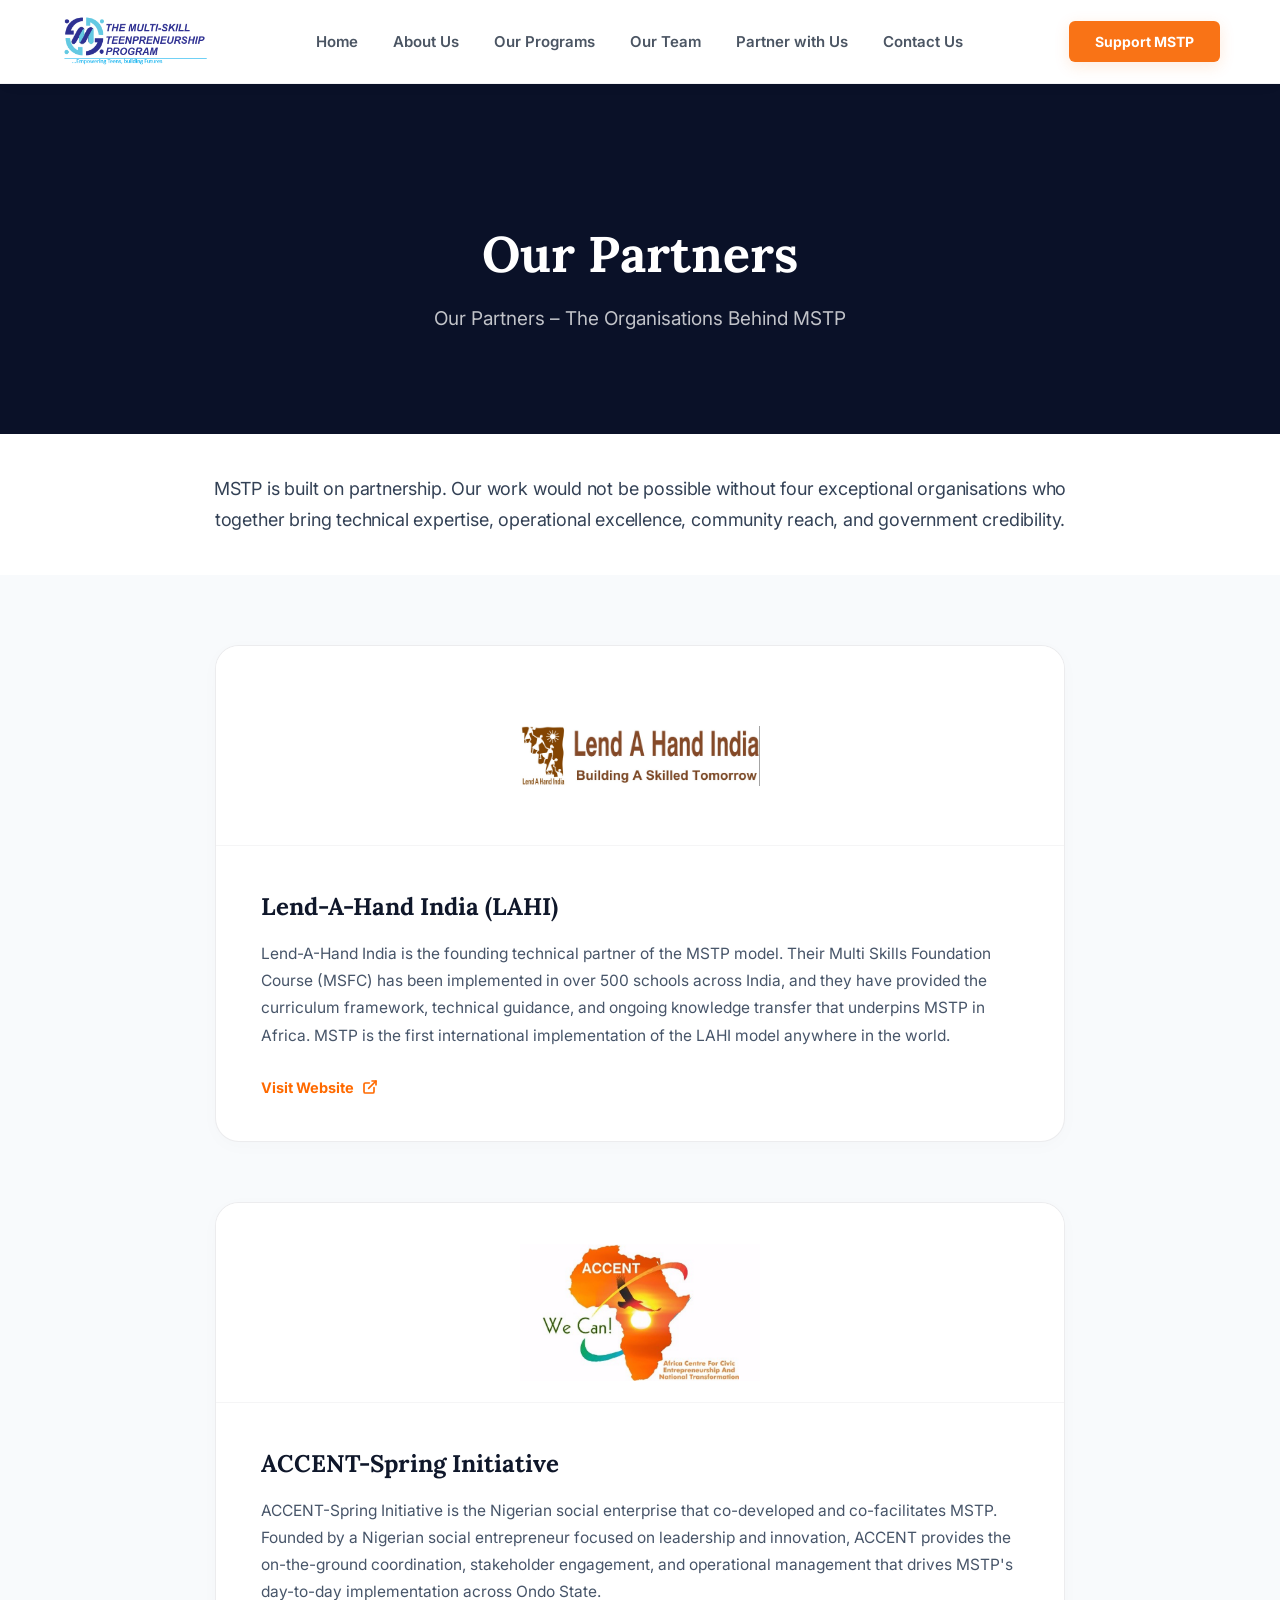
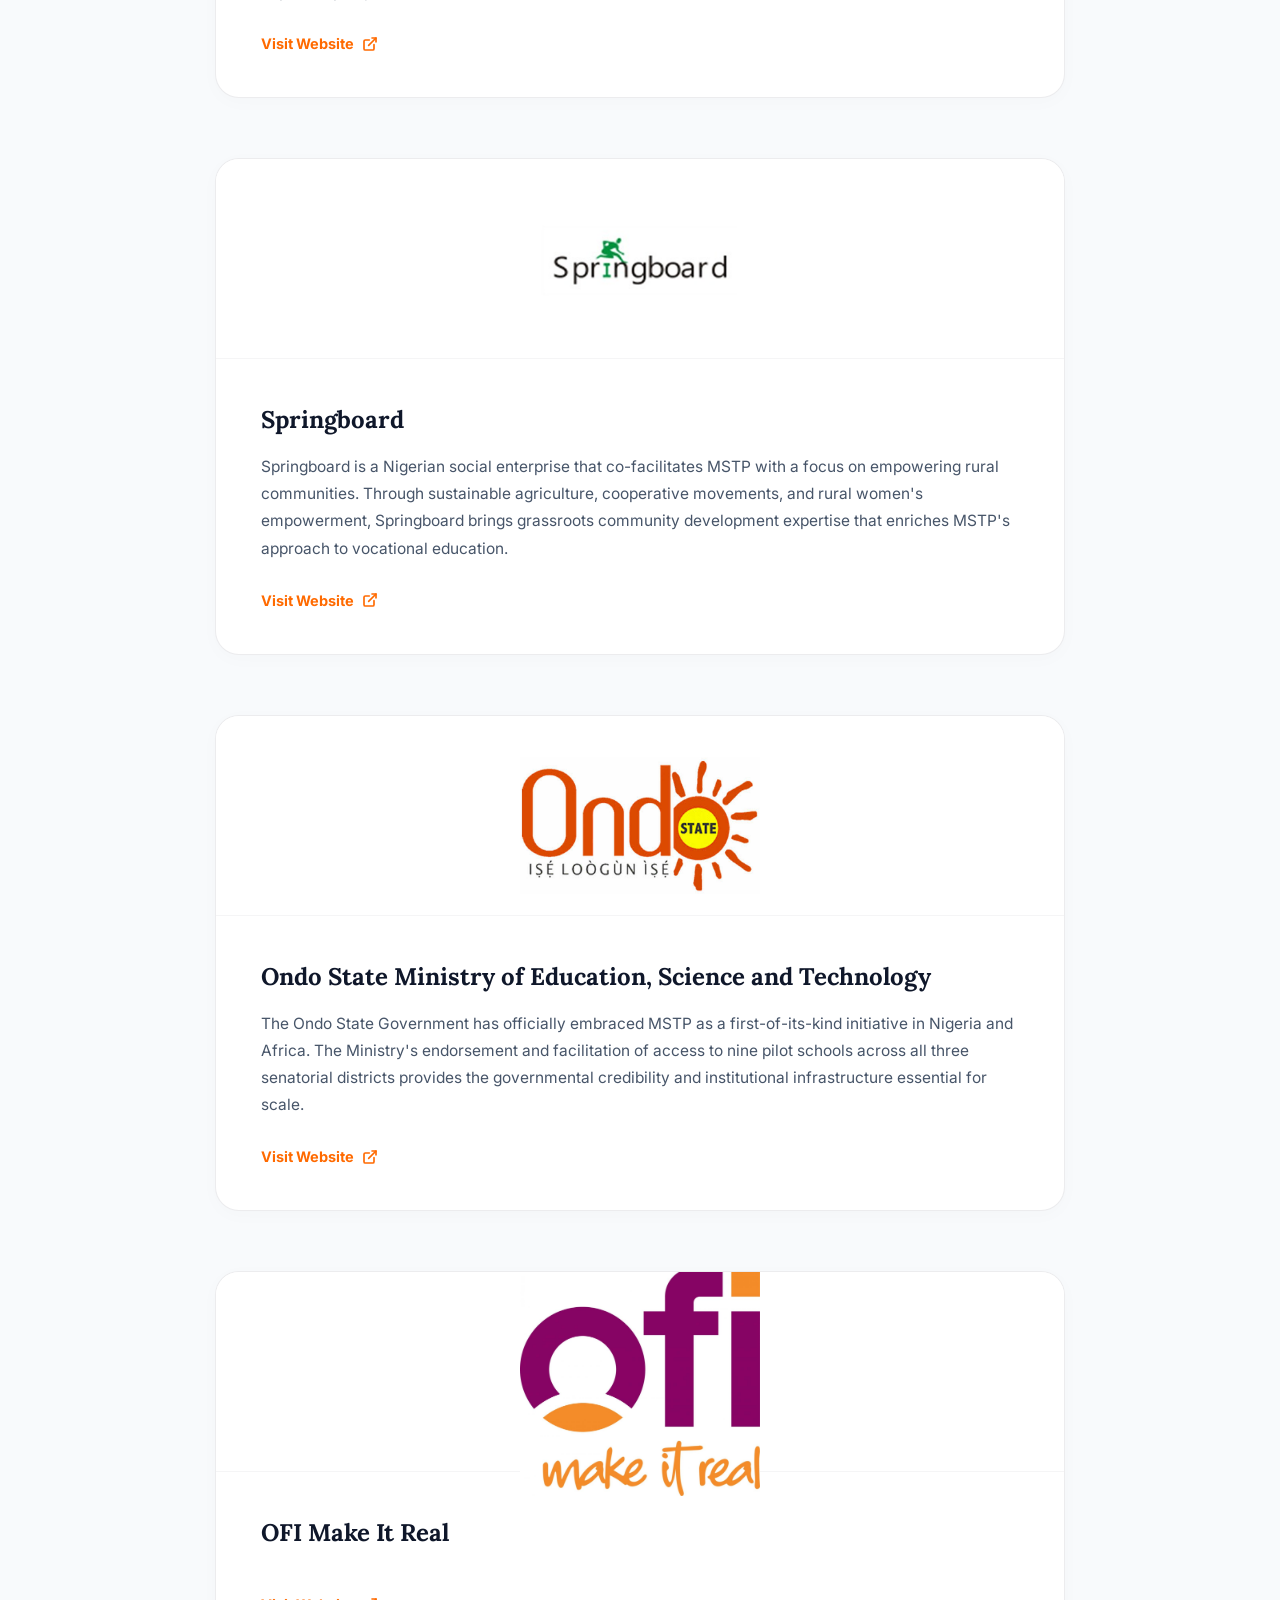
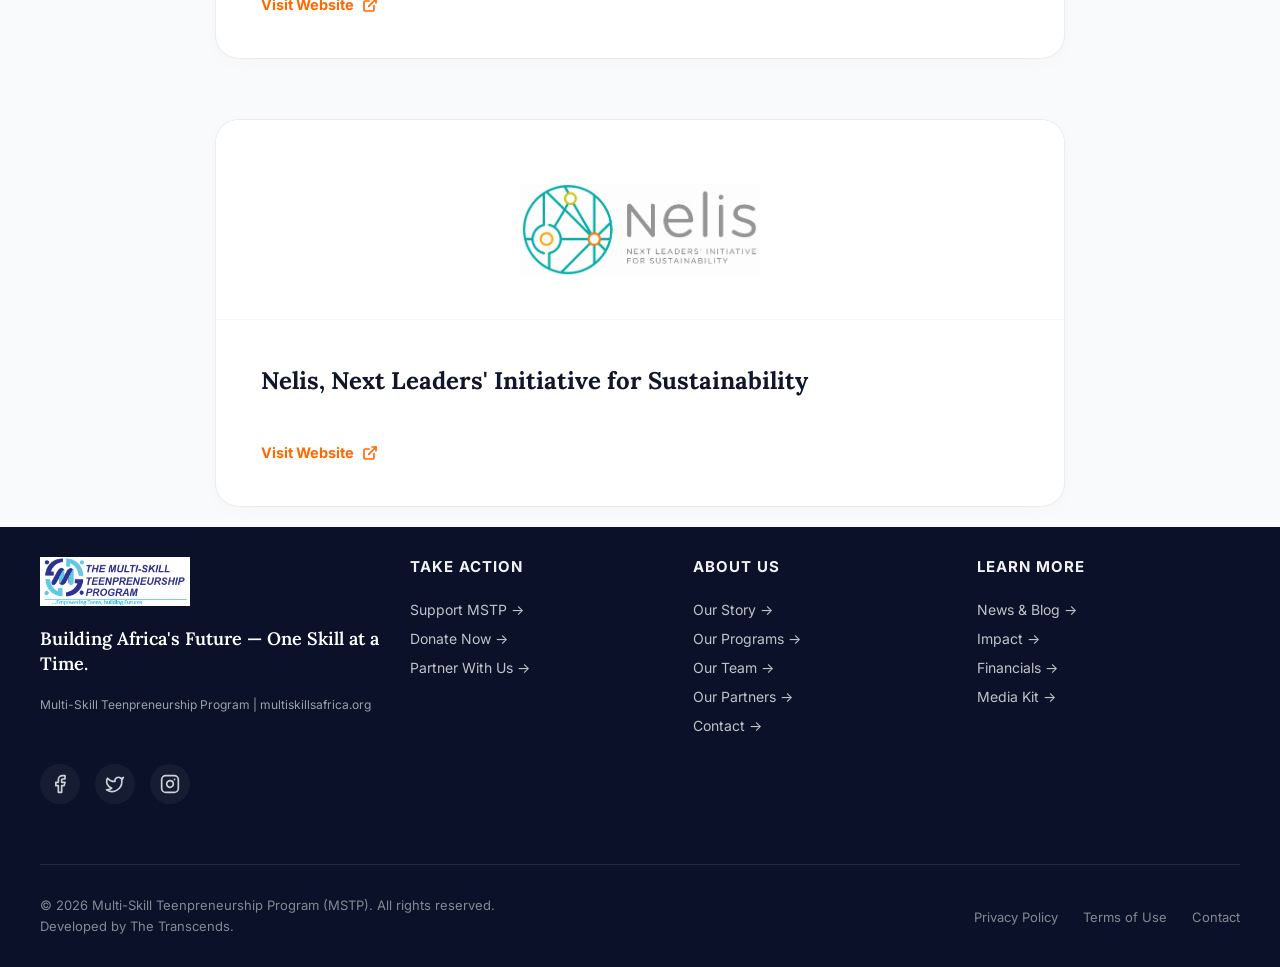
<file: partner.html>
<!DOCTYPE html>
<html lang="en">
<head>
    <meta charset="UTF-8">
    <meta name="viewport" content="width=device-width, initial-scale=1.0">
    <title>Our Partners — The Organisations Behind MSTP</title>

    <link rel="stylesheet" href="generalstyles.css">
    
    <link rel="stylesheet" href="partner.css">
    <link rel="stylesheet" href="generalstyles-media-query.css">
    <link href="/IMAGES/multiskillsafrica-fav.png" rel="icon">

    <link rel="preconnect" href="https://fonts.googleapis.com">
    <link rel="preconnect" href="https://fonts.gstatic.com" crossorigin>
    <link href="https://fonts.googleapis.com/css2?family=Inter:wght@400;500;600&family=Lora:ital,wght@0,600;0,700;1,600&display=swap" rel="stylesheet">
</head>
<body>

       <!-- 1. NAVIGATION HEADER (The Welcome Gate) -->
<header id="main-header" class="site-header">
    <div class="header-container">

        <!-- Website Brand/Logo Area -->
        <div class="brand">
            <a href="index.html">
                <img src="/IMAGES/multiskillsafrica-logo.png" alt="multilskillsafrica-logo" class="logo">
            </a>
        </div>

        <!-- Desktop Navigation Area -->
        <nav id="main-nav" class="navigation" aria-label="Main Navigation">
            <ul class="nav-list">
                <li class="nav-item"><a href="index.html" class="nav-link">Home</a></li>
                <li class="nav-item"><a href="about-us.html" class="nav-link">About Us</a></li>
                <li class="nav-item"><a href="ourprograms.html" class="nav-link">Our Programs</a></li>
                <!-- <li class="nav-item"><a href="impact.html" class="nav-link">Our Impact</a></li>
                <li class="nav-item"><a href="trainers.html" class="nav-link">Trainers Module</a></li> -->
                <li class="nav-item"><a href="team.html" class="nav-link">Our Team</a></li>
                <li class="nav-item"><a href="partner-with-us.html" class="nav-link">Partner with Us</a></li>
                <!-- <li class="nav-item"><a href="partner.html" class="nav-link active">Official Partners</a></li> -->
                <li class="nav-item"><a href="contact.html" class="nav-link">Contact Us</a></li>
            </ul>
        </nav>

        <!-- Desktop Action Button Section -->
        <div class="header-actions">
            <a href="support.html" class="nav-cta">Support MSTP</a>
        </div>

        <!-- MOBILE NAVIGATION TRACK ENGINE -->   
        <nav id="mobile-navbar" aria-label="Mobile Navigation">
            <!-- Toggle Button (Always visible on mobile viewports) -->
            <button id="menu-toggle" aria-label="Open Navigation Menu" aria-expanded="false" aria-controls="nav-links">
                <svg xmlns="http://www.w3.org/2000/svg" width="24" height="24" viewBox="0 0 24 24" fill="none" stroke="currentColor" stroke-width="2" stroke-linecap="round" stroke-linejoin="round" class="lucide lucide-menu"><path d="M4 5h16"/><path d="M4 12h16"/><path d="M4 19h16"/></svg>
            </button>

            <!-- Navigation Links Container (The Sliding Drawer) -->
            <div id="nav-links">
                <!-- Close Button inside the sliding drawer -->
                <button id="menu-close" aria-label="Close Navigation Menu">
                    <svg xmlns="http://www.w3.org/2000/svg" width="24" height="24" viewBox="0 0 24 24" fill="none" stroke="currentColor" stroke-width="2" stroke-linecap="round" stroke-linejoin="round" class="lucide lucide-x"><path d="M18 6 6 18"/><path d="m6 6 12 12"/></svg>
                </button>

                <a href="index.html" class="mobile-nav-icon"><svg xmlns="http://www.w3.org/2000/svg" width="24" height="24" viewBox="0 0 24 24" fill="none" stroke="currentColor" stroke-width="2.25" stroke-linecap="round" stroke-linejoin="round" class="lucide lucide-house"><path d="M15 21v-8a1 1 0 0 0-1-1h-4a1 1 0 0 0-1 1v8"/><path d="M3 10a2 2 0 0 1 .709-1.528l7-6a2 2 0 0 1 2.582 0l7 6A2 2 0 0 1 21 10v9a2 2 0 0 1-2 2H5a2 2 0 0 1-2-2z"/></svg>Home</a>
                <a href="about-us.html" class="mobile-nav-icon"><svg xmlns="http://www.w3.org/2000/svg" width="24" height="24" viewBox="0 0 24 24" fill="none" stroke="currentColor" stroke-width="2.25" stroke-linecap="round" stroke-linejoin="round" class="lucide lucide-users"><path d="M16 21v-2a4 4 0 0 0-4-4H6a4 4 0 0 0-4 4v2"/><path d="M16 3.128a4 4 0 0 1 0 7.744"/><path d="M22 21v-2a4 4 0 0 0-3-3.87"/><circle cx="9" cy="7" r="4"/></svg>About</a>
                <a href="ourprograms.html" class="mobile-nav-icon"><svg xmlns="http://www.w3.org/2000/svg" width="24" height="24" viewBox="0 0 24 24" fill="none" stroke="currentColor" stroke-width="2.25" stroke-linecap="round" stroke-linejoin="round" class="lucide lucide-book-open"><path d="M2 3h6a4 4 0 0 1 4 4v14a3 3 0 0 0-3-3H2z"/><path d="M22 3h-6a4 4 0 0 0-4 4v14a3 3 0 0 1 3-3h7z"/></svg>Our Programs</a>
                
                <a href="impact.html" class="mobile-nav-icon"><svg xmlns="http://www.w3.org/2000/svg" width="24" height="24" viewBox="0 0 24 24" fill="none" stroke="currentColor" stroke-width="2.25" stroke-linecap="round" stroke-linejoin="round" class="lucide lucide-trending-up"><polyline points="22 7 13.5 15.5 8.5 10.5 2 17"/><polyline points="16 7 22 7 22 13"/></svg>Our Impact</a>
                <a href="trainers.html" class="mobile-nav-icon"><svg xmlns="http://www.w3.org/2000/svg" width="24" height="24" viewBox="0 0 24 24" fill="none" stroke="currentColor" stroke-width="2" stroke-linecap="round" stroke-linejoin="round" class="lucide lucide-presentation"><rect width="20" height="14" x="2" y="3" rx="2"/><path d="M12 17v4"/><path d="M9 21h6"/><path d="M8 11l3-3 3 3"/></svg>Trainers Module</a>
                <a href="team.html" class="mobile-nav-icon"><svg xmlns="http://www.w3.org/2000/svg" width="24" height="24" viewBox="0 0 24 24" fill="none" stroke="currentColor" stroke-width="2.25" stroke-linecap="round" stroke-linejoin="round" class="lucide lucide-users-round"><path d="M18 21a6 6 0 0 0-12 0"/><circle cx="12" cy="10" r="4"/><path d="M12 2a14.5 14.5 0 0 0 0 20"/></svg>Our Team</a>
                <a href="blog.html" class="mobile-nav-icon"><svg xmlns="http://www.w3.org/2000/svg" width="24" height="24" viewBox="0 0 24 24" fill="none" stroke="currentColor" stroke-width="2.25" stroke-linecap="round" stroke-linejoin="round" class="lucide lucide-newspaper"><path d="M4 22h16a2 2 0 0 0 2-2V4a2 2 0 0 0-2-2H8a2 2 0 0 0-2 2v16a2 2 0 0 1-2 2Zm0 0a2 2 0 0 1-2-2v-9c0-1.1.9-2 2-2h2"/><path d="M18 14h-8"/><path d="M15 18h-5"/><path d="M10 6h8v4h-8V6Z"/></svg>News & Blog</a>
                <a href="partner.html" class="mobile-nav-icon active"><svg xmlns="http://www.w3.org/2000/svg" width="24" height="24" viewBox="0 0 24 24" fill="none" stroke="currentColor" stroke-width="2" stroke-linecap="round" stroke-linejoin="round" class="lucide lucide-handshake"><path d="m11 17 2 2a1 1 0 0 0 1.4 0l4-4a1 1 0 0 0 0-1.4l-11.6-11.6a2.1 2.1 0 0 0-3 3l3.8 3.8"/><path d="m14 14 2.5 2.5a1 1 0 0 0 1.4 0l4-4a1 1 0 0 0 0-1.4L11 2"/><path d="M17 11V7a1 1 0 0 0-1-1h-4"/><path d="M10 11H6a1 1 0 0 1-1-1V6"/></svg>Official Partners</a>
                <a href="partner-with-us.html" class="mobile-nav-icon"><svg xmlns="http://www.w3.org/2000/svg" width="24" height="24" viewBox="0 0 24 24" fill="none" stroke="currentColor" stroke-width="2" stroke-linecap="round" stroke-linejoin="round" class="lucide lucide-handshake-icon lucide-handshake"><path d="m11 17 2 2a1 1 0 1 0 3-3"/><path d="m14 14 2.5 2.5a1 1 0 1 0 3-3l-3.88-3.88a3 3 0 0 0-4.24 0l-.88.88a1 1 0 1 1-3-3l2.81-2.81a5.79 5.79 0 0 1 7.06-.87l.47.28a2 2 0 0 0 1.42.25L21 4"/><path d="m21 3 1 11h-2"/><path d="M3 3 2 14l6.5 6.5a1 1 0 1 0 3-3"/><path d="M3 4h8"/></svg>Partner With Us</a>                

                <a href="contact.html" class="mobile-nav-icon"><svg xmlns="http://www.w3.org/2000/svg" width="24" height="24" viewBox="0 0 24 24" fill="none" stroke="currentColor" stroke-width="2.25" stroke-linecap="round" stroke-linejoin="round" class="lucide lucide-phone-call"><path d="M13 2a9 9 0 0 1 9 9"/><path d="M13 6a5 5 0 0 1 5 5"/><path d="M13.832 16.568a1 1 0 0 0 1.213-.303l.355-.465A2 2 0 0 1 17 15h3a2 2 0 0 1 2 2v3a2 2 0 0 1-2 2A18 18 0 0 1 2 4a2 2 0 0 1 2-2h3a2 2 0 0 1 2 2v3a2 2 0 0 1-.8 1.6l-.468.351a1 1 0 0 0-.292 1.233 14 14 0 0 0 6.392 6.384"/></svg>Contact Us</a>

                <a href="support.html" class="mobile-nav-icon"><svg xmlns="http://www.w3.org/2000/svg" width="24" height="24" viewBox="0 0 24 24" fill="none" stroke="currentColor" stroke-width="2" stroke-linecap="round" stroke-linejoin="round" class="lucide lucide-heart"><path d="M19 14c1.49-1.46 3-3.21 3-5.5A5.5 5.5 0 0 0 16.5 3c-1.76 0-3 .5-4.5 2-1.5-1.5-2.74-2-4.5-2A5.5 5.5 0 0 0 2 8.5c0 2.3 1.5 4.05 3 5.5l7 7Z"/></svg>Support MSTP</a>
            </div>
        </nav>

    </div>
</header>

<main class="partners-page-wrapper">

    <section class="page-hero reveal-on-scroll">
        <div class="hero-content-inner">
            <h1 class="page-main-title">Our Partners</h1>
            <p class="page-subtitle">Our Partners – The Organisations Behind MSTP</p>
        </div>
    </section>

    <section class="section-layout-section reveal-on-scroll">
        <div class="section-inner-container">
            <p class="section-text-para section-lead-paragraph">
                MSTP is built on partnership. Our work would not be possible without four exceptional organisations who together bring technical expertise, operational excellence, community reach, and government credibility.
            </p>
        </div>
    </section>

    <section class="partners-list-section">
    <div class="team-section-container">
        <div class="partners-stacked-column">

            <article class="partner-display-card">
                
                <div class="partner-card-header">
                    <div class="partner-logo-container">
                        <img src="/IMAGES/lend-a-hand-logo.jpg" alt="Lend-A-Hand India Logo">
                    </div>
                </div>

                <div class="partner-card-body">
                    <h2 class="partner-card-title">Lend-A-Hand India (LAHI)</h2>
                    
                    <p class="partner-card-text">
                        Lend-A-Hand India is the founding technical partner of the MSTP model. Their Multi Skills Foundation Course (MSFC) has been implemented in over 500 schools across India, and they have provided the curriculum framework, technical guidance, and ongoing knowledge transfer that underpins MSTP in Africa. MSTP is the first international implementation of the LAHI model anywhere in the world.
                    </p>

                    <div class="partner-card-action-row">
                        <a href="https://lendahandindia.org" target="_blank" rel="noopener" class="partner-action-btn">
                            <span>Visit Website</span>
                            <svg xmlns="http://www.w3.org/2000/svg" width="16" height="16" viewBox="0 0 24 24" fill="none" stroke="currentColor" stroke-width="2.5" stroke-linecap="round" stroke-linejoin="round"><path d="M18 13v6a2 2 0 0 1-2 2H5a2 2 0 0 1-2-2V8a2 2 0 0 1 2-2h6"/><polyline points="15 3 21 3 21 9"/><line x1="10" y1="14" x2="21" y2="3"/></svg>
                        </a>
                    </div>
                </div>

            </article>

            <article class="partner-display-card">
    
    <div class="partner-card-header">
        <div class="partner-logo-container">
            <img src="/IMAGES/accent-logo.png" alt="ACCENT-Spring Initiative Logo">
        </div>
    </div>

    <div class="partner-card-body">
        <h2 class="partner-card-title">ACCENT-Spring Initiative</h2>
        
        <p class="partner-card-text">
            ACCENT-Spring Initiative is the Nigerian social enterprise that co-developed and co-facilitates MSTP. Founded by a Nigerian social entrepreneur focused on leadership and innovation, ACCENT provides the on-the-ground coordination, stakeholder engagement, and operational management that drives MSTP's day-to-day implementation across Ondo State.
        </p>

        <div class="partner-card-action-row">
            <a href="https://businessday.ng/news/article/accent-spring-unveils-multi-skill-teenpreneurship-initiative-in-ondo/" target="_blank" rel="noopener" class="partner-action-btn">
                <span>Visit Website</span>
                <svg xmlns="http://www.w3.org/2000/svg" width="16" height="16" viewBox="0 0 24 24" fill="none" stroke="currentColor" stroke-width="2.5" stroke-linecap="round" stroke-linejoin="round"><path d="M18 13v6a2 2 0 0 1-2 2H5a2 2 0 0 1-2-2V8a2 2 0 0 1 2-2h6"/><polyline points="15 3 21 3 21 9"/><line x1="10" y1="14" x2="21" y2="3"/></svg>
            </a>
        </div>
    </div>

</article>

<article class="partner-display-card">
    
    <div class="partner-card-header">
        <div class="partner-logo-container">
            <img src="/IMAGES/springboard-logo.png" alt="Springboard Logo">
        </div>
    </div>

    <div class="partner-card-body">
        <h2 class="partner-card-title">Springboard</h2>
        
        <p class="partner-card-text">
            Springboard is a Nigerian social enterprise that co-facilitates MSTP with a focus on empowering rural communities. Through sustainable agriculture, cooperative movements, and rural women's empowerment, Springboard brings grassroots community development expertise that enriches MSTP's approach to vocational education.
        </p>

        <div class="partner-card-action-row">
            <a href="https://springboardnig.com/" target="_blank" rel="noopener" class="partner-action-btn">
                <span>Visit Website</span>
                <svg xmlns="http://www.w3.org/2000/svg" width="16" height="16" viewBox="0 0 24 24" fill="none" stroke="currentColor" stroke-width="2.5" stroke-linecap="round" stroke-linejoin="round"><path d="M18 13v6a2 2 0 0 1-2 2H5a2 2 0 0 1-2-2V8a2 2 0 0 1 2-2h6"/><polyline points="15 3 21 3 21 9"/><line x1="10" y1="14" x2="21" y2="3"/></svg>
            </a>
        </div>
    </div>

</article>

<article class="partner-display-card">
    
    <div class="partner-card-header">
        <div class="partner-logo-container">
            <img src="/IMAGES/ondo-state-logo.png" alt="Ondo State Ministry of Education, Science and Technology Logo">
        </div>
    </div>

    <div class="partner-card-body">
        <h2 class="partner-card-title">Ondo State Ministry of Education, Science and Technology</h2>
        
        <p class="partner-card-text">
            The Ondo State Government has officially embraced MSTP as a first-of-its-kind initiative in Nigeria and Africa. The Ministry's endorsement and facilitation of access to nine pilot schools across all three senatorial districts provides the governmental credibility and institutional infrastructure essential for scale.
        </p>

        <div class="partner-card-action-row">
            <a href="https://ondostate.gov.ng/#" target="_blank" rel="noopener" class="partner-action-btn">
                <span>Visit Website</span>
                <svg xmlns="http://www.w3.org/2000/svg" width="16" height="16" viewBox="0 0 24 24" fill="none" stroke="currentColor" stroke-width="2.5" stroke-linecap="round" stroke-linejoin="round"><path d="M18 13v6a2 2 0 0 1-2 2H5a2 2 0 0 1-2-2V8a2 2 0 0 1 2-2h6"/><polyline points="15 3 21 3 21 9"/><line x1="10" y1="14" x2="21" y2="3"/></svg>
            </a>
        </div>
    </div>

</article>

<article class="partner-display-card">
    
    <div class="partner-card-header">
        <div class="partner-logo-container">
            <img src="/IMAGES/ofi.jpeg" alt="OFI' Logo">
        </div>
    </div>

    <div class="partner-card-body">
        <h2 class="partner-card-title">OFI Make It Real</h2>
        
        <p class="partner-card-text">
        </p>

        <div class="partner-card-action-row">
            <a href="https://www.ofi.com/en-us" target="_blank" rel="noopener" class="partner-action-btn">
                <span>Visit Website</span>
                <svg xmlns="http://www.w3.org/2000/svg" width="16" height="16" viewBox="0 0 24 24" fill="none" stroke="currentColor" stroke-width="2.5" stroke-linecap="round" stroke-linejoin="round"><path d="M18 13v6a2 2 0 0 1-2 2H5a2 2 0 0 1-2-2V8a2 2 0 0 1 2-2h6"/><polyline points="15 3 21 3 21 9"/><line x1="10" y1="14" x2="21" y2="3"/></svg>
            </a>
        </div>
    </div>

</article>

<article class="partner-display-card">
    
    <div class="partner-card-header">
        <div class="partner-logo-container">
            <img src="/IMAGES/neils-logo.png" alt="Neils Logo">
        </div>
    </div>

    <div class="partner-card-body">
        <h2 class="partner-card-title">Nelis, Next Leaders' Initiative for Sustainability</h2>
        
        <p class="partner-card-text">

        </p>

        <div class="partner-card-action-row">
            <a href="https://nelisglobal.org/" target="_blank" rel="noopener" class="partner-action-btn">
                <span>Visit Website</span>
                <svg xmlns="http://www.w3.org/2000/svg" width="16" height="16" viewBox="0 0 24 24" fill="none" stroke="currentColor" stroke-width="2.5" stroke-linecap="round" stroke-linejoin="round"><path d="M18 13v6a2 2 0 0 1-2 2H5a2 2 0 0 1-2-2V8a2 2 0 0 1 2-2h6"/><polyline points="15 3 21 3 21 9"/><line x1="10" y1="14" x2="21" y2="3"/></svg>
            </a>
        </div>
    </div>

</article>

            </div>
    </div>
</section>

</main>






    
        <!-- 5. FOOTER SECTION (Logo, Columns, Newsletter, Socials, Legal) -->
<footer class="site-footer">
    <!-- Main informational and interactive column grids -->
    <div class="footer-columns">

        <!-- Footer Column 1 — Logo + Tagline -->
        <div class="footer-col brand-info-col">
            <div class="brand-logo-wrap">
                <a href="/" aria-label="MSTP Home">
                    <!-- MSTP inline SVG logo platform hook -->
                    <img src="/IMAGES/multiskillsafrica-logo.png" alt="multiskillsafricalogo Logo" class="logo">
                </a>
            </div>
            <p class="footer-tagline">Building Africa's Future — One Skill at a Time.</p>
            <p class="footer-subline">Multi-Skill Teenpreneurship Program | multiskillsafrica.org</p>
        </div>

        <!-- Footer Column 2 — Take Action -->
        <div class="footer-col">
            <h2 class="footer-heading">Take Action</h2>
            <ul class="footer-links-list">
                <li><a href="support.html" class="footer-link">Support MSTP &rarr;</a></li>
                <li><a href="support" class="footer-link">Donate Now &rarr;</a></li>
                <li><a href="partner-with-us.html" class="footer-link">Partner With Us &rarr;</a></li>
            </ul>
        </div>

        <!-- Footer Column 3 — About Us -->
        <div class="footer-col">
            <h2 class="footer-heading">About Us</h2>
            <ul class="footer-links-list">
                <li><a href="about-us.html" class="footer-link">Our Story &rarr;</a></li>
                <li><a href="ourprograms.html" class="footer-link">Our Programs &rarr;</a></li>
                <li><a href="team.html" class="footer-link">Our Team &rarr;</a></li>
                <li><a href="partner.html" class="footer-link">Our Partners &rarr;</a></li>
                <li><a href="contact.html" class="footer-link">Contact &rarr;</a></li>
            </ul>
        </div>

        <!-- Footer Column 4 — Learn More -->
        <div class="footer-col">
            <h2 class="footer-heading">Learn More</h2>
            <ul class="footer-links-list">
                <li><a href="blog.html" class="footer-link">News & Blog &rarr;</a></li>
                <li><a href="impact.html" class="footer-link">Impact &rarr;</a></li>
                <li><a href="financials.html" class="footer-link">Financials &rarr;</a></li>
                <li><a href="/media" class="footer-link">Media Kit &rarr;</a></li>
            </ul>
        </div>

        <!-- Footer — Newsletter Signup -->
        <div class="footer-col newsletter-col">
            
            <!-- Footer — Social Icons Block -->
            <div class="footer-social-wrap">
                <a href="https://www.facebook.com/profile.php?id=61550199511296" target="_blank" rel="noopener" class="social-icon-link" aria-label="Facebook">
                    <svg xmlns="http://www.w3.org/2000/svg" width="20" height="20" viewBox="0 0 24 24" fill="none" stroke="currentColor" stroke-width="2" stroke-linecap="round" stroke-linejoin="round" class="lucide lucide-facebook"><path d="M18 2h-3a5 5 0 0 0-5 5v3H7v4h3v8h4v-8h3l1-4h-4V7a1 1 0 0 1 1-1h3z"/></svg>
                </a>
                <a href="https://x.com/Multiskill142" target="_blank" rel="noopener" class="social-icon-link" aria-label="X (Twitter)">
                    <svg xmlns="http://www.w3.org/2000/svg" width="20" height="20" viewBox="0 0 24 24" fill="none" stroke="currentColor" stroke-width="2" stroke-linecap="round" stroke-linejoin="round" class="lucide lucide-twitter"><path d="M22 4s-.7 2.1-2 3.4c1.6 10-9.4 17.3-18 11.6 2.2.1 4.4-.6 6-2C3 15.5.5 9.6 3 5c2.2 2.6 5.6 4.1 9 4-.9-4.2 4-6.6 7-3.8 1.1 0 3-1.2 3-1.2z"/></svg>
                </a>
                <a href="https://www.instagram.com/mstpafrica/" target="_blank" rel="noopener" class="social-icon-link" aria-label="Instagram">
                    <svg xmlns="http://www.w3.org/2000/svg" width="20" height="20" viewBox="0 0 24 24" fill="none" stroke="currentColor" stroke-width="2" stroke-linecap="round" stroke-linejoin="round" class="lucide lucide-instagram"><rect width="20" height="20" x="2" y="2" rx="5" ry="5"/><path d="M16 11.37A4 4 0 1 1 12.63 8 4 4 0 0 1 16 11.37z"/><line x1="17.5" x2="17.51" y1="6.5" y2="6.5"/></svg>
                </a>
            </div>
        </div>

    </div>

    <!-- Footer — Legal Row and Credits -->
    <div class="footer-bottom">
        <div class="footer-legal-left">
            <p class="copyright">&copy; 2026 Multi-Skill Teenpreneurship Program (MSTP). All rights reserved.</p>
            <p class="copyright">Developed by The Transcends.</p>
        </div>
        <div class="footer-legal-right">
            <ul class="legal-links-list">
                <li><a href="/privacy" class="legal-link">Privacy Policy</a></li>
                <li><a href="/terms" class="legal-link">Terms of Use</a></li>
                <li><a href="contact.html" class="legal-link">Contact</a></li>
            </ul>
        </div>
    </div>
</footer>

    <script src="general-script.js"></script>
</body>
</html>
</file>
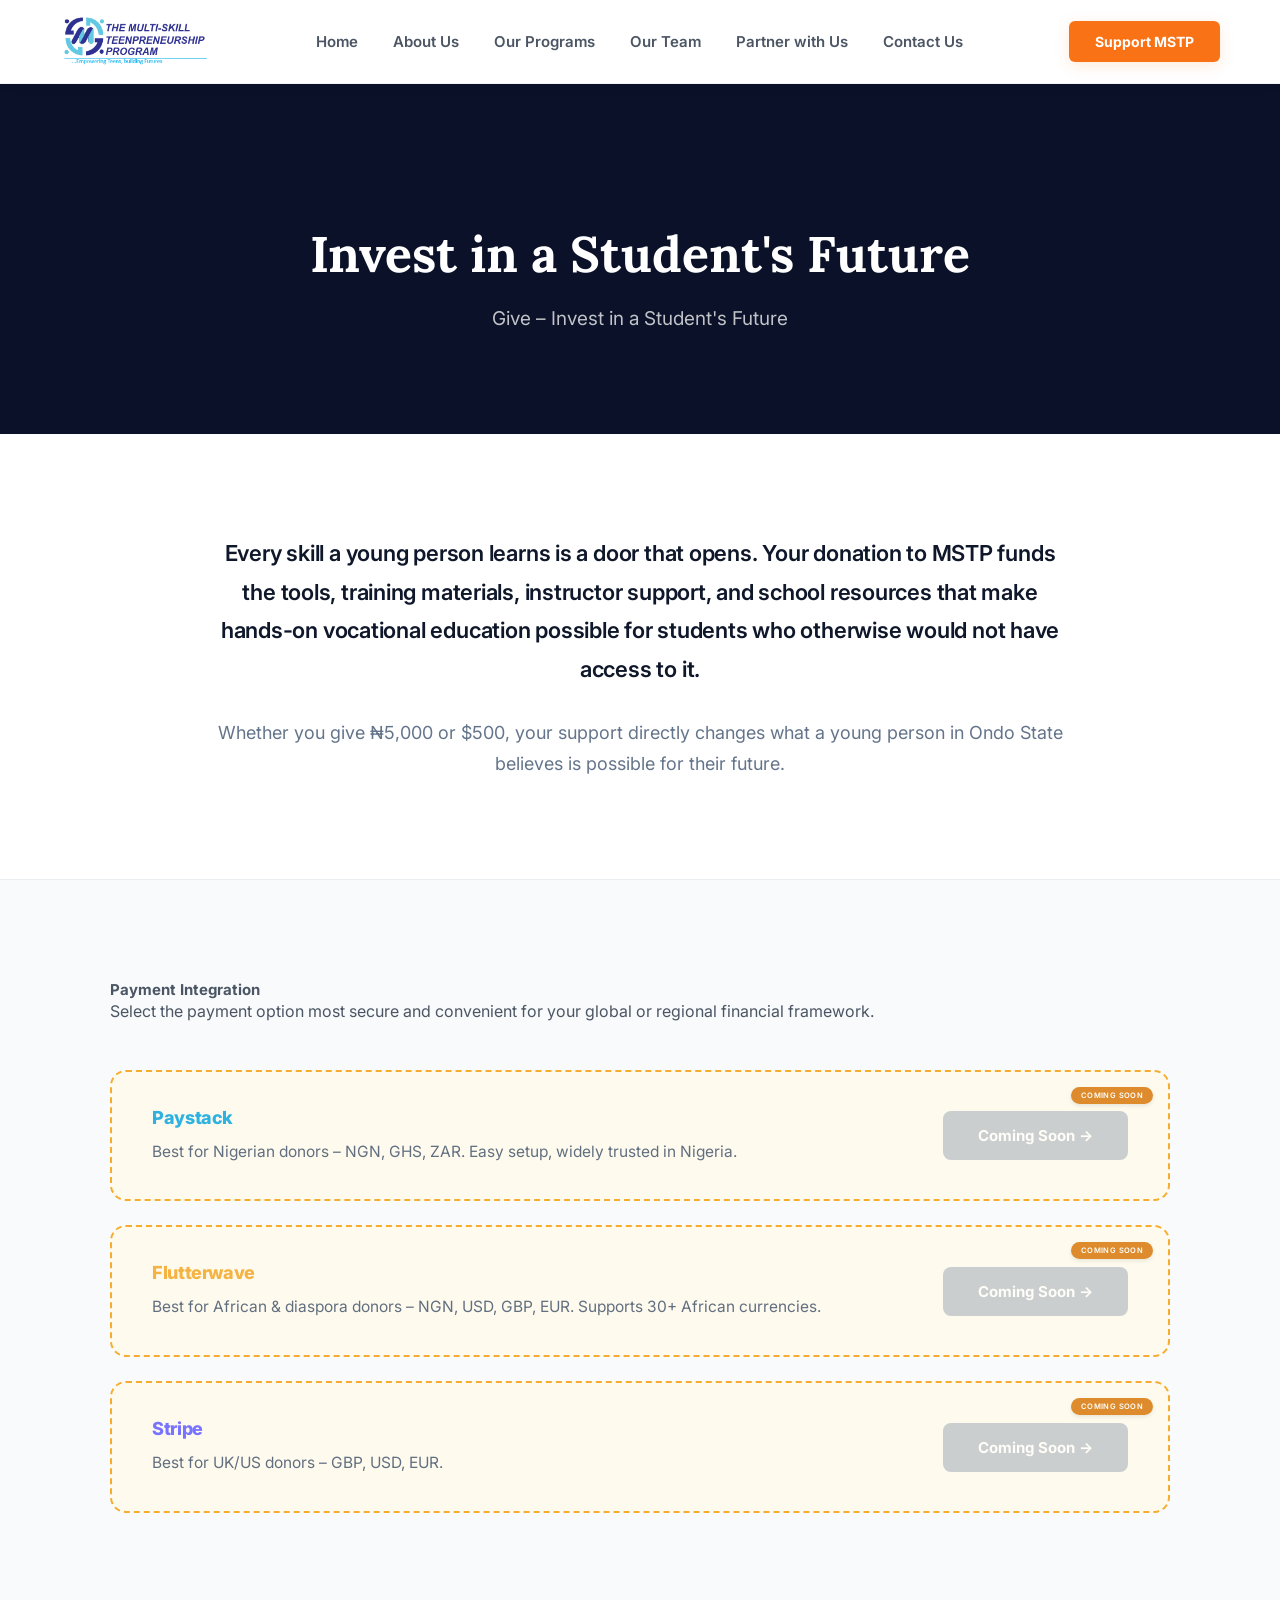
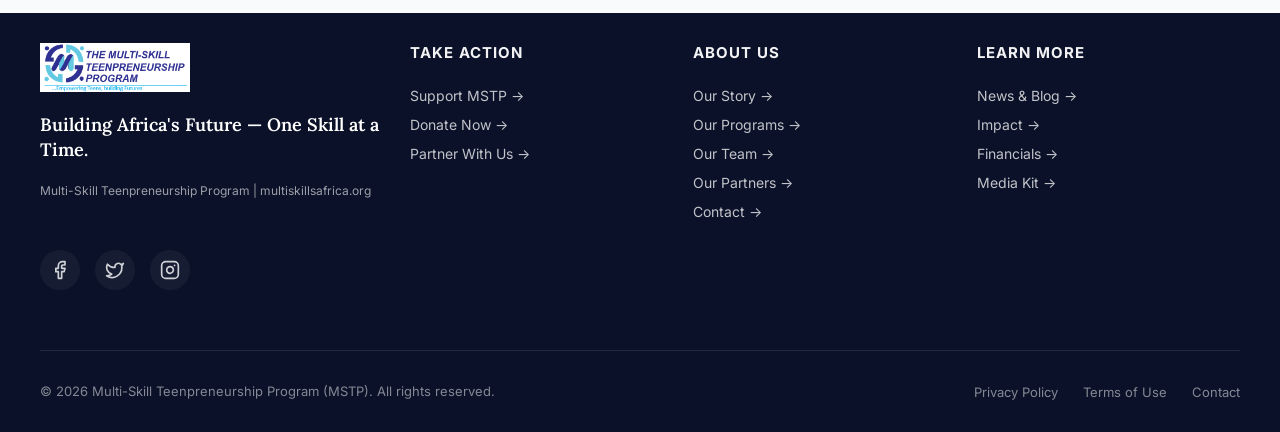
<file: support.html>
<!DOCTYPE html>
<html lang="en">
<head>
    <meta charset="UTF-8">
    <meta name="viewport" content="width=device-width, initial-scale=1.0">
    <title>Give — Invest in a Student's Future</title>

    <link rel="stylesheet" href="generalstyles.css">
    
    <link rel="stylesheet" href="support.css">
    <link rel="stylesheet" href="generalstyles-media-query.css">
    <link href="/IMAGES/multiskillsafrica-fav.png" rel="icon"><!DOCTYPE html>
<html lang="en">
<head>
    <meta charset="UTF-8">
    <meta name="viewport" content="width=device-width, initial-scale=1.0">
    <title>Give — Invest in a Student's Future</title>

    <link rel="stylesheet" href="generalstyles.css">
    
    <link rel="stylesheet" href="support.css">
    <link rel="stylesheet" href="generalstyles-media-query.css">
    <link href="/IMAGES/multiskillsafrica-fav.png" rel="icon">

    <link rel="preconnect" href="https://fonts.googleapis.com">
    <link rel="preconnect" href="https://fonts.gstatic.com" crossorigin>
    <link href="https://fonts.googleapis.com/css2?family=Inter:wght@400;500;600&family=Lora:ital,wght@0,600;0,700;1,600&display=swap" rel="stylesheet">

    <!-- Styles for the Coming Soon Highlight -->
    <style>
        .coming-soon-card {
            position: relative;
            border: 2px dashed #f59e0b !important; /* Amber/Orange dashed highlight border */
            background-color: #fffbeb !important; /* Very soft warm amber background tint */
            opacity: 0.85;
            overflow: hidden;
        }

        .coming-soon-badge {
            position: absolute;
            top: 15px;
            right: 15px;
            background-color: #d97706; /* Dark amber tone */
            color: #ffffff;
            font-size: 0.75rem;
            font-weight: 600;
            text-transform: uppercase;
            padding: 4px 10px;
            border-radius: 12px;
            letter-spacing: 0.05em;
            box-shadow: 0 2px 4px rgba(0,0,0,0.1);
        }

        .donate-now-btn:disabled {
            background-color: #9ca3af !important; /* Grayed out button style */
            cursor: not-allowed;
            opacity: 0.6;
        }
    </style>
</head>
<body>

       <!-- 1. NAVIGATION HEADER (The Welcome Gate) -->
<header id="main-header" class="site-header">
    <div class="header-container">

        <!-- Website Brand/Logo Area -->
        <div class="brand">
            <a href="index.html">
                <img src="/IMAGES/multiskillsafrica-logo.png" alt="multilskillsafrica-logo" class="logo">
            </a>
        </div>

        <!-- Desktop Navigation Area -->
        <nav id="main-nav" class="navigation" aria-label="Main Navigation">
            <ul class="nav-list">
                <li class="nav-item"><a href="index.html" class="nav-link">Home</a></li>
                <li class="nav-item"><a href="about-us.html" class="nav-link">About Us</a></li>
                <li class="nav-item"><a href="ourprograms.html" class="nav-link">Our Programs</a></li>
                <!-- <li class="nav-item"><a href="impact.html" class="nav-link">Our Impact</a></li>
                <li class="nav-item"><a href="trainers.html" class="nav-link">Trainers Module</a></li> -->
                <li class="nav-item"><a href="team.html" class="nav-link">Our Team</a></li>
                <li class="nav-item"><a href="partner-with-us.html" class="nav-link">Partner with Us</a></li>
                <!-- <li class="nav-item"><a href="partner.html" class="nav-link">Official Partners</a></li> -->
                <li class="nav-item"><a href="contact.html" class="nav-link">Contact Us</a></li>
            </ul>
        </nav>

        <!-- Desktop Action Button Section -->
        <div class="header-actions active">
            <a href="support.html" class="nav-cta">Support MSTP</a>
        </div>

        <!-- MOBILE NAVIGATION TRACK ENGINE -->   
        <nav id="mobile-navbar" aria-label="Mobile Navigation">
            <!-- Toggle Button (Always visible on mobile viewports) -->
            <button id="menu-toggle" aria-label="Open Navigation Menu" aria-expanded="false" aria-controls="nav-links">
                <svg xmlns="http://www.w3.org/2000/svg" width="24" height="24" viewBox="0 0 24 24" fill="none" stroke="currentColor" stroke-width="2" stroke-linecap="round" stroke-linejoin="round" class="lucide lucide-menu"><path d="M4 5h16"/><path d="M4 12h16"/><path d="M4 19h16"/></svg>
            </button>

            <!-- Navigation Links Container (The Sliding Drawer) -->
            <div id="nav-links">
                <!-- Close Button inside the sliding drawer -->
                <button id="menu-close" aria-label="Close Navigation Menu">
                    <svg xmlns="http://www.w3.org/2000/svg" width="24" height="24" viewBox="0 0 24 24" fill="none" stroke="currentColor" stroke-width="2" stroke-linecap="round" stroke-linejoin="round" class="lucide lucide-x"><path d="M18 6 6 18"/><path d="m6 6 12 12"/></svg>
                </button>

                <a href="index.html" class="mobile-nav-icon"><svg xmlns="http://www.w3.org/2000/svg" width="24" height="24" viewBox="0 0 24 24" fill="none" stroke="currentColor" stroke-width="2.25" stroke-linecap="round" stroke-linejoin="round" class="lucide lucide-house"><path d="M15 21v-8a1 1 0 0 0-1-1h-4a1 1 0 0 0-1 1v8"/><path d="M3 10a2 2 0 0 1 .709-1.528l7-6a2 2 0 0 1 2.582 0l7 6A2 2 0 0 1 21 10v9a2 2 0 0 1-2 2H5a2 2 0 0 1-2-2z"/></svg>Home</a>
                <a href="about-us.html" class="mobile-nav-icon"><svg xmlns="http://www.w3.org/2000/svg" width="24" height="24" viewBox="0 0 24 24" fill="none" stroke="currentColor" stroke-width="2.25" stroke-linecap="round" stroke-linejoin="round" class="lucide lucide-users"><path d="M16 21v-2a4 4 0 0 0-4-4H6a4 4 0 0 0-4 4v2"/><path d="M16 3.128a4 4 0 0 1 0 7.744"/><path d="M22 21v-2a4 4 0 0 0-3-3.87"/><circle cx="9" cy="7" r="4"/></svg>About</a>
                <a href="ourprograms.html" class="mobile-nav-icon"><svg xmlns="http://www.w3.org/2000/svg" width="24" height="24" viewBox="0 0 24 24" fill="none" stroke="currentColor" stroke-width="2.25" stroke-linecap="round" stroke-linejoin="round" class="lucide lucide-book-open"><path d="M2 3h6a4 4 0 0 1 4 4v14a3 3 0 0 0-3-3H2z"/><path d="M22 3h-6a4 4 0 0 0-4 4v14a3 3 0 0 1 3-3h7z"/></svg>Our Programs</a>
                
                <a href="impact.html" class="mobile-nav-icon "><svg xmlns="http://www.w3.org/2000/svg" width="24" height="24" viewBox="0 0 24 24" fill="none" stroke="currentColor" stroke-width="2.25" stroke-linecap="round" stroke-linejoin="round" class="lucide lucide-trending-up"><polyline points="22 7 13.5 15.5 8.5 10.5 2 17"/><polyline points="16 7 22 7 22 13"/></svg>Our Impact</a>
                <a href="trainers.html" class="mobile-nav-icon"><svg xmlns="http://www.w3.org/2000/svg" width="24" height="24" viewBox="0 0 24 24" fill="none" stroke="currentColor" stroke-width="2" stroke-linecap="round" stroke-linejoin="round" class="lucide lucide-presentation"><rect width="20" height="14" x="2" y="3" rx="2"/><path d="M12 17v4"/><path d="M9 21h6"/><path d="M8 11l3-3 3 3"/></svg>Trainers Module</a>
                <a href="team.html" class="mobile-nav-icon"><svg xmlns="http://www.w3.org/2000/svg" width="24" height="24" viewBox="0 0 24 24" fill="none" stroke="currentColor" stroke-width="2.25" stroke-linecap="round" stroke-linejoin="round" class="lucide lucide-users-round"><path d="M18 21a6 6 0 0 0-12 0"/><circle cx="12" cy="10" r="4"/><path d="M12 2a14.5 14.5 0 0 0 0 20"/></svg>Our Team</a>
                <a href="blog.html" class="mobile-nav-icon"><svg xmlns="http://www.w3.org/2000/svg" width="24" height="24" viewBox="0 0 24 24" fill="none" stroke="currentColor" stroke-width="2.25" stroke-linecap="round" stroke-linejoin="round" class="lucide lucide-newspaper"><path d="M4 22h16a2 2 0 0 0 2-2V4a2 2 0 0 0-2-2H8a2 2 0 0 0-2 2v16a2 2 0 0 1-2 2Zm0 0a2 2 0 0 1-2-2v-9c0-1.1.9-2 2-2h2"/><path d="M18 14h-8"/><path d="M15 18h-5"/><path d="M10 6h8v4h-8V6Z"/></svg>News & Blog</a>
                <a href="partner.html" class="mobile-nav-icon"><svg xmlns="http://www.w3.org/2000/svg" width="24" height="24" viewBox="0 0 24 24" fill="none" stroke="currentColor" stroke-width="2" stroke-linecap="round" stroke-linejoin="round" class="lucide lucide-handshake"><path d="m11 17 2 2a1 1 0 0 0 1.4 0l4-4a1 1 0 0 0 0-1.4l-11.6-11.6a2.1 2.1 0 0 0-3 3l3.8 3.8"/><path d="m14 14 2.5 2.5a1 1 0 0 0 1.4 0l4-4a1 1 0 0 0 0-1.4L11 2"/><path d="M17 11V7a1 1 0 0 0-1-1h-4"/><path d="M10 11H6a1 1 0 0 1-1-1V6"/></svg>Official Partners</a>
                <a href="partner-with-us.html" class="mobile-nav-icon"><svg xmlns="http://www.w3.org/2000/svg" width="24" height="24" viewBox="0 0 24 24" fill="none" stroke="currentColor" stroke-width="2" stroke-linecap="round" stroke-linejoin="round" class="lucide lucide-handshake-icon lucide-handshake"><path d="m11 17 2 2a1 1 0 1 0 3-3"/><path d="m14 14 2.5 2.5a1 1 0 1 0 3-3l-3.88-3.88a3 3 0 0 0-4.24 0l-.88.88a1 1 0 1 1-3-3l2.81-2.81a5.79 5.79 0 0 1 7.06-.87l.47.28a2 2 0 0 0 1.42.25L21 4"/><path d="m21 3 1 11h-2"/><path d="M3 3 2 14l6.5 6.5a1 1 0 1 0 3-3"/><path d="M3 4h8"/></svg>Partner With Us</a>                

                <a href="contact.html" class="mobile-nav-icon"><svg xmlns="http://www.w3.org/2000/svg" width="24" height="24" viewBox="0 0 24 24" fill="none" stroke="currentColor" stroke-width="2.25" stroke-linecap="round" stroke-linejoin="round" class="lucide lucide-phone-call"><path d="M13 2a9 9 0 0 1 9 9"/><path d="M13 6a5 5 0 0 1 5 5"/><path d="M13.832 16.568a1 1 0 0 0 1.213-.303l.355-.465A2 2 0 0 1 17 15h3a2 2 0 0 1 2 2v3a2 2 0 0 1-2 2A18 18 0 0 1 2 4a2 2 0 0 1 2-2h3a2 2 0 0 1 2 2v3a2 2 0 0 1-.8 1.6l-.468.351a1 1 0 0 0-.292 1.233 14 14 0 0 0 6.392 6.384"/></svg>Contact Us</a>

                <a href="support.html" class="mobile-nav-icon active"><svg xmlns="http://www.w3.org/2000/svg" width="24" height="24" viewBox="0 0 24 24" fill="none" stroke="currentColor" stroke-width="2" stroke-linecap="round" stroke-linejoin="round" class="lucide lucide-heart"><path d="M19 14c1.49-1.46 3-3.21 3-5.5A5.5 5.5 0 0 0 16.5 3c-1.76 0-3 .5-4.5 2-1.5-1.5-2.74-2-4.5-2A5.5 5.5 0 0 0 2 8.5c0 2.3 1.5 4.05 3 5.5l7 7Z"/></svg>Support MSTP</a>
            </div>
        </nav>

    </div>
</header>


<main class="give-page-wrapper">

    <section class="page-hero reveal-on-scroll">
        <div class="hero-content-inner">
            <h1 class="page-main-title">Invest in a Student's Future</h1>
            <p class="page-subtitle">Give – Invest in a Student's Future</p>
        </div>
    </section>

    <section class="section-layout-section reveal-on-scroll">
        <div class="section-inner-container">
            <p class="section-text-para section-lead-paragraph">
                Every skill a young person learns is a door that opens. Your donation to MSTP funds the tools, training materials, instructor support, and school resources that make hands-on vocational education possible for students who otherwise would not have access to it.
            </p>
            <p class="section-sub-paragraph">
                Whether you give ₦5,000 or $500, your support directly changes what a young person in Ondo State believes is possible for their future.
            </p>
        </div>
    </section>

    <section class="payment-gateways-section reveal-on-scroll">
        <div class="team-section-container">
            
            <div class="financials-section-header">
                <h2 class="board-section-title">Payment Integration</h2>
                <p class="financials-section-subtext">Select the payment option most secure and convenient for your global or regional financial framework.</p>
            </div>

            <div class="gateways-display-column">

                <!-- 1. Paystack Card (Highlighted Coming Soon) -->
                <article class="gateway-card coming-soon-card">
                    <span class="coming-soon-badge">Coming Soon</span>
                    <div class="gateway-meta">
                        <div class="gateway-provider-info">
                            <span class="gateway-brand-tag tag-paystack">Paystack</span>
                            <p class="gateway-regional-note">Best for Nigerian donors – NGN, GHS, ZAR. Easy setup, widely trusted in Nigeria.</p>
                        </div>
                    </div>
                    <div class="gateway-action-block">
                        <button class="donate-now-btn" type="button" disabled>Coming Soon &rarr;</button>
                    </div>
                </article>

                <!-- 2. Flutterwave Card (Highlighted Coming Soon) -->
                <article class="gateway-card coming-soon-card">
                    <span class="coming-soon-badge">Coming Soon</span>
                    <div class="gateway-meta">
                        <div class="gateway-provider-info">
                            <span class="gateway-brand-tag tag-flutterwave">Flutterwave</span>
                            <p class="gateway-regional-note">Best for African & diaspora donors – NGN, USD, GBP, EUR. Supports 30+ African currencies.</p>
                        </div>
                    </div>
                    <div class="gateway-action-block">
                        <button class="donate-now-btn" type="button" disabled>Coming Soon &rarr;</button>
                    </div>
                </article>

                <!-- 3. Stripe Card (Highlighted Coming Soon) -->
                <article class="gateway-card coming-soon-card">
                    <span class="coming-soon-badge">Coming Soon</span>
                    <div class="gateway-meta">
                        <div class="gateway-provider-info">
                            <span class="gateway-brand-tag tag-stripe">Stripe</span>
                            <p class="gateway-regional-note">Best for UK/US donors – GBP, USD, EUR.</p>
                        </div>
                    </div>
                    <div class="gateway-action-block">
                        <button class="donate-now-btn" type="button" disabled>Coming Soon &rarr;</button>
                    </div>
                </article>

            </div>

        </div>
    </section>

</main>






    
        <!-- 5. FOOTER SECTION (Logo, Columns, Newsletter, Socials, Legal) -->
<footer class="site-footer">
    <!-- Main informational and interactive column grids -->
    <div class="footer-columns">

        <!-- Footer Column 1 — Logo + Tagline -->
        <div class="footer-col brand-info-col">
            <div class="brand-logo-wrap">
                <a href="/" aria-label="MSTP Home">
                    <!-- MSTP inline SVG logo platform hook -->
                    <img src="/IMAGES/multiskillsafrica-logo.png" alt="multiskillsafricalogo Logo" class="logo">
                </a>
            </div>
            <p class="footer-tagline">Building Africa's Future — One Skill at a Time.</p>
            <p class="footer-subline">Multi-Skill Teenpreneurship Program | multiskillsafrica.org</p>
        </div>

        <!-- Footer Column 2 — Take Action -->
        <div class="footer-col">
            <h2 class="footer-heading">Take Action</h2>
            <ul class="footer-links-list">
                <li><a href="support.html" class="footer-link">Support MSTP &rarr;</a></li>
                <li><a href="support.html" class="footer-link">Donate Now &rarr;</a></li>
                <li><a href="contact.html" class="footer-link">Partner With Us &rarr;</a></li>
            </ul>
        </div>

        <!-- Footer Column 3 — About Us -->
        <div class="footer-col">
            <h2 class="footer-heading">About Us</h2>
            <ul class="footer-links-list">
                <li><a href="about-us.html" class="footer-link">Our Story &rarr;</a></li>
                <li><a href="ourprograms.html" class="footer-link">Our Programs &rarr;</a></li>
                <li><a href="team.html" class="footer-link">Our Team &rarr;</a></li>
                <li><a href="partner.html" class="footer-link">Our Partners &rarr;</a></li>
                <li><a href="contact.html" class="footer-link">Contact &rarr;</a></li>
            </ul>
        </div>

        <!-- Footer Column 4 — Learn More -->
        <div class="footer-col">
            <h2 class="footer-heading">Learn More</h2>
            <ul class="footer-links-list">
                <li><a href="blog.html" class="footer-link">News & Blog &rarr;</a></li>
                <li><a href="impact.html" class="footer-link">Impact &rarr;</a></li>
                <li><a href="financials.html" class="footer-link">Financials &rarr;</a></li>
                <li><a href="/media" class="footer-link">Media Kit &rarr;</a></li>
            </ul>
        </div>

        <!-- Footer — Newsletter Signup -->
        <div class="footer-col newsletter-col">
            
            <!-- Footer — Social Icons Block -->
            <div class="footer-social-wrap">
                <a href="https://www.facebook.com/profile.php?id=61550199511296" target="_blank" rel="noopener" class="social-icon-link" aria-label="Facebook">
                    <svg xmlns="http://www.w3.org/2000/svg" width="20" height="20" viewBox="0 0 24 24" fill="none" stroke="currentColor" stroke-width="2" stroke-linecap="round" stroke-linejoin="round" class="lucide lucide-facebook"><path d="M18 2h-3a5 5 0 0 0-5 5v3H7v4h3v8h4v-8h3l1-4h-4V7a1 1 0 0 1 1-1h3z"/></svg>
                </a>
                <a href="https://x.com/Multiskill142" target="_blank" rel="noopener" class="social-icon-link" aria-label="X (Twitter)">
                    <svg xmlns="http://www.w3.org/2000/svg" width="20" height="20" viewBox="0 0 24 24" fill="none" stroke="currentColor" stroke-width="2" stroke-linecap="round" stroke-linejoin="round" class="lucide lucide-twitter"><path d="M22 4s-.7 2.1-2 3.4c1.6 10-9.4 17.3-18 11.6 2.2.1 4.4-.6 6-2C3 15.5.5 9.6 3 5c2.2 2.6 5.6 4.1 9 4-.9-4.2 4-6.6 7-3.8 1.1 0 3-1.2 3-1.2z"/></svg>
                </a>
                <a href="https://www.instagram.com/mstpafrica/" target="_blank" rel="noopener" class="social-icon-link" aria-label="Instagram">
                    <svg xmlns="http://www.w3.org/2000/svg" width="20" height="20" viewBox="0 0 24 24" fill="none" stroke="currentColor" stroke-width="2" stroke-linecap="round" stroke-linejoin="round" class="lucide lucide-instagram"><rect width="20" height="20" x="2" y="2" rx="5" ry="5"/><path d="M16 11.37A4 4 0 1 1 12.63 8 4 4 0 0 1 16 11.37z"/><line x1="17.5" x2="17.51" y1="6.5" y2="6.5"/></svg>
                </a>
            </div>
        </div>

    </div>

    <!-- Footer — Legal Row and Credits -->
    <div class="footer-bottom">
        <div class="footer-legal-left">
            <p class="copyright">&copy; 2026 Multi-Skill Teenpreneurship Program (MSTP). All rights reserved.</p>
        </div>
        <div class="footer-legal-right">
            <ul class="legal-links-list">
                <li><a href="/privacy" class="legal-link">Privacy Policy</a></li>
                <li><a href="/terms" class="legal-link">Terms of Use</a></li>
                <li><a href="contact.html" class="legal-link">Contact</a></li>
            </ul>
        </div>
    </div>
</footer>

    <script src="general-script.js"></script>
</body>
</html>
</file>
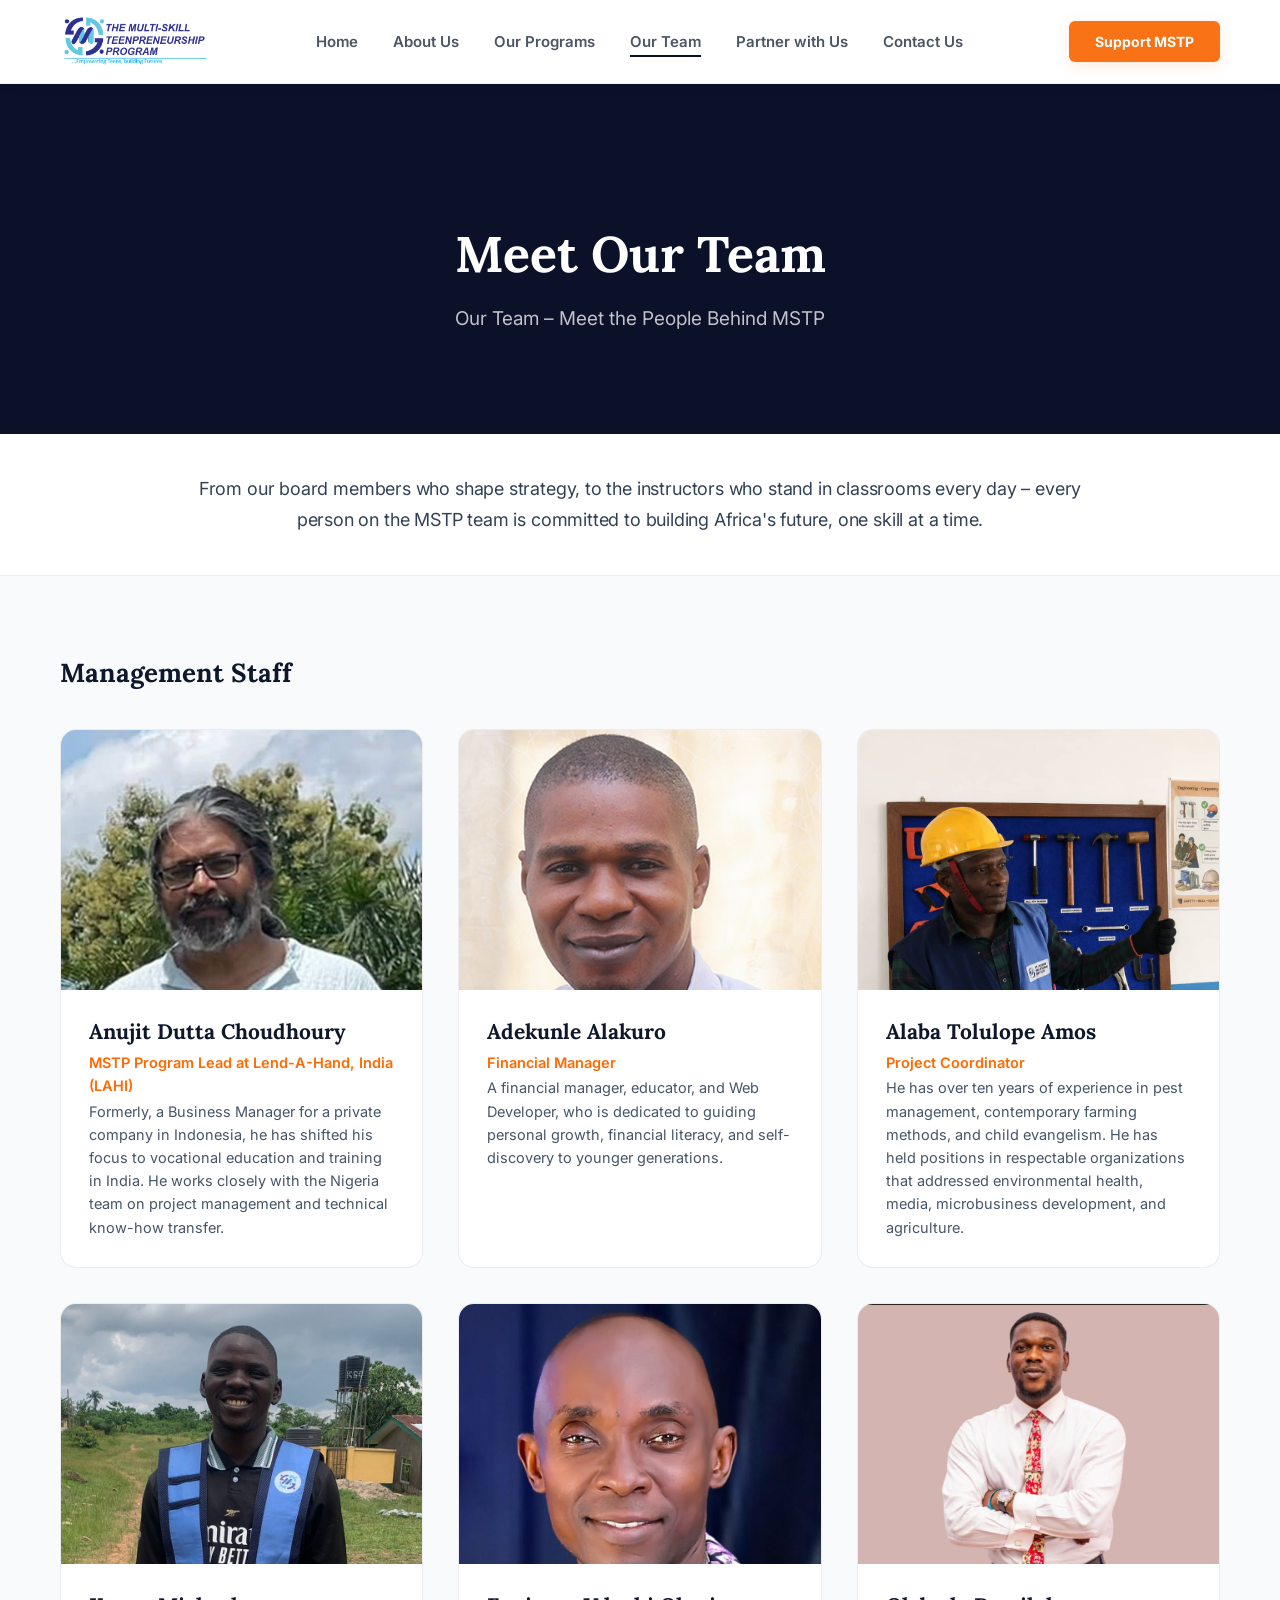
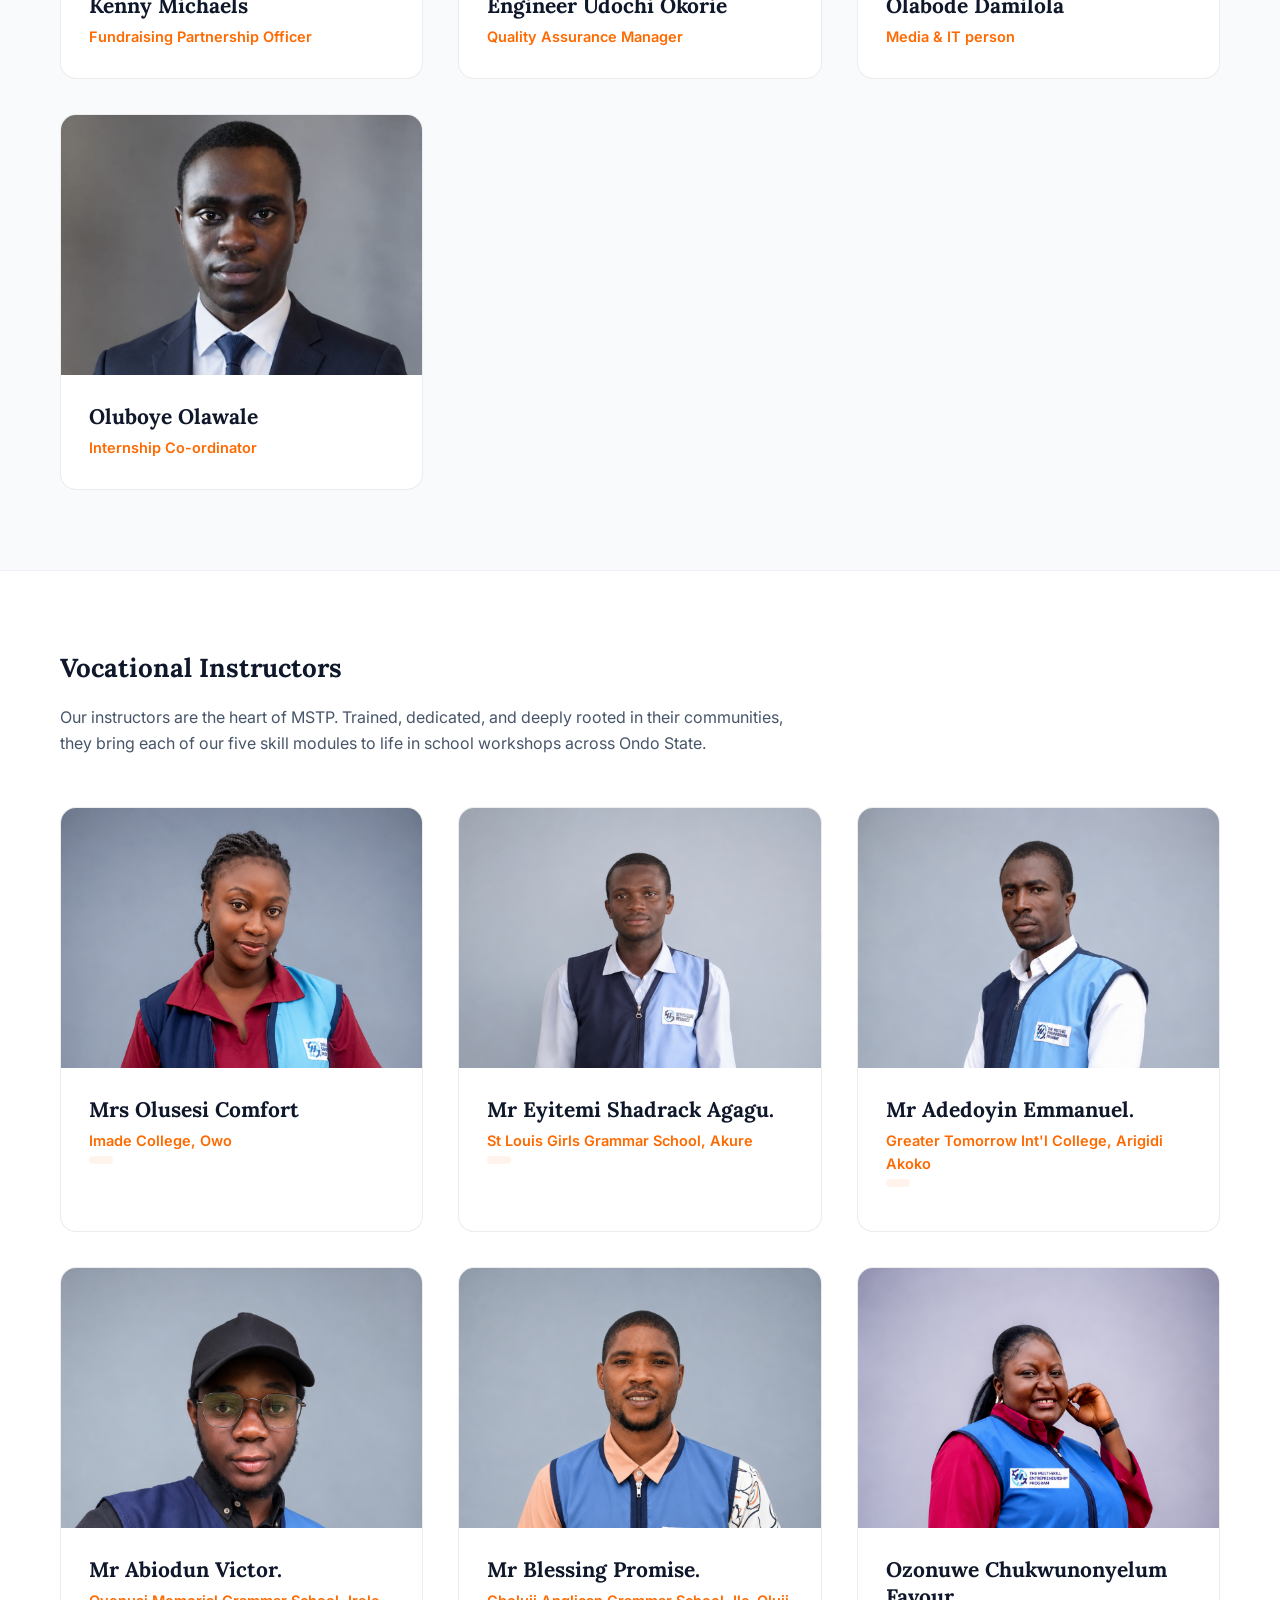
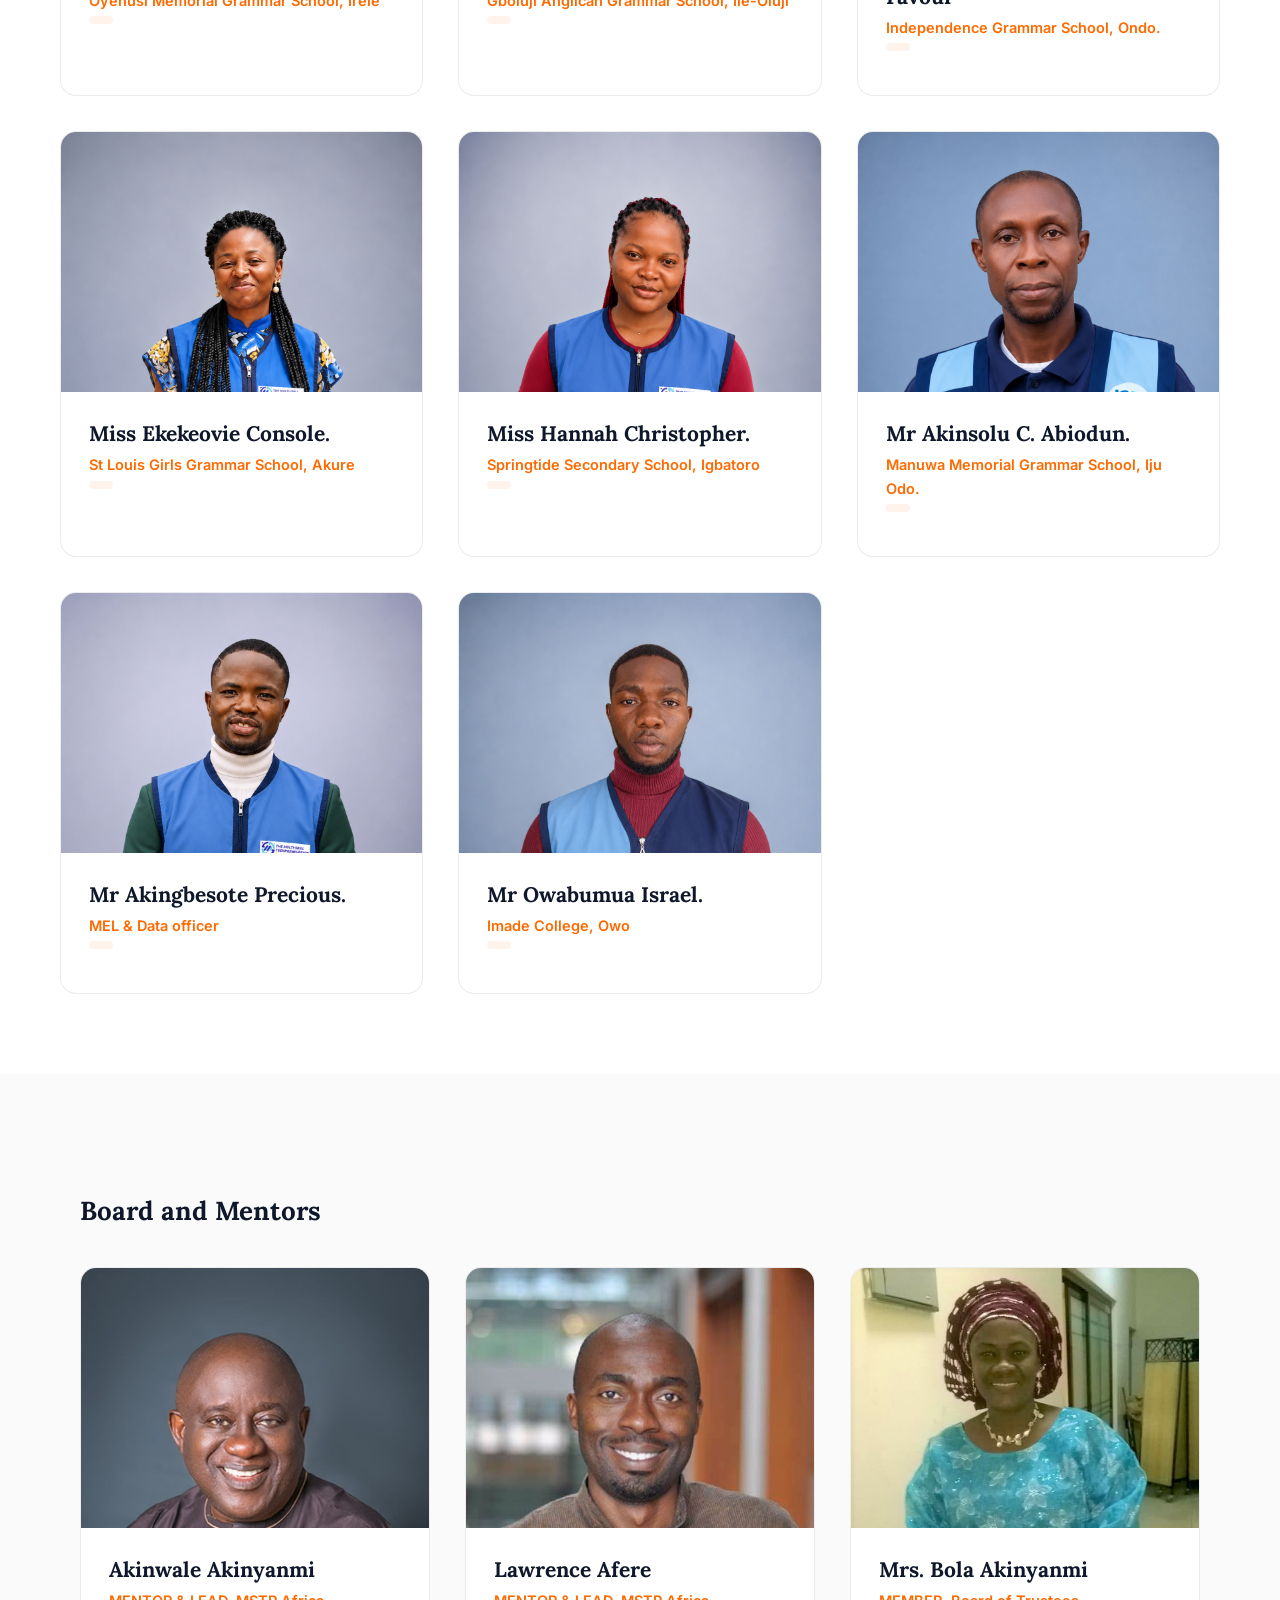
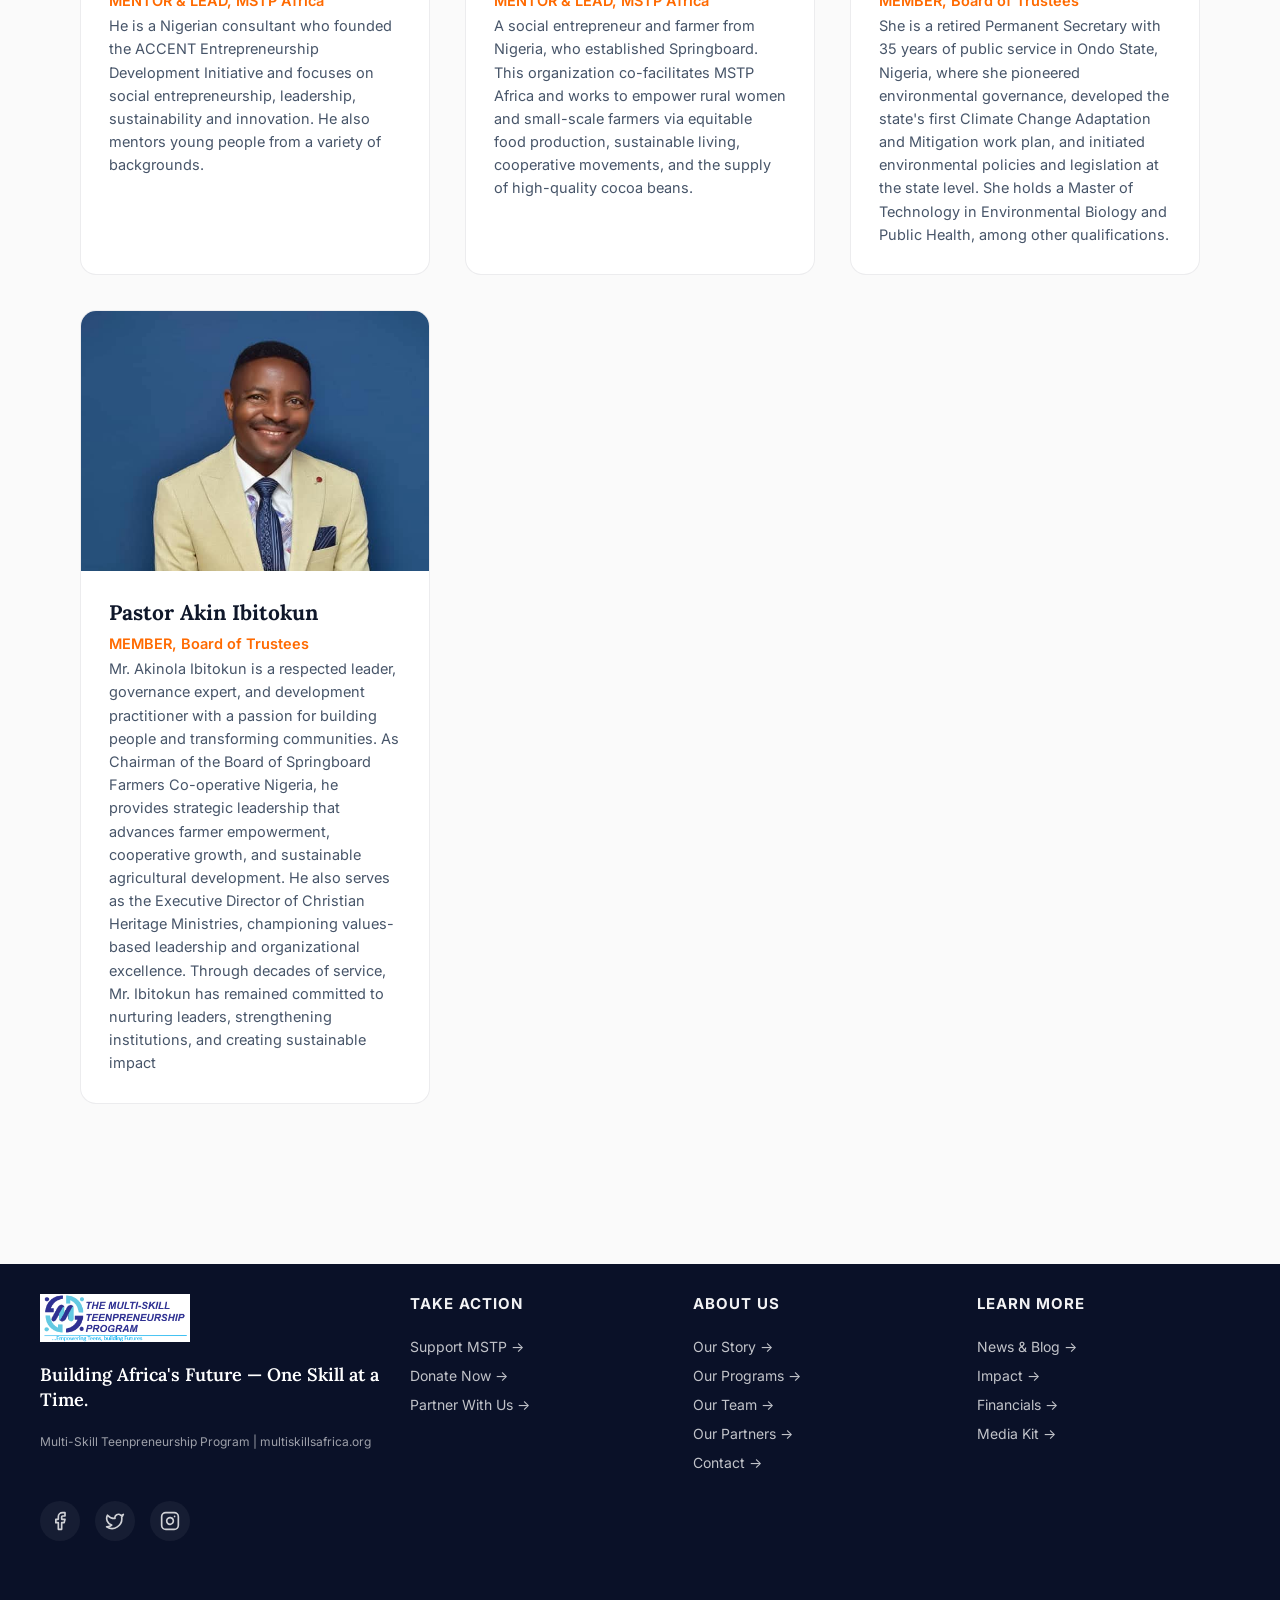
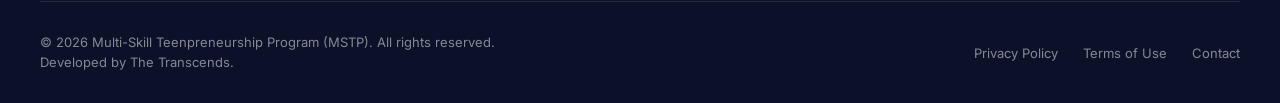
<file: team.html>
<!DOCTYPE html>
<html lang="en">
<head>
    <meta charset="UTF-8">
    <meta name="viewport" content="width=device-width, initial-scale=1.0">
    <title>Our Team — Meet the People Behind MSTP</title>
    <link rel="stylesheet" href="impact.css">
    <link rel="stylesheet" href="generalstyles.css">
    <link rel="stylesheet" href="team.css">
    <link rel="stylesheet" href="generalstyles-media-query.css">
    <link href="/IMAGES/multiskillsafrica-fav.png" rel="icon">

    <link rel="preconnect" href="https://fonts.googleapis.com">
    <link rel="preconnect" href="https://fonts.gstatic.com" crossorigin>
    <link href="https://fonts.googleapis.com/css2?family=Inter:wght@400;500;600&family=Lora:ital,wght@0,600;0,700;1,600&display=swap" rel="stylesheet">
</head>
<body>

<!-- 1. NAVIGATION HEADER -->
<header id="main-header" class="site-header">
    <div class="header-container">

        <!-- Website Brand/Logo Area -->
        <div class="brand">
            <a href="index.html">
                <img src="/IMAGES/multiskillsafrica-logo.png" alt="multilskillsafrica-logo" class="logo">
            </a>
        </div>

        <!-- Desktop Navigation Area -->
        <nav id="main-nav" class="navigation" aria-label="Main Navigation">
            <ul class="nav-list">
                <li class="nav-item"><a href="index.html" class="nav-link">Home</a></li>
                <li class="nav-item"><a href="about-us.html" class="nav-link">About Us</a></li>
                <li class="nav-item"><a href="ourprograms.html" class="nav-link">Our Programs</a></li>
                <li class="nav-item"><a href="team.html" class="nav-link active">Our Team</a></li>
                <li class="nav-item"><a href="partner-with-us.html" class="nav-link">Partner with Us</a></li>
                <li class="nav-item"><a href="contact.html" class="nav-link">Contact Us</a></li>
            </ul>
        </nav>

        <!-- Desktop Action Button Section -->
        <div class="header-actions">
            <a href="support.html" class="nav-cta">Support MSTP</a>
        </div>

        <!-- MOBILE NAVIGATION TRACK ENGINE -->   
        <nav id="mobile-navbar" aria-label="Mobile Navigation">
            <button id="menu-toggle" aria-label="Open Navigation Menu" aria-expanded="false" aria-controls="nav-links">
                <svg xmlns="http://www.w3.org/2000/svg" width="24" height="24" viewBox="0 0 24 24" fill="none" stroke="currentColor" stroke-width="2" stroke-linecap="round" stroke-linejoin="round" class="lucide lucide-menu"><path d="M4 5h16"/><path d="M4 12h16"/><path d="M4 19h16"/></svg>
            </button>

            <div id="nav-links">
                <button id="menu-close" aria-label="Close Navigation Menu">
                    <svg xmlns="http://www.w3.org/2000/svg" width="24" height="24" viewBox="0 0 24 24" fill="none" stroke="currentColor" stroke-width="2" stroke-linecap="round" stroke-linejoin="round" class="lucide lucide-x"><path d="M18 6 6 18"/><path d="m6 6 12 12"/></svg>
                </button>

                <a href="index.html" class="mobile-nav-icon"><svg xmlns="http://www.w3.org/2000/svg" width="24" height="24" viewBox="0 0 24 24" fill="none" stroke="currentColor" stroke-width="2.25" stroke-linecap="round" stroke-linejoin="round" class="lucide lucide-house"><path d="M15 21v-8a1 1 0 0 0-1-1h-4a1 1 0 0 0-1 1v8"/><path d="M3 10a2 2 0 0 1 .709-1.528l7-6a2 2 0 0 1 2.582 0l7 6A2 2 0 0 1 21 10v9a2 2 0 0 1-2 2H5a2 2 0 0 1-2-2z"/></svg>Home</a>
                <a href="about-us.html" class="mobile-nav-icon"><svg xmlns="http://www.w3.org/2000/svg" width="24" height="24" viewBox="0 0 24 24" fill="none" stroke="currentColor" stroke-width="2.25" stroke-linecap="round" stroke-linejoin="round" class="lucide lucide-users"><path d="M16 21v-2a4 4 0 0 0-4-4H6a4 4 0 0 0-4 4v2"/><path d="M16 3.128a4 4 0 0 1 0 7.744"/><path d="M22 21v-2a4 4 0 0 0-3-3.87"/><circle cx="9" cy="7" r="4"/></svg>About</a>
                <a href="ourprograms.html" class="mobile-nav-icon"><svg xmlns="http://www.w3.org/2000/svg" width="24" height="24" viewBox="0 0 24 24" fill="none" stroke="currentColor" stroke-width="2.25" stroke-linecap="round" stroke-linejoin="round" class="lucide lucide-book-open"><path d="M2 3h6a4 4 0 0 1 4 4v14a3 3 0 0 0-3-3H2z"/><path d="M22 3h-6a4 4 0 0 0-4 4v14a3 3 0 0 1 3-3h7z"/></svg>Our Programs</a>
                <a href="impact.html" class="mobile-nav-icon"><svg xmlns="http://www.w3.org/2000/svg" width="24" height="24" viewBox="0 0 24 24" fill="none" stroke="currentColor" stroke-width="2.25" stroke-linecap="round" stroke-linejoin="round" class="lucide lucide-trending-up"><polyline points="22 7 13.5 15.5 8.5 10.5 2 17"/><polyline points="16 7 22 7 22 13"/></svg>Our Impact</a>
                <a href="trainers.html" class="mobile-nav-icon"><svg xmlns="http://www.w3.org/2000/svg" width="24" height="24" viewBox="0 0 24 24" fill="none" stroke="currentColor" stroke-width="2" stroke-linecap="round" stroke-linejoin="round" class="lucide lucide-presentation"><rect width="20" height="14" x="2" y="3" rx="2"/><path d="M12 17v4"/><path d="M9 21h6"/><path d="M8 11l3-3 3 3"/></svg>Trainers Module</a>
                <a href="team.html" class="mobile-nav-icon active"><svg xmlns="http://www.w3.org/2000/svg" width="24" height="24" viewBox="0 0 24 24" fill="none" stroke="currentColor" stroke-width="2.25" stroke-linecap="round" stroke-linejoin="round" class="lucide lucide-users-round"><path d="M18 21a6 6 0 0 0-12 0"/><circle cx="12" cy="10" r="4"/><path d="M12 2a14.5 14.5 0 0 0 0 20"/></svg>Our Team</a>
                <a href="blog.html" class="mobile-nav-icon"><svg xmlns="http://www.w3.org/2000/svg" width="24" height="24" viewBox="0 0 24 24" fill="none" stroke="currentColor" stroke-width="2.25" stroke-linecap="round" stroke-linejoin="round" class="lucide lucide-newspaper"><path d="M4 22h16a2 2 0 0 0 2-2V4a2 2 0 0 0-2-2H8a2 2 0 0 0-2 2v16a2 2 0 0 1-2 2Zm0 0a2 2 0 0 1-2-2v-9c0-1.1.9-2 2-2h2"/><path d="M18 14h-8"/><path d="M15 18h-5"/><path d="M10 6h8v4h-8V6Z"/></svg>News & Blog</a>
                <a href="partner.html" class="mobile-nav-icon"><svg xmlns="http://www.w3.org/2000/svg" width="24" height="24" viewBox="0 0 24 24" fill="none" stroke="currentColor" stroke-width="2" stroke-linecap="round" stroke-linejoin="round" class="lucide lucide-handshake"><path d="m11 17 2 2a1 1 0 0 0 1.4 0l4-4a1 1 0 0 0 0-1.4l-11.6-11.6a2.1 2.1 0 0 0-3 3l3.8 3.8"/><path d="m14 14 2.5 2.5a1 1 0 0 0 1.4 0l4-4a1 1 0 0 0 0-1.4L11 2"/><path d="M17 11V7a1 1 0 0 0-1-1h-4"/><path d="M10 11H6a1 1 0 0 1-1-1V6"/></svg>Official Partners</a>
                <a href="partner-with-us.html" class="mobile-nav-icon"><svg xmlns="http://www.w3.org/2000/svg" width="24" height="24" viewBox="0 0 24 24" fill="none" stroke="currentColor" stroke-width="2" stroke-linecap="round" stroke-linejoin="round" class="lucide lucide-handshake-icon lucide-handshake"><path d="m11 17 2 2a1 1 0 1 0 3-3"/><path d="m14 14 2.5 2.5a1 1 0 1 0 3-3l-3.88-3.88a3 3 0 0 0-4.24 0l-.88.88a1 1 0 1 1-3-3l2.81-2.81a5.79 5.79 0 0 1 7.06-.87l.47.28a2 2 0 0 0 1.42.25L21 4"/><path d="m21 3 1 11h-2"/><path d="M3 3 2 14l6.5 6.5a1 1 0 1 0 3-3"/><path d="M3 4h8"/></svg>Partner With Us</a>                                
                <a href="contact.html" class="mobile-nav-icon"><svg xmlns="http://www.w3.org/2000/svg" width="24" height="24" viewBox="0 0 24 24" fill="none" stroke="currentColor" stroke-width="2.25" stroke-linecap="round" stroke-linejoin="round" class="lucide lucide-phone-call"><path d="M13 2a9 9 0 0 1 9 9"/><path d="M13 6a5 5 0 0 1 5 5"/><path d="M13.832 16.568a1 1 0 0 0 1.213-.303l.355-.465A2 2 0 0 1 17 15h3a2 2 0 0 1 2 2v3a2 2 0 0 1-2 2A18 18 0 0 1 2 4a2 2 0 0 1 2-2h3a2 2 0 0 1 2 2v3a2 2 0 0 1-.8 1.6l-.468.351a1 1 0 0 0-.292 1.233 14 14 0 0 0 6.392 6.384"/></svg>Contact Us</a>
                <a href="support.html" class="mobile-nav-icon"><svg xmlns="http://www.w3.org/2000/svg" width="24" height="24" viewBox="0 0 24 24" fill="none" stroke="currentColor" stroke-width="2" stroke-linecap="round" stroke-linejoin="round" class="lucide lucide-heart"><path d="M19 14c1.49-1.46 3-3.21 3-5.5A5.5 5.5 0 0 0 16.5 3c-1.76 0-3 .5-4.5 2-1.5-1.5-2.74-2-4.5-2A5.5 5.5 0 0 0 2 8.5c0 2.3 1.5 4.05 3 5.5l7 7Z"/></svg>Support MSTP</a>
            </div>
        </nav>
    </div>
</header>

<main class="team-page-wrapper">
    
    <!-- SECTION 1: HERO -->
    <section class="page-hero reveal-on-scroll">
        <div class="hero-content-inner">
            <h1 class="page-main-title">Meet Our Team</h1>
            <p class="page-subtitle">Our Team – Meet the People Behind MSTP</p>
        </div>
    </section>

    <!-- SECTION 2: INTRO -->
    <section class="section-layout-section reveal-on-scroll">
        <div class="section-inner-container">
            <p class="section-text-para section-lead-paragraph">
                From our board members who shape strategy, to the instructors who stand in classrooms every day – every person on the MSTP team is committed to building Africa's future, one skill at a time.
            </p>
        </div>
    </section>

    <!-- SECTION 3: MANAGEMENT STAFF -->
    <section class="management-section-bg">
        <div class="team-section-container">
            <h2 class="board-section-title">Management Staff</h2>
            <div class="team-profile-grid">
                
                <article class="profile-card">
                    <div class="profile-card-image">
                        <img src="/IMAGES/anujit.jpg" alt="Anujit Dutta Choudhoury">
                    </div>
                    <div class="profile-card-info">
                        <h3 class="profile-name">Anujit Dutta Choudhoury</h3>
                        <p class="profile-title">MSTP Program Lead at Lend-A-Hand, India (LAHI)</p>
                        <p class="profile-bio">
                            Formerly, a Business Manager for a private company in Indonesia, he has shifted his focus to vocational education and training in India. He works closely with the Nigeria team on project management and technical know-how transfer.
                        </p>
                    </div>
                </article>

                <article class="profile-card">
                    <div class="profile-card-image">
                        <img src="/IMAGES/adekunle.jpg" alt="Adekunle Alakuro">
                    </div>
                    <div class="profile-card-info">
                        <h3 class="profile-name">Adekunle Alakuro</h3>
                        <p class="profile-title">Financial Manager</p>
                        <p class="profile-bio">
                            A financial manager, educator, and Web Developer, who is dedicated to guiding personal growth, financial literacy, and self-discovery to younger generations.
                        </p>
                    </div>
                </article>

                <article class="profile-card">
                    <div class="profile-card-image">
                        <img src="/IMAGES/alaba.jpeg" alt="Alaba Tolulope Amos">
                    </div>
                    <div class="profile-card-info">
                        <h3 class="profile-name">Alaba Tolulope Amos</h3>
                        <p class="profile-title">Project Coordinator</p>
                        <p class="profile-bio">
                            He has over ten years of experience in pest management, contemporary farming methods, and child evangelism. He has held positions in respectable organizations that addressed environmental health, media, microbusiness development, and agriculture.
                        </p>
                    </div>
                </article>

                <article class="profile-card">
                    <div class="profile-card-image">
                        <img src="/IMAGES/kenny.jpg" alt="Kenny Michaels">
                    </div>
                    <div class="profile-card-info">
                        <h3 class="profile-name">Kenny Michaels</h3>
                        <p class="profile-title">Fundraising Partnership Officer</p>
                        <p class="profile-bio">
                        </p>
                    </div>
                </article>

                <article class="profile-card">
                    <div class="profile-card-image">
                        <img src="/IMAGES/okorie.jpg" alt="Engineer Udochi Okorie">
                    </div>
                    <div class="profile-card-info">
                        <h3 class="profile-name">Engineer Udochi Okorie</h3>
                        <p class="profile-title">Quality Assurance Manager</p>
                        <p class="profile-bio">
                        </p>
                    </div>
                </article>

                <article class="profile-card">
                    <div class="profile-card-image">
                        <img src="/IMAGES/olabode.jpeg" alt="Olabode Damilola">
                    </div>
                    <div class="profile-card-info">
                        <h3 class="profile-name">Olabode Damilola</h3>
                        <p class="profile-title">Media & IT person</p>
                        <p class="profile-bio">
                        </p>
                    </div>
                </article>

                <article class="profile-card">
                    <div class="profile-card-image">
                        <img src="/IMAGES/oluboye.jpeg" alt="Oluboye Olawale">
                    </div>
                    <div class="profile-card-info">
                        <h3 class="profile-name">Oluboye Olawale</h3>
                        <p class="profile-title">Internship Co-ordinator</p>
                        <p class="profile-bio">
                        </p>
                    </div>
                </article>

            </div>
        </div>
    </section>

    <!-- SECTION 4: VOCATIONAL INSTRUCTORS (All instructors now go here) -->
    <section class="instructors-section-bg">
        <div class="team-section-container">
            
            <h2 class="board-section-title">Vocational Instructors</h2>
            <p class="story-text-para instructor-section-intro">
                Our instructors are the heart of MSTP. Trained, dedicated, and deeply rooted in their communities, they bring each of our five skill modules to life in school workshops across Ondo State.
            </p>

            <div class="team-profile-grid">
                
                <!-- Instructor 1 -->
                <article class="profile-card">
                    <div class="profile-card-image">
                        <img src="/IMAGES/oluseyi.png" alt="Mrs Olusesi Comfort">
                    </div>
                    <div class="profile-card-info">
                        <h3 class="profile-name">Mrs Olusesi Comfort</h3>
                        <p class="profile-title">Imade College, Owo</p>
                        <div class="instructor-badge-row">
                            <span class="instructor-badge skill-badge"></span>
                        </div>
                    </div>
                </article>

                <!-- Instructor 2 -->
                <article class="profile-card">
                    <div class="profile-card-image">
                        <img src="/IMAGES/eyitemi.png" alt="Mr Eyitemi Shadrack Agagu.">
                    </div>
                    <div class="profile-card-info">
                        <h3 class="profile-name">Mr Eyitemi Shadrack Agagu.</h3>
                        <p class="profile-title">St Louis Girls Grammar School, Akure</p>
                        <div class="instructor-badge-row">
                            <span class="instructor-badge skill-badge"></span>
                        </div>
                    </div>
                </article>

                <!-- Instructor 3 -->
                <article class="profile-card">
                    <div class="profile-card-image">
                        <img src="/IMAGES/adedoyin.png" alt="Mr Adedoyin Emmanuel.">
                    </div>
                    <div class="profile-card-info">
                        <h3 class="profile-name">Mr Adedoyin Emmanuel.</h3>
                        <p class="profile-title">Greater Tomorrow Int'l College, Arigidi Akoko</p>
                        <div class="instructor-badge-row">
                            <span class="instructor-badge skill-badge"></span>
                        </div>
                    </div>
                </article>

                <!-- Instructor 4 -->
                <article class="profile-card">
                    <div class="profile-card-image">
                        <img src="/IMAGES/abiodun.v.png" alt="Mr Abiodun Victor.">
                    </div>
                    <div class="profile-card-info">
                        <h3 class="profile-name">Mr Abiodun Victor.</h3>
                        <p class="profile-title">Oyenusi Memorial Grammar School, Irele</p>
                        <div class="instructor-badge-row">
                            <span class="instructor-badge skill-badge"></span>
                        </div>
                    </div>
                </article>

                <!-- Instructor 5 -->
                <article class="profile-card">
                    <div class="profile-card-image">
                        <img src="/IMAGES/blessing.png" alt="Mr Blessing Promise.">
                    </div>
                    <div class="profile-card-info">
                        <h3 class="profile-name">Mr Blessing Promise.</h3>
                        <p class="profile-title">Gboluji Anglican Grammar School, Ile-Oluji</p>
                        <div class="instructor-badge-row">
                            <span class="instructor-badge skill-badge"></span>
                        </div>
                    </div>
                </article>

                <!-- Instructor 6 -->
                <article class="profile-card">
                    <div class="profile-card-image">
                        <img src="/IMAGES/ozonuwe.f.png" alt="Ozonuwe Chukwunonyelum Favour">
                    </div>
                    <div class="profile-card-info">
                        <h3 class="profile-name">Ozonuwe Chukwunonyelum Favour</h3>
                        <p class="profile-title">Independence Grammar School, Ondo.</p>
                        <div class="instructor-badge-row">
                            <span class="instructor-badge skill-badge"></span>
                        </div>
                        <p class="profile-bio">
                           
                    </div>
                </article>

                <!-- Instructor 7 -->
                <article class="profile-card">
                    <div class="profile-card-image">
                        <img src="/IMAGES/console.png" alt="Miss Ekekeovie Console.">
                    </div>
                    <div class="profile-card-info">
                        <h3 class="profile-name">Miss Ekekeovie Console.</h3>
                        <p class="profile-title">St Louis Girls Grammar School, Akure</p>
                        <div class="instructor-badge-row">
                            <span class="instructor-badge skill-badge"></span>
                        </div>
                    </div>
                </article>

                <!-- Instructor 8 -->
                <article class="profile-card">
                    <div class="profile-card-image">
                        <img src="/IMAGES/hannah.png" alt="Miss Hannah Christopher.">
                    </div>
                    <div class="profile-card-info">
                        <h3 class="profile-name">Miss Hannah Christopher.</h3>
                        <p class="profile-title">Springtide Secondary School, Igbatoro</p>
                        <div class="instructor-badge-row">
                            <span class="instructor-badge skill-badge"></span>
                        </div>
                    </div>
                </article>

                <!-- Instructor 9 -->
                <article class="profile-card">
                    <div class="profile-card-image">
                        <img src="/IMAGES/akinsolu.png" alt="Mr Akinsolu C. Abiodun.">
                    </div>
                    <div class="profile-card-info">
                        <h3 class="profile-name">Mr Akinsolu C. Abiodun.</h3>
                        <p class="profile-title">Manuwa Memorial Grammar School, Iju Odo.</p>
                        <div class="instructor-badge-row">
                            <span class="instructor-badge skill-badge"></span>
                        </div>
                    </div>
                </article>

                <!-- Instructor 10 -->
                <article class="profile-card">
                    <div class="profile-card-image">
                        <img src="/IMAGES/akinbusoye.png" alt="Mr Akingbesote Precious.">
                    </div>
                    <div class="profile-card-info">
                        <h3 class="profile-name">Mr Akingbesote Precious.</h3>
                        <p class="profile-title">MEL & Data officer</p>
                        <div class="instructor-badge-row">
                            <span class="instructor-badge skill-badge"></span>
                        </div>
                    </div>
                </article>

                <!-- Instructor 11 -->
                <article class="profile-card">
                    <div class="profile-card-image">
                        <img src="/IMAGES/owabumuwa.png" alt="Mr Owabumua Israel.">
                    </div>
                    <div class="profile-card-info">
                        <h3 class="profile-name">Mr Owabumua Israel.</h3>
                        <p class="profile-title">Imade College, Owo</p>
                        <div class="instructor-badge-row">
                            <span class="instructor-badge skill-badge"></span>
                        </div>
                    </div>
                </article>

            </div>
        </div>
    </section>

    <!-- SECTION 5: BOARD AND MENTORS -->
    <section class="board-section">
        <div class="team-section-container">
            <h2 class="board-section-title">Board and Mentors</h2>
            <div class="team-profile-grid">
                
                <article class="profile-card">
                    <div class="profile-card-image">
                        <img src="/IMAGES/wale.jpg" alt="Akinwale Akinyanmi">
                    </div>
                    <div class="profile-card-info">
                        <h3 class="profile-name">Akinwale Akinyanmi</h3>
                        <p class="profile-title">MENTOR & LEAD, MSTP Africa</p>
                        <p class="profile-bio">
                            He is a Nigerian consultant who founded the ACCENT Entrepreneurship Development Initiative and focuses on social entrepreneurship, leadership, sustainability and innovation. He also mentors young people from a variety of backgrounds.
                        </p>
                    </div>
                </article>

                <article class="profile-card">
                    <div class="profile-card-image">
                        <img src="/IMAGES/afere.jpg" alt="Lawrence Afere">
                    </div>
                    <div class="profile-card-info">
                        <h3 class="profile-name">Lawrence Afere</h3>
                        <p class="profile-title">MENTOR & LEAD, MSTP Africa</p>
                        <p class="profile-bio">
                            A social entrepreneur and farmer from Nigeria, who established Springboard. This organization co-facilitates MSTP Africa and works to empower rural women and small-scale farmers via equitable food production, sustainable living, cooperative movements, and the supply of high-quality cocoa beans.
                        </p>
                    </div>
                </article>

                <article class="profile-card">
                    <div class="profile-card-image">
                        <img src="/IMAGES/Mrs. Bola Akinyanmi.jpeg" alt="Bola Akinyanmi">
                    </div>
                    <div class="profile-card-info">
                        <h3 class="profile-name">Mrs. Bola Akinyanmi</h3>
                        <p class="profile-title">MEMBER, Board of Trustees</p>
                        <p class="profile-bio">
                        </p>  <p class="profile-bio">
                         She is a retired Permanent Secretary with 35 years of public service in Ondo State, Nigeria, where she pioneered environmental governance, developed the state's first Climate Change Adaptation and Mitigation work plan, and initiated environmental policies and legislation at the state level. She holds a Master of Technology in Environmental Biology and Public Health, among other qualifications.
                        </p>
                    </div>
                </article>
                            


                            
                <article class="profile-card">
                    <div class="profile-card-image">
                        <img src="/IMAGES/Pastor Akin Ibitokun.jpeg" alt="Akin Ibitokun">
                    </div>
                    <div class="profile-card-info">
                        <h3 class="profile-name">Pastor Akin Ibitokun</h3>
                        <p class="profile-title">MEMBER, Board of Trustees</p>
                        <p class="profile-bio">
                            Mr. Akinola Ibitokun is a respected leader, governance expert, and development practitioner with a passion for building people and transforming communities. As Chairman of the Board of Springboard Farmers Co-operative Nigeria, he provides strategic leadership that advances farmer empowerment, cooperative growth, and sustainable agricultural development. He also serves as the Executive Director of Christian Heritage Ministries, championing values-based leadership and organizational excellence. Through decades of service, Mr. Ibitokun has remained committed to nurturing leaders, strengthening institutions, and creating sustainable impact
                        </p>
                    </div>
                </article>


            </div>
        </div>

        
    </section>

    

</main>
    
<!-- 5. FOOTER SECTION -->
<footer class="site-footer">
    <div class="footer-columns">

        <div class="footer-col brand-info-col">
            <div class="brand-logo-wrap">
                <a href="/" aria-label="MSTP Home">
                    <img src="/IMAGES/multiskillsafrica-logo.png" alt="multiskillsafricalogo Logo" class="logo">
                </a>
            </div>
            <p class="footer-tagline">Building Africa's Future — One Skill at a Time.</p>
            <p class="footer-subline">Multi-Skill Teenpreneurship Program | multiskillsafrica.org</p>
        </div>

        <div class="footer-col">
            <h2 class="footer-heading">Take Action</h2>
            <ul class="footer-links-list">
                <li><a href="support.html" class="footer-link">Support MSTP &rarr;</a></li>
                <li><a href="support.html" class="footer-link">Donate Now &rarr;</a></li>
                <li><a href="partner-with-us.html" class="footer-link">Partner With Us &rarr;</a></li>
            </ul>
        </div>

        <div class="footer-col">
            <h2 class="footer-heading">About Us</h2>
            <ul class="footer-links-list">
                <li><a href="about-us.html" class="footer-link">Our Story &rarr;</a></li>
                <li><a href="ourprograms.html" class="footer-link">Our Programs &rarr;</a></li>
                <li><a href="team.html" class="footer-link">Our Team &rarr;</a></li>
                <li><a href="partner.html" class="footer-link">Our Partners &rarr;</a></li>
                <li><a href="contact.html" class="footer-link">Contact &rarr;</a></li>
            </ul>
        </div>

        <div class="footer-col">
            <h2 class="footer-heading">Learn More</h2>
            <ul class="footer-links-list">
                <li><a href="blog.html" class="footer-link">News & Blog &rarr;</a></li>
                <li><a href="impact.html" class="footer-link">Impact &rarr;</a></li>
                <li><a href="financials.html" class="footer-link">Financials &rarr;</a></li>
                <li><a href="/media" class="footer-link">Media Kit &rarr;</a></li>
            </ul>
        </div>

        <div class="footer-col newsletter-col">
            <div class="footer-social-wrap">
                <a href="https://www.facebook.com/profile.php?id=61550199511296" target="_blank" rel="noopener" class="social-icon-link" aria-label="Facebook">
                    <svg xmlns="http://www.w3.org/2000/svg" width="20" height="20" viewBox="0 0 24 24" fill="none" stroke="currentColor" stroke-width="2" stroke-linecap="round" stroke-linejoin="round" class="lucide lucide-facebook"><path d="M18 2h-3a5 5 0 0 0-5 5v3H7v4h3v8h4v-8h3l1-4h-4V7a1 1 0 0 1 1-1h3z"/></svg>
                </a>
                <a href="https://x.com/Multiskill142" target="_blank" rel="noopener" class="social-icon-link" aria-label="X (Twitter)">
                    <svg xmlns="http://www.w3.org/2000/svg" width="20" height="20" viewBox="0 0 24 24" fill="none" stroke="currentColor" stroke-width="2" stroke-linecap="round" stroke-linejoin="round" class="lucide lucide-twitter"><path d="M22 4s-.7 2.1-2 3.4c1.6 10-9.4 17.3-18 11.6 2.2.1 4.4-.6 6-2C3 15.5.5 9.6 3 5c2.2 2.6 5.6 4.1 9 4-.9-4.2 4-6.6 7-3.8 1.1 0 3-1.2 3-1.2z"/></svg>
                </a>
                <a href="https://www.instagram.com/mstpafrica/" target="_blank" rel="noopener" class="social-icon-link" aria-label="Instagram">
                    <svg xmlns="http://www.w3.org/2000/svg" width="20" height="20" viewBox="0 0 24 24" fill="none" stroke="currentColor" stroke-width="2" stroke-linecap="round" stroke-linejoin="round" class="lucide lucide-instagram"><rect width="20" height="20" x="2" y="2" rx="5" ry="5"/><path d="M16 11.37A4 4 0 1 1 12.63 8 4 4 0 0 1 16 11.37z"/><line x1="17.5" x2="17.51" y1="6.5" y2="6.5"/></svg>
                </a>
            </div>
        </div>

    </div>

    <div class="footer-bottom">
        <div class="footer-legal-left">
            <p class="copyright">&copy; 2026 Multi-Skill Teenpreneurship Program (MSTP). All rights reserved.</p>
            <p class="copyright">Developed by The Transcends.</p>
        </div>
        <div class="footer-legal-right">
            <ul class="legal-links-list">
                <li><a href="/privacy" class="legal-link">Privacy Policy</a></li>
                <li><a href="/terms" class="legal-link">Terms of Use</a></li>
                <li><a href="contact.html" class="legal-link">Contact</a></li>
            </ul>
        </div>
    </div>
</footer>

    <script src="general-script.js"></script>
</body>
</html>
</file>
<file: generalstyles.css>
/* ==========================================================================
   1. GLOBAL STYLES & RESET
   ========================================================================== */
*, *::before, *::after {
  box-sizing: border-box;
}

* {
  margin: 0;
  padding: 0;
}

:root {
  /* Brand Color Spaces */
  --color-primary: #0A1128;
  --color-secondary: #4FC3F7;
  --color-cta: #F97316;

  /* Surfaces & Backgrounds */
  --bg-main: #FFFFFF;
  --bg-surface: #F3F4F6;

  /* Typography Layering */
  --text-main: #1E40AF;
  --text-muted: #4B5563;
  --text-light: #FFFFFF;
  
  /* Structural Typefaces */
  --font-heading: 'Lora', Georgia, serif;
  --font-body: 'Inter', system-ui, -apple-system, sans-serif;
}

html {
  scroll-behavior: smooth;
  font-size: 62.5%; /* 1rem = 10px baseline layout scale */
}

body {
  font-family: var(--font-body);
  color: var(--text-muted); /* FIXED: Changed from var(--text-light) to prevent invisible white text on white backgrounds */
  background-color: var(--bg-main);
  overflow-x: hidden;
  width: 100vw;
  -webkit-font-smoothing: antialiased;
  -moz-osx-font-smoothing: grayscale;
}

/* Core Media elements */
img {
  display: block;
  max-width: 100%;
  height: auto;
}

/* Form element consistency engine */
input, button, textarea, select {
  font: inherit;
  color: inherit;
}

a {
  color: inherit;
  text-decoration: none;
  display: inline-block;
}

p {
  font-family: var(--font-body);
  font-size: 1.6rem;
  line-height: 1.6;
}

ol, ul, li {
  list-style: none;
}


/* ==========================================================================
   2. ENHANCED PREMIUM HEADER STYLES
   ========================================================================== */
.site-header {
  position: sticky;
  top: 0;
  width: 100vw;
  z-index: 1000;
  background-color: rgba(255, 255, 255, 0.9); /* Premium semi-transparent white tint */
  backdrop-filter: blur(12px);
  -webkit-backdrop-filter: blur(12px);
  border-bottom: 1px solid rgba(10, 17, 40, 0.05);
  box-shadow: 0 2px 20px rgba(10, 17, 40, 0.02);
  transition: background-color 0.3s ease, box-shadow 0.3s ease;
}

/* Internal Alignment Grid Wrapper */
.header-container {
  width: 100%;
  max-width: 120rem;
  margin: 0 auto;
  padding: 1.6rem 2rem;
  display: flex;
  align-items: center;
  justify-content: space-between;
}

.logo {
  width: 15rem;
  transition: transform 0.3s ease;
}

.logo:hover {
  transform: scale(1.02);
}

.nav-list {
  display: flex;
  align-items: center;
  gap: 3.5rem;
}

/* Desktop Link Micro-Interactions */
.nav-link {
  color: var(--text-muted);
  font-size: 1.5rem;
  font-weight: 600;
  position: relative;
  padding: 0.6rem 0;
  transition: color 0.2s ease-in-out;
}

/* Animated sliding active underline mechanism */
.nav-link::after {
  content: '';
  position: absolute;
  bottom: 0;
  left: 0;
  width: 100%;
  height: 2px;
  background-color: var(--color-primary);
  transform: scaleX(0);
  transform-origin: right;
  transition: transform 0.3s cubic-bezier(0.25, 1, 0.5, 1);
}

.nav-link:hover {
  color: var(--color-primary);
}

.nav-link:hover::after, 
.nav-link.active::after {
  transform: scaleX(1);
  transform-origin: left;
}

/* Clear style override block for CTA Button inside Nav */
.header-actions .nav-cta {
  display: inline-block;
  background-color: var(--color-cta);
  color: var(--text-light);
  padding: 1.2rem 2.6rem;
  border-radius: 0.6rem;
  font-weight: 700;
  font-size: 1.4rem;
  box-shadow: 0 4px 15px rgba(249, 115, 22, 0.15);
  transition: transform 0.2s ease, background-color 0.2s ease, box-shadow 0.2s ease;
}

.header-actions .nav-cta:hover {
  background-color: #ea580c; /* Marginally deeper dark tone for interactive active states */
  color: var(--text-light);
  transform: translateY(-1px);
  box-shadow: 0 6px 20px rgba(249, 115, 22, 0.25);
}

/* Hide mobile system structures by default on Desktop layout viewports */
#mobile-navbar {
  display: none;
}


/* ==========================================================================
   3. SITE FOOTER STYLES
   ========================================================================== */
.site-footer {
  background-color: var(--color-primary);
  color: var(--text-light);
  padding: 3rem;
  width: 100vw;
  font-size: 1.4rem;
  display: flex;
  flex-direction: column;
  gap: 6rem;
}

.footer-columns {
  display: flex;
  flex-direction: row;
  flex-wrap: wrap;
  gap: 2rem 2rem;
  justify-content: space-between;
  width: 100%;
  max-width: 120rem;
  margin: 0 auto;
}

.footer-col {
  flex: 1 1 20rem;
  display: flex;
  flex-direction: column;
  gap: 2rem;
}

/* Column 1 Specific Layout Metrics */
.brand-info-col {
  flex: 1 1 30rem;
  max-width: 35rem;
}

.brand-logo-wrap {
  display: inline-flex;
  color: var(--text-light);
}

.logo-svg {
  transition: transform 0.3s ease;
}

.brand-logo-wrap:hover .logo-svg {
  transform: rotate(-3deg) scale(1.05);
}

.footer-tagline {
  font-family: var(--font-heading);
  font-size: 1.8rem;
  font-weight: 600;
  line-height: 1.4;
}

.footer-subline {
  font-size: 1.2rem;
  color: rgba(255, 255, 255, 0.6);
  line-height: 1.5;
}

/* Typography Headings within Columns */
.footer-heading {
  font-family: var(--font-body);
  font-size: 1.5rem;
  font-weight: 700;
  text-transform: uppercase;
  letter-spacing: 0.1rem;
  color: rgba(255, 255, 255, 0.95);
  margin-bottom: 0.5rem;
}

/* Navigation Lists Layout */
.footer-links-list {
  display: flex;
  flex-direction: column;
  gap: 1.2rem;
}

.footer-link {
  color: rgba(255, 255, 255, 0.75);
  transition: color 0.2s ease, transform 0.2s ease;
  display: inline-block;
}

.footer-link:hover {
  color: var(--color-secondary);
  transform: translateX(4px);
}

/* Newsletter Column Styles */
.newsletter-col {
  flex: 1 1 32rem;
  max-width: 40rem;
}

.newsletter-subtext {
  font-size: 1.4rem;
  line-height: 1.5;
  color: rgba(255, 255, 255, 0.75);
}

.footer-newsletter-form {
  width: 100%;
}

.newsletter-input-wrap {
  display: flex;
  flex-direction: row;
  width: 100%;
  background-color: rgba(255, 255, 255, 0.08);
  border: 1px solid rgba(255, 255, 255, 0.15);
  border-radius: 0.6rem;
  padding: 0.4rem;
  transition: border-color 0.2s ease;
}

.newsletter-input-wrap:focus-within {
  border-color: var(--color-secondary);
}

.newsletter-input {
  flex: 1;
  background: transparent;
  border: none;
  padding: 1rem 1.5rem;
  color: var(--text-light);
  font-size: 1.4rem;
  outline: none;
  width: 100%;
}

.newsletter-input::placeholder {
  color: rgba(255, 255, 255, 0.4);
}

.newsletter-button {
  background-color: var(--color-cta);
  color: var(--text-light);
  border: none;
  padding: 1rem 2rem;
  border-radius: 0.4rem;
  font-weight: 700;
  font-size: 1.3rem;
  cursor: pointer;
  transition: background-color 0.2s ease, transform 0.2s ease;
}

.newsletter-button:hover {
  background-color: #ea580c;
  transform: translateY(-1px);
}

/* Social Media Channels Track Styling */
.footer-social-wrap {
  display: flex;
  flex-direction: row;
  gap: 1.5rem;
  margin-top: 1rem;
}

.social-icon-link {
  display: flex;
  align-items: center;
  justify-content: center;
  width: 4rem;
  height: 4rem;
  background-color: rgba(255, 255, 255, 0.05);
  color: rgba(255, 255, 255, 0.8);
  border-radius: 50%;
  transition: background-color 0.2s ease, color 0.2s ease, transform 0.2s ease;
}

.social-icon-link:hover {
  background-color: var(--color-secondary);
  color: var(--color-primary);
  transform: translateY(-3px);
}

/* Bottom Legal Strip Layout */
.footer-bottom {
  border-top: 1px solid rgba(255, 255, 255, 0.1);
  padding-top: 3rem;
  display: flex;
  flex-direction: row;
  justify-content: space-between;
  align-items: center;
  flex-wrap: wrap;
  gap: 2rem;
  width: 100%;
  max-width: 120rem;
  margin: 0 auto;
}

.copyright {
  font-size: 1.3rem;
  color: rgba(255, 255, 255, 0.5);
}

.footer-legal-right {
  display: flex;
}

.legal-links-list {
  display: flex;
  flex-direction: row;
  gap: 2.5rem;
}

.legal-link {
  font-size: 1.3rem;
  color: rgba(255, 255, 255, 0.5);
  transition: color 0.2s ease;
}

.legal-link:hover {
  color: var(--text-light);
}

.section-layout-section {
  width: 100%;
  background-color: #FFFFFF;
  padding: 4rem;
  box-sizing: border-box;
  
  /* Flexbox positioning system to strictly center-align the parent contents */
  display: flex;
  justify-content: center;
  align-items: center;
}

.section-inner-container {
  width: 100%;
  max-width: 90rem;
  margin: 0 auto;
  text-align: center; /* Centers the multi-line inline text elements inside */
}

.section-lead-paragraph {
  font-family: var(--font-body), sans-serif;
  font-size: 1.8rem;
  line-height: 1.7;
  color: #334155;
  margin: 0;
  letter-spacing: -0.01em;
}

/* Responsive Scaling for Seamless Tracking Across Device Viewports */
@media (max-width: 768px) {
  .section-layout-section {
    padding: 2rem;
  }
  .section-lead-paragraph {
    font-size: 1.9rem;
    line-height: 1.65;
  }
}

@media (max-width: 480px) {
  .section-layout-section {
    padding: 5rem 1.6rem 3rem 1.6rem;
  }
  .section-lead-paragraph {
    font-size: 1.75rem;
  }
}


/* ==========================================================================
   4. SCROLL REVEAL UTILITY ENGINE
   ========================================================================== */
.reveal-on-scroll {
  opacity: 0;
  transform: translateY(40px);
  transition: opacity 0.8s cubic-bezier(0.25, 1, 0.5, 1), 
              transform 0.8s cubic-bezier(0.25, 1, 0.5, 1);
  will-change: transform, opacity;
}

.reveal-on-scroll.active {
  opacity: 1;
  transform: translateY(0);
}


/* ==========================================================================
   5. GLOBAL ARCHITECTURAL CARD MODULES
   ========================================================================== */
.school-glass-card {
  position: relative;
  border-radius: 1.2rem;
  overflow: hidden;
  background: transparent;
}

.card-image-wrap {
  position: relative;
  width: 100%;
  height: 28rem; /* Rem consistency unit match */
}

.school-card-img {
  width: 100%;
  height: 100%;
  object-fit: cover;
  transition: transform 0.6s cubic-bezier(0.25, 1, 0.5, 1);
}

.glass-overlay {
  position: absolute;
  bottom: 1.5rem;
  left: 1.5rem;
  right: 1.5rem;
  padding: 2rem;
  display: flex;
  border-radius: 1rem;
  flex-direction: column;
  gap: 0.4rem;
}

.school-name {
  font-family: var(--font-body);
  font-size: 1.8rem;
  font-weight: 700;
  color: var(--text-light);
}

.school-location {
  font-family: var(--font-body);
  font-size: 1.3rem;
  font-weight: 500;
  color: rgba(255, 255, 255, 0.85);
  letter-spacing: 0.03rem;
}

/* Cinematic Photo Scale Triggers */
.school-glass-card:hover .school-card-img {
  transform: scale(1.05); 
}

/* High-End Card Micro-Interactions */
.glass-hover-lift {
  transition: transform 0.4s cubic-bezier(0.25, 1, 0.5, 1), 
              box-shadow 0.4s cubic-bezier(0.25, 1, 0.5, 1);
  box-shadow: 0 4px 15px rgba(10, 17, 40, 0.05);
}

.glass-hover-lift:hover {
  transform: translateY(-8px);
  box-shadow: 0 20px 40px rgba(10, 17, 40, 0.15);
}

/* Glassmorphism Surface Architecture Presets */
.glass-panel {
  background: rgba(255, 255, 255, 0.15);
  backdrop-filter: blur(12px);
  -webkit-backdrop-filter: blur(12px);
  border: 1px solid rgba(255, 255, 255, 0.25);
}

.glass-overlay-dark {
  background: rgba(10, 17, 40, 0.45);
  backdrop-filter: blur(16px);
  -webkit-backdrop-filter: blur(16px);
  border: 1px solid rgba(255, 255, 255, 0.15);
}

/* Enhanced Typography Depth System */
.glass-text-sharp {
  text-shadow: 0 1px 4px rgba(0, 0, 0, 0.2);
}

.text-force-light {
  color: var(--text-light) !important;
}

/* Decorative Left Border Accent Hook */
.accent-border-left {
  border-left: 5px solid var(--color-primary);
  padding-left: 3.5rem;
}


/* ==========================================================================
   6. SECTION HEADER & LAYOUT SYSTEM
   ========================================================================== */
.section-header {
  display: flex;
  flex-direction: column;
  gap: 1rem;
  max-width: 80rem;
}

.section-subtext {
  font-family: var(--font-body);
  font-size: 1.4rem;
  max-width: 60rem;
  font-weight: 700;
  text-transform: uppercase;
  letter-spacing: 0.15rem;
  color: var(--color-cta);
}

.section-heading {
  font-family: var(--font-heading);
  font-size: clamp(2.2rem, 3.5vw, 3rem);
  font-weight: 700;
  color: var(--color-primary);
  line-height: 1.4;
}


/* ==========================================================================
   7. REUSABLE INLINE CALL-TO-ACTION LINKS
   ========================================================================== */
.cta-link-wrap {
  width: 100%;
  display: flex;
  justify-content: center; 
  align-items: center;
  margin-top: 2rem;
}

.cta-link-inline {
  font-family: var(--font-body);
  font-size: 1.6rem;
  font-weight: 700;
  color: var(--color-cta);
  text-decoration: none;
  display: inline-flex;
  align-items: center;
  gap: 0.8rem;
  transition: color 0.2s ease-in-out;
}

.cta-link-inline .arrow-transition {
  transition: transform 0.2s ease-in-out;
}

.cta-link-inline:hover {
  color: var(--color-primary);
}

.cta-link-inline:hover .arrow-transition {
  transform: translateX(6px);
}


/* ==========================================================================
   8. COMPACT LAYOUT CONVERSION OVERRIDES
   ========================================================================== */
@media (max-width: 400px) {
  .glass-overlay {
    bottom: 1rem;
    left: 1rem;
    right: 1rem;
    padding: 1.5rem;
  }
}

.page-hero {
  background-color: var(--color-primary, #0A1128); /* Rich Dark Navy */
  padding: 14rem 2rem 10rem 2rem;
  text-align: center;
  position: relative;
}

.hero-content-inner {
  max-width: 75rem;
  margin: 0 auto;
}

.page-main-title {
  font-family: var(--font-display, 'Lora', serif);
  font-size: clamp(3rem, 4vw, 5rem);
  color: var(--text-light, #ffffff);
  font-weight: 700;
  margin-bottom: 2rem;
  line-height: 1.2;
}

.page-subtitle {
  font-family: var(--font-body, 'Inter', sans-serif);
  font-size: clamp(1.6rem, 2.2vw, 1.9rem);
  color: rgba(255, 255, 255, 0.75);
  line-height: 1.6;
}
</file>
<file: homepage.css>
:root {
  --color-primary: #0A1128;       /* Dark Blue */
  --color-secondary: #4FC3F7;     /* Light Blue */
  --color-cta: #F97316;           /* Premium Tangerine Orange */

  --bg-main: #FFFFFF;             
  --bg-surface: #F3F4F6;          

  --text-main: #1E40AF;           
  --text-muted: #4B5563;          
  --text-light: #FFFFFF;  
  
  --font-heading: 'Lora', Georgia, serif;
  --font-body: 'Inter', system-ui, -apple-system, sans-serif;
}



/* ==========================================================================
   HERO BANNER LAYOUT
   ========================================================================== */
.hero-section {
  background: linear-gradient(rgba(0, 0, 0, 0.6), rgba(0, 0, 0, 0.3)), 
              url('/IMAGES/MSTP-hero-image.jpg') center top / cover no-repeat;
  width: 100vw;
  height: 100vh;
  padding: 4rem;
  display: flex;
  flex-direction: column;
  align-items: flex-start;
  justify-content: center;
}

.hero-headline {
  font-family: var(--font-heading);
  font-size: clamp(3.5rem, 8vw, 7rem);
  max-width: 80rem;
  color: var(--text-light);
  text-shadow: 0 0 8px rgba(0, 0, 0, 0.5);
}

.hero-tagline {
  font-family: var(--font-body);
  font-size: clamp(1.5rem, 2.5vw, 1.8rem);
  line-height: 1.5;
  margin-top: 2rem;
  word-spacing: 0.2rem;
  color: var(--text-light);
  text-shadow: 0 0 20px rgba(0, 0, 0, 1);
}

/* HERO ACTION INTERACTIVE SYSTEM */
.hero-cta-wrap {
  display: flex;
  flex-direction: row;
  gap: 2rem;
  align-items: center;
  justify-content: flex-start;
  width: 100%;
  height: auto;
  margin-top: 3rem;
}

.hero-cta-wrap a {
  text-decoration: none;
  font-family: var(--font-body);
  font-size: 1.6rem;
  font-weight: 600;
  display: inline-flex;
  align-items: center;
  justify-content: center;
  padding: 1.2rem 2.4rem;
  border-radius: 0.6rem;
  transition: transform 0.2s ease-in-out, opacity 0.2s ease-in-out;
}

.hero-cta-wrap .hero-btn-primary {
  background-color: var(--color-cta);
  color: var(--text-light);
}

.about-mstp-cta a {
  background-color: transparent;
  border: 1px solid var(--text-light);
  color: var(--text-light);
}

.hero-cta-wrap a:hover {
  transform: translateY(-2px);
  opacity: 0.95;
}

/* ==========================================================================
   STATISTICS CONSOLE
   ========================================================================== */
.stats-bar-section {
  background-color: var(--bg-main);
  width: 100%;
  padding: 8rem 2rem; /* CHANGED: Increased vertical padding to give the header breathing room */
  display: flex;
  flex-direction: column; /* CHANGED: Forces the heading to sit structurally on top of the grid */
  justify-content: center;
  align-items: center;
}

/* ADDED: Handles spacing and centering for the new section heading */
.stats-bar-section .about-snippet-heading {
  font-family: var(--font-heading);
  font-size: clamp(2.4rem, 4vw, 3.2rem);
  font-weight: 700;
  color: var(--color-primary);
  text-align: center;
  margin-bottom: 5rem; /* Pushes the numerical stats grid down cleanly */
}

.stats-container {
  width: 100%;
  max-width: 120rem;
  display: grid;
  grid-template-columns: repeat(4, 1fr);
  gap: 2rem;
  text-align: center;
}

.stat-card {
  display: flex;
  flex-direction: column;
  align-items: center;
  gap: 0.8rem;
}

.stat-number, .stat-number-year {
  font-family: var(--font-heading);
  font-size: clamp(3.2rem, 5vw, 4.8rem);
  font-weight: 700;
  color: var(--color-cta);
  line-height: 1;
}

.stat-label {
  font-family: var(--font-body);
  font-size: 1.4rem;
  font-weight: 500;
  color: var(--color-primary);
  max-width: 18rem;
  line-height: 1.3;
}

/* ==========================================================================
   ADDED: RESPONSIVE HANDLING FOR TRACK COMPACTNESS
   ========================================================================== */
@media (max-width: 968px) {
  /* Shifts the 5-column grid into an optimized 3-column layout on small laptops/tablets */
  .stats-container {
    grid-template-columns: repeat(3, 1fr);
    gap: 4rem 2rem;
  }
}

@media (max-width: 550px) {
  /* Drops cards to a comfortable staggered 2-column layout on mobile screens */
  .stats-container {
    grid-template-columns: repeat(2, 1fr);
    gap: 3.5rem 1.5rem;
  }
}

/* ==========================================================================
   ABOUT SNIPPET BLOCK
   ========================================================================== */
.about-snippet-section {
  background-color: var(--bg-main);
  width: 100%;
  padding: 8rem 2rem;
  display: flex;
  justify-content: center;
  align-items: center;
}

.about-snippet-container {
  width: 100%;
  max-width: 110rem; /* CHANGED: Slightly expanded max-width to allow comfortable room for a 2-column layout */
  display: flex;
  flex-direction: column;
  align-items: flex-start;
}

.about-snippet-heading {
  font-family: var(--font-heading);
  font-size: clamp(2.4rem, 4vw, 3.2rem);
  font-weight: 700;
  color: var(--color-primary);
  margin-bottom: 3rem;
  align-self: center;
}

/* CHANGED/ADDED: Handled the side-by-side positioning framework here */
.about-image-wrap {
  width: 100%;
  display: flex;
  flex-direction: row;
  align-items: center; /* Vertically aligns image and text block center-to-center */
  gap: 9rem; /* Creates clean gutter breathing room between image and text card */
  margin-bottom: 4rem;
}

.about-image {
  width: 280px;            /* Locked down explicitly so it is no longer too big */
  height: 280px;           /* Keeps height equal to width */
  aspect-ratio: 1 / 1;     /* Enforces a perfect square framework for the circle */
  border-radius: 50%;      /* Makes the image perfectly circular */
  object-fit: cover;       /* Prevents the image from stretching or squishing inside the circle */
  flex-shrink: 0;          /* Prevents flexbox from squeezing the circle on desktop */
}
.about-card-display {
  flex: 1; /* CHANGED: Allows the text card to share horizontal space 50/50 with the image */
  background-color: #FDFBF7; 
  border-left: 4px solid var(--color-primary); 
  padding: 3.5rem 4rem;
  box-shadow: 0 4px 20px rgba(0, 0, 0, 0.02);
  margin-bottom: 0; /* CHANGED: Stripped out bottom margin because parent wrapper now dictates the spacing */
}

.about-snippet-text {
  font-family: var(--font-body); 
  font-size: clamp(1.6rem, 2vw, 1.9rem); /* CHANGED: Optimized fluid text size limits slightly for better paragraph box tracking side-by-side */
  line-height: 1.7;
  color: var(--color-primary);
  text-align: left;
}

.about-action-wrap {
  width: 100%;
  display: flex;
  justify-content: center; 
  margin-top: 1rem;
}

.about-read-more-btn {
  font-family: var(--font-body);
  font-size: 1.6rem;
  font-weight: 700;
  color: var(--color-cta);
  text-decoration: none;
  display: inline-flex;
  align-items: center;
  gap: 0.8rem;
  transition: color 0.2s ease-in-out;
}

.about-read-more-btn .arrow-transition {
  transition: transform 0.2s ease-in-out;
}

.about-read-more-btn:hover {
  color: var(--color-primary);
}

.about-read-more-btn:hover .arrow-transition {
  transform: translateX(6px); 
}

/* ==========================================================================
   ADDED: RESPONSIVE MEDIA BREAKPOINT
   ========================================================================== */
@media (max-width: 868px) {
  /* Safely snaps the side-by-side layout back into a clean vertical stack on tablet/mobile views */
  .about-image-wrap {
    flex-direction: column;
    align-items: stretch;
    align-items: center;
    gap: 3rem;
  }

  .about-image {
    max-height: 35rem;
    max-width:35rem;
  }
}

/* ==========================================================================
   PORTAL DISPLAY GRID 
   ========================================================================== */
.work-grid-section {
  background-color: var(--bg-surface);
  width: 100%;
  padding: 8rem 2rem;
  display: flex;
  justify-content: center;
  align-items: center;
}

.work-grid-container {
  width: 100%;
  max-width: 120rem;
  display: flex;
  flex-direction: column;
  gap: 4rem;
}

.glass-schools-grid {
  display: grid;
  grid-template-columns: repeat(auto-fill, minmax(34rem, 1fr));
  gap: 3rem;
  width: 100%;
}

/* ==========================================================================
   GRID RESPONSIVE RECONFIGURATIONS
   ========================================================================== */
@media (max-width: 900px) {
  .stats-container {
    grid-template-columns: repeat(3, 1fr);
    gap: 3rem 1.5rem;
  }
}

@media (max-width: 600px) {
  .about-snippet-section {
    padding: 6rem 1.5rem;
  }
  
  .about-card-display {
    padding: 2.5rem 2rem;
  }
}

@media (max-width: 550px) {
  .stats-container {
    grid-template-columns: repeat(2, 1fr);
  }
  
  .stat-card:last-child {
    grid-column: span 2;
    margin-top: 1rem;
  }
}

@media (max-width: 400px) {
  .glass-schools-grid {
    grid-template-columns: 1fr; 
  }
}



/* ==========================================================================
   FOUNDER QUOTE UNIFIED CARD LAYOUT
   ========================================================================== */
.founder-quote-section {
  background-color: var(--bg-main);
  width: 100%;
  padding: 8rem 2rem;
  display: flex;
  justify-content: center;
  align-items: center;
}

/* Unified master container wrapping both image and text seamlessly */
.founder-card-master {
  width: 100%;
  max-width: 120rem;
  display: flex;
  flex-direction: row;
  align-items: stretch; /* Forces image and text block to maintain matching heights */
  overflow: hidden;
  border-radius: 1.2rem; /* Consistent master rounded edge */
  box-shadow: 0 4px 20px rgba(0, 0, 0, 0.02);
}

/* Photo Side Wrapper */
.founder-photo-side {
  position: relative;
  /* CHANGE THIS: Remove flex: 1 and min-width */
  width: 600px;
  height: 600px;
  flex-shrink: 0; /* Prevents desktop layouts from compressing your image dimensions */
  overflow: hidden;
  
}

.founder-img {
  width: 100%;
  height: 100%;
  object-fit: cover;
  object-position: center top;
}

/* Content Side (Inherits About Snippet styling architecture) */
.founder-content-side {
  flex: 1.3;
  background-color: #FDFBF7; /* Soft, warm tint card background */
  border-left: 4px solid var(--color-primary); /* Institutional accent line */
  padding: 5rem 6rem;
  display: flex;
  flex-direction: column;
  justify-content: center;
  align-items: flex-start;
}

.founder-blockquote {
  font-family: var(--font-heading); /* Warm, editorial typographic style */
  font-style: italic;
  font-size: clamp(2rem, 2.5vw, 2.6rem);
  line-height: 1.7;
  color: var(--color-primary);
  margin: 0;
  text-align: left;
}

.founder-meta {
  margin-top: 3rem;
  display: flex;
  flex-direction: column;
  gap: 0.4rem;
}

.founder-name {
  font-family: var(--font-body);
  font-size: 1.6rem;
  font-weight: 700;
  color: var(--color-cta);
  text-transform: uppercase;
  letter-spacing: 0.05rem;
}

.founder-title {
  font-family: var(--font-body);
  font-size: 1.4rem;
  font-weight: 500;
  color: var(--text-muted);
}

/* ==========================================================================
   PROGRAMME GRID EXTENSION STYLE
   ========================================================================== */
.programme-grid-section {
  background-color: var(--bg-surface);
  width: 100%;
  padding: 8rem 2rem;
  display: flex;
  justify-content: center;
  align-items: center;
}

.programme-grid-container {
  width: 100%;
  max-width: 120rem;
  display: flex;
  flex-direction: column;
  gap: 5rem;
}

/* Header Text Alignments */
.programme-header-wrap {
  display: flex;
  flex-direction: column;
  gap: 1.2rem;
  max-width: 75rem;
}


/* Card Module Text Override Engines */
.programme-overlay-box {
  position: absolute;
  padding: 3.5rem 3rem;
  display: flex;
  flex-direction: column;
  justify-content: flex-end;
  gap: 1rem;
  background: var(--text-light);
}

.programme-module-tag {
  font-family: var(--font-body);
  font-size: 1.2rem;
  font-weight: 800;
  color: var(--color-cta);
  text-transform: uppercase;
  letter-spacing: 0.1rem;
}

.programme-title {
  font-family: var(--font-heading);
  font-size: 2.2rem;
  font-weight: 700;
  color: var(--color-primary);
}

.programme-description {
  font-family: var(--font-body);
  font-size: 1.4rem;
  font-weight: 400;
  color: var(--text-muted);
  line-height: 1.6;
}

.programme-card:hover,  .programme-module-tag:hover {
  color: var(--text-light);
  background-color: red;
  
}

/* .programme-module-tag:hover, .programme-title:hover, .programme-description:hover {
  color: var(--text-light);
} */

/* ==========================================================================
   NEWSLETTER CTA SECTION LAYOUT
   ========================================================================== */
.newsletter-section {
  background-color: var(--bg-surface);
  width: 100%;
  padding: 10rem 2rem;
  display: flex;
  justify-content: center;
  align-items: center;
}

.newsletter-container {
  width: 100%;
  max-width: 75rem; /* Intentionally compact to optimize text layout scannability */
  display: flex;
  flex-direction: column;
  align-items: center;
  gap: 4rem;
  text-align: center;
}

/* Inline Form Input Layout Wrapper */
.newsletter-form-group {
  width: 100%;
  display: flex;
  flex-direction: row;
  align-items: center;
  background-color: var(--bg-main);
  padding: 0.6rem;
  border-radius: 0.8rem;
  box-shadow: 0 4px 20px rgba(10, 17, 40, 0.03);
  border: 1px solid rgba(10, 17, 40, 0.08);
  transition: border-color 0.2s ease-in-out, box-shadow 0.2s ease-in-out;
}

.newsletter-form-group:focus-within {
  border-color: var(--color-secondary);
  box-shadow: 0 4px 25px rgba(79, 195, 247, 0.15);
}

.newsletter-input {
  flex: 1;
  border: none;
  background: transparent;
  padding: 1.2rem 2rem;
  font-family: var(--font-body);
  font-size: 1.6rem;
  color: var(--color-primary);
  outline: none;
}

.newsletter-input::placeholder {
  color: var(--text-muted);
  opacity: 0.7;
}

/* Premium Solid Form Action Trigger Button */
.newsletter-submit-btn {
  background-color: var(--color-cta); /* Premium Tangerine Orange */
  color: var(--text-light);
  border: none;
  font-family: var(--font-body);
  font-size: 1.5rem;
  font-weight: 700;
  padding: 1.4rem 3rem;
  border-radius: 0.6rem;
  cursor: pointer;
  transition: transform 0.2s ease-in-out, opacity 0.2s ease-in-out;
}

.newsletter-submit-btn:hover {
  transform: translateY(-1px);
  opacity: 0.95;
}

/* Sub-Note Verification Typography styling */
.newsletter-subnote {
  font-family: var(--font-body);
  font-size: 1.3rem;
  line-height: 1.4;
  color: var(--text-muted);
  margin-top: -2rem; /* Pulls slightly closer to the form grouping layout block */
}

/* ==========================================================================
   PARTNERS LOGO BAR LAYOUT
   ========================================================================== */
.partners-bar-section {
  background-color: var(--bg-surface);
  width: 100%;
  padding: 8rem 2rem;
  display: flex;
  justify-content: center;
  align-items: center;
}

.partners-bar-container {
  width: 100%;
  max-width: 120rem;
  display: flex;
  flex-direction: column;
  gap: 5rem;
}

/* Flex Row Track Configuration */
.partners-logo-grid {
  display: flex;
  flex-direction: row;
  flex-wrap: wrap;
  justify-content: center;
  align-items: center;
  gap: 6rem;
  width: 100%;
  padding: 1rem 0;
}

/* Individual Interactive Logo Anchors */
.partner-logo-item {
  display: flex;
  justify-content: center;
  align-items: center;
  width: 22rem;
  height: 100px;
  text-decoration: none;
  /* Kept your original cubic-bezier transition strings intact */
  transition: transform 0.3s cubic-bezier(0.25, 1, 0.5, 1);
              
  /* CHANGED: Anchor the rotation pivot to the top center for the pendulum effect */
  transform-origin: top center;
}

.partner-logo-img {
  max-width: 100%;
  max-height: 100%;
  object-fit: contain;
}

/* Interaction Effects */
.partner-logo-item:hover {
  animation: dangleLogoBar 1.2s ease-in-out infinite;
}

/* ==========================================================================
   DANGLING LOGO KEYFRAMES
   ========================================================================== */
@keyframes dangleLogoBar {
  0%   { transform: rotate(0deg); }
  15%  { transform: rotate(10deg); }   /* Swing right */
  30%  { transform: rotate(-8deg); }   /* Swing left */
  45%  { transform: rotate(5deg); }    /* Decay right */
  60%  { transform: rotate(-3deg); }   /* Decay left */
  75%  { transform: rotate(1.5deg); }  /* Settle right */
  90%  { transform: rotate(-0.5deg); } /* Settle left */
  100% { transform: rotate(0deg); }    /* Rest position */
}

.cta-link-wrap {
  display: flex;
  gap: 5rem;
  flex-wrap: wrap;
}
</file>
<file: generalstyles-media-query.css>
/* ==========================================================================
   1. SITE STRUCTURE & GLOBAL NAVIGATION OVERRIDES (Below 1000px)
   ========================================================================== */
@media (max-width: 1000px) {
  /* Hide desktop-specific elements safely */
  .navigation, 
  .header-actions {
    display: none !important;
  }

  #mobile-navbar {
    display: block;
  }

  /* Hamburger Menu Button Style Reset */
  #menu-toggle {
    display: block;
    background: transparent;
    border: none;
    cursor: pointer;
    color: var(--color-primary);
    padding: 0.5rem;
    outline: none;
  }

  /* Close (X) Icon Panel Position Reset */
  #menu-close {
    position: absolute;
    top: 2.5rem;
    right: 2.5rem;
    background: transparent;
    border: none;
    cursor: pointer;
    color: var(--text-light); /* Pristine White */
    padding: 0.5rem;
    outline: none;
  }

  /* Base Mobile Drawer Panel */
  #nav-links {
    display: none;
    flex-direction: column;
    position: fixed;
    top: 0;
    right: 0;                /* FIXED: Anchor directly to the edge context line */
    width: 75%;              /* Takes up a clean 75% width of the mobile viewport */
    height: 100vh;           /* Spans the complete device height */
    background-color: var(--color-primary); /* Rich Dark Navy background surface */
    padding: 10rem 4rem;
    gap: 3.5rem;             /* Spacing between your interactive link elements */
    z-index: 2000;           /* Floating layer height context */
    box-shadow: -5px 0 25px rgba(0, 0, 0, 0.2);
    overflow-y: auto;        /* Allows drawer content to scroll if link count overflows screen */
    
    /* CORE FIX: Move container off-screen via transform layer instead of positions */
    transform: translateX(100%);
    transition: transform 0.3s ease-in-out; /* Smooth sliding mechanic */
    will-change: transform;
  }

  /* Interactive Sliding Trigger */
  #nav-links.show {
    transform: translateX(0); /* FIXED: Slides the drawer layout directly into view cleanly */
  }

  /* Link & Inline SVG Layout Settings */
  .mobile-nav-icon {
    display: flex;
    align-items: center;     /* Perfectly straight inline alignment for SVG + Text string */
    gap: 1.8rem;             /* Spacing gap between your icon graphics and the text titles */
    color: var(--text-light);/* Crisp White Link Text */
    font-family: var(--font-body);
    font-size: 1.8rem;
    font-weight: 500;
    text-decoration: none;
    width: 100%;
    transition: color 0.2s ease;
  }

  /* Color adjustments specifically targeting your inline Lucide SVGs */
  .mobile-nav-icon svg {
    color: var(--color-secondary); /* Vibrantly styled Light Blue tint */
    flex-shrink: 0;
  }

  /* Active focus highlight configuration */
  .mobile-nav-icon.active {
    color: var(--color-secondary); /* Active links glow light blue */
    font-weight: 700;
  }

  /* Remove desktop animated line effects completely inside the drawer view */
  .nav-link::after {
    display: none !important;
  }
}

@media (max-width: 600px) {
  .hero-cta-wrap {
    flex-direction: column;
    align-items: flex-start;
  }

  .hero-section {
    background: linear-gradient(
      to right, 
      rgba(10, 25, 47, 0.9) 0%,      
      rgba(10, 25, 47, 0.8) 50%,
      rgba(0, 180, 216, 0.6) 100%,
  ), url('/IMAGES/food\ processing.jpg');
  background-size: cover;
  background-repeat: no-repeat;
  height: 100vh;
  width: 100%;
  background-position: center center;
  padding: 4rem;
  }
}

/* ==========================================================================
   2. FOUNDER QUOTE UNIFIED CARD RESPONSIVE BREAKPOINT (Below 900px)
   ========================================================================== */
@media (max-width: 900px) {
  .founder-card-master {
    flex-direction: column;
    align-items: stretch;
    position: relative;
  }

  /* Adjusts the picture base structural layer height on smaller viewports */
  .founder-photo-side {
    width: 100%;
    height: 550px;
  }

  /* Morphs the warm box layer directly into a full bottom glass overlay layer */
  .founder-content-side {
    position: absolute;
    bottom: 2rem;
    left: 2rem;
    right: 2rem;
    padding: 3.5rem;
    border-radius: 0.8rem;
    border-left: none !important; /* Removes structural border layout for absolute glass balance */
    box-sizing: border-box;
  }

  .founder-blockquote {
    font-size: clamp(1.8rem, 2.8vw, 2.2rem);
    line-height: 1.5;
  }
}

@media (max-width: 500px) {
  .founder-photo-side {
    height: 600px; /* Safety padding expansion for vertical wrapped mobile text rendering */
  }

  .founder-content-side {
    bottom: 1.5rem;
    left: 1.5rem;
    right: 1.5rem;
    padding: 2.5rem 2rem;
  }
}

/* ==========================================================================
   3. PROGRAMME GRID RESPONSIVE METRICS (Below 850px)
   ========================================================================== */
@media (max-width: 850px) {
  .programme-grid-container {
    gap: 3.5rem;
  }
}

@media (max-width: 480px) {
  .programme-overlay-box {
    padding: 2.5rem;
  }
  
  .programme-title {
    font-size: 2rem;
  }
}

/* ==========================================================================
   4. UPDATED SYSTEM NEW FOOTER RESPONSI-METRICS (Below 768px)
   ========================================================================== */
@media (max-width: 768px) {
  .site-footer {
    padding: 6rem 2.5rem 3rem 2.5rem;
    gap: 4.5rem;
  }

  .footer-columns {
    flex-direction: column;
    align-items: stretch;
    gap: 4rem;
  }

  .footer-col {
    flex: 1 1 auto;
  }

  .brand-info-col {
    max-width: 100%;
    border-bottom: 1px solid rgba(255, 255, 255, 0.08);
    padding-bottom: 3rem;
  }

  .newsletter-col {
    max-width: 100%;
    border-top: 1px solid rgba(255, 255, 255, 0.08);
    padding-top: 3rem;
  }

  /* Morphs the footer horizontal input row into a robust mobile form stack */
  .newsletter-input-wrap {
    flex-direction: column;
    background: transparent;
    border: none;
    padding: 0;
    gap: 1.2rem;
  }

  .newsletter-input {
    background-color: rgba(255, 255, 255, 0.06);
    border: 1px solid rgba(255, 255, 255, 0.15);
    border-radius: 0.6rem;
    padding: 1.4rem 1.5rem;
  }

  .newsletter-button {
    width: 100%;
    padding: 1.4rem;
  }

  /* Bottom Row Realignment */
  .footer-bottom {
    flex-direction: column-reverse;
    align-items: flex-start;
    gap: 2.5rem;
    padding-top: 2.5rem;
  }

  .legal-links-list {
    flex-wrap: wrap;
    gap: 1.5rem 2rem;
  }

  /* PARTNERS LOGO BAR RESPONSIVE METRICS INTEGRATION */
  .partners-logo-grid {
    gap: 4rem 3rem; /* Tighter layout gap grid spacing when components wrap down */
  }

  .partner-logo-item {
    width: 16rem;
    height: 75px;
  }
}

/* ==========================================================================
   5. NEWSLETTER CTA RESPONSIVE OVERRIDES (Below 600px)
   ========================================================================== */
@media (max-width: 600px) {
  .newsletter-section {
    padding: 8rem 1.5rem;
  }

  /* Morphs inline components into a stacked layout structure safely */
  .newsletter-form-group {
    flex-direction: column;
    background: transparent;
    border: none;
    padding: 0;
    box-shadow: none;
    gap: 1.5rem;
  }

  .newsletter-input {
    width: 100%;
    background-color: var(--bg-main);
    border-radius: 0.8rem;
    padding: 1.6rem 2rem;
    border: 1px solid rgba(10, 17, 40, 0.08);
    box-shadow: 0 4px 20px rgba(10, 17, 40, 0.03);
  }

  .newsletter-submit-btn {
    width: 100%;
    padding: 1.6rem;
  }
}

/* ==========================================================================
   6. GLOBAL STORY CARD & GENERAL MOBILE VIEWPORTS (Below 500px)
   ========================================================================== */
@media (max-width: 500px) {
  .story-blog-card {
    flex: 0 0 31rem; /* Marginally shrinks card width footprint on small viewports */
  }

  .story-content-box {
    padding: 2.5rem 2rem;
  }
  
  .story-card-title {
    font-size: 1.9rem;
  }
}

/* ==========================================================================
   7. EXTREMELY SMALL LAYOUT SCREEN BREAKPOINTS (Below 400px)
   ========================================================================== */
@media (max-width: 400px) {
  .partners-logo-grid {
    gap: 3.5rem 2rem;
  }

  .partner-logo-item {
    width: 13rem;
    height: 60px;
  }
}
</file>
<file: about-us.css>
/* ==========================================================================
   SECTION 1: HERO HEADER SYSTEM
   ========================================================================= */

/* Horizontal Layout Border Partition Line */
.about-hero-separator {
  border: none;
  height: 2px;
  background-color: #E2E8F0; /* Soft, breathable structural divider rule */
  margin: 0;
}

/* ==========================================================================
   SECTION 2: OUR STORY SYSTEM
   ========================================================================== */

.story-layout-section {
  width: 100%;
  /* max-width: 120rem; */
  margin: 0 auto;
  padding: 6rem 2rem;
  background-color: transparent;
}

.story-inner-container {
  display: flex;
  flex-direction: row;
  align-items: center; /* CHANGED: Vertically centers the text and image alongside each other */
  justify-content: space-between; /* CHANGED: Spreads out text on the left, image on the right */
  gap: 5rem; /* CHANGED: Generous breathing gutter between text and image */
  width: 100%; /* CHANGED: Fits within standard section layouts smoothly */
  max-width: 120rem; /* ADDED: Prevents elements from spreading too wide on massive screens */
  margin: 0 auto; /* ADDED: Keeps the page content beautifully centered */
}



/* Section Main Subheading */
.story-section-title {
  font-family: var(--font-heading), serif;
  font-size: clamp(2.2rem, 4vw, 3rem);
  font-weight: 700;
  color: var(--color-primary); /* Deep Navy */
  margin: 0;
  letter-spacing: -0.01rem;
  margin-bottom: 4rem;
  text-align: center;
}

/* Base Body Paragraph Styling */
.story-content-flow {
  display: flex;
  flex-direction: column;
  flex: 1.2; /* CHANGED: Tells flexbox to prioritize giving text slightly more proportional weight */
  gap: 2.2rem; /* Creates balanced vertical rhythm between content blocks */
}

.story-text-para {
  font-family: var(--font-body), sans-serif;
  font-size: 1.6rem;
  line-height: 1.75;
  color: var(--text-muted); /* Sophisticated dark charcoal grey text */
  margin: 0;
}

/* Styled Opening Hook Hooked into Design Guide */
.story-lead-paragraph {
  font-size: 1.75rem;
  line-height: 1.7;
  color: #1E293B; /* Slightly crisper emphasis value for the hook line */
}

/* Distinctive Closing Manifesto Accent String */
.story-closing-emphasis {
  font-weight: 600;
  color: var(--color-primary);
  font-size: 1.65rem;
  margin-top: 0.5rem;
}

/* CHANGED: Completely overhauled image ruleset to scale proportionally on desktop */
.story-img {
  flex: 1; /* Allows image to fluidly occupy its half of the row balance */
  width: 100%;
  max-width: 48rem; /* Keeps the frame contained so it does not get overwhelmingly massive */
  height: auto;
  max-height: 50rem;
  object-fit: cover;
  border-radius: 1.6rem; /* Matches premium layout framing system across the rest of the web app */
}

/* ==========================================================================
   SECTIONS 3 & 4: MISSION & VISION DUAL LAYER SYSTEM
   ========================================================================== */

.intentions-layout-container {
  width: 100%;
  max-width: 120rem;
  margin: 0 auto;
  padding: 5rem 2rem;
  font-family: var(--font-body), sans-serif;
}

/* Flexbox Workspace managing the Side-by-Side Desktop view */
.intentions-flex-wrapper {
  display: flex;
  flex-direction: row;
  align-items: stretch; /* Forces matching heights regardless of text character lengths */
  gap: 4rem;            /* Clean horizontal spatial distribution channel */
  width: 100%;
}

/* Individual Content Segment Columns */
.intent-card-block {
  flex: 1;              /* Allocates equal 50/50 scaling distribution dynamically */
  display: flex;
  flex-direction: column;
  gap: 2rem;
}

/* Local Component Structural Sub-Headings */
.intent-section-title {
  font-family: var(--font-heading), serif;
  font-size: clamp(2.2rem, 3.5vw, 2.6rem);
  font-weight: 700;
  color: var(--color-primary); /* Deep Structural Navy */
  margin: 0;
  letter-spacing: -0.01rem;
}

/* Warm-tinted Structural Blockquote Box */
.intent-blockquote-tint {
  background-color: #FEF7F2;  /* Signature cream/warm pastel layout block color tint */
  border-left: 4px solid #E06A28; /* High-contrast orange structural bar identifier */
  margin: 0;
  padding: 4rem 3.5rem;
  display: flex;
  flex-direction: column;
  gap: 2rem;
  height: 100%;               /* Spans fill boundary height context uniformly */
  box-sizing: border-box;
}

/* Quote Graphic/Typography Style Layout */
.intent-quote-text {
  font-family: var(--font-heading), serif;
  font-size: clamp(1.8rem, 2.4vw, 2.15rem);
  font-style: italic;
  font-weight: 600;
  line-height: 1.55;
  color: #1E293B;            /* Deep graphite reading text string value */
  margin: 0;
}

/* Attribution Signature Block */
.intent-quote-footer {
  font-family: var(--font-body), sans-serif;
  font-size: 1.35rem;
  font-weight: 600;
  text-transform: uppercase;
  letter-spacing: 0.05rem;
  color: #E06A28;            /* Aligns footer sign-off hue code directly with brand accent */
}

/* ==========================================================================
   SECTION 5: THE MSTP MODEL SYSTEM
   ========================================================================== */

.model-layout-section {
  width: 100%;
  max-width: 120rem;
  margin: 0 auto;
  padding: 6rem 2rem;
  font-family: var(--font-body), sans-serif;
}

/* 2-Column Asymmetric Asynchronous Grid Workspace */
.model-grid-container {
  display: grid;
  grid-template-columns: 1fr 1.1fr;
  gap: 6rem;
  align-items: start;
}

/* Left Anchor Entry Stream */
.model-intro-column {
  display: flex;
  flex-direction: column;
  gap: 2.5rem;
  position: sticky;
  top: 4rem; /* Holds position comfortably on desktop scrolling paths */
}

.model-main-heading {
  font-family: var(--font-heading), serif;
  font-size: clamp(2.2rem, 3.5vw, 2.8rem);
  font-weight: 700;
  color: var(--color-primary); /* Deep Structural Navy */
  margin: 0;
  letter-spacing: -0.01rem;
}

.model-description-lead {
  font-size: 1.7rem;
  line-height: 1.7;
  color: var(--text-muted);
  margin: 0;
}

/* Right Feature Card Flex column track */
.model-features-column {
  display: flex;
  flex-direction: column;
  gap: 3rem;
}

/* Individual Feature Block Component */
.model-feature-card {
  background-color: #FFFFFF;
  border: 1px solid rgba(10, 17, 40, 0.06);
  box-shadow: 0 10px 30px rgba(10, 17, 40, 0.02);
  border-radius: 1.2rem;
  padding: 3.5rem;
  display: flex;
  gap: 2.5rem;
  align-items: start;
  position: relative;
  overflow: hidden;
  transition: transform 0.3s ease, box-shadow 0.3s ease;
}

.model-feature-card:hover {
  transform: translateY(-3px);
  box-shadow: 0 15px 35px rgba(10, 17, 40, 0.05);
  border-color: rgba(79, 195, 247, 0.2); /* Soft highlight on hover */
}

/* Microbrand indicator strip inside the card framework */
.model-card-decorator {
  width: 4px;
  height: 2.4rem;
  background-color: #E06A28; /* High-contrast orange anchor flag */
  border-radius: 2px;
  flex-shrink: 0;
  margin-top: 0.3rem;
}

.model-card-content {
  display: flex;
  flex-direction: column;
  gap: 1.2rem;
}

.model-card-title {
  font-family: var(--font-body), sans-serif;
  font-size: 1.75rem;
  font-weight: 700;
  color: var(--color-primary);
  margin: 0;
}

.model-card-text {
  font-size: 1.5rem;
  line-height: 1.65;
  color: #475569; /* Muted slate charcoal */
  margin: 0;
}

/* Container forces the text module and image module to line up horizontally */
.story-inner-container {
    display: flex;
    flex-direction: row;
    align-items: center; /* Aligns items vertically in the center */
    justify-content: space-between;
    gap: 40px; /* Creates clean spacing between the text and the image */
}

/* Gives the left side text priority sizing */
.story-left-content {
    flex: 1.2; 
}

/* Adjusts the right side container width */
.story-right-image {
    flex: 0.8;
    display: flex;
    justify-content: center;
}

/* Ensures the image itself is responsive and behaves nicely */
.story-img {
    width: 100%;
    max-width: 500px; /* Keeps the image from getting too bloated on massive screens */
    height: auto;
    border-radius: 8px; /* Optional: adds smooth rounded corners to match modern design */
    object-fit: cover;
}


/* ==========================================================================
   MEDIA QUERY: BREAKPOINT AT VIEWPORT WIDTH BELOW 1200px
   ========================================================================== */
@media (max-width: 1000px) {
  .story-inner-container {
    flex-direction: column; /* Stack components vertically */
    gap: 4.5rem;            /* Generous gutter room between stacked layers */
  }

  .story-content-flow {
    order: 1;
  }

  .story-img {
    order: 2;
    width: 100%;
    max-width: 65rem;
    max-height: 42rem;
  }
}
</file>
<file: about-us-media-query.css>
/* ==========================================================================
   RESPONSIVE LAYOUT CONFIGURATIONS
   ========================================================================== */
@media (max-width: 768px) {
  .about-hero-container {
    padding: 3rem 2rem 0 2rem;
  }
  
  .about-meta-badge-row {
    margin-bottom: 2.5rem;
  }
  
  .about-hero-content {
    margin-bottom: 2.5rem;
  }
}

/* ==========================================================================
   RESPONSIVE DESIGN CORRECTIONS
   ========================================================================== */
@media (max-width: 768px) {
  .story-layout-section {
    padding: 4.5rem 2rem;
  }
  
  .story-inner-container {
    gap: 2rem;
  }
  
  .story-content-flow {
    gap: 1.8rem;
  }
}

/* ==========================================================================
   RESPONSIVE MODIFICATIONS (TRANSITION LAYER TO STACK ENGINE)
   ========================================================================== */
@media (max-width: 850px) {
  .intentions-layout-container {
    padding: 4rem 2rem;
  }

  /* Morphs component structures smoothly from side-by-side rows into stacked columns */
  .intentions-flex-wrapper {
    flex-direction: column;
    gap: 4.5rem;             /* Enlarges structural separation gap on stacked devices */
  }
  
  .intent-blockquote-tint {
    padding: 3.5rem 2.5rem;  /* Compresses internal spatial safety cushions for thin displays */
  }
}

/* ==========================================================================
   RESPONSIVE MODIFICATIONS
   ========================================================================== */
@media (max-width: 968px) {
  .model-grid-container {
    grid-template-columns: 1fr; /* Collapses into a clean, uniform stack */
    gap: 4.5rem;
  }
  
  .model-intro-column {
    position: static; /* Disables sticky anchor track smoothly for small screens */
    gap: 1.5rem;
  }
  
  .model-feature-card {
    padding: 3rem 2.5rem;
  }
}

@media (max-width: 480px) {
  .model-feature-card {
    flex-direction: column; /* Stacks the indicator badge over text for maximum space */
    gap: 1.5rem;
  }
  
  .model-card-decorator {
    width: 2.4rem;
    height: 4px;
    margin-top: 0;
  }
}

/* ==========================================================================
   RESPONSIVE MODIFICATIONS (CLEAN MOBILE DOWN-SCALING OVERRIDES)
   ========================================================================== */
@media (max-width: 900px) {
  .partners-deck-grid {
    grid-template-columns: 1fr; /* Drops smoothly into a single-column sequence */
    gap: 3.5rem;
  }
  
  .partner-display-card {
    min-height: auto; /* Relaxes hard structural limits for natural phone text heights */
  }
  
  .partner-logo-hero-zone {
    height: 18rem; /* Compresses frame footprint safely on smaller screen formats */
    padding: 3rem;
  }
}

@media (max-width: 480px) {
  .partner-logo-hero-zone {
    height: 15rem;
  }
  
  .partner-glass-pane {
    padding: 2.5rem;
  }
}
</file>
<file: contact.css>
/* ==========================================================================
   CONTACT PAGE CORE LAYOUT BOUNDS
   ========================================================================== */
.contact-page-wrapper {
  background-color: var(--bg-main, #fcfcfd);
  padding-bottom: 12rem;
}

/* --- Contact Core Split Layout Grid --- */
.contact-grid-container {
  max-width: 120rem;
  margin: 0 auto;
  padding: 0 2.5rem;
  margin-top: -4rem; /* Overlaps hero seamlessly */
  position: relative;
  z-index: 10;
}

.contact-split-layout {
  display: grid;
  grid-template-columns: 1fr 1.6fr;
  gap: 4rem;
  align-items: stretch;
}

/* ==========================================================================
   LEFT COLUMN PANEL: BRANDING INFO HOVER CARDS
   ========================================================================== */
.contact-info-panel {
  background-color: var(--color-primary, #0A1128);
  border-radius: 1.2rem;
  padding: 5rem 4rem;
  display: flex;
  flex-direction: column;
  justify-content: space-between;
  box-shadow: 0 20px 40px rgba(10, 17, 40, 0.15);
  border: 1px solid rgba(255, 255, 255, 0.05);
}

.panel-headline {
  font-family: var(--font-display, 'Lora', serif);
  font-size: 2.8rem;
  color: var(--text-light, #ffffff);
  margin-bottom: 1.5rem;
}

.panel-explanatory {
  font-family: var(--font-body, 'Inter', sans-serif);
  font-size: 1.5rem;
  color: rgba(255, 255, 255, 0.65);
  line-height: 1.6;
}

.info-details-list {
  display: flex;
  flex-direction: column;
  gap: 3rem;
  margin-top: 6rem;
}

.info-item-card {
  display: flex;
  align-items: center;
  gap: 2rem;
}

.info-icon-wrapper {
  width: 5rem;
  height: 5rem;
  border-radius: 0.8rem;
  background-color: rgba(255, 255, 255, 0.05);
  display: flex;
  align-items: center;
  justify-content: center;
  color: var(--color-secondary, #00D2FF); /* Vibrant highlight blue */
  flex-shrink: 0;
  transition: background-color 0.3s ease, transform 0.3s cubic-bezier(0.25, 1, 0.5, 1);
}

.info-item-card:hover .info-icon-wrapper {
  background-color: var(--color-secondary, #00D2FF);
  color: var(--color-primary, #0A1128);
  transform: translateY(-3px);
}

.info-text-box {
  display: flex;
  flex-direction: column;
  gap: 0.4rem;
}

.info-label {
  font-family: var(--font-body, 'Inter', sans-serif);
  font-size: 1.3rem;
  font-weight: 600;
  color: rgba(255, 255, 255, 0.4);
  text-transform: uppercase;
  letter-spacing: 0.1rem;
}

.info-anchor-link, 
.info-static-text {
  font-family: var(--font-body, 'Inter', sans-serif);
  font-size: 1.7rem;
  color: var(--text-light, #ffffff);
  text-decoration: none;
  font-weight: 500;
  transition: color 0.2s ease;
}

.info-anchor-link:hover {
  color: var(--color-secondary, #00D2FF);
}

/* ==========================================================================
   RIGHT COLUMN PANEL: PREMIUM HIGH-END INTERACTIVE FORM
   ========================================================================== */
.contact-form-panel {
  background-color: #ffffff;
  border-radius: 1.2rem;
  padding: 5rem;
  box-shadow: 0 20px 50px rgba(10, 17, 40, 0.04);
  border: 1px solid rgba(10, 17, 40, 0.05);
}

.mstp-interactive-form {
  display: flex;
  flex-direction: column;
  gap: 3rem;
}

.form-row-split {
  display: grid;
  grid-template-columns: 1fr 1fr;
  gap: 3rem;
}

.input-group-wrapper {
  display: flex;
  flex-direction: column;
  gap: 0.8rem;
  position: relative;
}

.form-field-label {
  font-family: var(--font-body, 'Inter', sans-serif);
  font-size: 1.4rem;
  font-weight: 600;
  color: var(--color-primary, #0A1128);
  letter-spacing: -0.01rem;
}

.required-asterisk {
  color: #ff3b30;
  margin-left: 0.2rem;
}

/* --- Base Input Structural Model Styling --- */
.form-interactive-input {
  font-family: var(--font-body, 'Inter', sans-serif);
  font-size: 1.5rem;
  font-weight: 500;
  color: var(--color-primary, #0A1128);
  background-color: #f8f9fa;
  border: 1px solid rgba(10, 17, 40, 0.08);
  border-radius: 0.6rem;
  padding: 1.4rem 1.6rem;
  outline: none;
  box-sizing: border-box;
  width: 100%;
  transition: border-color 0.25s ease, background-color 0.25s ease, box-shadow 0.25s ease;
}

.form-interactive-input:hover {
  border-color: rgba(10, 17, 40, 0.2);
  background-color: #f1f3f5;
}

/* High-End Focused Glow State Blueprint */
.form-interactive-input:focus {
  border-color: var(--color-primary, #0A1128);
  background-color: #ffffff;
  box-shadow: 0 0 0 4px rgba(10, 17, 40, 0.05);
}

/* --- Special Dropdown Context Configuration --- */
.select-custom-chevron-wrap {
  position: relative;
  width: 100%;
}

.select-dropdown {
  appearance: none;
  -webkit-appearance: none;
  cursor: pointer;
  padding-right: 4rem;
}

/* Custom CSS Chevron positioning overlay layer */
.select-custom-chevron-wrap::after {
  content: '';
  position: absolute;
  top: 50%;
  right: 1.8rem;
  transform: translateY(-50%);
  width: 1rem;
  height: 0.6rem;
  background-color: var(--color-primary, #0A1128);
  clip-path: polygon(100% 0, 0 0, 50% 100%);
  pointer-events: none;
  opacity: 0.7;
}

/* --- Textarea Sizing Specific Override Block --- */
.dynamic-textarea {
  resize: vertical;
  min-height: 12rem;
  line-height: 1.5;
}

/* ==========================================================================
   FORM ACTION ROW & INTERACTIVE SUBMIT MECHANIC
   ========================================================================== */
.submit-action-row {
  display: flex;
  justify-content: flex-end;
  margin-top: 1rem;
}

.form-submit-master-btn {
  background-color: #FF6B35; /* Crisp Accent Orange */
  color: #ffffff;
  font-family: var(--font-body, 'Inter', sans-serif);
  font-size: 1.6rem;
  font-weight: 600;
  border: none;
  border-radius: 0.6rem;
  padding: 1.5rem 3.5rem;
  cursor: pointer;
  display: inline-flex;
  align-items: center;
  gap: 1.2rem;
  box-shadow: 0 10px 25px rgba(255, 107, 53, 0.2);
  transition: background-color 0.2s ease, transform 0.2s ease, box-shadow 0.2s ease;
}

.form-submit-master-btn svg {
  transition: transform 0.25s cubic-bezier(0.25, 1, 0.5, 1);
}

/* Premium Visual Effect Trigger Shifts */
.form-submit-master-btn:hover {
  background-color: #e85a23;
  box-shadow: 0 12px 30px rgba(255, 107, 53, 0.3);
  transform: translateY(-2px);
}

.form-submit-master-btn:hover svg {
  transform: translateX(4px) scale(1.05);
}

.form-submit-master-btn:active {
  transform: translateY(0);
}



/* ==========================================================================
   CONTACT PAGE GRID RESPONSI-METRICS BREAKPOINT (Below 950px)
   ========================================================================== */
@media (max-width: 950px) {
  .contact-hero {
    padding: 12rem 2rem 12rem 2rem;
  }

  .contact-grid-container {
    margin-top: -6rem;
    padding: 0 2rem;
  }

  /* Morphs grid split layout directly into a unified single column stack */
  .contact-split-layout {
    grid-template-columns: 1fr;
    gap: 3.5rem;
  }

  .contact-info-panel {
    padding: 4rem;
    gap: 4rem;
  }

  .info-details-list {
    margin-top: 4rem;
  }

  .contact-form-panel {
    padding: 4rem;
  }
}

/* ==========================================================================
   MOBILE INPUT FIELD SUB-RESPONSIVE CONFIGURATION (Below 600px)
   ========================================================================== */
@media (max-width: 600px) {
  .contact-form-panel {
    padding: 3.5rem 2rem;
  }

  .mstp-interactive-form {
    gap: 2.5rem;
  }

  /* Splits horizontal form row pairs into fully dynamic vertical field tracks */
  .form-row-split {
    grid-template-columns: 1fr;
    gap: 2.5rem;
  }

  .form-submit-master-btn {
    width: 100%;
    justify-content: center;
    padding: 1.6rem;
  }
}
</file>
<file: financials.css>
/* ==========================================================================
   PAGE STRUCTURAL WRAPPER & RE-PADDING FIXES
   ========================================================================== */

.financials-page-wrapper {
  width: 100%;
  background-color: #FAFAFA;
  overflow-x: hidden;
}

/* Base utility container pattern matching global page grids */
.team-section-container {
  max-width: 120rem;
  margin: 0 auto;
  padding: 10rem 2rem; /* Generous top & bottom block padding for breathing room */
  box-sizing: border-box;
}


/* ==========================================================================
   ANNUAL REPORTS CONTAINER LAYOUT (Padded Block)
   ========================================================================== */
.financials-reports-section {
  width: 100%;
  background-color: #F8FAFC;
  border-top: 1px solid rgba(15, 23, 42, 0.05);
  /* The padding inside this block is driven by .team-section-container (10rem top/bottom) */
}

.financials-section-header {
  margin-bottom: 5rem; /* Pushes the grid content down cleanly from headers */
  max-width: 75rem;
}

.financials-section-subtext {
  font-family: var(--font-body), sans-serif;
  font-size: 1.65rem;
  line-height: 1.65;
  color: #64748B;
  margin: 1.4rem 0 0 0;
}

/* Grid layout configuration for card tracking modules */
.reports-display-grid {
  display: grid;
  grid-template-columns: repeat(2, 1fr);
  gap: 3.5rem; /* Clean spatial separation between elements */
  width: 100%;
}

/* ==========================================================================
   INTERACTIVE REPORT CARDS SYSTEM 
   ========================================================================== */
.report-download-card {
  background: #FFFFFF;
  border-radius: 1.6rem;
  padding: 4rem 3.5rem; /* Elevated block padding inside the cards */
  border: 1px solid rgba(15, 23, 42, 0.08);
  display: flex;
  align-items: center;
  gap: 2.4rem;
  position: relative;
  transition: transform 0.3s ease, box-shadow 0.3s ease, border-color 0.3s ease;
}

.report-download-card:not(.status-upcoming):hover {
  transform: translateY(-4px);
  box-shadow: 0 16px 36px rgba(15, 23, 42, 0.05);
  border-color: #FF6A00;
}

.report-card-icon-wrapper {
  width: 6.4rem;
  height: 6.4rem;
  background-color: rgba(255, 106, 0, 0.06);
  border-radius: 1.2rem;
  display: flex;
  justify-content: center;
  align-items: center;
  color: #FF6A00;
  flex-shrink: 0;
}

.report-card-info {
  flex-grow: 1;
}

.report-title {
  font-family: var(--font-body), sans-serif;
  font-size: 1.85rem;
  font-weight: 700;
  color: #0F172A;
  margin: 0 0 0.6rem 0;
}

.report-meta-size {
  font-family: var(--font-body), sans-serif;
  font-size: 1.4rem;
  font-weight: 600;
  color: #64748B;
  margin: 0;
}

/* Download Action Button Element */
.report-download-action-btn {
  width: 5rem;
  height: 5rem;
  border-radius: 50%;
  background-color: #F1F5F9;
  color: #475569;
  display: flex;
  justify-content: center;
  align-items: center;
  text-decoration: none;
  transition: background-color 0.2s ease, color 0.2s ease, transform 0.2s ease;
}

.report-download-action-btn:hover {
  background-color: #FF6A00;
  color: #FFFFFF;
  transform: scale(1.05);
}

/* Placeholder State Management ("Coming Soon" Variant) */
.report-download-card.status-upcoming {
  background-color: rgba(241, 245, 249, 0.5);
  border-style: dashed;
  border-color: rgba(15, 23, 42, 0.15);
}

.report-download-card.status-upcoming .report-card-icon-wrapper {
  background-color: #E2E8F0;
  color: #94A3B8;
}

.report-download-card.status-upcoming .report-title {
  color: #64748B;
}

.shadow-tag {
  color: #FF6A00;
  font-size: 1.3rem;
  text-transform: uppercase;
  letter-spacing: 0.05em;
}

.report-lock-badge {
  color: #94A3B8;
  padding-right: 0.5rem;
}

/* ==========================================================================
   RESPONSIVE OVERRIDES
   ========================================================================== */
@media (max-width: 968px) {
  .reports-display-grid {
    grid-template-columns: 1fr;
    gap: 2.5rem;
  }
  .team-section-container {
    padding: 8rem 2rem;
  }
}

@media (max-width: 768px) {
  .section-layout-section {
    padding: 7rem 2rem 5rem 2rem;
  }
  .section-lead-paragraph {
    font-size: 1.95rem;
    line-height: 1.65;
  }
  .report-download-card {
    padding: 3rem 2.4rem;
    gap: 2rem;
  }
  .team-section-container {
    padding: 6rem 1.5rem;
  }
}

@media (max-width: 480px) {
  .report-download-card {
    flex-direction: column;
    align-items: flex-start;
    padding: 3.5rem 2.4rem;
  }
  .report-download-action-btn {
    align-self: flex-end;
    margin-top: -0.5rem;
  }
  .report-lock-badge {
    align-self: flex-end;
  }
}
</file>
<file: impact.css>
.impact-page-wrapper {
  width: 100%;
  background-color: #FAFAFA;
  overflow-x: hidden;
}

.impact-stats-section {
  width: 100%;
  background-color: #FFFFFF;
}

.team-section-container {
  max-width: 120rem;
  margin: 0 auto;
  padding: 8rem 2rem;
}

.stats-inner-grid {
  display: grid;
  grid-template-columns: repeat(3, 1fr);
  gap: 4rem;
  width: 100%;
  margin-top: 4rem;
}

.stat-counter-card {
  background: #FFFFFF;
  border-radius: 1.6rem;
  padding: 4rem 3rem;
  text-align: center;
  box-shadow: 0 10px 30px rgba(0, 0, 0, 0.04);
  border: 1px solid rgba(15, 23, 42, 0.06);
  transition: transform 0.3s ease, box-shadow 0.3s ease, border-color 0.3s ease;
}

.stat-counter-card:hover {
  transform: translateY(-5px);
  box-shadow: 0 20px 40px rgba(0, 0, 0, 0.06);
  border-color: #FF6A00;
}

.stat-number {
  font-family: var(--font-heading), serif;
  font-size: 5.6rem;
  font-weight: 700;
  color: #FF6A00;
  display: block;
  margin-bottom: 1rem;
  line-height: 1;
}

.stat-label {
  font-family: var(--font-body), sans-serif;
  font-size: 1.6rem;
  font-weight: 600;
  color: #0F172A;
  margin: 0;
}

@media (max-width: 768px) {
  .team-section-container {
    padding: 6rem 1.5rem;
  }
  .stats-inner-grid {
    grid-template-columns: 1fr;
    gap: 2.5rem;
  }
  .stat-counter-card {
    padding: 3.5rem 2rem;
  }
}

.impact-testimonials-section {
  width: 100%;
  background-color: #F8FAFC;
  border-top: 1px solid rgba(15, 23, 42, 0.04);
  border-bottom: 1px solid rgba(15, 23, 42, 0.04);
}

.testimonials-masonry-grid {
  display: grid;
  grid-template-columns: repeat(3, 1fr);
  gap: 3.5rem;
  width: 100%;
  margin-top: 4rem;
}

.testimonial-card {
  background: #FFFFFF;
  border-radius: 1.6rem;
  border: 1px solid rgba(15, 23, 42, 0.08);
  overflow: hidden;
  display: flex;
  flex-direction: column;
  transition: transform 0.3s ease, box-shadow 0.3s ease, border-color 0.3s ease;
}

.testimonial-card:hover {
  transform: translateY(-5px);
  box-shadow: 0 20px 40px rgba(0, 0, 0, 0.06);
  border-color: #FF6A00;
}

.testimonial-card-image {
  width: 100%;
  height: 24rem;
  background-color: #F1F5F9;
}

img {
  object-position: top;
}

.testimonial-card-image img {
  width: 100%;
  height: 100%;
  object-fit: cover;
  display: block;
}

.testimonial-card-info {
  padding: 3rem;
  display: flex;
  flex-direction: column;
  position: relative;
}

.testimonial-quote-mark {
  font-family: var(--font-heading), serif;
  font-size: 5rem;
  color: rgba(255, 106, 0, 0.12);
  line-height: 1;
  position: absolute;
  top: 2rem;
  right: 2.5rem;
  user-select: none;
}

.student-name {
  font-family: var(--font-body), sans-serif;
  font-size: 1.8rem;
  font-weight: 700;
  color: #0F172A;
  margin: 0 0 0.4rem 0;
}

.student-sub-info {
  font-family: var(--font-body), sans-serif;
  font-size: 1.35rem;
  font-weight: 600;
  color: #FF6A00;
  margin: 0 0 2rem 0;
}

.testimonial-quote-text {
  font-family: var(--font-body), sans-serif;
  font-size: 1.45rem;
  line-height: 1.65;
  color: #475569;
  margin: 0;
}

@media (max-width: 968px) {
  .testimonials-masonry-grid {
    grid-template-columns: repeat(2, 1fr);
    gap: 3rem;
  }
}

@media (max-width: 640px) {
  .testimonials-masonry-grid {
    grid-template-columns: 1fr;
  }
  .testimonial-card-info {
    padding: 2.4rem;
  }
}

.impact-gallery-section {
  width: 100%;
  background-color: #FFFFFF;
}

/* Category Segment Layout Block */
.gallery-category-block {
  margin-bottom: 6rem;
}

.gallery-category-title {
  font-family: var(--font-heading), serif;
  font-size: 2rem;
  color: #0F172A;
  margin: 0 0 2.4rem 0;
  padding-left: 1.2rem;
  border-left: 3px solid #FF6A00;
}

/* 5-Column Grid Matrix Setup */
.gallery-display-grid {
  display: grid;
  grid-template-columns: repeat(5, 1fr);
  gap: 1.6rem;
  width: 100%;
}

.gallery-item-card {
  position: relative;
  border-radius: 1rem;
  height: 20rem;
  overflow: hidden;
  background-color: #F1F5F9;
  border: 1px solid rgba(15, 23, 42, 0.06);
}

.gallery-item-card img {
  width: 100%;
  height: 100%;
  object-fit: cover;
  display: block;
  transition: transform 0.3s ease;
}

.gallery-item-card:hover img {
  transform: scale(1.04);
}

/* Orange Donate Action Banner from image_88a3c4.png */
.impact-donate-banner {
  display: flex;
  justify-content: center;
  align-items: center;
  width: 100%;
  background-color: #E26200;
  padding: 1.8rem 2.4rem;
  border-radius: 0.8rem;
  text-decoration: none;
  margin-top: 8rem;
  transition: background-color 0.2s ease, transform 0.2s ease;
}

.impact-donate-banner:hover {
  background-color: #CC5800;
  transform: translateY(-2px);
}

.impact-donate-banner span {
  font-family: var(--font-body), sans-serif;
  font-size: 1.8rem;
  font-weight: 700;
  color: #FFFFFF;
  text-align: center;
}

/* Responsive Overrides */
@media (max-width: 1100px) {
  .gallery-display-grid {
    grid-template-columns: repeat(3, 1fr);
    gap: 1.6rem;
  }
}

@media (max-width: 768px) {
  .gallery-display-grid {
    grid-template-columns: repeat(2, 1fr);
    gap: 1.2rem;
  }
  .gallery-item-card {
    height: 18rem;
  }
  .gallery-category-block {
    margin-bottom: 4rem;
  }
}

@media (max-width: 480px) {
  .gallery-display-grid {
    grid-template-columns: 1fr;
  }
  .gallery-item-card {
    height: 22rem;
  }
  .impact-donate-banner span {
    font-size: 1.6rem;
  }
}
</file>
<file: ourprograms.css>
/* ==========================================================================
   PROGRAMS PAGE SPECIFIC ROOT TRACK
   ========================================================================== */

.programs-page-wrapper {
    width: 100%;
    background-color: #FAFAFA; /* Soft off-white to let layout cards pop */
    overflow-x: hidden;
}

/* ==========================================================================
   STORY LAYOUT & TYPOGRAPHY CORE
   ========================================================================= */

.story-layout-section {
    width: 100%;
    padding: 6rem 2rem;
    display: flex;
    justify-content: center;
    background-color: transparent;
}

.story-inner-container {
    width: 100%;
    max-width: 85rem; /* Limits line length to maximize editorial readability */
    margin: 0 auto;
    text-align: center; /* Centers your intro hook perfectly */
}

.story-lead-paragraph {
    font-size: 1.25rem;
    line-height: 1.8;
    color: #333333; /* Clean dark-neutral gray for optimal text contrast */
    font-weight: 400;
}

/* Mobile Responsive Optimization Override */
@media (max-width: 768px) {
    .story-layout-section {
        padding: 4rem 1.5rem;
    }
    
    .story-lead-paragraph {
        font-size: 1.1rem;
        line-height: 1.6;
        text-align: left; /* Switches to left-aligned text on mobile for better flow */
    }
}

/* ==========================================================================
   MODULES GRID OUTER SECTION WRAPPER
   ========================================================================== */

.modules-section-wrapper {
  width: 100%;
  max-width: 120rem;
  margin: 0 auto;
  padding: 6rem 2rem;
  box-sizing: border-box;
}

.modules-inner-grid {
  display: grid;
  grid-template-columns: repeat(2, 1fr);
  gap: 4.5rem;
  width: 100%;
}

/* ==========================================================================
   EDITORIAL CARD DESIGN COMPONENT
   ========================================================================== */

.module-editorial-card {
  background: #FFFFFF;
  border-radius: 2.4rem; /* Soft, highly-rounded corners matching layout */
  overflow: hidden;
  box-shadow: 0 15px 45px rgba(0, 0, 0, 0.05), 0 4px 12px rgba(0, 0, 0, 0.02);
  display: flex;
  flex-direction: column;
  transition: transform 0.3s ease, box-shadow 0.3s ease;
}

.module-editorial-card:hover {
  transform: translateY(-4px);
  box-shadow: 0 20px 55px rgba(0, 0, 0, 0.08);
}

/* Media Canvas Area */
.module-card-media {
  width: 100%;
  height: 28rem;
  background-color: #F1F5F9;
}

.module-raw-image {
  width: 100%;
  height: 100%;
  object-fit: cover;
  display: block;
}

/* Content Info Panel Formatting */
.module-card-details {
  padding: 4rem 3.5rem; /* Balanced, clean breathing room without metadata rows */
  display: flex;
  flex-direction: column;
}

/* Large striking headline type */
.module-editorial-title {
  font-family: var(--font-heading), serif;
  font-size: 2.5rem;
  line-height: 1.3;
  font-weight: 700;
  color: #0F172A; /* Deep dark slate-navy ink */
  margin: 0 0 2rem 0;
}

/* Descriptions Stack Box */
.module-description-stack {
  display: flex;
  flex-direction: column;
  gap: 1.2rem;
}

.module-body-excerpt {
  font-family: var(--font-body), sans-serif;
  font-size: 1.55rem;
  line-height: 1.65;
  color: #475569; /* Balanced charcoal layout text */
  margin: 0;
}

.module-body-excerpt strong {
  color: #0F172A;
  font-weight: 600;
}

/* ==========================================================================
   RESPONSIVE DESIGN BREAKPOINTS
   ========================================================================== */

@media (max-width: 968px) {
  .modules-inner-grid {
    gap: 3rem;
  }
  .module-card-details {
    padding: 3rem 2.5rem;
  }
}

@media (max-width: 768px) {
  .modules-inner-grid {
    grid-template-columns: 1fr; /* Stacks nicely on mobile viewports */
    gap: 3.5rem;
  }
}
</file>
<file: partner-with-us.css>
/* ==========================================================================
   PROFESSIONAL WHITE PARTNER HUB STYLES (partner-with-us.css)
   ========================================================================== */

.page-hero {
  background-image: linear-gradient(rgba(19, 32, 51, 0.6), rgba(26, 43, 68, 0.6)),
   url(/IMAGES/partner-with-us-image.jpg);
  background-position: center center;
  background-size: cover;
}

.page-main-title, .page-subtitle {
  text-shadow: 2px 2px 4px rgba(0, 0, 0, 0.5);
}

.page-subtitle {
    letter-spacing: 0.07rem;
    font-size: 1.8rem;
}

.section-inner-container {
    max-width: 1140px;
    margin: 0 auto;
}

.partner-prompt-heading {
    font-family: 'Lora', Georgia, serif;
    font-size: 2.5rem;
    font-weight: 500;
    color: #0f172a;
    margin: 0 0 1rem;
}

.section-lead-paragraph {
    font-size: 1.8rem;
    color: #64748b;
    max-width: 620px;
    margin: 0 auto 5rem;
    line-height: 1.7;
}

/* Two-Column Grid Architecture */
.partner-options-grid {
    display: grid;
    grid-template-columns: repeat(2, 1fr);
    gap: 3.5rem; /* Wide spaces feel more luxurious */
}

/* Premium White Interaction Cards */
.partner-option-card {
    background: #ffffff;
    border: 1px solid #e2e8f0; /* Ultra crisp structure */
    border-radius: 12px; /* Professional slight radius instead of bubbly circles */
    padding: 4.5rem 3.5rem;
    text-align: left; /* Left alignment looks cleaner and more corporate */
    display: flex;
    flex-direction: column;
    align-items: flex-start;
    justify-content: space-between;
    box-shadow: 0 4px 30px rgba(0, 0, 0, 0.01); /* Barely detectable drop shadow */
    
    /* Native Hardware Accelerated Transition Matrix */
    transition: transform 0.6s cubic-bezier(0.16, 1, 0.3, 1),
                box-shadow 0.6s cubic-bezier(0.16, 1, 0.3, 1),
                border-color 0.4s ease;
    will-change: transform, box-shadow;
}

/* Micro-Interaction States for Crisp White Cards */
.partner-option-card:hover {
    transform: translateY(-6px);
    border-color: #cbd5e1;
    box-shadow: 0 20px 50px rgba(15, 23, 42, 0.04); /* Soft premium ambient shadow */
}

/* Minimalist Structural Icon Containers */
.option-icon-container {
    background-color: #f8fafc; /* Crisp cool gray fill */
    color: #334155;
    width: 64px;
    height: 64px;
    border-radius: 8px; /* Square with soft corners */
    display: flex;
    align-items: center;
    justify-content: center;
    margin-bottom: 2.5rem;
    border: 1px solid #f1f5f9;
    transition: background-color 0.4s ease, color 0.4s ease;
}

/* Pure Accent Color Switch on Hover */
.partner-option-card:hover .option-icon-container {
    background-color: #0f172a;
    color: #ffffff;
    border-color: #0f172a;
}

/* Typography Inside the Cards */
.option-title {
    font-family: 'Lora', Georgia, serif;
    font-size: 2.3rem;
    font-weight: 500;
    color: #0f172a;
    margin: 0 0 1rem;
}

.option-description {
    font-size: 1.5rem;
    color: #475569;
    line-height: 1.7;
    margin: 0 0 3.5rem;
    flex-grow: 1;
}

/* Sophisticated Outlined Text Action Buttons */
.partner-action-btn {
    display: inline-flex;
    align-items: center;
    justify-content: space-between; /* Arrow stays cleanly balanced on the right edge */
    background-color: #ffffff;
    color: #0f172a;
    font-weight: 500;
    font-size: 1.5rem;
    padding: 1rem 1.5rem;
    border: 1px solid #cbd5e1; /* Elegant outline look instead of heavy block colors */
    border-radius: 6px;
    text-decoration: none;
    width: 100%;
    box-sizing: border-box;
    transition: background-color 0.3s ease, border-color 0.3s ease, color 0.3s ease;
}

/* Subtle inversion on button activation */
.partner-action-btn:hover {
    background-color: #0f172a;
    border-color: #0f172a;
    color: #ffffff;
}

.partner-action-btn svg {
    stroke: currentcolor; /* Matches button text color automatically */
    transition: transform 0.3s cubic-bezier(0.16, 1, 0.3, 1);
}

.partner-action-btn:hover svg {
    transform: translateX(4px);
}

/* ==========================================================================
   SCROLL REVEAL CONFIGURATION PACK
   ========================================================================== */
.reveal-on-scroll {
    opacity: 0;
    transform: translateY(30px);
    transition: opacity 1.4s cubic-bezier(0.16, 1, 0.3, 1),
                transform 1.4s cubic-bezier(0.16, 1, 0.3, 1);
    will-change: opacity, transform;
}

.reveal-on-scroll.is-visible {
    opacity: 1;
    transform: translateY(0);
}

.partner-options-grid .partner-option-card:nth-child(1) {
    transition-delay: 0.05s;
}
.partner-options-grid .partner-option-card:nth-child(2) {
    transition-delay: 0.2s;
}

/* ==========================================================================
   RESPONSIVE LAYOUT RESPONSIVENESS MATRICES
   ========================================================================== */
@media (max-width: 960px) {
    .partner-options-grid {
        gap: 2rem;
    }
    .partner-option-card {
        padding: 3.5rem 2.5rem;
    }
}

@media (max-width: 768px) {
    .page-main-title {
        font-size: 2.5rem;
    }

    .page-subtitle {
        font-size: 1.05rem;
    }

    .section-layout-section {
        padding: 4rem 1.25rem 2rem;
    }

    .section-lead-paragraph {
        margin-bottom: 3rem;
    }

    .partner-options-grid {
        grid-template-columns: 1fr; /* Snap to a neat vertical column setup on standard phone viewports */
        gap: 2rem;
    }
    
    .partner-option-card {
        padding: 3rem 2rem;
    }
}
</file>
<file: partner.css>
.partners-list-section {
  width: 100%;
  background-color: #F8FAFC; /* Light background contrast for the page stream */
  padding: 2rem;

}

.partners-stacked-column {
  display: flex;
  flex-direction: column;
  gap: 6rem; /* Keeps distinct vertical tracking separation between partner profiles */
  width: 100%;
  max-width: 85rem; /* Keeps card width comfortable and readable */
  margin: 0 auto;
   margin-top: 5rem;
}

/* ==========================================================================
   PARTNER PROFILE CARD SYSTEM (image_429f23.png Pattern)
   ========================================================================== */

.partner-display-card {
  background: #FFFFFF;
  border-radius: 2.4rem;
  border: 1px solid rgba(15, 23, 42, 0.08);
  overflow: hidden;
  display: flex;
  flex-direction: column;
  box-shadow: 0 4px 20px rgba(15, 23, 42, 0.02);
  transition: transform 0.3s ease, box-shadow 0.3s ease, border-color 0.3s ease;
}

/* Elevates card smoothly on hover, drawing matching orange accent highlights */
.partner-display-card:hover {
  transform: translateY(-4px);
  box-shadow: 0 20px 40px rgba(15, 23, 42, 0.06);
  border-color: #FF6A00;
}

/* Isolated Top Header Base */
.partner-card-header {
  width: 100%;
  height: 20rem;
  background-color: #FFFFFF;
  display: flex;
  justify-content: center;
  align-items: center;
  padding: 4rem 2rem 2rem 2rem;
  border-bottom: 1px solid rgba(15, 23, 42, 0.04);
}

.partner-logo-container {
  max-width: 24rem;
  max-height: 12rem;
  display: flex;
  justify-content: center;
  align-items: center;
}

.partner-logo-container img {
  width: 100%;
  height: 100%;
  object-fit: contain;
}

/* Bottom Card Body Segment */
.partner-card-body {
  padding: 4.5rem;
  display: flex;
  flex-direction: column;
}

.partner-card-title {
  font-family: var(--font-heading), serif;
  font-size: 2.4rem;
  color: #0F172A;
  margin: 0 0 1.8rem 0;
}

.partner-card-text {
  font-family: var(--font-body), sans-serif;
  font-size: 1.55rem;
  line-height: 1.75;
  color: #475569;
  margin: 0 0 3rem 0;
}

/* Inline Interaction Controls */
.partner-card-action-row {
  display: flex;
  justify-content: flex-start;
  margin-top: auto;
}

.partner-action-btn {
  display: inline-flex;
  align-items: center;
  gap: 0.8rem;
  font-family: var(--font-body), sans-serif;
  font-size: 1.45rem;
  font-weight: 700;
  color: #FF6A00;
  text-decoration: none;
  transition: color 0.2s ease, transform 0.2s ease;
}

.partner-action-btn:hover {
  color: #CC5800;
  transform: translateX(2px);
}

/* Responsive Configuration Adjustments */
@media (max-width: 768px) {
  .partner-card-body {
    padding: 3.5rem 2.4rem;
  }
  .partner-card-title {
    font-size: 2.1rem;
  }
  .partner-card-text {
    font-size: 1.48rem;
    line-height: 1.65;
  }
  .partner-card-header {
    height: 16rem;
    padding: 3rem 2rem 1.5rem 2rem;
  }
}
</file>
<file: support.css>
.give-page-wrapper {
  width: 100%;
  background-color: #FAFAFA;
  overflow-x: hidden;
}

/* ==========================================================================
   VALUES INTRO BLOCKS (Deep Padding Setup)
   ========================================================================== */
.section-layout-section {
  width: 100%;
  background-color: #FFFFFF;
  padding: 10rem 2rem;
  box-sizing: border-box;
  display: flex;
  justify-content: center;
  align-items: center;
}

.section-inner-container {
  width: 100%;
  max-width: 85rem;
  margin: 0 auto;
  text-align: center;
}

.section-lead-paragraph {
  font-family: var(--font-body), sans-serif;
  font-size: 2.2rem;
  line-height: 1.75;
  color: #0F172A;
  font-weight: 600;
  margin: 0 0 3rem 0;
  letter-spacing: -0.01em;
}

.section-sub-paragraph {
  font-family: var(--font-body), sans-serif;
  font-size: 1.8rem;
  line-height: 1.7;
  color: #64748B;
  font-weight: 400;
  margin: 0;
}

/* ==========================================================================
   PAYMENT MATRIX PACKING
   ========================================================================== */
.payment-gateways-section {
  width: 100%;
  background-color: #F8FAFC;
  border-top: 1px solid rgba(15, 23, 42, 0.05);
}

.team-section-container {
  max-width: 110rem;
  margin: 0 auto;
  padding: 10rem 2rem;
  box-sizing: border-box;
}

.gateways-display-column {
  display: flex;
  flex-direction: column;
  gap: 2.4rem;
  width: 100%;
  margin-top: 4.5rem;
}

/* ==========================================================================
   GATEWAY ROW PROFILE CARDS
   ========================================================================== */
.gateway-card {
  background: #FFFFFF;
  border: 1px solid rgba(15, 23, 42, 0.08);
  border-radius: 1.6rem;
  padding: 3.5rem 4rem;
  display: flex;
  align-items: center;
  justify-content: space-between;
  gap: 4rem;
  transition: box-shadow 0.3s ease, border-color 0.3s ease;
}

.gateway-card:hover {
  box-shadow: 0 12px 30px rgba(15, 23, 42, 0.04);
  border-color: rgba(15, 23, 42, 0.15);
}

.gateway-meta {
  display: flex;
  align-items: flex-start;
  gap: 2.4rem;
  flex-grow: 1;
}

.gateway-provider-info {
  display: flex;
  flex-direction: column;
  gap: 1.2rem;
}

/* Provider Structural Labels */
.gateway-brand-tag {
  font-family: var(--font-body), sans-serif;
  font-size: 1.8rem;
  font-weight: 800;
  letter-spacing: -0.02em;
  display: inline-block;
}

.tag-paystack { color: #0ba4db; }
.tag-flutterwave { color: #f5a623; }
.tag-stripe { color: #635bff; }

.gateway-regional-note {
  font-family: var(--font-body), sans-serif;
  font-size: 1.55rem;
  line-height: 1.6;
  color: #475569;
  margin: 0;
}

/* ==========================================================================
   ORANGE ACTION CONTROLS (image_37c51c.png Rule Verification)
   ========================================================================== */
.donate-now-btn {
  background-color: #FF6A00;
  color: #FFFFFF;
  border: none;
  padding: 1.5rem 3.5rem;
  font-family: var(--font-body), sans-serif;
  font-size: 1.5rem;
  font-weight: 700;
  border-radius: 0.8rem;
  cursor: pointer;
  white-space: nowrap;
  transition: background-color 0.2s ease, transform 0.2s ease;
}

.donate-now-btn:hover {
  background-color: #E26200;
  transform: translateY(-1px);
}

/* ==========================================================================
   RESPONSIVE LAYOUT RESPONSES
   ========================================================================== */
@media (max-width: 820px) {
  .gateway-card {
    flex-direction: column;
    align-items: stretch;
    gap: 3rem;
    padding: 3.5rem;
  }
  
  .gateway-action-block {
    width: 100%;
  }

  /* Triggers full width on mobile viewports as specified in script logs */
  .donate-now-btn {
    width: 100%;
    padding: 1.8rem;
    font-size: 1.6rem;
    text-align: center;
  }
}

@media (max-width: 640px) {
  .section-layout-section {
    padding: 7rem 1.6rem;
  }
  .section-lead-paragraph {
    font-size: 1.9rem;
    line-height: 1.6;
  }
  .section-sub-paragraph {
    font-size: 1.6rem;
  }
  .team-section-container {
    padding: 6rem 1.6rem;
  }
}
</file>
<file: team.css>
.team-page-wrapper {
  width: 100%;
  background-color: #FAFAFA;
  overflow-x: hidden;
}

.board-section {
  max-width: 120rem;
  margin: 0 auto;
  padding: 4rem 2rem 8rem 2rem;
}

.board-section-title {
  font-family: var(--font-heading), serif;
  font-size: 2.6rem;
  color: #0F172A;
  margin-bottom: 4rem;
}

.team-profile-grid {
  display: grid;
  grid-template-columns: repeat(3, 1fr);
  gap: 3.5rem;
  width: 100%;
}

/* Profile Card Framework */
.profile-card {
  background: #FFFFFF;
  border-radius: 1.6rem;
  border: 1px solid rgba(15, 23, 42, 0.08);
  overflow: hidden;
  display: flex;
  flex-direction: column;
  transition: transform 0.3s ease, box-shadow 0.3s ease, border-color 0.3s ease;
}

/* Hover Effect: Elevation with orange border accent from image_8ad665.png */
.profile-card:hover {
  transform: translateY(-5px);
  box-shadow: 0 20px 40px rgba(0, 0, 0, 0.06);
  border-color: #FF6A00;
}

.profile-card-image {
  width: 100%;
  height: 26rem;
  background-color: #F1F5F9;
}

.profile-card-image img {
  width: 100%;
  height: 100%;
  object-fit: cover;
  display: block;
  object-position: top;
}

.profile-card-info {
  padding: 2.8rem;
  display: flex;
  flex-direction: column;
}

.profile-name {
  font-family: var(--font-heading), serif;
  font-size: 2.1rem;
  color: #0F172A;
  margin: 0 0 0.6rem 0;
}

.profile-title {
  font-size: 1.45rem;
  font-weight: 600;
  color: #FF6A00;
  margin: 0 0 0.2rem 0;
}

.profile-org {
  font-size: 1.35rem;
  font-weight: 500;
  color: #64748B;
  margin: 0 0 1.6rem 0;
}

.profile-bio {
  font-size: 1.45rem;
  line-height: 1.6;
  color: #475569;
  margin: 0;
}

/* Responsive Overrides */
@media (max-width: 968px) {
  .team-profile-grid {
    grid-template-columns: repeat(2, 1fr);
    gap: 3rem;
  }
}

@media (max-width: 640px) {
  .team-profile-grid {
    grid-template-columns: 1fr;
  }
  .profile-card-info {
    padding: 2.4rem;
  }
}

/* ==========================================================================
   SECTION BACKGROUND CONTRAST TRACKS
   ========================================================================== */

.management-section-bg {
  width: 100%;
  background-color: #F8FAFC; /* Muted slate tint matching the homepage background system */
  border-top: 1px solid rgba(15, 23, 42, 0.04);
  border-bottom: 1px solid rgba(15, 23, 42, 0.04);
}

.instructors-section-bg {
  width: 100%;
  background-color: #FFFFFF;
}

.team-section-container {
  max-width: 120rem;
  margin: 0 auto;
  padding: 8rem 2rem;
}

.instructor-section-intro {
  max-width: 75rem;
  margin: -2rem 0 5rem 0;
  font-size: 1.6rem;
  line-height: 1.65;
  color: #475569;
}

/* ==========================================================================
   INSTRUCTOR AVATAR & PILL SYSTEM (Screenshot 2026-06-08 213820.png)
   ========================================================================== */

/* Initials Avatar Grid Center Frame */
.avatar-placeholder-wrap {
  background: linear-gradient(135deg, #F1F5F9 0%, #E2E8F0 100%);
  display: flex;
  justify-content: center;
  align-items: center;
}

.avatar-initials {
  font-family: var(--font-heading), serif;
  font-size: 4.8rem;
  font-weight: 700;
  color: #94A3B8;
  letter-spacing: 0.1rem;
}

/* Coloured Pill/Badge Track Container */
.instructor-badge-row {
  display: flex;
  flex-wrap: wrap;
  gap: 0.8rem;
  margin: 0.2rem 0 1.6rem 0;
}

.instructor-badge {
  font-family: var(--font-body), sans-serif;
  font-size: 1.15rem;
  font-weight: 700;
  padding: 0.4rem 1.2rem;
  border-radius: 10rem;
  text-transform: uppercase;
  letter-spacing: 0.02rem;
}

/* Skill Area Colour Modifier */
.skill-badge {
  background-color: rgba(255, 106, 0, 0.08);
  color: #FF6A00;
}

/* School Badge Colour Modifier */
.school-badge {
  background-color: rgba(15, 23, 42, 0.06);
  color: #0F172A;
}

/* Muted state style for missing descriptions */
.placeholder-bio {
  color: #94A3B8;
  font-style: italic;
}
</file>
